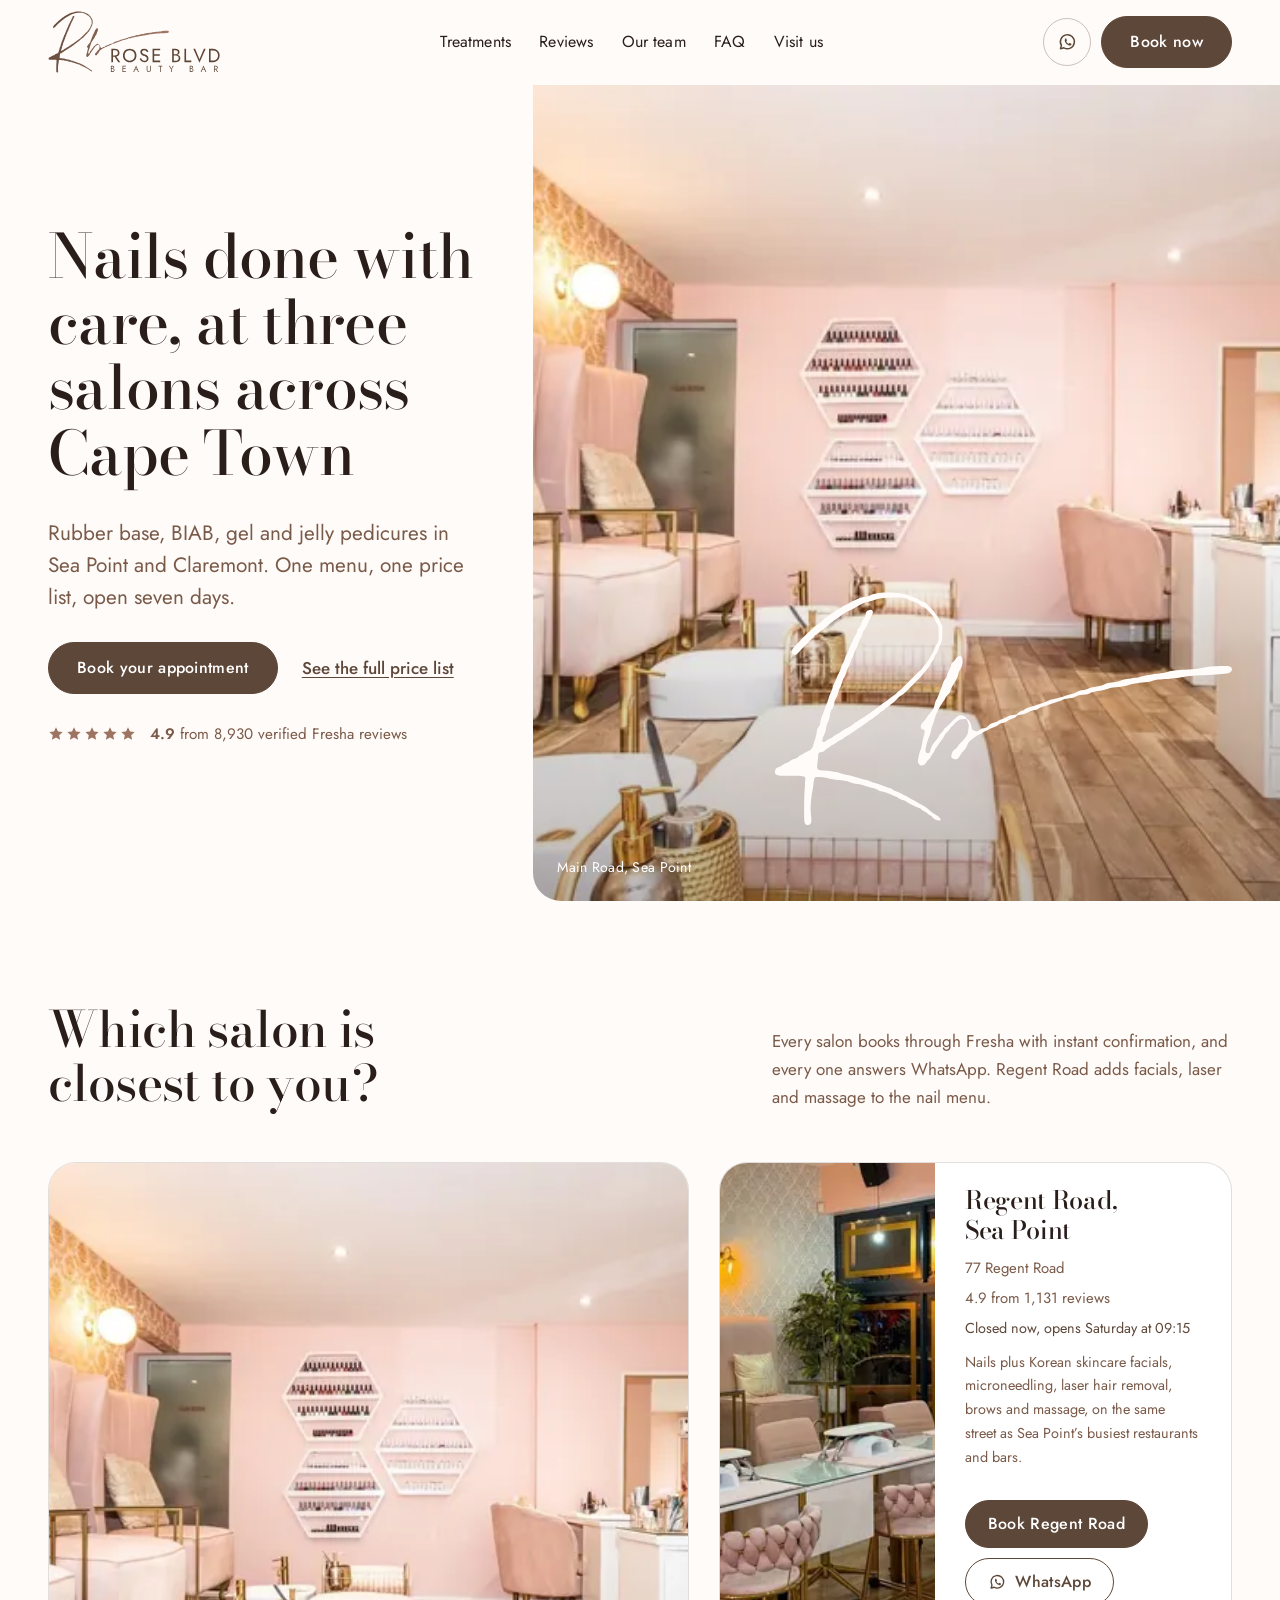
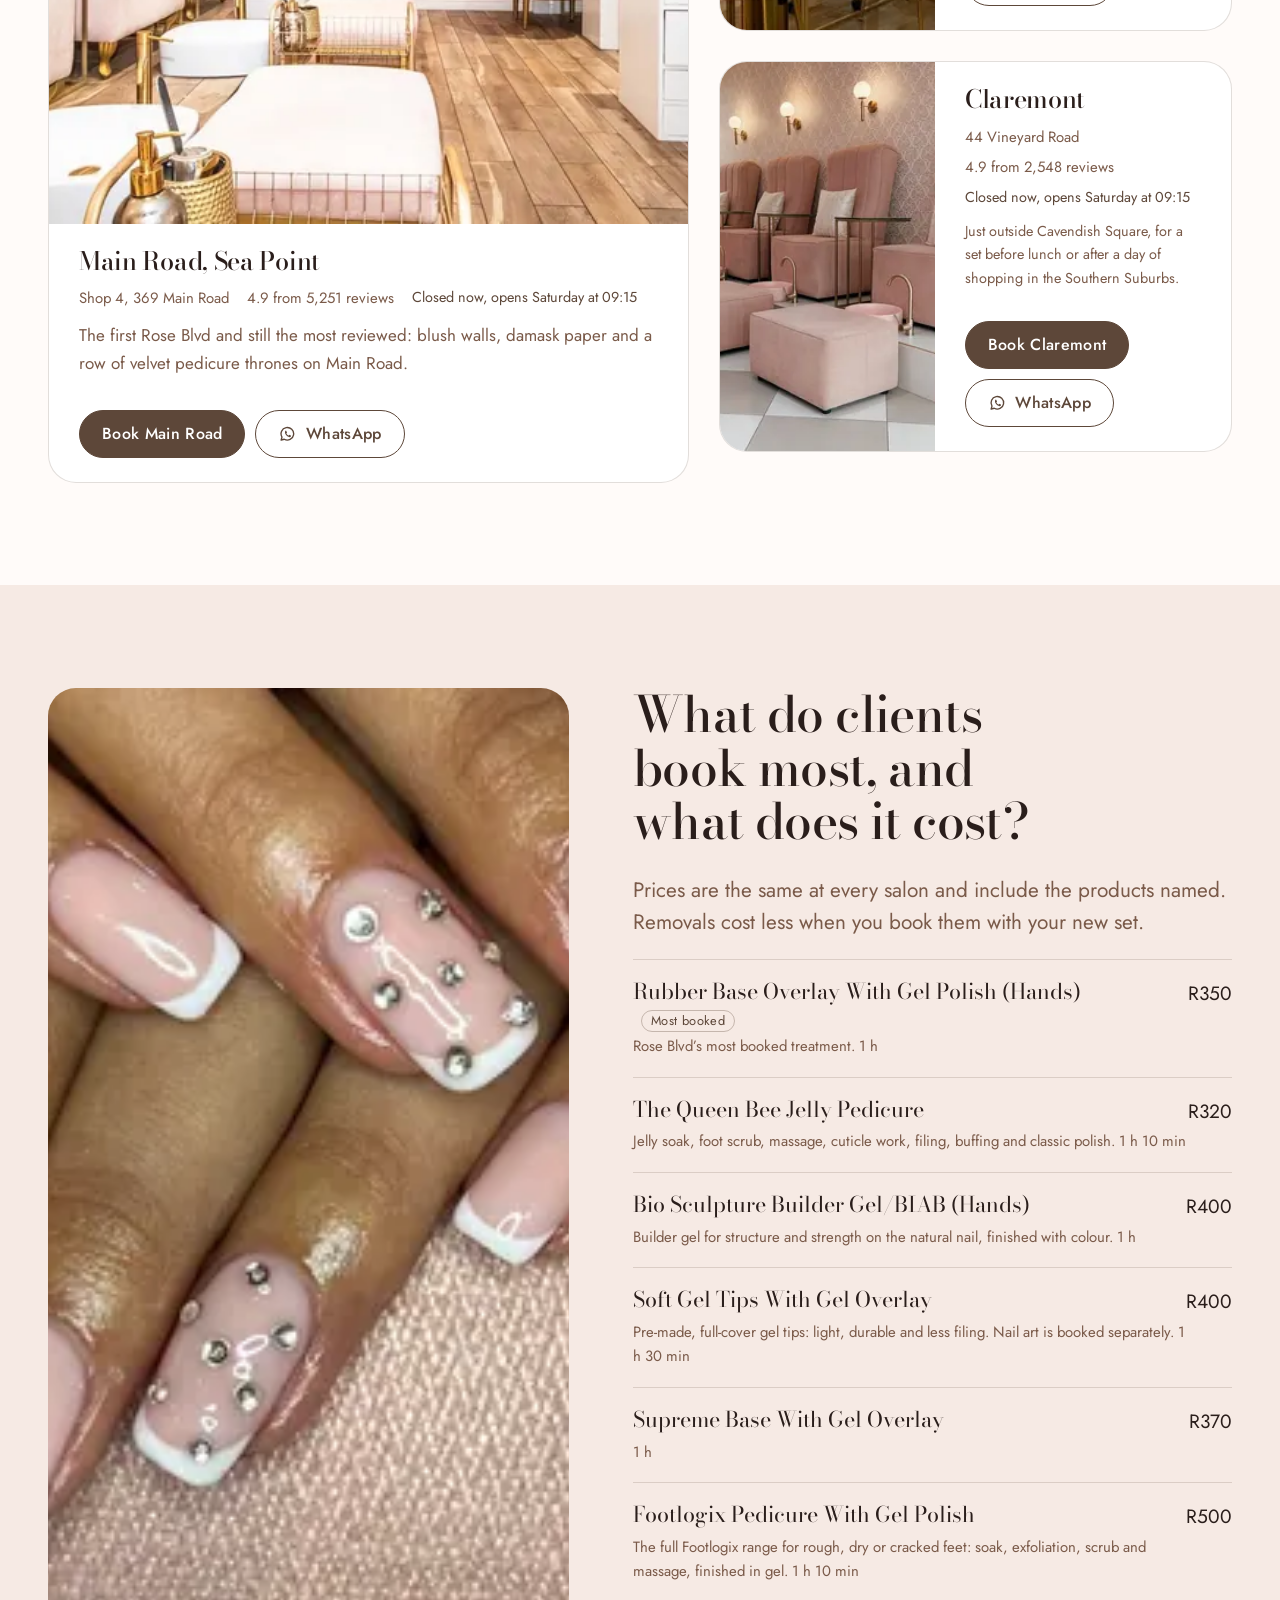
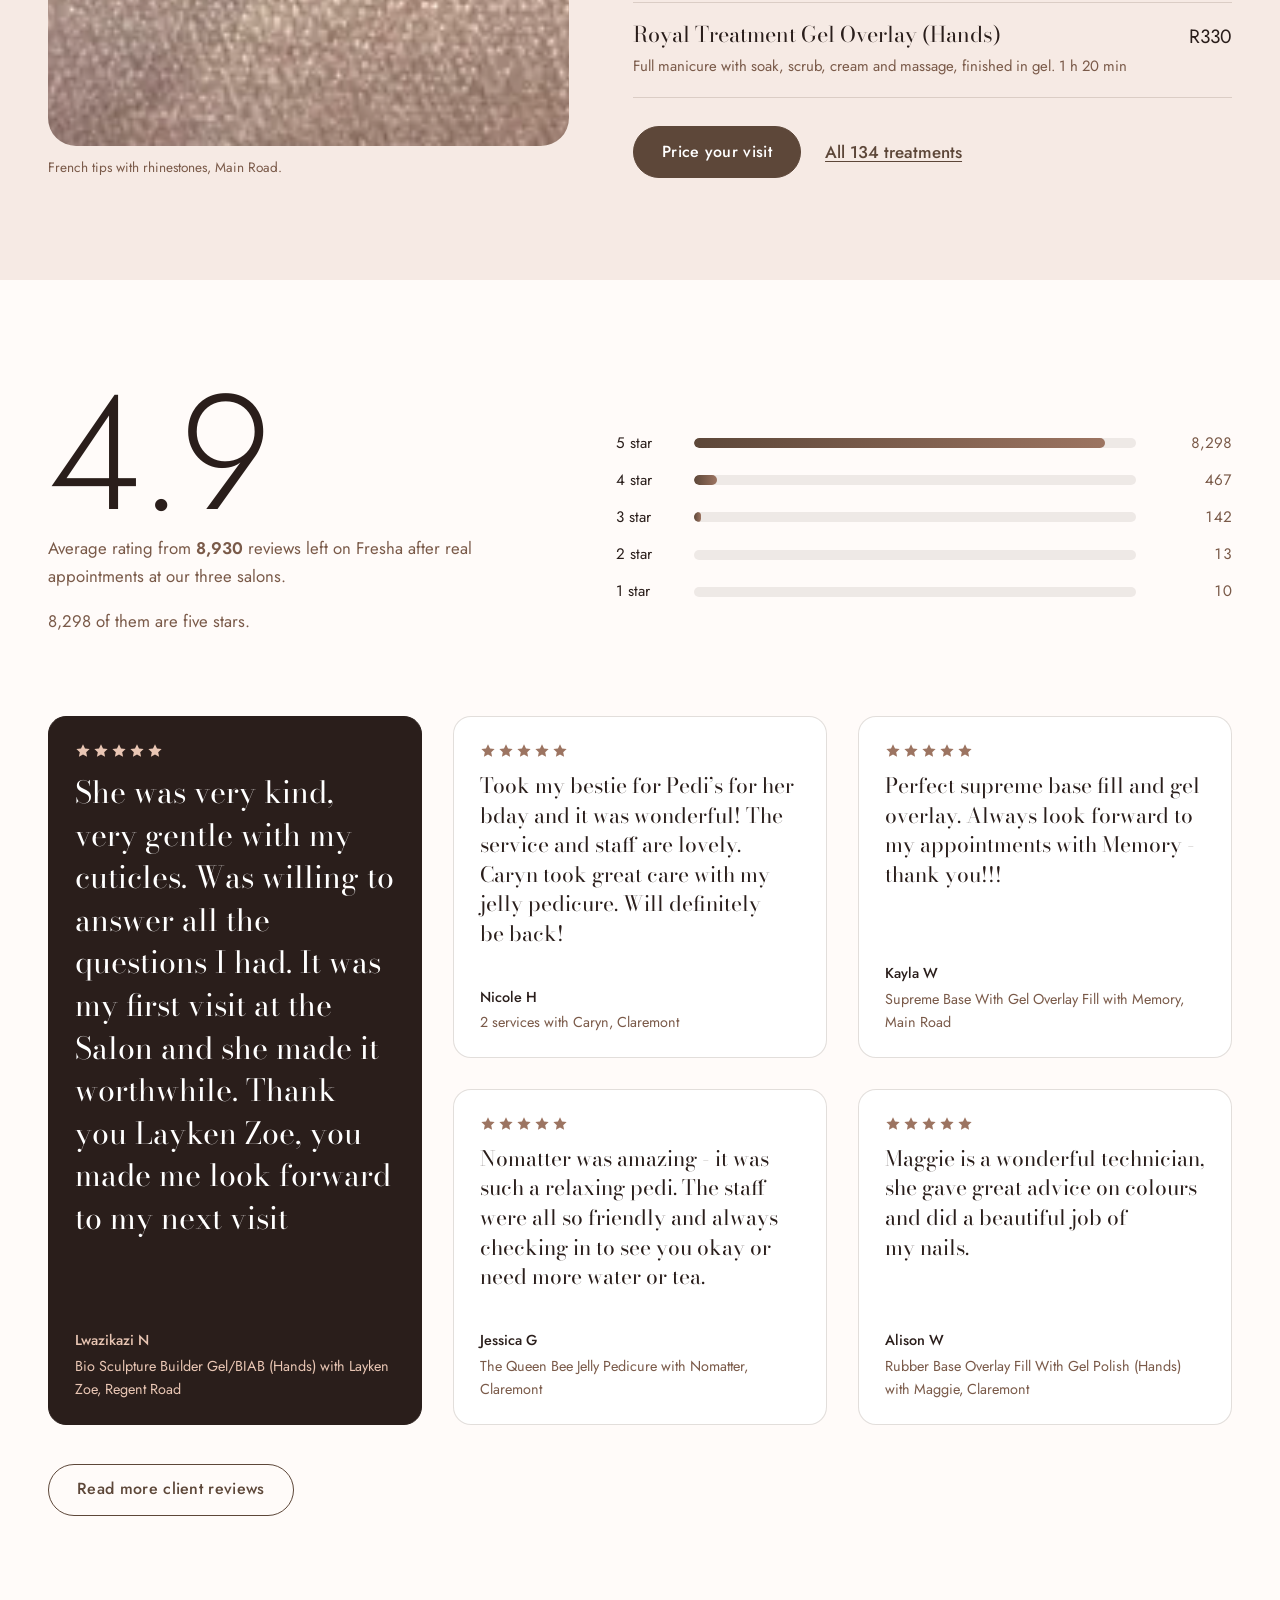
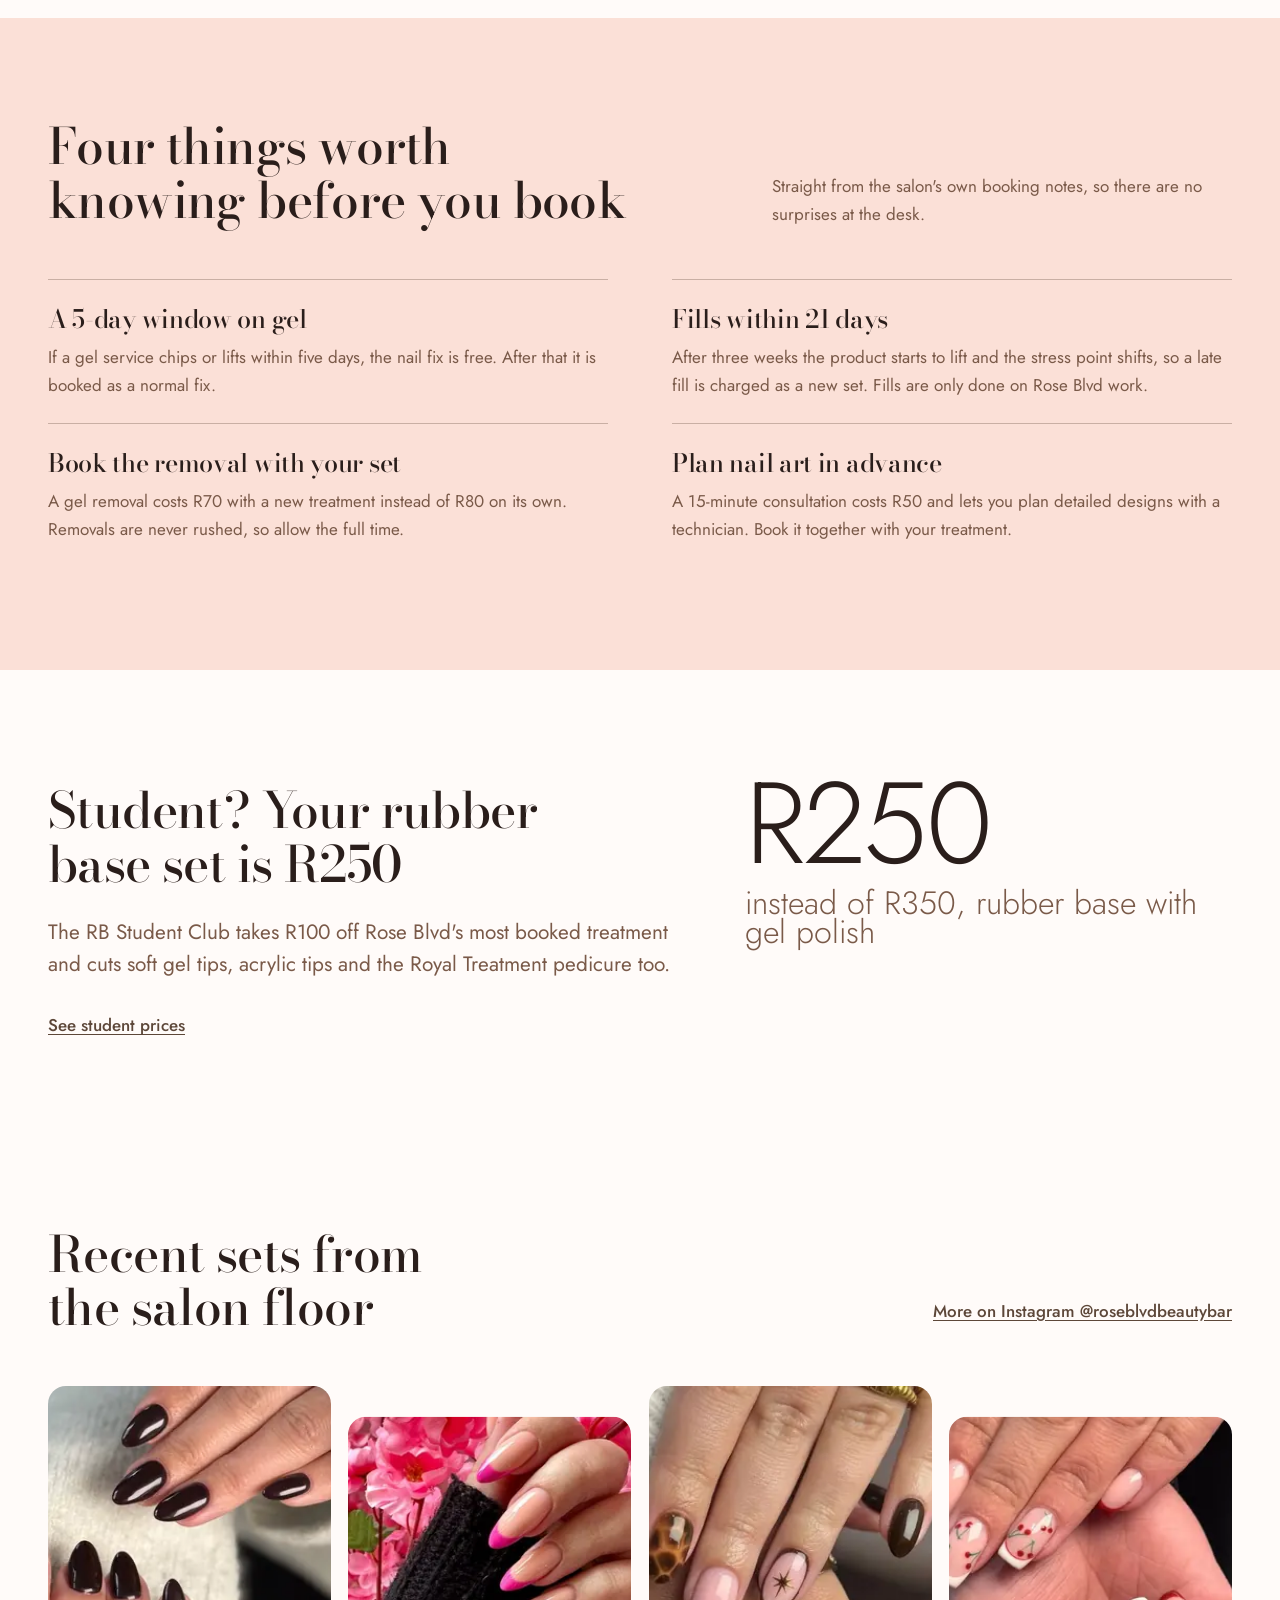
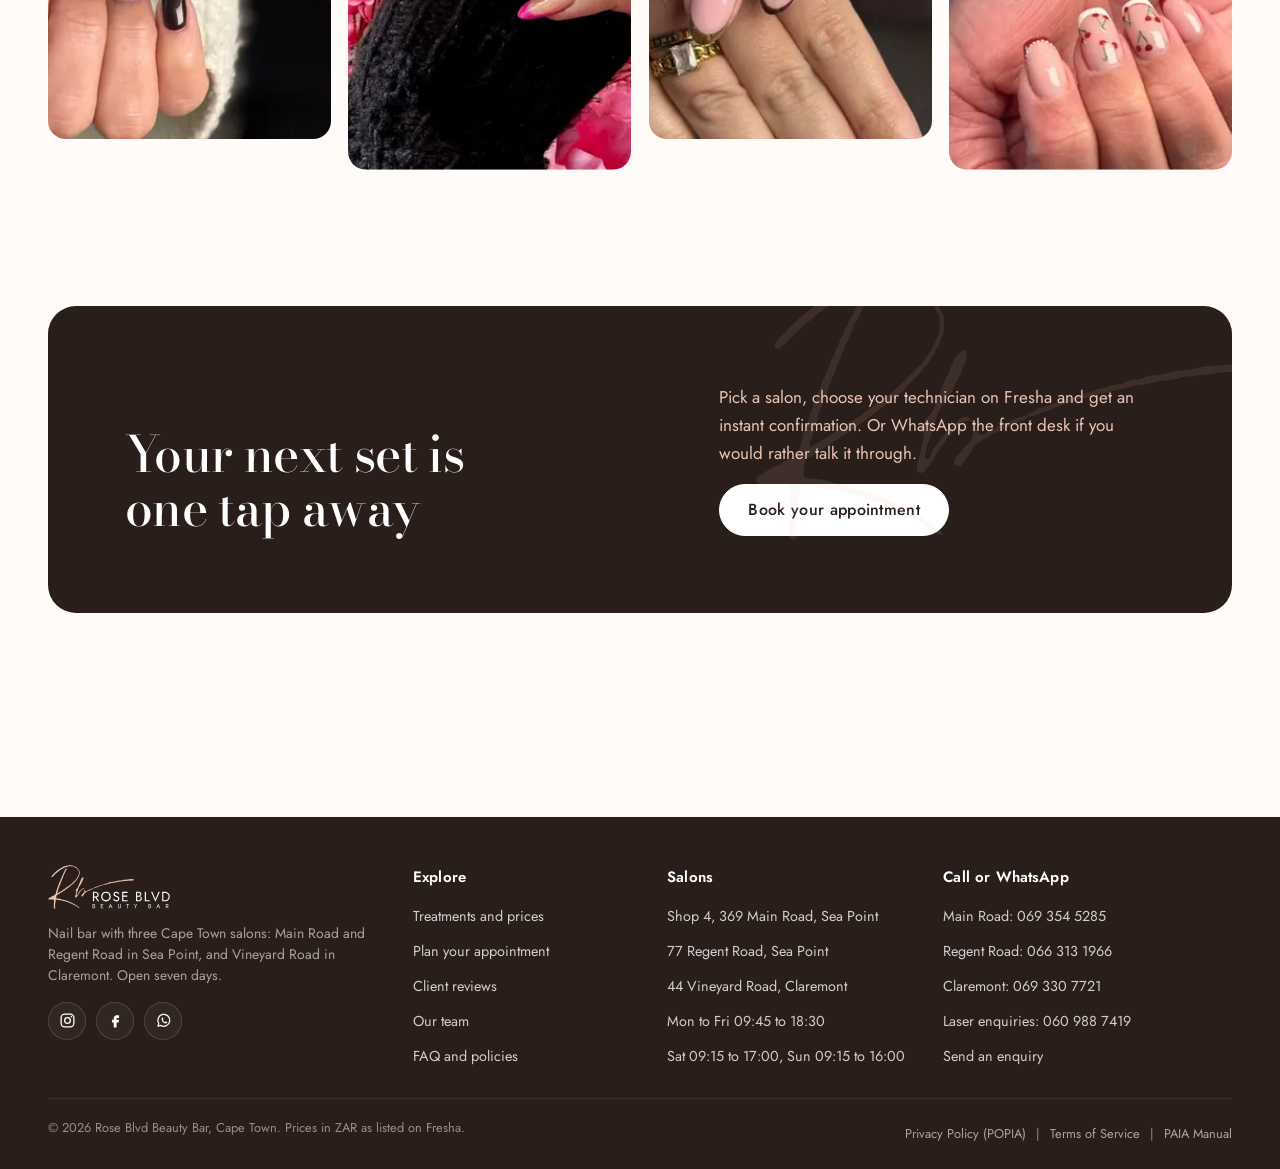
<file: index.html>
<!doctype html>
<html lang="en-ZA">
<head>
<meta charset="utf-8">
<meta name="viewport" content="width=device-width, initial-scale=1, viewport-fit=cover">
<title>Rose Blvd Beauty Bar | Nail salon in Sea Point and Claremont, Cape Town</title>
<meta name="description" content="Gel, rubber base, BIAB and jelly pedicures at three Rose Blvd salons in Sea Point and Claremont. Rated 4.9 from 8,930 Fresha reviews. Open seven days.">
<meta name="theme-color" content="#FFFBF9">
<meta property="og:type" content="website">
<meta property="og:title" content="Rose Blvd Beauty Bar | Nail salon in Sea Point and Claremont, Cape Town">
<meta property="og:description" content="Gel, rubber base, BIAB and jelly pedicures at three Rose Blvd salons in Sea Point and Claremont. Rated 4.9 from 8,930 Fresha reviews. Open seven days.">
<meta property="og:image" content="assets/images/sea-point-pedicure-thrones.webp">
<meta property="og:locale" content="en_ZA">
<link rel="icon" type="image/png" href="assets/logos/favicon.png">
<link rel="icon" type="image/svg+xml" href="assets/logos/favicon.svg">
<link rel="apple-touch-icon" href="assets/logos/apple-touch-icon.png">
<link rel="manifest" href="site.webmanifest">
<link rel="preload" href="assets/fonts/bodoni-moda-latin.woff2" as="font" type="font/woff2" crossorigin>
<link rel="preload" href="assets/fonts/jost-latin.woff2" as="font" type="font/woff2" crossorigin>
<link rel="preload" as="image" href="assets/images/sea-point-pedicure-thrones.webp" imagesrcset="assets/images/sea-point-pedicure-thrones-600.webp 600w, assets/images/sea-point-pedicure-thrones-800.webp 800w, assets/images/sea-point-pedicure-thrones-1100.webp 1100w, assets/images/sea-point-pedicure-thrones.webp 1398w" imagesizes="(max-width: 900px) 100vw, 60vw" fetchpriority="high">
<link rel="stylesheet" href="assets/css/site.css">
<script>document.documentElement.classList.add('js')</script>
<script type="application/ld+json">{"@context":"https://schema.org","@graph":[{"@type":"Organization","@id":"#organization","name":"Rose Blvd Beauty Bar","logo":"assets/logos/logo_header.png","sameAs":["https://www.instagram.com/roseblvdbeautybar/","https://www.facebook.com/p/Rose-Blvd-Beauty-Bar-100083415697375/","https://www.fresha.com/a/rose-blvd-beauty-bar-sea-point-cape-town-369-main-road-ybjlh2te","https://www.fresha.com/a/rose-blvd-beauty-bar-regent-road-cape-town-77-regent-road-aghb8du2","https://www.fresha.com/a/rose-blvd-beauty-bar-claremont-cape-town-44-vineyard-road-xi2avbh4"],"aggregateRating":{"@type":"AggregateRating","ratingValue":4.9,"bestRating":5,"ratingCount":8930}},{"@type":["NailSalon","HealthAndBeautyBusiness"],"@id":"#main","name":"Rose Blvd Beauty Bar Main Road","parentOrganization":{"@id":"#organization"},"telephone":"+27693545285","priceRange":"R20 to R1,350","currenciesAccepted":"ZAR","paymentAccepted":"Cash, Credit Card, Debit Card","image":"assets/images/sea-point-pedicure-thrones.webp","address":{"@type":"PostalAddress","streetAddress":"Shop 4, 369 Main Road","addressLocality":"Sea Point, Cape Town","addressRegion":"Western Cape","postalCode":"8060","addressCountry":"ZA"},"geo":{"@type":"GeoCoordinates","latitude":-33.917145,"longitude":18.38887},"hasMap":"https://maps.google.com/?q=Rose%20Blvd%20Beauty%20Bar%2C%20369%20Main%20Road%2C%20Sea%20Point%2C%20Cape%20Town","openingHoursSpecification":[{"@type":"OpeningHoursSpecification","dayOfWeek":["Monday","Tuesday","Wednesday","Thursday","Friday"],"opens":"09:45","closes":"18:30"},{"@type":"OpeningHoursSpecification","dayOfWeek":"Saturday","opens":"09:15","closes":"17:00"},{"@type":"OpeningHoursSpecification","dayOfWeek":"Sunday","opens":"09:15","closes":"16:00"}],"aggregateRating":{"@type":"AggregateRating","ratingValue":4.9,"bestRating":5,"ratingCount":5251},"sameAs":["https://www.fresha.com/a/rose-blvd-beauty-bar-sea-point-cape-town-369-main-road-ybjlh2te","https://www.instagram.com/roseblvdbeautybar/"]},{"@type":["NailSalon","HealthAndBeautyBusiness"],"@id":"#regent","name":"Rose Blvd Beauty Bar Regent Road","parentOrganization":{"@id":"#organization"},"telephone":"+27663131966","priceRange":"R20 to R1,350","currenciesAccepted":"ZAR","paymentAccepted":"Cash, Credit Card, Debit Card","image":"assets/images/regent-road-evening.webp","address":{"@type":"PostalAddress","streetAddress":"77 Regent Road","addressLocality":"Sea Point, Cape Town","addressRegion":"Western Cape","postalCode":"8005","addressCountry":"ZA"},"geo":{"@type":"GeoCoordinates","latitude":-33.921539,"longitude":18.382769},"hasMap":"https://maps.google.com/?q=Rose%20Blvd%20Beauty%20Bar%2C%2077%20Regent%20Road%2C%20Sea%20Point%2C%20Cape%20Town","openingHoursSpecification":[{"@type":"OpeningHoursSpecification","dayOfWeek":["Monday","Tuesday","Wednesday","Thursday","Friday"],"opens":"09:45","closes":"18:30"},{"@type":"OpeningHoursSpecification","dayOfWeek":"Saturday","opens":"09:15","closes":"17:00"},{"@type":"OpeningHoursSpecification","dayOfWeek":"Sunday","opens":"09:15","closes":"16:00"}],"aggregateRating":{"@type":"AggregateRating","ratingValue":4.9,"bestRating":5,"ratingCount":1131},"sameAs":["https://www.fresha.com/a/rose-blvd-beauty-bar-regent-road-cape-town-77-regent-road-aghb8du2","https://www.instagram.com/roseblvdbeautybar/"]},{"@type":["NailSalon","HealthAndBeautyBusiness"],"@id":"#claremont","name":"Rose Blvd Beauty Bar Claremont","parentOrganization":{"@id":"#organization"},"telephone":"+27693307721","priceRange":"R20 to R1,350","currenciesAccepted":"ZAR","paymentAccepted":"Cash, Credit Card, Debit Card","image":"assets/images/claremont-pedicure-row.webp","address":{"@type":"PostalAddress","streetAddress":"44 Vineyard Road","addressLocality":"Claremont, Cape Town","addressRegion":"Western Cape","postalCode":"7708","addressCountry":"ZA"},"geo":{"@type":"GeoCoordinates","latitude":-33.9795,"longitude":18.462835},"hasMap":"https://maps.google.com/?q=Rose%20Blvd%20Beauty%20Bar%2C%2044%20Vineyard%20Road%2C%20Claremont%2C%20Cape%20Town","openingHoursSpecification":[{"@type":"OpeningHoursSpecification","dayOfWeek":["Monday","Tuesday","Wednesday","Thursday","Friday"],"opens":"09:45","closes":"18:30"},{"@type":"OpeningHoursSpecification","dayOfWeek":"Saturday","opens":"09:15","closes":"17:00"},{"@type":"OpeningHoursSpecification","dayOfWeek":"Sunday","opens":"09:15","closes":"16:00"}],"aggregateRating":{"@type":"AggregateRating","ratingValue":4.9,"bestRating":5,"ratingCount":2548},"sameAs":["https://www.fresha.com/a/rose-blvd-beauty-bar-claremont-cape-town-44-vineyard-road-xi2avbh4","https://www.instagram.com/roseblvdbeautybar/"]},{"@type":"WebPage","@id":"#webpage","name":"Rose Blvd Beauty Bar","about":{"@id":"#organization"}}]}</script>
</head>
<body data-page="index">
<a class="skip" href="#main">Skip to content</a>
<header class="site-header">
  <div class="wrap-wide nav">
    <a class="brand" href="index.html" aria-label="Rose Blvd Beauty Bar home"><img src="assets/logos/logo-header.svg" alt="Rose Blvd Beauty Bar" width="156" height="56"></a>
    <nav aria-label="Main"><ul class="nav-links"><li><a href="treatments.html">Treatments</a></li><li><a href="reviews.html">Reviews</a></li><li><a href="team.html">Our team</a></li><li><a href="faq.html">FAQ</a></li><li><a href="contact.html">Visit us</a></li></ul></nav>
    <div class="nav-cta">
      <button class="icon-btn wa-desktop" type="button" data-book aria-label="Call or WhatsApp a salon"><svg viewBox="0 0 24 24" fill="none" stroke="currentColor" stroke-width="1.8" stroke-linejoin="round" aria-hidden="true"><path d="M4.2 20l1.1-3.9A8.4 8.4 0 1 1 8.3 19z"/><path d="M9.2 8.4c.3-.6.6-.6.9-.6h.6c.2 0 .4.1.5.4l.7 1.6c.1.2 0 .5-.1.7l-.5.6c-.1.1-.2.3 0 .5.6 1 1.4 1.8 2.5 2.4.2.1.4.1.5 0l.6-.7c.2-.2.4-.2.6-.1l1.6.8c.2.1.4.3.3.6-.1.9-.9 1.6-1.8 1.6-2.9-.1-6.2-3.3-6.3-6.1 0-.6.2-1.2.5-1.7z" fill="currentColor" stroke="none"/></svg></button>
      <a class="btn" href="contact.html#salons" data-book>Book now</a>
      <button class="icon-btn menu-toggle" type="button" aria-label="Open menu" aria-controls="drawer" aria-expanded="false" data-drawer-open><svg viewBox="0 0 24 24" fill="none" stroke="currentColor" stroke-width="1.8" stroke-linecap="round" aria-hidden="true"><path d="M4 7h16M4 12h16M4 17h10"/></svg></button>
    </div>
  </div>
</header>
<div class="drawer" id="drawer" aria-hidden="true">
  <div class="drawer-scrim" data-drawer-close></div>
  <div class="drawer-panel" role="dialog" aria-modal="true" aria-label="Menu">
    <div class="drawer-head"><img src="assets/logos/logo-header.svg" alt="Rose Blvd Beauty Bar" width="122" height="44"><button class="icon-btn" type="button" aria-label="Close menu" data-drawer-close><svg viewBox="0 0 24 24" fill="none" stroke="currentColor" stroke-width="1.8" stroke-linecap="round" aria-hidden="true"><path d="M6 6l12 12M18 6L6 18"/></svg></button></div>
    <nav aria-label="Mobile"><ul><li><a href="index.html" aria-current="page">Home</a></li><li><a href="treatments.html">Treatments</a></li><li><a href="reviews.html">Reviews</a></li><li><a href="team.html">Our team</a></li><li><a href="faq.html">FAQ</a></li><li><a href="contact.html">Visit us</a></li></ul></nav>
    <a class="btn" href="contact.html#salons" data-book>Book now</a>
    <div class="drawer-contact">
      <a href="tel:+27693545285"><span>Main Road</span><span>069 354 5285</span></a><a href="tel:+27663131966"><span>Regent Road</span><span>066 313 1966</span></a><a href="tel:+27693307721"><span>Claremont</span><span>069 330 7721</span></a>
    </div>
  </div>
</div>
<main id="main">
  <section class="hero" aria-labelledby="hero-h">
    <div class="hero-copy">
      <h1 id="hero-h">Nails done with care, at three salons across Cape Town</h1>
      <p class="lede">Rubber base, BIAB, gel and jelly pedicures in Sea Point and Claremont. One menu, one price list, open seven days.</p>
      <div class="cta-row">
        <a class="btn" href="contact.html#salons" data-book>Book your appointment</a>
        <a class="link-arrow" href="treatments.html">See the full price list</a>
      </div>
      <p class="hero-proof"><span class="stars" role="img" aria-label="Rated 4.9 out of 5"><svg viewBox="0 0 20 20" fill="currentColor" aria-hidden="true"><path d="M10 1.6l2.5 5.3 5.8.7-4.3 4 1.1 5.7L10 14.5l-5.1 2.8 1.1-5.7-4.3-4 5.8-.7z"/></svg><svg viewBox="0 0 20 20" fill="currentColor" aria-hidden="true"><path d="M10 1.6l2.5 5.3 5.8.7-4.3 4 1.1 5.7L10 14.5l-5.1 2.8 1.1-5.7-4.3-4 5.8-.7z"/></svg><svg viewBox="0 0 20 20" fill="currentColor" aria-hidden="true"><path d="M10 1.6l2.5 5.3 5.8.7-4.3 4 1.1 5.7L10 14.5l-5.1 2.8 1.1-5.7-4.3-4 5.8-.7z"/></svg><svg viewBox="0 0 20 20" fill="currentColor" aria-hidden="true"><path d="M10 1.6l2.5 5.3 5.8.7-4.3 4 1.1 5.7L10 14.5l-5.1 2.8 1.1-5.7-4.3-4 5.8-.7z"/></svg><svg viewBox="0 0 20 20" fill="currentColor" aria-hidden="true"><path d="M10 1.6l2.5 5.3 5.8.7-4.3 4 1.1 5.7L10 14.5l-5.1 2.8 1.1-5.7-4.3-4 5.8-.7z"/></svg></span><span><strong>4.9</strong> from 8,930 verified Fresha reviews</span></p>
    </div>
    <div class="hero-media">
      <img src="assets/images/sea-point-pedicure-thrones.webp" srcset="assets/images/sea-point-pedicure-thrones-600.webp 600w, assets/images/sea-point-pedicure-thrones-800.webp 800w, assets/images/sea-point-pedicure-thrones-1100.webp 1100w, assets/images/sea-point-pedicure-thrones.webp 1398w" sizes="(max-width: 900px) 100vw, 60vw" alt="Blush velvet pedicure thrones under gold wall lights at Rose Blvd Main Road, Sea Point" width="1398" height="786" fetchpriority="high">
      <span class="hero-swash" aria-hidden="true"></span>
      <span class="hero-tag">Main Road, Sea Point</span>
    </div>
  </section>

  <section class="section" aria-labelledby="salons-h">
    <div class="wrap">
      <div class="head-row">
        <h2 id="salons-h">Which salon is closest to you?</h2>
        <p class="muted">Every salon books through Fresha with instant confirmation, and every one answers WhatsApp. Regent Road adds facials, laser and massage to the nail menu.</p>
      </div>
      <div class="branches">
        
      <article class="branch branch-main" id="branch-main">
        <figure><img src="assets/images/sea-point-pedicure-thrones.webp" srcset="assets/images/sea-point-pedicure-thrones-600.webp 600w, assets/images/sea-point-pedicure-thrones-800.webp 800w, assets/images/sea-point-pedicure-thrones-1100.webp 1100w, assets/images/sea-point-pedicure-thrones.webp 1398w" sizes="(max-width: 980px) 100vw, 55vw" alt="Inside Rose Blvd Main Road" width="1398" height="786" loading="lazy" decoding="async"></figure>
        <div class="branch-body">
          <h3>Main Road, Sea Point</h3>
          <div class="branch-meta"><span>Shop 4, 369 Main Road</span><span>4.9 from 5,251 reviews</span><span class="open-status" data-open-status></span></div>
          <p class="muted">The first Rose Blvd and still the most reviewed: blush walls, damask paper and a row of velvet pedicure thrones on Main Road.</p>
          <div class="branch-actions">
            <a class="btn" href="https://www.fresha.com/a/rose-blvd-beauty-bar-sea-point-cape-town-369-main-road-ybjlh2te" target="_blank" rel="noopener">Book Main Road</a>
            <a class="btn btn-ghost" href="https://wa.me/27693545285" target="_blank" rel="noopener"><svg viewBox="0 0 24 24" fill="none" stroke="currentColor" stroke-width="1.8" stroke-linejoin="round" aria-hidden="true"><path d="M4.2 20l1.1-3.9A8.4 8.4 0 1 1 8.3 19z"/><path d="M9.2 8.4c.3-.6.6-.6.9-.6h.6c.2 0 .4.1.5.4l.7 1.6c.1.2 0 .5-.1.7l-.5.6c-.1.1-.2.3 0 .5.6 1 1.4 1.8 2.5 2.4.2.1.4.1.5 0l.6-.7c.2-.2.4-.2.6-.1l1.6.8c.2.1.4.3.3.6-.1.9-.9 1.6-1.8 1.6-2.9-.1-6.2-3.3-6.3-6.1 0-.6.2-1.2.5-1.7z" fill="currentColor" stroke="none"/></svg>WhatsApp</a>
          </div>
        </div>
      </article>
        <div class="branch-side">
          
      <article class="branch" id="branch-regent">
        <figure><img src="assets/images/regent-road-evening.webp" srcset="assets/images/regent-road-evening-600.webp 600w, assets/images/regent-road-evening-800.webp 800w, assets/images/regent-road-evening-1100.webp 1100w, assets/images/regent-road-evening.webp 1398w" sizes="(max-width: 980px) 100vw, 20vw" alt="Inside Rose Blvd Regent Road" width="1398" height="786" loading="lazy" decoding="async"></figure>
        <div class="branch-body">
          <h3>Regent Road, Sea Point</h3>
          <div class="branch-meta"><span>77 Regent Road</span><span>4.9 from 1,131 reviews</span><span class="open-status" data-open-status></span></div>
          <p class="muted small">Nails plus Korean skincare facials, microneedling, laser hair removal, brows and massage, on the same street as Sea Point’s busiest restaurants and bars.</p>
          <div class="branch-actions">
            <a class="btn" href="https://www.fresha.com/a/rose-blvd-beauty-bar-regent-road-cape-town-77-regent-road-aghb8du2" target="_blank" rel="noopener">Book Regent Road</a>
            <a class="btn btn-ghost" href="https://wa.me/27663131966" target="_blank" rel="noopener"><svg viewBox="0 0 24 24" fill="none" stroke="currentColor" stroke-width="1.8" stroke-linejoin="round" aria-hidden="true"><path d="M4.2 20l1.1-3.9A8.4 8.4 0 1 1 8.3 19z"/><path d="M9.2 8.4c.3-.6.6-.6.9-.6h.6c.2 0 .4.1.5.4l.7 1.6c.1.2 0 .5-.1.7l-.5.6c-.1.1-.2.3 0 .5.6 1 1.4 1.8 2.5 2.4.2.1.4.1.5 0l.6-.7c.2-.2.4-.2.6-.1l1.6.8c.2.1.4.3.3.6-.1.9-.9 1.6-1.8 1.6-2.9-.1-6.2-3.3-6.3-6.1 0-.6.2-1.2.5-1.7z" fill="currentColor" stroke="none"/></svg>WhatsApp</a>
          </div>
        </div>
      </article>
          
      <article class="branch" id="branch-claremont">
        <figure><img src="assets/images/claremont-pedicure-row.webp" srcset="assets/images/claremont-pedicure-row-600.webp 600w, assets/images/claremont-pedicure-row-800.webp 800w, assets/images/claremont-pedicure-row-1100.webp 1100w, assets/images/claremont-pedicure-row.webp 1398w" sizes="(max-width: 980px) 100vw, 20vw" alt="Inside Rose Blvd Claremont" width="1398" height="786" loading="lazy" decoding="async"></figure>
        <div class="branch-body">
          <h3>Claremont</h3>
          <div class="branch-meta"><span>44 Vineyard Road</span><span>4.9 from 2,548 reviews</span><span class="open-status" data-open-status></span></div>
          <p class="muted small">Just outside Cavendish Square, for a set before lunch or after a day of shopping in the Southern Suburbs.</p>
          <div class="branch-actions">
            <a class="btn" href="https://www.fresha.com/a/rose-blvd-beauty-bar-claremont-cape-town-44-vineyard-road-xi2avbh4" target="_blank" rel="noopener">Book Claremont</a>
            <a class="btn btn-ghost" href="https://wa.me/27693307721" target="_blank" rel="noopener"><svg viewBox="0 0 24 24" fill="none" stroke="currentColor" stroke-width="1.8" stroke-linejoin="round" aria-hidden="true"><path d="M4.2 20l1.1-3.9A8.4 8.4 0 1 1 8.3 19z"/><path d="M9.2 8.4c.3-.6.6-.6.9-.6h.6c.2 0 .4.1.5.4l.7 1.6c.1.2 0 .5-.1.7l-.5.6c-.1.1-.2.3 0 .5.6 1 1.4 1.8 2.5 2.4.2.1.4.1.5 0l.6-.7c.2-.2.4-.2.6-.1l1.6.8c.2.1.4.3.3.6-.1.9-.9 1.6-1.8 1.6-2.9-.1-6.2-3.3-6.3-6.1 0-.6.2-1.2.5-1.7z" fill="currentColor" stroke="none"/></svg>WhatsApp</a>
          </div>
        </div>
      </article>
        </div>
      </div>
    </div>
  </section>

  <section class="section band-soft" aria-labelledby="menu-h">
    <div class="wrap menu-split">
      <figure>
        <img src="assets/images/french-tips-rhinestones.webp" srcset="assets/images/french-tips-rhinestones-600.webp 600w, assets/images/french-tips-rhinestones-800.webp 800w, assets/images/french-tips-rhinestones-1100.webp 1100w, assets/images/french-tips-rhinestones.webp 1398w" sizes="(max-width: 900px) 100vw, 45vw" alt="Short square French tips with rhinestone details done at Rose Blvd" width="1398" height="786" loading="lazy" decoding="async">
        <figcaption>French tips with rhinestones, Main Road.</figcaption>
      </figure>
      <div>
        <h2 id="menu-h">What do clients book most, and what does it cost?</h2>
        <p class="lede">Prices are the same at every salon and include the products named. Removals cost less when you book them with your new set.</p>
        <ul class="price-list">
          <li class="price-row"><span class="price-name">Rubber Base Overlay With Gel Polish (Hands)<span class="tag">Most booked</span></span><span class="price-amt">R350</span><p class="price-note">Rose Blvd’s most booked treatment. 1 h</p></li><li class="price-row"><span class="price-name">The Queen Bee Jelly Pedicure</span><span class="price-amt">R320</span><p class="price-note">Jelly soak, foot scrub, massage, cuticle work, filing, buffing and classic polish. 1 h 10 min</p></li><li class="price-row"><span class="price-name">Bio Sculpture Builder Gel/BIAB (Hands)</span><span class="price-amt">R400</span><p class="price-note">Builder gel for structure and strength on the natural nail, finished with colour. 1 h</p></li><li class="price-row"><span class="price-name">Soft Gel Tips With Gel Overlay</span><span class="price-amt">R400</span><p class="price-note">Pre-made, full-cover gel tips: light, durable and less filing. Nail art is booked separately. 1 h 30 min</p></li><li class="price-row"><span class="price-name">Supreme Base With Gel Overlay</span><span class="price-amt">R370</span><p class="price-note">1 h</p></li><li class="price-row"><span class="price-name">Footlogix Pedicure With Gel Polish</span><span class="price-amt">R500</span><p class="price-note">The full Footlogix range for rough, dry or cracked feet: soak, exfoliation, scrub and massage, finished in gel. 1 h 10 min</p></li><li class="price-row"><span class="price-name">Royal Treatment Gel Overlay (Hands)</span><span class="price-amt">R330</span><p class="price-note">Full manicure with soak, scrub, cream and massage, finished in gel. 1 h 20 min</p></li>
        </ul>
        <div class="cta-row" style="margin-top:28px">
          <a class="btn" href="treatments.html#planner">Price your visit</a>
          <a class="link-arrow" href="treatments.html">All 134 treatments</a>
        </div>
      </div>
    </div>
  </section>

  <section class="section" aria-labelledby="rev-h">
    <div class="wrap">
      <div class="ledger" data-reveal>
        <div>
          <h2 id="rev-h" class="visually-hidden">What do clients say about Rose Blvd?</h2>
          <div class="score" aria-hidden="true">4.9</div>
          <p class="score-sub">Average rating from <strong>8,930</strong> reviews left on Fresha after real appointments at our three salons.</p>
          <p class="score-sub">8,298 of them are five stars.</p>
        </div>
        <div><ul class="dist"><li><span>5 star</span><span class="bar" aria-hidden="true"><span style="--w:92.92%"></span></span><span class="n">8,298</span></li><li><span>4 star</span><span class="bar" aria-hidden="true"><span style="--w:5.23%"></span></span><span class="n">467</span></li><li><span>3 star</span><span class="bar" aria-hidden="true"><span style="--w:1.59%"></span></span><span class="n">142</span></li><li><span>2 star</span><span class="bar" aria-hidden="true"><span style="--w:0.15%"></span></span><span class="n">13</span></li><li><span>1 star</span><span class="bar" aria-hidden="true"><span style="--w:0.11%"></span></span><span class="n">10</span></li></ul></div>
      </div>
      <div class="quote-wall quote-wall-home" style="margin-top:clamp(40px,5vw,72px)">
        
        <figure class="quote big">
          <span class="stars" role="img" aria-label="5 out of 5 stars"><svg viewBox="0 0 20 20" fill="currentColor" aria-hidden="true"><path d="M10 1.6l2.5 5.3 5.8.7-4.3 4 1.1 5.7L10 14.5l-5.1 2.8 1.1-5.7-4.3-4 5.8-.7z"/></svg><svg viewBox="0 0 20 20" fill="currentColor" aria-hidden="true"><path d="M10 1.6l2.5 5.3 5.8.7-4.3 4 1.1 5.7L10 14.5l-5.1 2.8 1.1-5.7-4.3-4 5.8-.7z"/></svg><svg viewBox="0 0 20 20" fill="currentColor" aria-hidden="true"><path d="M10 1.6l2.5 5.3 5.8.7-4.3 4 1.1 5.7L10 14.5l-5.1 2.8 1.1-5.7-4.3-4 5.8-.7z"/></svg><svg viewBox="0 0 20 20" fill="currentColor" aria-hidden="true"><path d="M10 1.6l2.5 5.3 5.8.7-4.3 4 1.1 5.7L10 14.5l-5.1 2.8 1.1-5.7-4.3-4 5.8-.7z"/></svg><svg viewBox="0 0 20 20" fill="currentColor" aria-hidden="true"><path d="M10 1.6l2.5 5.3 5.8.7-4.3 4 1.1 5.7L10 14.5l-5.1 2.8 1.1-5.7-4.3-4 5.8-.7z"/></svg></span>
          
          <blockquote><p>She was very kind, very gentle with my cuticles. Was willing to answer all the questions I had. It was my first visit at the Salon and she made it worthwhile. Thank you Layken Zoe, you made me look forward to my next visit</p></blockquote>
          <figcaption><strong>Lwazikazi N</strong><span>Bio Sculpture Builder Gel/BIAB (Hands) with Layken Zoe, Regent Road</span></figcaption>
        </figure>
        
        <figure class="quote">
          <span class="stars" role="img" aria-label="5 out of 5 stars"><svg viewBox="0 0 20 20" fill="currentColor" aria-hidden="true"><path d="M10 1.6l2.5 5.3 5.8.7-4.3 4 1.1 5.7L10 14.5l-5.1 2.8 1.1-5.7-4.3-4 5.8-.7z"/></svg><svg viewBox="0 0 20 20" fill="currentColor" aria-hidden="true"><path d="M10 1.6l2.5 5.3 5.8.7-4.3 4 1.1 5.7L10 14.5l-5.1 2.8 1.1-5.7-4.3-4 5.8-.7z"/></svg><svg viewBox="0 0 20 20" fill="currentColor" aria-hidden="true"><path d="M10 1.6l2.5 5.3 5.8.7-4.3 4 1.1 5.7L10 14.5l-5.1 2.8 1.1-5.7-4.3-4 5.8-.7z"/></svg><svg viewBox="0 0 20 20" fill="currentColor" aria-hidden="true"><path d="M10 1.6l2.5 5.3 5.8.7-4.3 4 1.1 5.7L10 14.5l-5.1 2.8 1.1-5.7-4.3-4 5.8-.7z"/></svg><svg viewBox="0 0 20 20" fill="currentColor" aria-hidden="true"><path d="M10 1.6l2.5 5.3 5.8.7-4.3 4 1.1 5.7L10 14.5l-5.1 2.8 1.1-5.7-4.3-4 5.8-.7z"/></svg></span>
          
          <blockquote><p>Took my bestie for Pedi’s for her bday and it was wonderful! The service and staff are lovely. Caryn took great care with my jelly pedicure. Will definitely be back!</p></blockquote>
          <figcaption><strong>Nicole H</strong><span>2 services with Caryn, Claremont</span></figcaption>
        </figure>
        <figure class="quote">
          <span class="stars" role="img" aria-label="5 out of 5 stars"><svg viewBox="0 0 20 20" fill="currentColor" aria-hidden="true"><path d="M10 1.6l2.5 5.3 5.8.7-4.3 4 1.1 5.7L10 14.5l-5.1 2.8 1.1-5.7-4.3-4 5.8-.7z"/></svg><svg viewBox="0 0 20 20" fill="currentColor" aria-hidden="true"><path d="M10 1.6l2.5 5.3 5.8.7-4.3 4 1.1 5.7L10 14.5l-5.1 2.8 1.1-5.7-4.3-4 5.8-.7z"/></svg><svg viewBox="0 0 20 20" fill="currentColor" aria-hidden="true"><path d="M10 1.6l2.5 5.3 5.8.7-4.3 4 1.1 5.7L10 14.5l-5.1 2.8 1.1-5.7-4.3-4 5.8-.7z"/></svg><svg viewBox="0 0 20 20" fill="currentColor" aria-hidden="true"><path d="M10 1.6l2.5 5.3 5.8.7-4.3 4 1.1 5.7L10 14.5l-5.1 2.8 1.1-5.7-4.3-4 5.8-.7z"/></svg><svg viewBox="0 0 20 20" fill="currentColor" aria-hidden="true"><path d="M10 1.6l2.5 5.3 5.8.7-4.3 4 1.1 5.7L10 14.5l-5.1 2.8 1.1-5.7-4.3-4 5.8-.7z"/></svg></span>
          
          <blockquote><p>Perfect supreme base fill and gel overlay. Always look forward to my appointments with Memory - thank you!!!</p></blockquote>
          <figcaption><strong>Kayla W</strong><span>Supreme Base With Gel Overlay Fill with Memory, Main Road</span></figcaption>
        </figure>
        <figure class="quote">
          <span class="stars" role="img" aria-label="5 out of 5 stars"><svg viewBox="0 0 20 20" fill="currentColor" aria-hidden="true"><path d="M10 1.6l2.5 5.3 5.8.7-4.3 4 1.1 5.7L10 14.5l-5.1 2.8 1.1-5.7-4.3-4 5.8-.7z"/></svg><svg viewBox="0 0 20 20" fill="currentColor" aria-hidden="true"><path d="M10 1.6l2.5 5.3 5.8.7-4.3 4 1.1 5.7L10 14.5l-5.1 2.8 1.1-5.7-4.3-4 5.8-.7z"/></svg><svg viewBox="0 0 20 20" fill="currentColor" aria-hidden="true"><path d="M10 1.6l2.5 5.3 5.8.7-4.3 4 1.1 5.7L10 14.5l-5.1 2.8 1.1-5.7-4.3-4 5.8-.7z"/></svg><svg viewBox="0 0 20 20" fill="currentColor" aria-hidden="true"><path d="M10 1.6l2.5 5.3 5.8.7-4.3 4 1.1 5.7L10 14.5l-5.1 2.8 1.1-5.7-4.3-4 5.8-.7z"/></svg><svg viewBox="0 0 20 20" fill="currentColor" aria-hidden="true"><path d="M10 1.6l2.5 5.3 5.8.7-4.3 4 1.1 5.7L10 14.5l-5.1 2.8 1.1-5.7-4.3-4 5.8-.7z"/></svg></span>
          
          <blockquote><p>Nomatter was amazing - it was such a relaxing pedi. The staff were all so friendly and always checking in to see you okay or need more water or tea.</p></blockquote>
          <figcaption><strong>Jessica G</strong><span>The Queen Bee Jelly Pedicure with Nomatter, Claremont</span></figcaption>
        </figure>
        <figure class="quote">
          <span class="stars" role="img" aria-label="5 out of 5 stars"><svg viewBox="0 0 20 20" fill="currentColor" aria-hidden="true"><path d="M10 1.6l2.5 5.3 5.8.7-4.3 4 1.1 5.7L10 14.5l-5.1 2.8 1.1-5.7-4.3-4 5.8-.7z"/></svg><svg viewBox="0 0 20 20" fill="currentColor" aria-hidden="true"><path d="M10 1.6l2.5 5.3 5.8.7-4.3 4 1.1 5.7L10 14.5l-5.1 2.8 1.1-5.7-4.3-4 5.8-.7z"/></svg><svg viewBox="0 0 20 20" fill="currentColor" aria-hidden="true"><path d="M10 1.6l2.5 5.3 5.8.7-4.3 4 1.1 5.7L10 14.5l-5.1 2.8 1.1-5.7-4.3-4 5.8-.7z"/></svg><svg viewBox="0 0 20 20" fill="currentColor" aria-hidden="true"><path d="M10 1.6l2.5 5.3 5.8.7-4.3 4 1.1 5.7L10 14.5l-5.1 2.8 1.1-5.7-4.3-4 5.8-.7z"/></svg><svg viewBox="0 0 20 20" fill="currentColor" aria-hidden="true"><path d="M10 1.6l2.5 5.3 5.8.7-4.3 4 1.1 5.7L10 14.5l-5.1 2.8 1.1-5.7-4.3-4 5.8-.7z"/></svg></span>
          
          <blockquote><p>Maggie is a wonderful technician,  she gave great advice on colours and did a beautiful job of my nails.</p></blockquote>
          <figcaption><strong>Alison W</strong><span>Rubber Base Overlay Fill With Gel Polish (Hands) with Maggie, Claremont</span></figcaption>
        </figure>
      </div>
      <div class="cta-row"><a class="btn btn-ghost" href="reviews.html">Read more client reviews</a></div>
    </div>
  </section>

  <section class="section band-blush" aria-labelledby="pol-h">
    <div class="wrap">
      <div class="head-row">
        <h2 id="pol-h">Four things worth knowing before you book</h2>
        <p class="muted">Straight from the salon's own booking notes, so there are no surprises at the desk.</p>
      </div>
      <div class="policy-grid">
        <div class="policy"><h3>A 5-day window on gel</h3><p>If a gel service chips or lifts within five days, the nail fix is free. After that it is booked as a normal fix.</p></div>
        <div class="policy"><h3>Fills within 21 days</h3><p>After three weeks the product starts to lift and the stress point shifts, so a late fill is charged as a new set. Fills are only done on Rose Blvd work.</p></div>
        <div class="policy"><h3>Book the removal with your set</h3><p>A gel removal costs R70 with a new treatment instead of R80 on its own. Removals are never rushed, so allow the full time.</p></div>
        <div class="policy"><h3>Plan nail art in advance</h3><p>A 15-minute consultation costs R50 and lets you plan detailed designs with a technician. Book it together with your treatment.</p></div>
      </div>
    </div>
  </section>

  <section class="section" aria-labelledby="stu-h">
    <div class="wrap statement">
      <div>
        <h2 id="stu-h">Student? Your rubber base set is R250</h2>
        <p class="lede">The RB Student Club takes R100 off Rose Blvd's most booked treatment and cuts soft gel tips, acrylic tips and the Royal Treatment pedicure too.</p>
        <a class="link-arrow" href="treatments.html#rb-student-club">See student prices</a>
      </div>
      <p class="big-price" aria-hidden="true">R250<small>instead of R350, rubber base with gel polish</small></p>
    </div>
  </section>

  <section class="section-tight" aria-labelledby="gal-h">
    <div class="wrap">
      <div class="head-row">
        <h2 id="gal-h">Recent sets from the salon floor</h2>
        <a class="link-arrow" href="https://www.instagram.com/roseblvdbeautybar/" target="_blank" rel="noopener">More on Instagram @roseblvdbeautybar</a>
      </div>
      <div class="strip">
        <figure><img src="assets/images/burgundy-almond-gel.webp" srcset="assets/images/burgundy-almond-gel-600.webp 600w, assets/images/burgundy-almond-gel-800.webp 800w, assets/images/burgundy-almond-gel-1100.webp 1100w, assets/images/burgundy-almond-gel.webp 1398w" sizes="(max-width: 760px) 50vw, 25vw" alt="Glossy burgundy almond gel nails" width="1398" height="786" loading="lazy" decoding="async"></figure>
        <figure><img src="assets/images/pink-french-almond-nails.webp" srcset="assets/images/pink-french-almond-nails-600.webp 600w, assets/images/pink-french-almond-nails-800.webp 800w, assets/images/pink-french-almond-nails-1100.webp 1100w, assets/images/pink-french-almond-nails.webp 1398w" sizes="(max-width: 760px) 50vw, 25vw" alt="Pink French almond nails against cherry blossom" width="1398" height="786" loading="lazy" decoding="async"></figure>
        <figure><img src="assets/images/tortoiseshell-nail-art.webp" srcset="assets/images/tortoiseshell-nail-art-600.webp 600w, assets/images/tortoiseshell-nail-art-800.webp 800w, assets/images/tortoiseshell-nail-art-1100.webp 1100w, assets/images/tortoiseshell-nail-art.webp 1200w" sizes="(max-width: 760px) 50vw, 25vw" alt="Tortoiseshell and star nail art on short nails" width="1200" height="675" loading="lazy" decoding="async"></figure>
        <figure><img src="assets/images/cherry-french-tips.webp" srcset="assets/images/cherry-french-tips-600.webp 600w, assets/images/cherry-french-tips-800.webp 800w, assets/images/cherry-french-tips-1100.webp 1100w, assets/images/cherry-french-tips.webp 1398w" sizes="(max-width: 760px) 50vw, 25vw" alt="French tips with small cherry details" width="1398" height="786" loading="lazy" decoding="async"></figure>
      </div>
    </div>
  </section>

  
<section class="section" aria-labelledby="final-h">
  <div class="wrap">
    <div class="final">
      <span class="mark" aria-hidden="true"></span>
      <div><h2 id="final-h">Your next set is one tap away</h2></div>
      <div>
        <p>Pick a salon, choose your technician on Fresha and get an instant confirmation. Or WhatsApp the front desk if you would rather talk it through.</p>
        <div class="cta-row"><a class="btn btn-light" href="contact.html#salons" data-book>Book your appointment</a></div>
      </div>
    </div>
  </div>
</section>
</main>
<dialog class="book-dialog" id="book-dialog" aria-labelledby="book-title">
  <div class="book-inner">
    <button class="icon-btn book-close" type="button" aria-label="Close" data-book-close><svg viewBox="0 0 24 24" fill="none" stroke="currentColor" stroke-width="1.8" stroke-linecap="round" aria-hidden="true"><path d="M6 6l12 12M18 6L6 18"/></svg></button>
    <h2 id="book-title">Choose your salon</h2>
    <p class="muted">Same nail menu and prices at all three. Fresha confirms your slot instantly; WhatsApp reaches the front desk.</p>
    <ul class="book-list">
      <li class="book-item">
        <strong>Main Road<span class="tag">The original salon</span></strong>
        <span class="addr">Shop 4, 369 Main Road, Sea Point <span class="open-status" data-open-status></span></span>
        <span class="acts">
          <a class="btn" href="https://www.fresha.com/a/rose-blvd-beauty-bar-sea-point-cape-town-369-main-road-ybjlh2te" target="_blank" rel="noopener" data-track="fresha-main">Book on Fresha</a>
          <a class="icon-btn" href="https://wa.me/27693545285" target="_blank" rel="noopener" aria-label="WhatsApp Main Road"><svg viewBox="0 0 24 24" fill="none" stroke="currentColor" stroke-width="1.8" stroke-linejoin="round" aria-hidden="true"><path d="M4.2 20l1.1-3.9A8.4 8.4 0 1 1 8.3 19z"/><path d="M9.2 8.4c.3-.6.6-.6.9-.6h.6c.2 0 .4.1.5.4l.7 1.6c.1.2 0 .5-.1.7l-.5.6c-.1.1-.2.3 0 .5.6 1 1.4 1.8 2.5 2.4.2.1.4.1.5 0l.6-.7c.2-.2.4-.2.6-.1l1.6.8c.2.1.4.3.3.6-.1.9-.9 1.6-1.8 1.6-2.9-.1-6.2-3.3-6.3-6.1 0-.6.2-1.2.5-1.7z" fill="currentColor" stroke="none"/></svg></a>
          <a class="icon-btn" href="tel:+27693545285" aria-label="Call Main Road on 069 354 5285"><svg viewBox="0 0 24 24" fill="none" stroke="currentColor" stroke-width="1.8" stroke-linecap="round" stroke-linejoin="round" aria-hidden="true"><path d="M22 16.9v3a2 2 0 0 1-2.2 2 19.8 19.8 0 0 1-8.6-3.1 19.5 19.5 0 0 1-6-6A19.8 19.8 0 0 1 2.1 4.2 2 2 0 0 1 4.1 2h3a2 2 0 0 1 2 1.7c.1 1 .4 1.9.7 2.8a2 2 0 0 1-.5 2.1L8.1 9.9a16 16 0 0 0 6 6l1.3-1.3a2 2 0 0 1 2.1-.4c.9.3 1.8.6 2.8.7a2 2 0 0 1 1.7 2z"/></svg></a>
        </span>
      </li><li class="book-item">
        <strong>Regent Road<span class="tag">Nails, skin and laser</span></strong>
        <span class="addr">77 Regent Road, Sea Point <span class="open-status" data-open-status></span></span>
        <span class="acts">
          <a class="btn" href="https://www.fresha.com/a/rose-blvd-beauty-bar-regent-road-cape-town-77-regent-road-aghb8du2" target="_blank" rel="noopener" data-track="fresha-regent">Book on Fresha</a>
          <a class="icon-btn" href="https://wa.me/27663131966" target="_blank" rel="noopener" aria-label="WhatsApp Regent Road"><svg viewBox="0 0 24 24" fill="none" stroke="currentColor" stroke-width="1.8" stroke-linejoin="round" aria-hidden="true"><path d="M4.2 20l1.1-3.9A8.4 8.4 0 1 1 8.3 19z"/><path d="M9.2 8.4c.3-.6.6-.6.9-.6h.6c.2 0 .4.1.5.4l.7 1.6c.1.2 0 .5-.1.7l-.5.6c-.1.1-.2.3 0 .5.6 1 1.4 1.8 2.5 2.4.2.1.4.1.5 0l.6-.7c.2-.2.4-.2.6-.1l1.6.8c.2.1.4.3.3.6-.1.9-.9 1.6-1.8 1.6-2.9-.1-6.2-3.3-6.3-6.1 0-.6.2-1.2.5-1.7z" fill="currentColor" stroke="none"/></svg></a>
          <a class="icon-btn" href="tel:+27663131966" aria-label="Call Regent Road on 066 313 1966"><svg viewBox="0 0 24 24" fill="none" stroke="currentColor" stroke-width="1.8" stroke-linecap="round" stroke-linejoin="round" aria-hidden="true"><path d="M22 16.9v3a2 2 0 0 1-2.2 2 19.8 19.8 0 0 1-8.6-3.1 19.5 19.5 0 0 1-6-6A19.8 19.8 0 0 1 2.1 4.2 2 2 0 0 1 4.1 2h3a2 2 0 0 1 2 1.7c.1 1 .4 1.9.7 2.8a2 2 0 0 1-.5 2.1L8.1 9.9a16 16 0 0 0 6 6l1.3-1.3a2 2 0 0 1 2.1-.4c.9.3 1.8.6 2.8.7a2 2 0 0 1 1.7 2z"/></svg></a>
        </span>
      </li><li class="book-item">
        <strong>Claremont<span class="tag">Outside Cavendish Square</span></strong>
        <span class="addr">44 Vineyard Road, Claremont <span class="open-status" data-open-status></span></span>
        <span class="acts">
          <a class="btn" href="https://www.fresha.com/a/rose-blvd-beauty-bar-claremont-cape-town-44-vineyard-road-xi2avbh4" target="_blank" rel="noopener" data-track="fresha-claremont">Book on Fresha</a>
          <a class="icon-btn" href="https://wa.me/27693307721" target="_blank" rel="noopener" aria-label="WhatsApp Claremont"><svg viewBox="0 0 24 24" fill="none" stroke="currentColor" stroke-width="1.8" stroke-linejoin="round" aria-hidden="true"><path d="M4.2 20l1.1-3.9A8.4 8.4 0 1 1 8.3 19z"/><path d="M9.2 8.4c.3-.6.6-.6.9-.6h.6c.2 0 .4.1.5.4l.7 1.6c.1.2 0 .5-.1.7l-.5.6c-.1.1-.2.3 0 .5.6 1 1.4 1.8 2.5 2.4.2.1.4.1.5 0l.6-.7c.2-.2.4-.2.6-.1l1.6.8c.2.1.4.3.3.6-.1.9-.9 1.6-1.8 1.6-2.9-.1-6.2-3.3-6.3-6.1 0-.6.2-1.2.5-1.7z" fill="currentColor" stroke="none"/></svg></a>
          <a class="icon-btn" href="tel:+27693307721" aria-label="Call Claremont on 069 330 7721"><svg viewBox="0 0 24 24" fill="none" stroke="currentColor" stroke-width="1.8" stroke-linecap="round" stroke-linejoin="round" aria-hidden="true"><path d="M22 16.9v3a2 2 0 0 1-2.2 2 19.8 19.8 0 0 1-8.6-3.1 19.5 19.5 0 0 1-6-6A19.8 19.8 0 0 1 2.1 4.2 2 2 0 0 1 4.1 2h3a2 2 0 0 1 2 1.7c.1 1 .4 1.9.7 2.8a2 2 0 0 1-.5 2.1L8.1 9.9a16 16 0 0 0 6 6l1.3-1.3a2 2 0 0 1 2.1-.4c.9.3 1.8.6 2.8.7a2 2 0 0 1 1.7 2z"/></svg></a>
        </span>
      </li>
    </ul>
  </div>
</dialog>
<footer class="site-footer">
  <div class="wrap-wide">
    <div class="footer-grid">
      <div>
        <img class="flogo" src="assets/logos/logo-footer.svg" alt="Rose Blvd Beauty Bar" width="123" height="44" loading="lazy">
        <p class="footer-bio">Nail bar with three Cape Town salons: Main Road and Regent Road in Sea Point, and Vineyard Road in Claremont. Open seven days.</p>
        <div class="socials">
          <a href="https://www.instagram.com/roseblvdbeautybar/" target="_blank" rel="noopener" aria-label="Rose Blvd on Instagram"><svg viewBox="0 0 24 24" fill="none" stroke="currentColor" stroke-width="1.8" aria-hidden="true"><rect x="3" y="3" width="18" height="18" rx="5"/><circle cx="12" cy="12" r="4"/><circle cx="17.5" cy="6.5" r="1.1" fill="currentColor" stroke="none"/></svg></a>
          <a href="https://www.facebook.com/p/Rose-Blvd-Beauty-Bar-100083415697375/" target="_blank" rel="noopener" aria-label="Rose Blvd on Facebook"><svg viewBox="0 0 24 24" fill="currentColor" aria-hidden="true"><path d="M14 8.5h3V4.6h-3.1C10.8 4.6 9.5 6.4 9.5 9.1V11H7v3.8h2.5V22h4v-7.2h3l.5-3.8H13.5V9.6c0-.7.4-1.1.5-1.1z"/></svg></a>
          <a href="https://wa.me/27693545285" target="_blank" rel="noopener" aria-label="WhatsApp Rose Blvd Main Road"><svg viewBox="0 0 24 24" fill="none" stroke="currentColor" stroke-width="1.8" stroke-linejoin="round" aria-hidden="true"><path d="M4.2 20l1.1-3.9A8.4 8.4 0 1 1 8.3 19z"/><path d="M9.2 8.4c.3-.6.6-.6.9-.6h.6c.2 0 .4.1.5.4l.7 1.6c.1.2 0 .5-.1.7l-.5.6c-.1.1-.2.3 0 .5.6 1 1.4 1.8 2.5 2.4.2.1.4.1.5 0l.6-.7c.2-.2.4-.2.6-.1l1.6.8c.2.1.4.3.3.6-.1.9-.9 1.6-1.8 1.6-2.9-.1-6.2-3.3-6.3-6.1 0-.6.2-1.2.5-1.7z" fill="currentColor" stroke="none"/></svg></a>
        </div>
      </div>
      <div>
        <p class="footer-title">Explore</p>
        <ul class="footer-list">
          <li><a href="treatments.html">Treatments and prices</a></li>
          <li><a href="treatments.html#planner">Plan your appointment</a></li>
          <li><a href="reviews.html">Client reviews</a></li>
          <li><a href="team.html">Our team</a></li>
          <li><a href="faq.html">FAQ and policies</a></li>
        </ul>
      </div>
      <div>
        <p class="footer-title">Salons</p>
        <ul class="footer-list">
          <li><a href="contact.html#salon-main">Shop 4, 369 Main Road, Sea Point</a></li><li><a href="contact.html#salon-regent">77 Regent Road, Sea Point</a></li><li><a href="contact.html#salon-claremont">44 Vineyard Road, Claremont</a></li>
          <li><a href="contact.html#hours">Mon to Fri 09:45 to 18:30</a></li>
          <li><a href="contact.html#hours">Sat 09:15 to 17:00, Sun 09:15 to 16:00</a></li>
        </ul>
      </div>
      <div>
        <p class="footer-title">Call or WhatsApp</p>
        <ul class="footer-list">
          <li><a href="tel:+27693545285">Main Road: 069 354 5285</a></li><li><a href="tel:+27663131966">Regent Road: 066 313 1966</a></li><li><a href="tel:+27693307721">Claremont: 069 330 7721</a></li>
          <li><a href="tel:+27609887419">Laser enquiries: 060 988 7419</a></li>
          <li><a href="contact.html#enquire">Send an enquiry</a></li>
        </ul>
      </div>
    </div>
    <div class="footer-sub">
      <span>&copy; <span data-year>2026</span> Rose Blvd Beauty Bar, Cape Town. Prices in ZAR as listed on Fresha.</span>
      <div class="footer-legal-links">
        <a href="privacy-policy.html" class="footer-legal-link">Privacy Policy (POPIA)</a>
        <span aria-hidden="true">|</span>
        <a href="terms-of-service.html" class="footer-legal-link">Terms of Service</a>
        <span aria-hidden="true">|</span>
        <a href="paia-manual.html" class="footer-legal-link">PAIA Manual</a>
      </div>
    </div>
  </div>
</footer>
<div class="mbar" data-mbar>
  <a class="btn" href="contact.html#salons" data-book>Book now</a>
  <a class="btn btn-ghost" href="treatments.html#planner">Price my visit</a>
</div>
<script src="assets/js/site.js" defer></script>
</body>
</html>
</file>
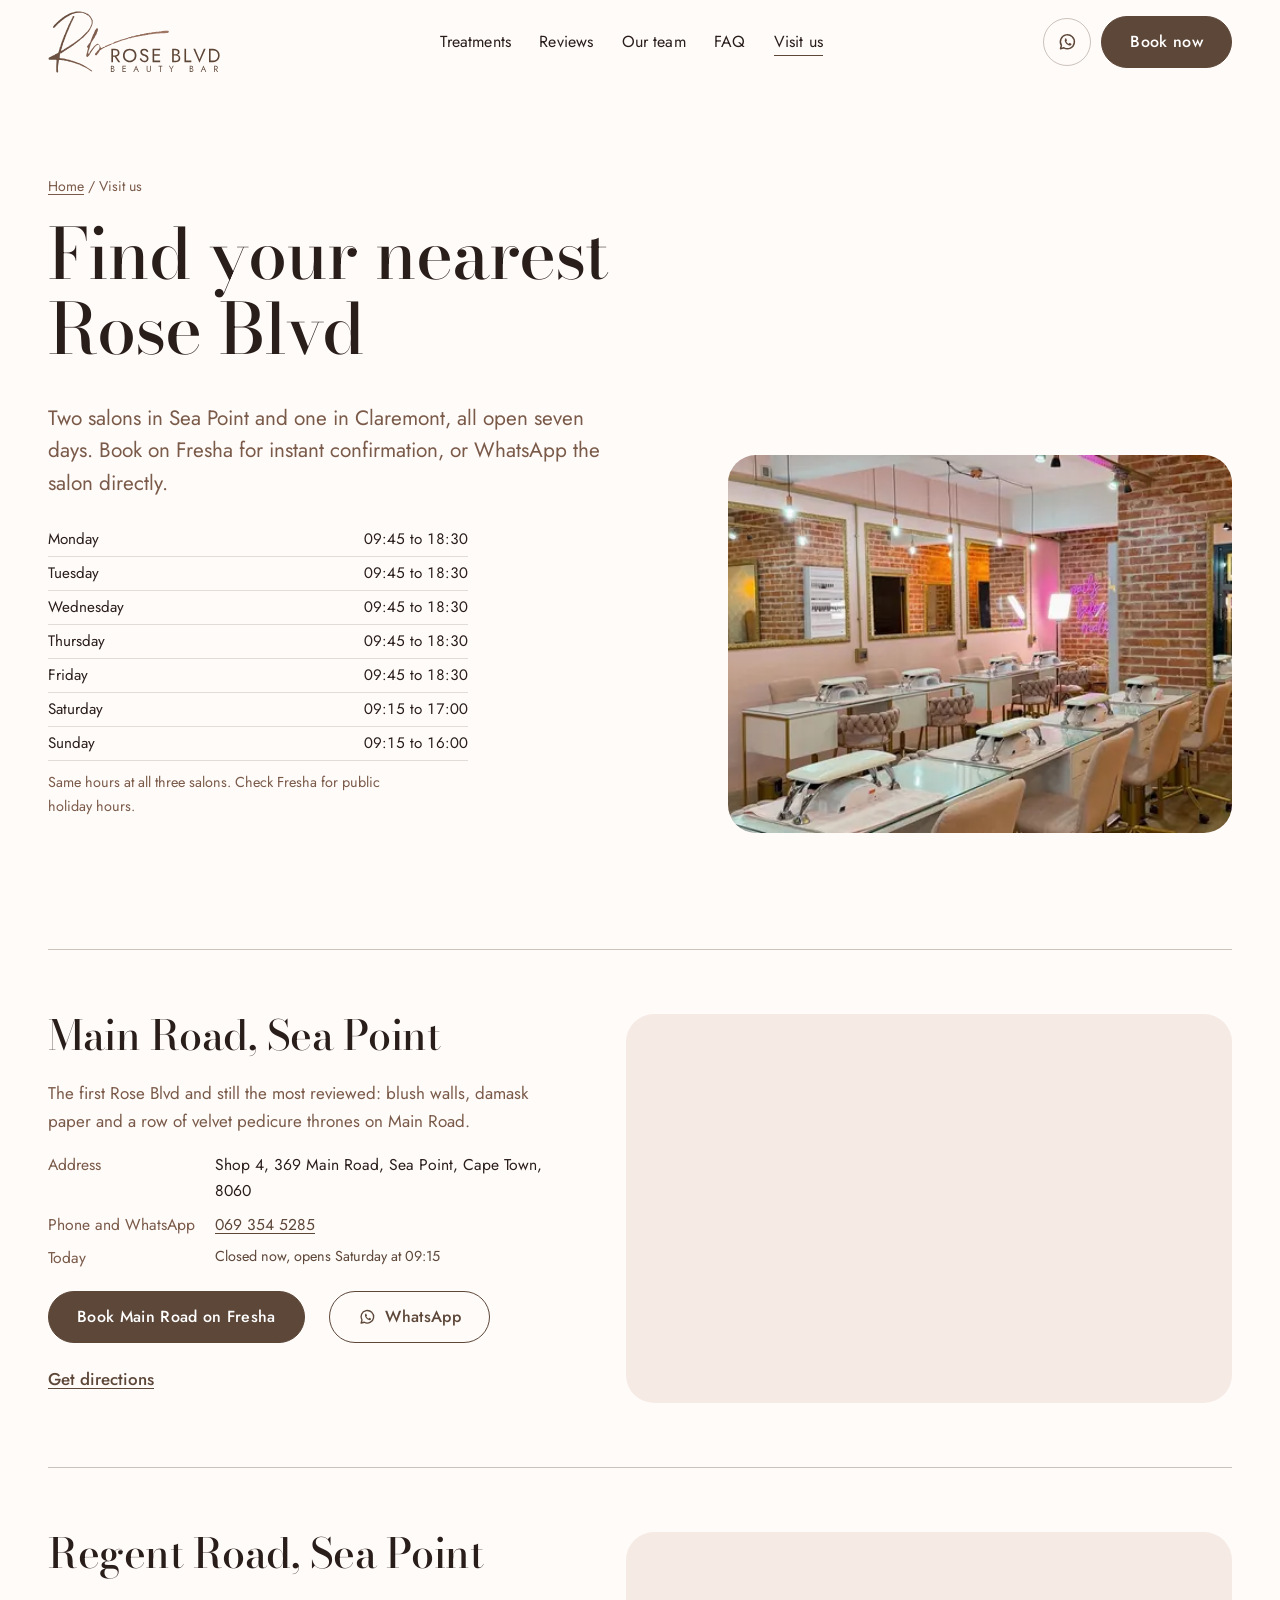
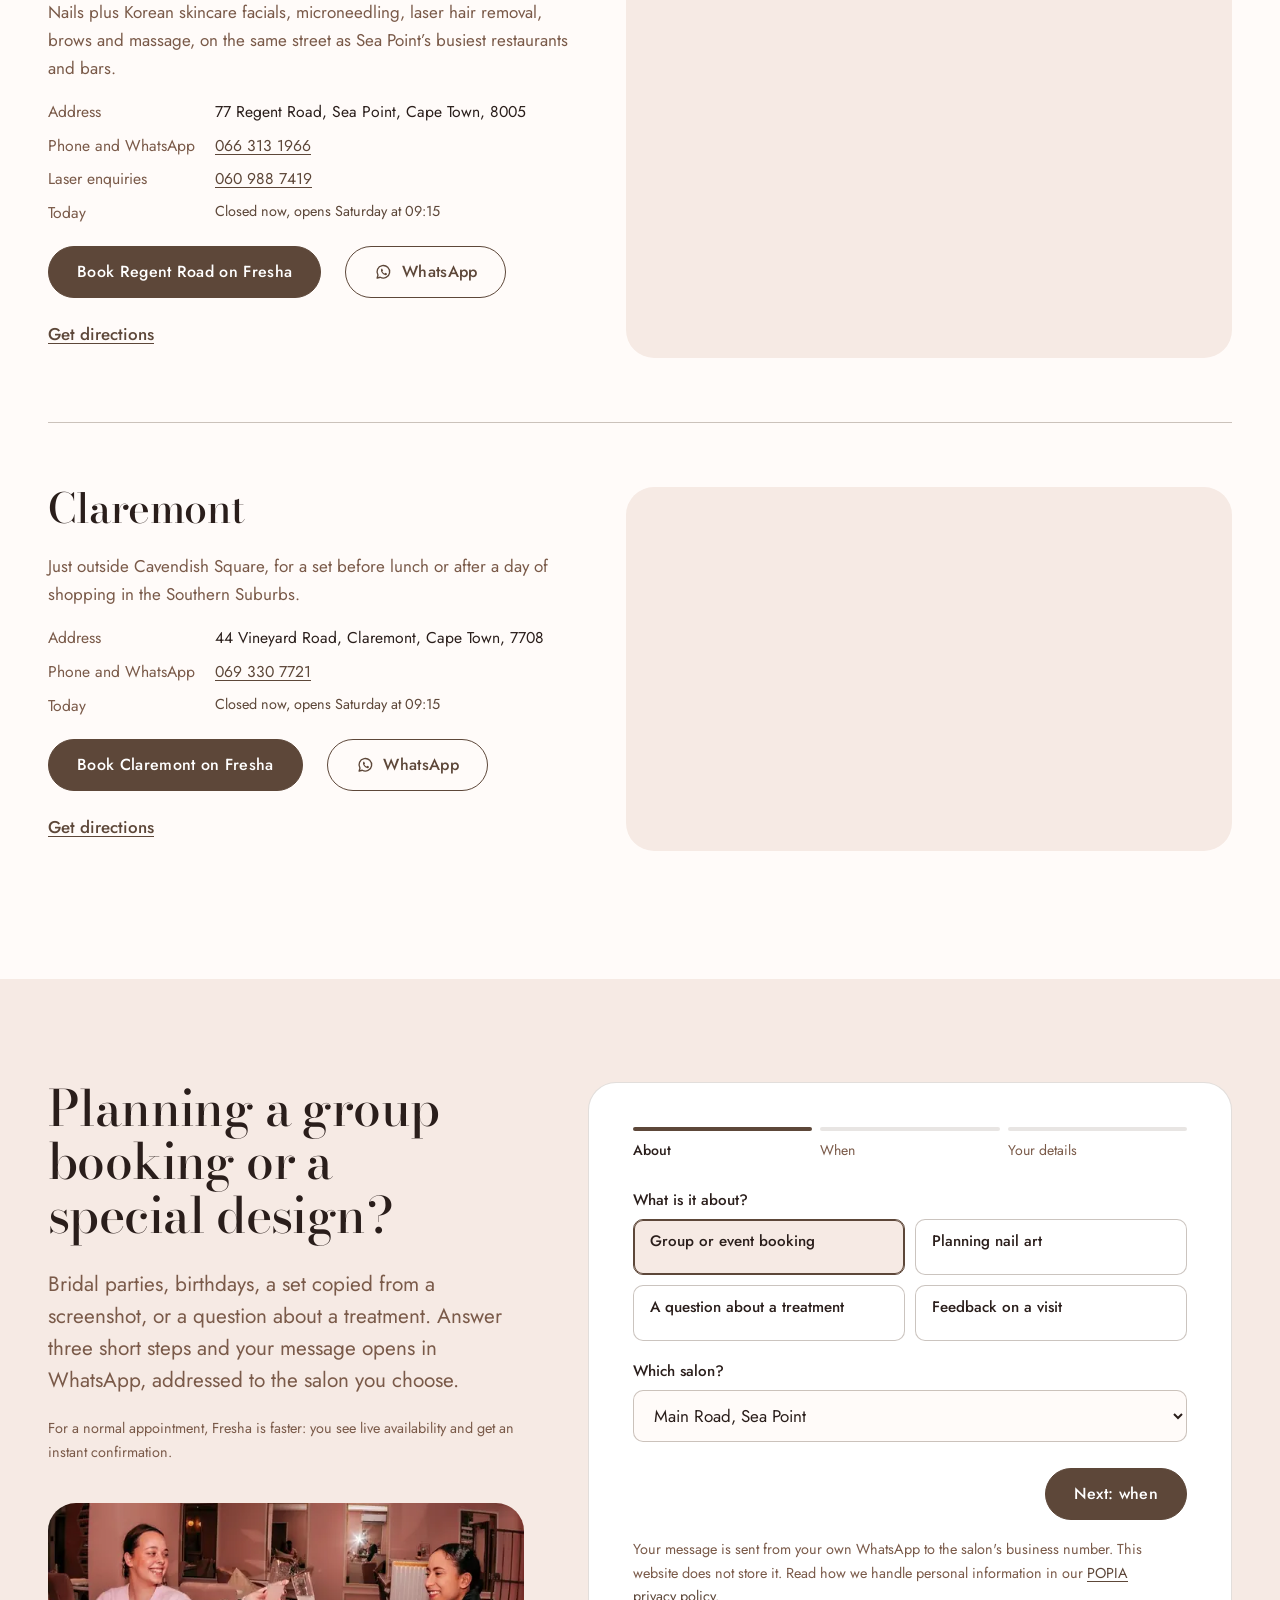
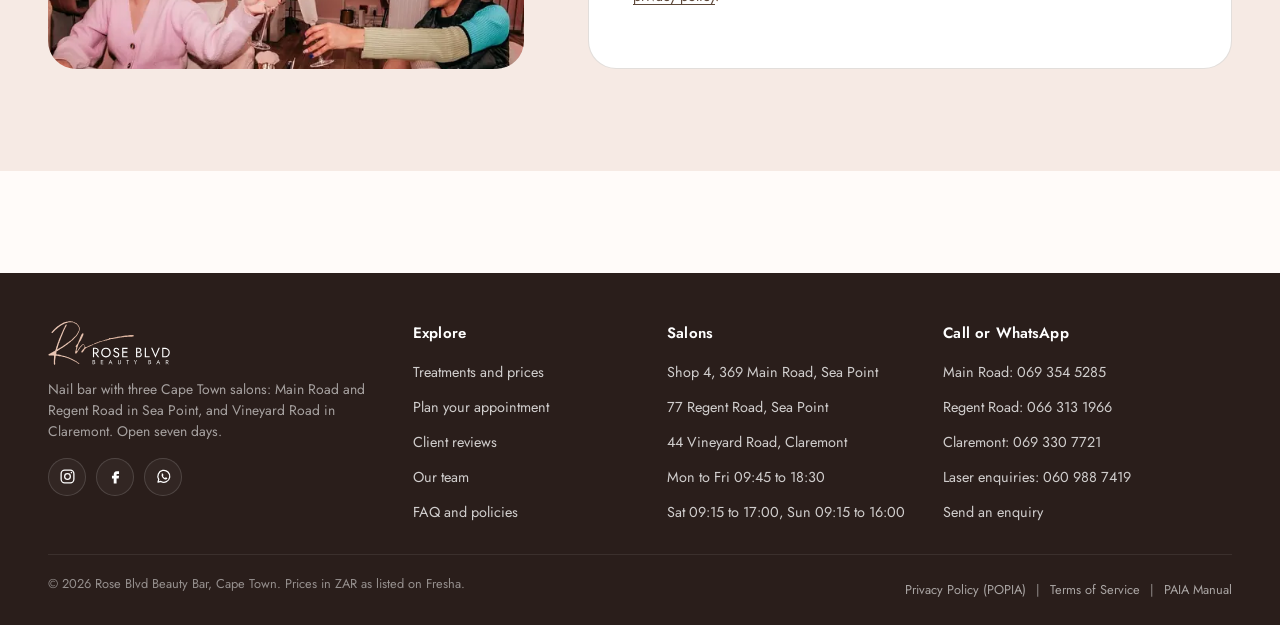
<file: contact.html>
<!doctype html>
<html lang="en-ZA">
<head>
<meta charset="utf-8">
<meta name="viewport" content="width=device-width, initial-scale=1, viewport-fit=cover">
<title>Visit us | Rose Blvd Beauty Bar Main Road, Regent Road and Claremont</title>
<meta name="description" content="Addresses, maps, opening hours and WhatsApp numbers for Rose Blvd Beauty Bar: 369 Main Road and 77 Regent Road in Sea Point, and 44 Vineyard Road in Claremont.">
<meta name="theme-color" content="#FFFBF9">
<meta property="og:type" content="website">
<meta property="og:title" content="Visit us | Rose Blvd Beauty Bar Main Road, Regent Road and Claremont">
<meta property="og:description" content="Addresses, maps, opening hours and WhatsApp numbers for Rose Blvd Beauty Bar: 369 Main Road and 77 Regent Road in Sea Point, and 44 Vineyard Road in Claremont.">
<meta property="og:image" content="assets/images/sea-point-pedicure-thrones.webp">
<meta property="og:locale" content="en_ZA">
<link rel="icon" type="image/png" href="assets/logos/favicon.png">
<link rel="icon" type="image/svg+xml" href="assets/logos/favicon.svg">
<link rel="apple-touch-icon" href="assets/logos/apple-touch-icon.png">
<link rel="manifest" href="site.webmanifest">
<link rel="preload" href="assets/fonts/bodoni-moda-latin.woff2" as="font" type="font/woff2" crossorigin>
<link rel="preload" href="assets/fonts/jost-latin.woff2" as="font" type="font/woff2" crossorigin>
<link rel="stylesheet" href="assets/css/site.css">
<script>document.documentElement.classList.add('js')</script>
<script type="application/ld+json">{"@context":"https://schema.org","@graph":[{"@type":"Organization","@id":"#organization","name":"Rose Blvd Beauty Bar","logo":"assets/logos/logo_header.png","sameAs":["https://www.instagram.com/roseblvdbeautybar/","https://www.facebook.com/p/Rose-Blvd-Beauty-Bar-100083415697375/","https://www.fresha.com/a/rose-blvd-beauty-bar-sea-point-cape-town-369-main-road-ybjlh2te","https://www.fresha.com/a/rose-blvd-beauty-bar-regent-road-cape-town-77-regent-road-aghb8du2","https://www.fresha.com/a/rose-blvd-beauty-bar-claremont-cape-town-44-vineyard-road-xi2avbh4"],"aggregateRating":{"@type":"AggregateRating","ratingValue":4.9,"bestRating":5,"ratingCount":8930}},{"@type":["NailSalon","HealthAndBeautyBusiness"],"@id":"#main","name":"Rose Blvd Beauty Bar Main Road","parentOrganization":{"@id":"#organization"},"telephone":"+27693545285","priceRange":"R20 to R1,350","currenciesAccepted":"ZAR","paymentAccepted":"Cash, Credit Card, Debit Card","image":"assets/images/sea-point-pedicure-thrones.webp","address":{"@type":"PostalAddress","streetAddress":"Shop 4, 369 Main Road","addressLocality":"Sea Point, Cape Town","addressRegion":"Western Cape","postalCode":"8060","addressCountry":"ZA"},"geo":{"@type":"GeoCoordinates","latitude":-33.917145,"longitude":18.38887},"hasMap":"https://maps.google.com/?q=Rose%20Blvd%20Beauty%20Bar%2C%20369%20Main%20Road%2C%20Sea%20Point%2C%20Cape%20Town","openingHoursSpecification":[{"@type":"OpeningHoursSpecification","dayOfWeek":["Monday","Tuesday","Wednesday","Thursday","Friday"],"opens":"09:45","closes":"18:30"},{"@type":"OpeningHoursSpecification","dayOfWeek":"Saturday","opens":"09:15","closes":"17:00"},{"@type":"OpeningHoursSpecification","dayOfWeek":"Sunday","opens":"09:15","closes":"16:00"}],"aggregateRating":{"@type":"AggregateRating","ratingValue":4.9,"bestRating":5,"ratingCount":5251},"sameAs":["https://www.fresha.com/a/rose-blvd-beauty-bar-sea-point-cape-town-369-main-road-ybjlh2te","https://www.instagram.com/roseblvdbeautybar/"]},{"@type":["NailSalon","HealthAndBeautyBusiness"],"@id":"#regent","name":"Rose Blvd Beauty Bar Regent Road","parentOrganization":{"@id":"#organization"},"telephone":"+27663131966","priceRange":"R20 to R1,350","currenciesAccepted":"ZAR","paymentAccepted":"Cash, Credit Card, Debit Card","image":"assets/images/regent-road-evening.webp","address":{"@type":"PostalAddress","streetAddress":"77 Regent Road","addressLocality":"Sea Point, Cape Town","addressRegion":"Western Cape","postalCode":"8005","addressCountry":"ZA"},"geo":{"@type":"GeoCoordinates","latitude":-33.921539,"longitude":18.382769},"hasMap":"https://maps.google.com/?q=Rose%20Blvd%20Beauty%20Bar%2C%2077%20Regent%20Road%2C%20Sea%20Point%2C%20Cape%20Town","openingHoursSpecification":[{"@type":"OpeningHoursSpecification","dayOfWeek":["Monday","Tuesday","Wednesday","Thursday","Friday"],"opens":"09:45","closes":"18:30"},{"@type":"OpeningHoursSpecification","dayOfWeek":"Saturday","opens":"09:15","closes":"17:00"},{"@type":"OpeningHoursSpecification","dayOfWeek":"Sunday","opens":"09:15","closes":"16:00"}],"aggregateRating":{"@type":"AggregateRating","ratingValue":4.9,"bestRating":5,"ratingCount":1131},"sameAs":["https://www.fresha.com/a/rose-blvd-beauty-bar-regent-road-cape-town-77-regent-road-aghb8du2","https://www.instagram.com/roseblvdbeautybar/"]},{"@type":["NailSalon","HealthAndBeautyBusiness"],"@id":"#claremont","name":"Rose Blvd Beauty Bar Claremont","parentOrganization":{"@id":"#organization"},"telephone":"+27693307721","priceRange":"R20 to R1,350","currenciesAccepted":"ZAR","paymentAccepted":"Cash, Credit Card, Debit Card","image":"assets/images/claremont-pedicure-row.webp","address":{"@type":"PostalAddress","streetAddress":"44 Vineyard Road","addressLocality":"Claremont, Cape Town","addressRegion":"Western Cape","postalCode":"7708","addressCountry":"ZA"},"geo":{"@type":"GeoCoordinates","latitude":-33.9795,"longitude":18.462835},"hasMap":"https://maps.google.com/?q=Rose%20Blvd%20Beauty%20Bar%2C%2044%20Vineyard%20Road%2C%20Claremont%2C%20Cape%20Town","openingHoursSpecification":[{"@type":"OpeningHoursSpecification","dayOfWeek":["Monday","Tuesday","Wednesday","Thursday","Friday"],"opens":"09:45","closes":"18:30"},{"@type":"OpeningHoursSpecification","dayOfWeek":"Saturday","opens":"09:15","closes":"17:00"},{"@type":"OpeningHoursSpecification","dayOfWeek":"Sunday","opens":"09:15","closes":"16:00"}],"aggregateRating":{"@type":"AggregateRating","ratingValue":4.9,"bestRating":5,"ratingCount":2548},"sameAs":["https://www.fresha.com/a/rose-blvd-beauty-bar-claremont-cape-town-44-vineyard-road-xi2avbh4","https://www.instagram.com/roseblvdbeautybar/"]}]}</script>
</head>
<body data-page="contact">
<a class="skip" href="#main">Skip to content</a>
<header class="site-header">
  <div class="wrap-wide nav">
    <a class="brand" href="index.html" aria-label="Rose Blvd Beauty Bar home"><img src="assets/logos/logo-header.svg" alt="Rose Blvd Beauty Bar" width="156" height="56"></a>
    <nav aria-label="Main"><ul class="nav-links"><li><a href="treatments.html">Treatments</a></li><li><a href="reviews.html">Reviews</a></li><li><a href="team.html">Our team</a></li><li><a href="faq.html">FAQ</a></li><li><a href="contact.html" aria-current="page">Visit us</a></li></ul></nav>
    <div class="nav-cta">
      <button class="icon-btn wa-desktop" type="button" data-book aria-label="Call or WhatsApp a salon"><svg viewBox="0 0 24 24" fill="none" stroke="currentColor" stroke-width="1.8" stroke-linejoin="round" aria-hidden="true"><path d="M4.2 20l1.1-3.9A8.4 8.4 0 1 1 8.3 19z"/><path d="M9.2 8.4c.3-.6.6-.6.9-.6h.6c.2 0 .4.1.5.4l.7 1.6c.1.2 0 .5-.1.7l-.5.6c-.1.1-.2.3 0 .5.6 1 1.4 1.8 2.5 2.4.2.1.4.1.5 0l.6-.7c.2-.2.4-.2.6-.1l1.6.8c.2.1.4.3.3.6-.1.9-.9 1.6-1.8 1.6-2.9-.1-6.2-3.3-6.3-6.1 0-.6.2-1.2.5-1.7z" fill="currentColor" stroke="none"/></svg></button>
      <a class="btn" href="contact.html#salons" data-book>Book now</a>
      <button class="icon-btn menu-toggle" type="button" aria-label="Open menu" aria-controls="drawer" aria-expanded="false" data-drawer-open><svg viewBox="0 0 24 24" fill="none" stroke="currentColor" stroke-width="1.8" stroke-linecap="round" aria-hidden="true"><path d="M4 7h16M4 12h16M4 17h10"/></svg></button>
    </div>
  </div>
</header>
<div class="drawer" id="drawer" aria-hidden="true">
  <div class="drawer-scrim" data-drawer-close></div>
  <div class="drawer-panel" role="dialog" aria-modal="true" aria-label="Menu">
    <div class="drawer-head"><img src="assets/logos/logo-header.svg" alt="Rose Blvd Beauty Bar" width="122" height="44"><button class="icon-btn" type="button" aria-label="Close menu" data-drawer-close><svg viewBox="0 0 24 24" fill="none" stroke="currentColor" stroke-width="1.8" stroke-linecap="round" aria-hidden="true"><path d="M6 6l12 12M18 6L6 18"/></svg></button></div>
    <nav aria-label="Mobile"><ul><li><a href="index.html">Home</a></li><li><a href="treatments.html">Treatments</a></li><li><a href="reviews.html">Reviews</a></li><li><a href="team.html">Our team</a></li><li><a href="faq.html">FAQ</a></li><li><a href="contact.html" aria-current="page">Visit us</a></li></ul></nav>
    <a class="btn" href="contact.html#salons" data-book>Book now</a>
    <div class="drawer-contact">
      <a href="tel:+27693545285"><span>Main Road</span><span>069 354 5285</span></a><a href="tel:+27663131966"><span>Regent Road</span><span>066 313 1966</span></a><a href="tel:+27693307721"><span>Claremont</span><span>069 330 7721</span></a>
    </div>
  </div>
</div>
<main id="main">
  <section class="page-hero" aria-labelledby="c-h">
    <div class="wrap page-hero-split">
      <div>
        <p class="crumbs"><a href="index.html">Home</a> / Visit us</p>
        <h1 id="c-h">Find your nearest Rose Blvd</h1>
        <p class="lede">Two salons in Sea Point and one in Claremont, all open seven days. Book on Fresha for instant confirmation, or WhatsApp the salon directly.</p>
        <div id="hours" style="max-width:420px;margin-top:24px"><table class="hours"><caption class="visually-hidden">Opening hours, all salons</caption><tbody><tr><td>Monday</td><td>09:45 to 18:30</td></tr><tr><td>Tuesday</td><td>09:45 to 18:30</td></tr><tr><td>Wednesday</td><td>09:45 to 18:30</td></tr><tr><td>Thursday</td><td>09:45 to 18:30</td></tr><tr><td>Friday</td><td>09:45 to 18:30</td></tr><tr><td>Saturday</td><td>09:15 to 17:00</td></tr><tr><td>Sunday</td><td>09:15 to 16:00</td></tr></tbody></table><p class="muted small" style="margin-top:10px">Same hours at all three salons. Check Fresha for public holiday hours.</p></div>
      </div>
      <figure><img src="assets/images/regent-road-brick-wall.webp" srcset="assets/images/regent-road-brick-wall-600.webp 600w, assets/images/regent-road-brick-wall-800.webp 800w, assets/images/regent-road-brick-wall-1100.webp 1100w, assets/images/regent-road-brick-wall.webp 1398w" sizes="(max-width: 860px) 100vw, 45vw" alt="Manicure stations against exposed brick at Rose Blvd Regent Road" width="1398" height="786" fetchpriority="high"></figure>
    </div>
  </section>

  <section class="section-tight" id="salons" aria-label="Our salons">
    <div class="wrap">
    <article class="loc" id="salon-main" aria-labelledby="main-h">
      <div class="loc-info">
        <div>
          <h2 id="main-h" style="font-size:clamp(1.7rem,1.3rem + 1.6vw,2.6rem)">Main Road, Sea Point</h2>
          <p class="muted">The first Rose Blvd and still the most reviewed: blush walls, damask paper and a row of velvet pedicure thrones on Main Road.</p>
          <dl>
            <dt>Address</dt><dd>Shop 4, 369 Main Road, Sea Point, Cape Town, 8060</dd>
            <dt>Phone and WhatsApp</dt><dd><a href="tel:+27693545285">069 354 5285</a></dd>
            
            <dt>Today</dt><dd class="open-status" data-open-status>Mon to Fri 09:45 to 18:30</dd>
          </dl>
        </div>
        <div class="cta-row">
          <a class="btn" href="https://www.fresha.com/a/rose-blvd-beauty-bar-sea-point-cape-town-369-main-road-ybjlh2te" target="_blank" rel="noopener">Book Main Road on Fresha</a>
          <a class="btn btn-ghost" href="https://wa.me/27693545285" target="_blank" rel="noopener"><svg viewBox="0 0 24 24" fill="none" stroke="currentColor" stroke-width="1.8" stroke-linejoin="round" aria-hidden="true"><path d="M4.2 20l1.1-3.9A8.4 8.4 0 1 1 8.3 19z"/><path d="M9.2 8.4c.3-.6.6-.6.9-.6h.6c.2 0 .4.1.5.4l.7 1.6c.1.2 0 .5-.1.7l-.5.6c-.1.1-.2.3 0 .5.6 1 1.4 1.8 2.5 2.4.2.1.4.1.5 0l.6-.7c.2-.2.4-.2.6-.1l1.6.8c.2.1.4.3.3.6-.1.9-.9 1.6-1.8 1.6-2.9-.1-6.2-3.3-6.3-6.1 0-.6.2-1.2.5-1.7z" fill="currentColor" stroke="none"/></svg>WhatsApp</a>
          <a class="link-arrow" href="https://maps.google.com/?q=Rose%20Blvd%20Beauty%20Bar%2C%20369%20Main%20Road%2C%20Sea%20Point%2C%20Cape%20Town" target="_blank" rel="noopener">Get directions</a>
        </div>
      </div>
      <iframe title="Map showing Rose Blvd Main Road, Shop 4, 369 Main Road" src="https://maps.google.com/maps?q=Rose%20Blvd%20Beauty%20Bar%2C%20369%20Main%20Road%2C%20Sea%20Point%2C%20Cape%20Town&t=&z=16&ie=UTF8&iwloc=&output=embed" width="600" height="380" loading="lazy" referrerpolicy="no-referrer-when-downgrade" allowfullscreen></iframe>
    </article>
    <article class="loc" id="salon-regent" aria-labelledby="regent-h">
      <div class="loc-info">
        <div>
          <h2 id="regent-h" style="font-size:clamp(1.7rem,1.3rem + 1.6vw,2.6rem)">Regent Road, Sea Point</h2>
          <p class="muted">Nails plus Korean skincare facials, microneedling, laser hair removal, brows and massage, on the same street as Sea Point’s busiest restaurants and bars.</p>
          <dl>
            <dt>Address</dt><dd>77 Regent Road, Sea Point, Cape Town, 8005</dd>
            <dt>Phone and WhatsApp</dt><dd><a href="tel:+27663131966">066 313 1966</a></dd>
            <dt>Laser enquiries</dt><dd><a href="tel:+27609887419">060 988 7419</a></dd>
            <dt>Today</dt><dd class="open-status" data-open-status>Mon to Fri 09:45 to 18:30</dd>
          </dl>
        </div>
        <div class="cta-row">
          <a class="btn" href="https://www.fresha.com/a/rose-blvd-beauty-bar-regent-road-cape-town-77-regent-road-aghb8du2" target="_blank" rel="noopener">Book Regent Road on Fresha</a>
          <a class="btn btn-ghost" href="https://wa.me/27663131966" target="_blank" rel="noopener"><svg viewBox="0 0 24 24" fill="none" stroke="currentColor" stroke-width="1.8" stroke-linejoin="round" aria-hidden="true"><path d="M4.2 20l1.1-3.9A8.4 8.4 0 1 1 8.3 19z"/><path d="M9.2 8.4c.3-.6.6-.6.9-.6h.6c.2 0 .4.1.5.4l.7 1.6c.1.2 0 .5-.1.7l-.5.6c-.1.1-.2.3 0 .5.6 1 1.4 1.8 2.5 2.4.2.1.4.1.5 0l.6-.7c.2-.2.4-.2.6-.1l1.6.8c.2.1.4.3.3.6-.1.9-.9 1.6-1.8 1.6-2.9-.1-6.2-3.3-6.3-6.1 0-.6.2-1.2.5-1.7z" fill="currentColor" stroke="none"/></svg>WhatsApp</a>
          <a class="link-arrow" href="https://maps.google.com/?q=Rose%20Blvd%20Beauty%20Bar%2C%2077%20Regent%20Road%2C%20Sea%20Point%2C%20Cape%20Town" target="_blank" rel="noopener">Get directions</a>
        </div>
      </div>
      <iframe title="Map showing Rose Blvd Regent Road, 77 Regent Road" src="https://maps.google.com/maps?q=Rose%20Blvd%20Beauty%20Bar%2C%2077%20Regent%20Road%2C%20Sea%20Point%2C%20Cape%20Town&t=&z=16&ie=UTF8&iwloc=&output=embed" width="600" height="380" loading="lazy" referrerpolicy="no-referrer-when-downgrade" allowfullscreen></iframe>
    </article>
    <article class="loc" id="salon-claremont" aria-labelledby="claremont-h">
      <div class="loc-info">
        <div>
          <h2 id="claremont-h" style="font-size:clamp(1.7rem,1.3rem + 1.6vw,2.6rem)">Claremont</h2>
          <p class="muted">Just outside Cavendish Square, for a set before lunch or after a day of shopping in the Southern Suburbs.</p>
          <dl>
            <dt>Address</dt><dd>44 Vineyard Road, Claremont, Cape Town, 7708</dd>
            <dt>Phone and WhatsApp</dt><dd><a href="tel:+27693307721">069 330 7721</a></dd>
            
            <dt>Today</dt><dd class="open-status" data-open-status>Mon to Fri 09:45 to 18:30</dd>
          </dl>
        </div>
        <div class="cta-row">
          <a class="btn" href="https://www.fresha.com/a/rose-blvd-beauty-bar-claremont-cape-town-44-vineyard-road-xi2avbh4" target="_blank" rel="noopener">Book Claremont on Fresha</a>
          <a class="btn btn-ghost" href="https://wa.me/27693307721" target="_blank" rel="noopener"><svg viewBox="0 0 24 24" fill="none" stroke="currentColor" stroke-width="1.8" stroke-linejoin="round" aria-hidden="true"><path d="M4.2 20l1.1-3.9A8.4 8.4 0 1 1 8.3 19z"/><path d="M9.2 8.4c.3-.6.6-.6.9-.6h.6c.2 0 .4.1.5.4l.7 1.6c.1.2 0 .5-.1.7l-.5.6c-.1.1-.2.3 0 .5.6 1 1.4 1.8 2.5 2.4.2.1.4.1.5 0l.6-.7c.2-.2.4-.2.6-.1l1.6.8c.2.1.4.3.3.6-.1.9-.9 1.6-1.8 1.6-2.9-.1-6.2-3.3-6.3-6.1 0-.6.2-1.2.5-1.7z" fill="currentColor" stroke="none"/></svg>WhatsApp</a>
          <a class="link-arrow" href="https://maps.google.com/?q=Rose%20Blvd%20Beauty%20Bar%2C%2044%20Vineyard%20Road%2C%20Claremont%2C%20Cape%20Town" target="_blank" rel="noopener">Get directions</a>
        </div>
      </div>
      <iframe title="Map showing Rose Blvd Claremont, 44 Vineyard Road" src="https://maps.google.com/maps?q=Rose%20Blvd%20Beauty%20Bar%2C%2044%20Vineyard%20Road%2C%20Claremont%2C%20Cape%20Town&t=&z=16&ie=UTF8&iwloc=&output=embed" width="600" height="380" loading="lazy" referrerpolicy="no-referrer-when-downgrade" allowfullscreen></iframe>
    </article></div>
  </section>

  <section class="section band-soft" id="enquire" aria-labelledby="enq-h">
    <div class="wrap contact-grid">
      <div>
        <h2 id="enq-h">Planning a group booking or a special design?</h2>
        <p class="lede">Bridal parties, birthdays, a set copied from a screenshot, or a question about a treatment. Answer three short steps and your message opens in WhatsApp, addressed to the salon you choose.</p>
        <p class="muted small">For a normal appointment, Fresha is faster: you see live availability and get an instant confirmation.</p>
        <figure class="fill-fig"><img src="assets/images/sea-point-bubbly-toast.webp" srcset="assets/images/sea-point-bubbly-toast-600.webp 600w, assets/images/sea-point-bubbly-toast-800.webp 800w, assets/images/sea-point-bubbly-toast-1100.webp 1100w, assets/images/sea-point-bubbly-toast.webp 1398w" sizes="(max-width: 900px) 100vw, 40vw" alt="Two clients raising a glass of bubbly during their manicures at Rose Blvd Main Road" width="1398" height="786" loading="lazy" decoding="async"></figure>
      </div>
      <div class="form-card">
        <ol class="steps" aria-label="Enquiry progress">
          <li class="is-current" data-step-ind="1">About</li>
          <li data-step-ind="2">When</li>
          <li data-step-ind="3">Your details</li>
        </ol>
        <form id="enquiry" novalidate>
          <div class="hp" aria-hidden="true"><label for="website">Leave this empty</label><input type="text" id="website" name="website" tabindex="-1" autocomplete="off"></div>
          <fieldset class="fstep" data-step="1">
            <legend class="visually-hidden">Step 1: what is your enquiry about</legend>
            <div class="field"><span class="lbl" id="topic-l">What is it about?</span>
              <div class="opt-grid" role="radiogroup" aria-labelledby="topic-l">
                <div class="opt"><input type="radio" name="topic" id="topic-0" value="Group or event booking" checked><label for="topic-0"><span class="o-name">Group or event booking</span></label></div><div class="opt"><input type="radio" name="topic" id="topic-1" value="Planning nail art"><label for="topic-1"><span class="o-name">Planning nail art</span></label></div><div class="opt"><input type="radio" name="topic" id="topic-2" value="A question about a treatment"><label for="topic-2"><span class="o-name">A question about a treatment</span></label></div><div class="opt"><input type="radio" name="topic" id="topic-3" value="Feedback on a visit"><label for="topic-3"><span class="o-name">Feedback on a visit</span></label></div>
              </div>
            </div>
            <div class="field"><label for="branch">Which salon?</label>
              <select id="branch" name="branch" required><option value="main">Main Road, Sea Point</option><option value="regent">Regent Road, Sea Point</option><option value="claremont">Claremont</option></select>
            </div>
            <div class="form-nav"><span></span><button class="btn" type="button" data-next>Next: when</button></div>
          </fieldset>
          <fieldset class="fstep" data-step="2" hidden>
            <legend class="visually-hidden">Step 2: when</legend>
            <div class="two">
              <div class="field"><label for="date">Preferred date</label><input type="date" id="date" name="date"><span class="hint">Leave blank if it is just a question.</span></div>
              <div class="field"><label for="time">Time of day</label><select id="time" name="time"><option value="">No preference</option><option>Morning</option><option>Midday</option><option>Afternoon</option></select></div>
            </div>
            <div class="field"><label for="people">How many people?</label><input type="number" id="people" name="people" min="1" max="20" value="1" inputmode="numeric"><span class="err" data-err="people"></span></div>
            <div class="form-nav"><button class="btn btn-ghost" type="button" data-prev>Back</button><button class="btn" type="button" data-next>Next: your details</button></div>
          </fieldset>
          <fieldset class="fstep" data-step="3" hidden>
            <legend class="visually-hidden">Step 3: your details</legend>
            <div class="two">
              <div class="field"><label for="name">Your name</label><input type="text" id="name" name="name" autocomplete="name" maxlength="80" required><span class="err" data-err="name"></span></div>
              <div class="field"><label for="mobile">Mobile number</label><input type="tel" id="mobile" name="mobile" autocomplete="tel" inputmode="tel" maxlength="20" placeholder="082 123 4567" required><span class="err" data-err="mobile"></span></div>
            </div>
            <div class="field"><label for="message">Your message</label><textarea id="message" name="message" maxlength="1200" required></textarea><span class="err" data-err="message"></span></div>
            <div class="consent"><input type="checkbox" id="consent" name="consent" required><label for="consent">I agree that Rose Blvd may use my name, number and message to reply to this enquiry, as set out in the <a href="privacy-policy.html">privacy policy</a>. My details are not added to any marketing list.</label></div>
            <span class="err" data-err="consent"></span>
            <div class="form-nav"><button class="btn btn-ghost" type="button" data-prev>Back</button><button class="btn" type="submit"><svg viewBox="0 0 24 24" fill="none" stroke="currentColor" stroke-width="1.8" stroke-linejoin="round" aria-hidden="true"><path d="M4.2 20l1.1-3.9A8.4 8.4 0 1 1 8.3 19z"/><path d="M9.2 8.4c.3-.6.6-.6.9-.6h.6c.2 0 .4.1.5.4l.7 1.6c.1.2 0 .5-.1.7l-.5.6c-.1.1-.2.3 0 .5.6 1 1.4 1.8 2.5 2.4.2.1.4.1.5 0l.6-.7c.2-.2.4-.2.6-.1l1.6.8c.2.1.4.3.3.6-.1.9-.9 1.6-1.8 1.6-2.9-.1-6.2-3.3-6.3-6.1 0-.6.2-1.2.5-1.7z" fill="currentColor" stroke="none"/></svg>Open in WhatsApp</button></div>
          </fieldset>
          <p class="form-status" id="form-status" role="status" aria-live="polite"></p>
        </form>
        <p class="muted small" style="margin-top:18px">Your message is sent from your own WhatsApp to the salon's business number. This website does not store it. Read how we handle personal information in our <a href="privacy-policy.html">POPIA privacy policy</a>.</p>
      </div>
    </div>
  </section>
</main>
<dialog class="book-dialog" id="book-dialog" aria-labelledby="book-title">
  <div class="book-inner">
    <button class="icon-btn book-close" type="button" aria-label="Close" data-book-close><svg viewBox="0 0 24 24" fill="none" stroke="currentColor" stroke-width="1.8" stroke-linecap="round" aria-hidden="true"><path d="M6 6l12 12M18 6L6 18"/></svg></button>
    <h2 id="book-title">Choose your salon</h2>
    <p class="muted">Same nail menu and prices at all three. Fresha confirms your slot instantly; WhatsApp reaches the front desk.</p>
    <ul class="book-list">
      <li class="book-item">
        <strong>Main Road<span class="tag">The original salon</span></strong>
        <span class="addr">Shop 4, 369 Main Road, Sea Point <span class="open-status" data-open-status></span></span>
        <span class="acts">
          <a class="btn" href="https://www.fresha.com/a/rose-blvd-beauty-bar-sea-point-cape-town-369-main-road-ybjlh2te" target="_blank" rel="noopener" data-track="fresha-main">Book on Fresha</a>
          <a class="icon-btn" href="https://wa.me/27693545285" target="_blank" rel="noopener" aria-label="WhatsApp Main Road"><svg viewBox="0 0 24 24" fill="none" stroke="currentColor" stroke-width="1.8" stroke-linejoin="round" aria-hidden="true"><path d="M4.2 20l1.1-3.9A8.4 8.4 0 1 1 8.3 19z"/><path d="M9.2 8.4c.3-.6.6-.6.9-.6h.6c.2 0 .4.1.5.4l.7 1.6c.1.2 0 .5-.1.7l-.5.6c-.1.1-.2.3 0 .5.6 1 1.4 1.8 2.5 2.4.2.1.4.1.5 0l.6-.7c.2-.2.4-.2.6-.1l1.6.8c.2.1.4.3.3.6-.1.9-.9 1.6-1.8 1.6-2.9-.1-6.2-3.3-6.3-6.1 0-.6.2-1.2.5-1.7z" fill="currentColor" stroke="none"/></svg></a>
          <a class="icon-btn" href="tel:+27693545285" aria-label="Call Main Road on 069 354 5285"><svg viewBox="0 0 24 24" fill="none" stroke="currentColor" stroke-width="1.8" stroke-linecap="round" stroke-linejoin="round" aria-hidden="true"><path d="M22 16.9v3a2 2 0 0 1-2.2 2 19.8 19.8 0 0 1-8.6-3.1 19.5 19.5 0 0 1-6-6A19.8 19.8 0 0 1 2.1 4.2 2 2 0 0 1 4.1 2h3a2 2 0 0 1 2 1.7c.1 1 .4 1.9.7 2.8a2 2 0 0 1-.5 2.1L8.1 9.9a16 16 0 0 0 6 6l1.3-1.3a2 2 0 0 1 2.1-.4c.9.3 1.8.6 2.8.7a2 2 0 0 1 1.7 2z"/></svg></a>
        </span>
      </li><li class="book-item">
        <strong>Regent Road<span class="tag">Nails, skin and laser</span></strong>
        <span class="addr">77 Regent Road, Sea Point <span class="open-status" data-open-status></span></span>
        <span class="acts">
          <a class="btn" href="https://www.fresha.com/a/rose-blvd-beauty-bar-regent-road-cape-town-77-regent-road-aghb8du2" target="_blank" rel="noopener" data-track="fresha-regent">Book on Fresha</a>
          <a class="icon-btn" href="https://wa.me/27663131966" target="_blank" rel="noopener" aria-label="WhatsApp Regent Road"><svg viewBox="0 0 24 24" fill="none" stroke="currentColor" stroke-width="1.8" stroke-linejoin="round" aria-hidden="true"><path d="M4.2 20l1.1-3.9A8.4 8.4 0 1 1 8.3 19z"/><path d="M9.2 8.4c.3-.6.6-.6.9-.6h.6c.2 0 .4.1.5.4l.7 1.6c.1.2 0 .5-.1.7l-.5.6c-.1.1-.2.3 0 .5.6 1 1.4 1.8 2.5 2.4.2.1.4.1.5 0l.6-.7c.2-.2.4-.2.6-.1l1.6.8c.2.1.4.3.3.6-.1.9-.9 1.6-1.8 1.6-2.9-.1-6.2-3.3-6.3-6.1 0-.6.2-1.2.5-1.7z" fill="currentColor" stroke="none"/></svg></a>
          <a class="icon-btn" href="tel:+27663131966" aria-label="Call Regent Road on 066 313 1966"><svg viewBox="0 0 24 24" fill="none" stroke="currentColor" stroke-width="1.8" stroke-linecap="round" stroke-linejoin="round" aria-hidden="true"><path d="M22 16.9v3a2 2 0 0 1-2.2 2 19.8 19.8 0 0 1-8.6-3.1 19.5 19.5 0 0 1-6-6A19.8 19.8 0 0 1 2.1 4.2 2 2 0 0 1 4.1 2h3a2 2 0 0 1 2 1.7c.1 1 .4 1.9.7 2.8a2 2 0 0 1-.5 2.1L8.1 9.9a16 16 0 0 0 6 6l1.3-1.3a2 2 0 0 1 2.1-.4c.9.3 1.8.6 2.8.7a2 2 0 0 1 1.7 2z"/></svg></a>
        </span>
      </li><li class="book-item">
        <strong>Claremont<span class="tag">Outside Cavendish Square</span></strong>
        <span class="addr">44 Vineyard Road, Claremont <span class="open-status" data-open-status></span></span>
        <span class="acts">
          <a class="btn" href="https://www.fresha.com/a/rose-blvd-beauty-bar-claremont-cape-town-44-vineyard-road-xi2avbh4" target="_blank" rel="noopener" data-track="fresha-claremont">Book on Fresha</a>
          <a class="icon-btn" href="https://wa.me/27693307721" target="_blank" rel="noopener" aria-label="WhatsApp Claremont"><svg viewBox="0 0 24 24" fill="none" stroke="currentColor" stroke-width="1.8" stroke-linejoin="round" aria-hidden="true"><path d="M4.2 20l1.1-3.9A8.4 8.4 0 1 1 8.3 19z"/><path d="M9.2 8.4c.3-.6.6-.6.9-.6h.6c.2 0 .4.1.5.4l.7 1.6c.1.2 0 .5-.1.7l-.5.6c-.1.1-.2.3 0 .5.6 1 1.4 1.8 2.5 2.4.2.1.4.1.5 0l.6-.7c.2-.2.4-.2.6-.1l1.6.8c.2.1.4.3.3.6-.1.9-.9 1.6-1.8 1.6-2.9-.1-6.2-3.3-6.3-6.1 0-.6.2-1.2.5-1.7z" fill="currentColor" stroke="none"/></svg></a>
          <a class="icon-btn" href="tel:+27693307721" aria-label="Call Claremont on 069 330 7721"><svg viewBox="0 0 24 24" fill="none" stroke="currentColor" stroke-width="1.8" stroke-linecap="round" stroke-linejoin="round" aria-hidden="true"><path d="M22 16.9v3a2 2 0 0 1-2.2 2 19.8 19.8 0 0 1-8.6-3.1 19.5 19.5 0 0 1-6-6A19.8 19.8 0 0 1 2.1 4.2 2 2 0 0 1 4.1 2h3a2 2 0 0 1 2 1.7c.1 1 .4 1.9.7 2.8a2 2 0 0 1-.5 2.1L8.1 9.9a16 16 0 0 0 6 6l1.3-1.3a2 2 0 0 1 2.1-.4c.9.3 1.8.6 2.8.7a2 2 0 0 1 1.7 2z"/></svg></a>
        </span>
      </li>
    </ul>
  </div>
</dialog>
<footer class="site-footer">
  <div class="wrap-wide">
    <div class="footer-grid">
      <div>
        <img class="flogo" src="assets/logos/logo-footer.svg" alt="Rose Blvd Beauty Bar" width="123" height="44" loading="lazy">
        <p class="footer-bio">Nail bar with three Cape Town salons: Main Road and Regent Road in Sea Point, and Vineyard Road in Claremont. Open seven days.</p>
        <div class="socials">
          <a href="https://www.instagram.com/roseblvdbeautybar/" target="_blank" rel="noopener" aria-label="Rose Blvd on Instagram"><svg viewBox="0 0 24 24" fill="none" stroke="currentColor" stroke-width="1.8" aria-hidden="true"><rect x="3" y="3" width="18" height="18" rx="5"/><circle cx="12" cy="12" r="4"/><circle cx="17.5" cy="6.5" r="1.1" fill="currentColor" stroke="none"/></svg></a>
          <a href="https://www.facebook.com/p/Rose-Blvd-Beauty-Bar-100083415697375/" target="_blank" rel="noopener" aria-label="Rose Blvd on Facebook"><svg viewBox="0 0 24 24" fill="currentColor" aria-hidden="true"><path d="M14 8.5h3V4.6h-3.1C10.8 4.6 9.5 6.4 9.5 9.1V11H7v3.8h2.5V22h4v-7.2h3l.5-3.8H13.5V9.6c0-.7.4-1.1.5-1.1z"/></svg></a>
          <a href="https://wa.me/27693545285" target="_blank" rel="noopener" aria-label="WhatsApp Rose Blvd Main Road"><svg viewBox="0 0 24 24" fill="none" stroke="currentColor" stroke-width="1.8" stroke-linejoin="round" aria-hidden="true"><path d="M4.2 20l1.1-3.9A8.4 8.4 0 1 1 8.3 19z"/><path d="M9.2 8.4c.3-.6.6-.6.9-.6h.6c.2 0 .4.1.5.4l.7 1.6c.1.2 0 .5-.1.7l-.5.6c-.1.1-.2.3 0 .5.6 1 1.4 1.8 2.5 2.4.2.1.4.1.5 0l.6-.7c.2-.2.4-.2.6-.1l1.6.8c.2.1.4.3.3.6-.1.9-.9 1.6-1.8 1.6-2.9-.1-6.2-3.3-6.3-6.1 0-.6.2-1.2.5-1.7z" fill="currentColor" stroke="none"/></svg></a>
        </div>
      </div>
      <div>
        <p class="footer-title">Explore</p>
        <ul class="footer-list">
          <li><a href="treatments.html">Treatments and prices</a></li>
          <li><a href="treatments.html#planner">Plan your appointment</a></li>
          <li><a href="reviews.html">Client reviews</a></li>
          <li><a href="team.html">Our team</a></li>
          <li><a href="faq.html">FAQ and policies</a></li>
        </ul>
      </div>
      <div>
        <p class="footer-title">Salons</p>
        <ul class="footer-list">
          <li><a href="contact.html#salon-main">Shop 4, 369 Main Road, Sea Point</a></li><li><a href="contact.html#salon-regent">77 Regent Road, Sea Point</a></li><li><a href="contact.html#salon-claremont">44 Vineyard Road, Claremont</a></li>
          <li><a href="contact.html#hours">Mon to Fri 09:45 to 18:30</a></li>
          <li><a href="contact.html#hours">Sat 09:15 to 17:00, Sun 09:15 to 16:00</a></li>
        </ul>
      </div>
      <div>
        <p class="footer-title">Call or WhatsApp</p>
        <ul class="footer-list">
          <li><a href="tel:+27693545285">Main Road: 069 354 5285</a></li><li><a href="tel:+27663131966">Regent Road: 066 313 1966</a></li><li><a href="tel:+27693307721">Claremont: 069 330 7721</a></li>
          <li><a href="tel:+27609887419">Laser enquiries: 060 988 7419</a></li>
          <li><a href="contact.html#enquire">Send an enquiry</a></li>
        </ul>
      </div>
    </div>
    <div class="footer-sub">
      <span>&copy; <span data-year>2026</span> Rose Blvd Beauty Bar, Cape Town. Prices in ZAR as listed on Fresha.</span>
      <div class="footer-legal-links">
        <a href="privacy-policy.html" class="footer-legal-link">Privacy Policy (POPIA)</a>
        <span aria-hidden="true">|</span>
        <a href="terms-of-service.html" class="footer-legal-link">Terms of Service</a>
        <span aria-hidden="true">|</span>
        <a href="paia-manual.html" class="footer-legal-link">PAIA Manual</a>
      </div>
    </div>
  </div>
</footer>
<div class="mbar" data-mbar>
  <a class="btn" href="contact.html#salons" data-book>Book now</a>
  <a class="btn btn-ghost" href="treatments.html#planner">Price my visit</a>
</div>
<script src="assets/js/site.js" defer></script>
<script src="assets/js/enquiry.js" defer></script>
</body>
</html>
</file>
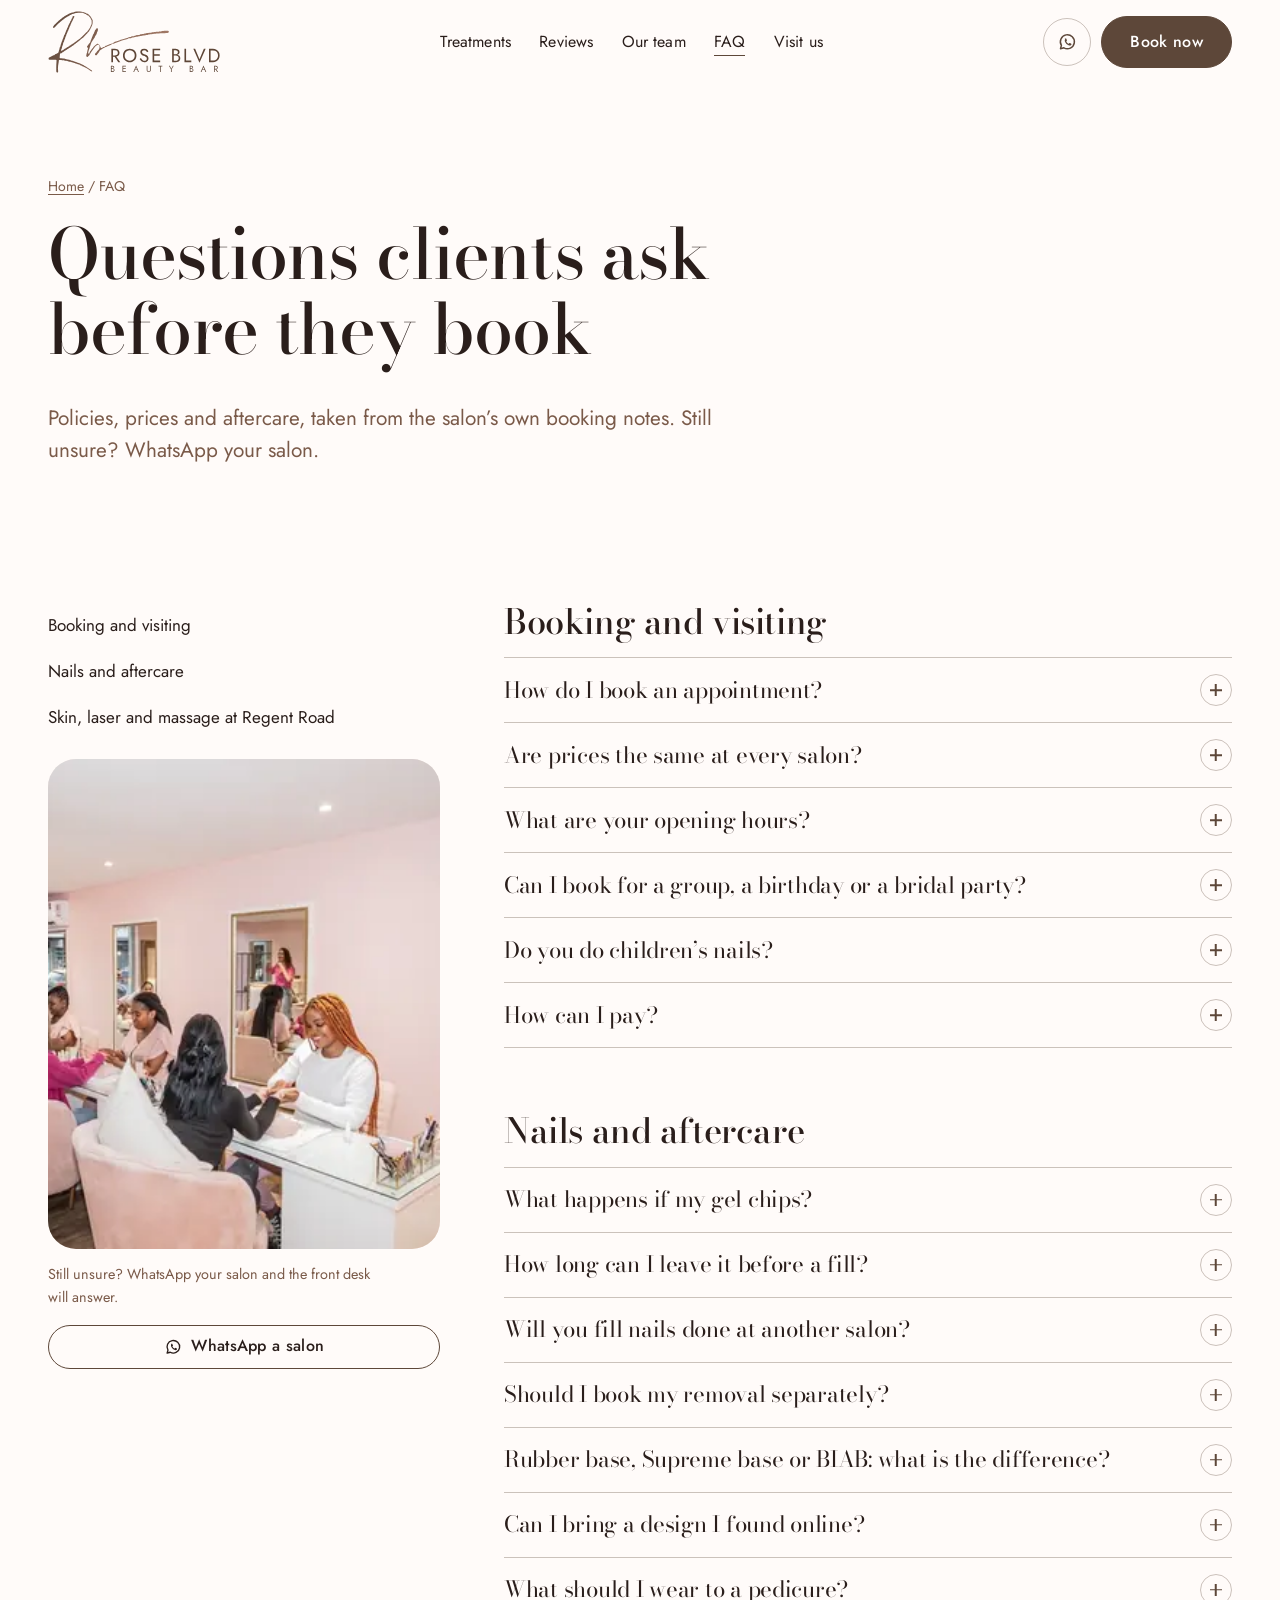
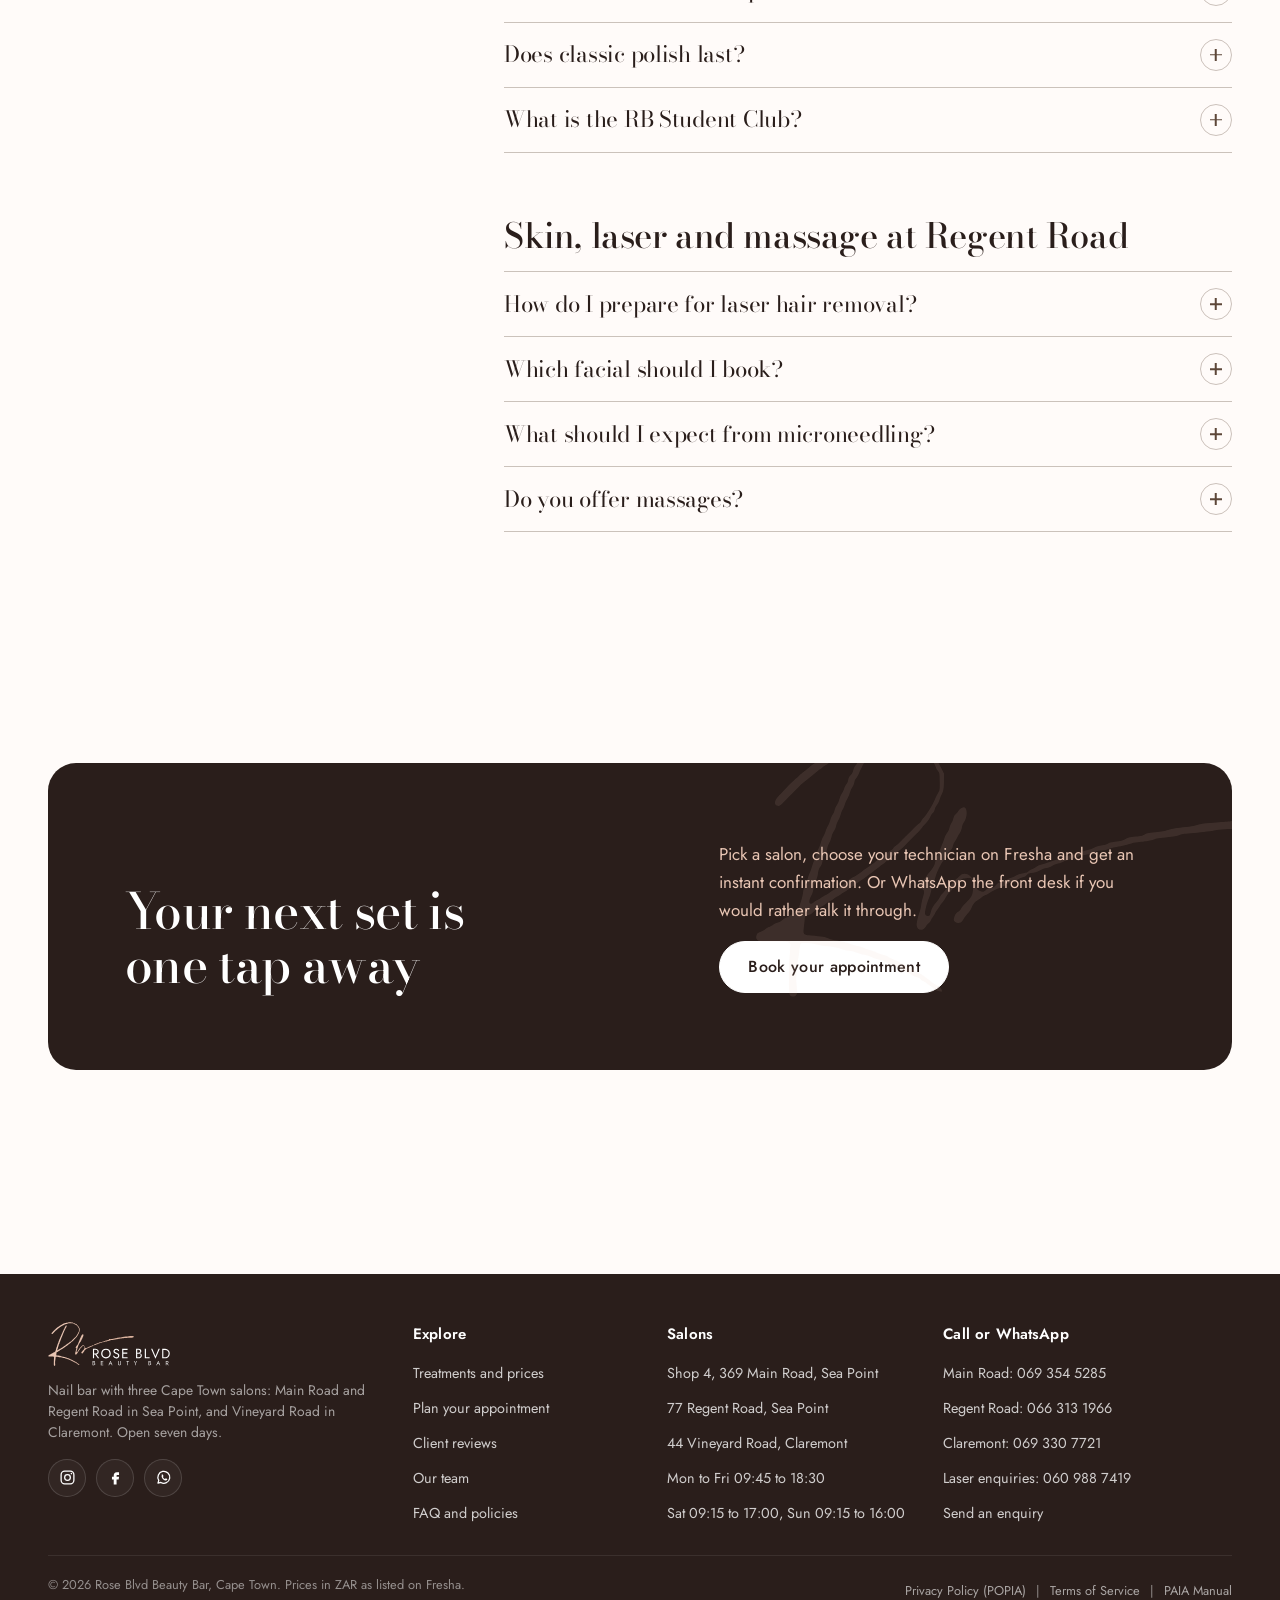
<file: faq.html>
<!doctype html>
<html lang="en-ZA">
<head>
<meta charset="utf-8">
<meta name="viewport" content="width=device-width, initial-scale=1, viewport-fit=cover">
<title>FAQ and salon policies | Rose Blvd Beauty Bar</title>
<meta name="description" content="Answers on booking, gel chips, 21-day fills, removals, rubber base vs BIAB, children’s nails, laser preparation and facials at Rose Blvd Beauty Bar.">
<meta name="theme-color" content="#FFFBF9">
<meta property="og:type" content="website">
<meta property="og:title" content="FAQ and salon policies | Rose Blvd Beauty Bar">
<meta property="og:description" content="Answers on booking, gel chips, 21-day fills, removals, rubber base vs BIAB, children’s nails, laser preparation and facials at Rose Blvd Beauty Bar.">
<meta property="og:image" content="assets/images/sea-point-pedicure-thrones.webp">
<meta property="og:locale" content="en_ZA">
<link rel="icon" type="image/png" href="assets/logos/favicon.png">
<link rel="icon" type="image/svg+xml" href="assets/logos/favicon.svg">
<link rel="apple-touch-icon" href="assets/logos/apple-touch-icon.png">
<link rel="manifest" href="site.webmanifest">
<link rel="preload" href="assets/fonts/bodoni-moda-latin.woff2" as="font" type="font/woff2" crossorigin>
<link rel="preload" href="assets/fonts/jost-latin.woff2" as="font" type="font/woff2" crossorigin>
<link rel="stylesheet" href="assets/css/site.css">
<script>document.documentElement.classList.add('js')</script>
<script type="application/ld+json">{"@context":"https://schema.org","@graph":[{"@type":"Organization","@id":"#organization","name":"Rose Blvd Beauty Bar","logo":"assets/logos/logo_header.png","sameAs":["https://www.instagram.com/roseblvdbeautybar/","https://www.facebook.com/p/Rose-Blvd-Beauty-Bar-100083415697375/","https://www.fresha.com/a/rose-blvd-beauty-bar-sea-point-cape-town-369-main-road-ybjlh2te","https://www.fresha.com/a/rose-blvd-beauty-bar-regent-road-cape-town-77-regent-road-aghb8du2","https://www.fresha.com/a/rose-blvd-beauty-bar-claremont-cape-town-44-vineyard-road-xi2avbh4"],"aggregateRating":{"@type":"AggregateRating","ratingValue":4.9,"bestRating":5,"ratingCount":8930}},{"@type":["NailSalon","HealthAndBeautyBusiness"],"@id":"#main","name":"Rose Blvd Beauty Bar Main Road","parentOrganization":{"@id":"#organization"},"telephone":"+27693545285","priceRange":"R20 to R1,350","currenciesAccepted":"ZAR","paymentAccepted":"Cash, Credit Card, Debit Card","image":"assets/images/sea-point-pedicure-thrones.webp","address":{"@type":"PostalAddress","streetAddress":"Shop 4, 369 Main Road","addressLocality":"Sea Point, Cape Town","addressRegion":"Western Cape","postalCode":"8060","addressCountry":"ZA"},"geo":{"@type":"GeoCoordinates","latitude":-33.917145,"longitude":18.38887},"hasMap":"https://maps.google.com/?q=Rose%20Blvd%20Beauty%20Bar%2C%20369%20Main%20Road%2C%20Sea%20Point%2C%20Cape%20Town","openingHoursSpecification":[{"@type":"OpeningHoursSpecification","dayOfWeek":["Monday","Tuesday","Wednesday","Thursday","Friday"],"opens":"09:45","closes":"18:30"},{"@type":"OpeningHoursSpecification","dayOfWeek":"Saturday","opens":"09:15","closes":"17:00"},{"@type":"OpeningHoursSpecification","dayOfWeek":"Sunday","opens":"09:15","closes":"16:00"}],"aggregateRating":{"@type":"AggregateRating","ratingValue":4.9,"bestRating":5,"ratingCount":5251},"sameAs":["https://www.fresha.com/a/rose-blvd-beauty-bar-sea-point-cape-town-369-main-road-ybjlh2te","https://www.instagram.com/roseblvdbeautybar/"]},{"@type":["NailSalon","HealthAndBeautyBusiness"],"@id":"#regent","name":"Rose Blvd Beauty Bar Regent Road","parentOrganization":{"@id":"#organization"},"telephone":"+27663131966","priceRange":"R20 to R1,350","currenciesAccepted":"ZAR","paymentAccepted":"Cash, Credit Card, Debit Card","image":"assets/images/regent-road-evening.webp","address":{"@type":"PostalAddress","streetAddress":"77 Regent Road","addressLocality":"Sea Point, Cape Town","addressRegion":"Western Cape","postalCode":"8005","addressCountry":"ZA"},"geo":{"@type":"GeoCoordinates","latitude":-33.921539,"longitude":18.382769},"hasMap":"https://maps.google.com/?q=Rose%20Blvd%20Beauty%20Bar%2C%2077%20Regent%20Road%2C%20Sea%20Point%2C%20Cape%20Town","openingHoursSpecification":[{"@type":"OpeningHoursSpecification","dayOfWeek":["Monday","Tuesday","Wednesday","Thursday","Friday"],"opens":"09:45","closes":"18:30"},{"@type":"OpeningHoursSpecification","dayOfWeek":"Saturday","opens":"09:15","closes":"17:00"},{"@type":"OpeningHoursSpecification","dayOfWeek":"Sunday","opens":"09:15","closes":"16:00"}],"aggregateRating":{"@type":"AggregateRating","ratingValue":4.9,"bestRating":5,"ratingCount":1131},"sameAs":["https://www.fresha.com/a/rose-blvd-beauty-bar-regent-road-cape-town-77-regent-road-aghb8du2","https://www.instagram.com/roseblvdbeautybar/"]},{"@type":["NailSalon","HealthAndBeautyBusiness"],"@id":"#claremont","name":"Rose Blvd Beauty Bar Claremont","parentOrganization":{"@id":"#organization"},"telephone":"+27693307721","priceRange":"R20 to R1,350","currenciesAccepted":"ZAR","paymentAccepted":"Cash, Credit Card, Debit Card","image":"assets/images/claremont-pedicure-row.webp","address":{"@type":"PostalAddress","streetAddress":"44 Vineyard Road","addressLocality":"Claremont, Cape Town","addressRegion":"Western Cape","postalCode":"7708","addressCountry":"ZA"},"geo":{"@type":"GeoCoordinates","latitude":-33.9795,"longitude":18.462835},"hasMap":"https://maps.google.com/?q=Rose%20Blvd%20Beauty%20Bar%2C%2044%20Vineyard%20Road%2C%20Claremont%2C%20Cape%20Town","openingHoursSpecification":[{"@type":"OpeningHoursSpecification","dayOfWeek":["Monday","Tuesday","Wednesday","Thursday","Friday"],"opens":"09:45","closes":"18:30"},{"@type":"OpeningHoursSpecification","dayOfWeek":"Saturday","opens":"09:15","closes":"17:00"},{"@type":"OpeningHoursSpecification","dayOfWeek":"Sunday","opens":"09:15","closes":"16:00"}],"aggregateRating":{"@type":"AggregateRating","ratingValue":4.9,"bestRating":5,"ratingCount":2548},"sameAs":["https://www.fresha.com/a/rose-blvd-beauty-bar-claremont-cape-town-44-vineyard-road-xi2avbh4","https://www.instagram.com/roseblvdbeautybar/"]},{"@type":"FAQPage","mainEntity":[{"@type":"Question","name":"How do I book an appointment?","acceptedAnswer":{"@type":"Answer","text":"Book on Fresha for live availability and an instant confirmation. You can choose your salon, treatment and technician there. If you would rather talk to someone, WhatsApp or call the salon: Main Road on 069 354 5285, Regent Road on 066 313 1966 and Claremont on 069 330 7721."}},{"@type":"Question","name":"Are prices the same at every salon?","acceptedAnswer":{"@type":"Answer","text":"Yes. The nail menu and prices are identical at Main Road, Regent Road and Claremont. Regent Road also offers Korean skincare facials, microneedling, laser hair removal, brows, waxing and massage, and sculpted acrylic is done at Claremont and Regent Road."}},{"@type":"Question","name":"What are your opening hours?","acceptedAnswer":{"@type":"Answer","text":"All three salons open Monday to Friday from 09:45 to 18:30, Saturday from 09:15 to 17:00 and Sunday from 09:15 to 16:00."}},{"@type":"Question","name":"Can I book for a group, a birthday or a bridal party?","acceptedAnswer":{"@type":"Answer","text":"Yes. Fresha takes group appointments for smaller groups. For larger groups or a set time for everyone, send an enquiry through the group booking form and the salon will reply on WhatsApp."}},{"@type":"Question","name":"Do you do children’s nails?","acceptedAnswer":{"@type":"Answer","text":"Yes. The Little Rosebud jelly manicure (R115) and pedicure (R130) are for children under 14: a jelly soak, gentle scrub, massage and classic polish in their favourite colour. A parent or guardian makes the booking."}},{"@type":"Question","name":"How can I pay?","acceptedAnswer":{"@type":"Answer","text":"The salons accept cash, credit cards and debit cards."}},{"@type":"Question","name":"What happens if my gel chips?","acceptedAnswer":{"@type":"Answer","text":"Every gel service has a 5-day window. If your gel chips or lifts within five days, the salon fixes it for free. After that, book a nail fix: from R20 for gel up to R60 for polygel."}},{"@type":"Question","name":"How long can I leave it before a fill?","acceptedAnswer":{"@type":"Answer","text":"Fills are done within 21 days of your last set. After three weeks the product starts to lift, which can trap moisture, and the stress point of the nail has moved, so the appointment is charged as a new set."}},{"@type":"Question","name":"Will you fill nails done at another salon?","acceptedAnswer":{"@type":"Answer","text":"No. To keep to their own standard, the technicians soak off work from other salons and apply a new set."}},{"@type":"Question","name":"Should I book my removal separately?","acceptedAnswer":{"@type":"Answer","text":"Book it with your new treatment. A gel removal on hands is R70 with a new set and R80 on its own; acrylic is R85 instead of R100. Removals are not rushed, so allow the full time shown."}},{"@type":"Question","name":"Rubber base, Supreme base or BIAB: what is the difference?","acceptedAnswer":{"@type":"Answer","text":"All three go over your natural nail. Rubber base is a flexible base that adds strength and is the salon’s most booked treatment (R350 with gel colour). Supreme base comes in clear, nude, milky white or milky pink (R370 with gel colour). Bio Sculpture builder gel (BIAB) gives more structure without length (R400). If you are unsure, ask your technician or book a R50 consultation."}},{"@type":"Question","name":"Can I bring a design I found online?","acceptedAnswer":{"@type":"Answer","text":"Yes. For detailed art, book the 15-minute consultation (R50, non-refundable) together with your treatment so the same technician plans and does your set. For gel ombre in colours other than pink-to-white, WhatsApp the salon first to check stock."}},{"@type":"Question","name":"What should I wear to a pedicure?","acceptedAnswer":{"@type":"Answer","text":"Open shoes or sandals, or bring a pair of flip flops, so your polish is not smudged on the way out."}},{"@type":"Question","name":"Does classic polish last?","acceptedAnswer":{"@type":"Answer","text":"Classic polish can last a few days without chipping, but there is no guarantee and it depends on how you care for it. Choose gel if you need it to last."}},{"@type":"Question","name":"What is the RB Student Club?","acceptedAnswer":{"@type":"Answer","text":"Student prices on six popular services, including rubber base with gel polish for R250 instead of R350 and soft gel tips for R300 instead of R400. Book them under the RB Student Club category on Fresha."}},{"@type":"Question","name":"How do I prepare for laser hair removal?","acceptedAnswer":{"@type":"Answer","text":"Shave the area the night before your appointment, not on the day, as same-day shaving can irritate the skin. Shaving is optional for facial areas. Start with the free 20-minute consultation, and ask about courses of 6, 9 or 12 sessions on 060 988 7419."}},{"@type":"Question","name":"Which facial should I book?","acceptedAnswer":{"@type":"Answer","text":"The Nevaeh Hydro Facial (R590) is for skin that feels tight or dry. The Essence (R630) calms sensitive or sun-exposed skin. The Detox (R670) suits oily or congested skin. The Glow (R700) uses the 24K Gold Jelly Mask for radiance. The Luminous (R540) is a dermaplaning facial for smooth skin before an occasion."}},{"@type":"Question","name":"What should I expect from microneedling?","acceptedAnswer":{"@type":"Answer","text":"A numbing cream is applied first. Results build over several sessions and are most visible 3 to 6 months later. The Nevaeh Skin Renewal Package (R1,350) adds a Hydro Facial 5 to 7 days after your session to support healing. Tell your therapist about any skin condition, medication or pregnancy before treatment."}},{"@type":"Question","name":"Do you offer massages?","acceptedAnswer":{"@type":"Answer","text":"Yes, at Regent Road: Swedish and aromatherapy massages from R480 for back, neck and shoulders to R690 for a full-body Swedish massage, and a R290 scalp and neck massage."}}]}]}</script>
</head>
<body data-page="faq">
<a class="skip" href="#main">Skip to content</a>
<header class="site-header">
  <div class="wrap-wide nav">
    <a class="brand" href="index.html" aria-label="Rose Blvd Beauty Bar home"><img src="assets/logos/logo-header.svg" alt="Rose Blvd Beauty Bar" width="156" height="56"></a>
    <nav aria-label="Main"><ul class="nav-links"><li><a href="treatments.html">Treatments</a></li><li><a href="reviews.html">Reviews</a></li><li><a href="team.html">Our team</a></li><li><a href="faq.html" aria-current="page">FAQ</a></li><li><a href="contact.html">Visit us</a></li></ul></nav>
    <div class="nav-cta">
      <button class="icon-btn wa-desktop" type="button" data-book aria-label="Call or WhatsApp a salon"><svg viewBox="0 0 24 24" fill="none" stroke="currentColor" stroke-width="1.8" stroke-linejoin="round" aria-hidden="true"><path d="M4.2 20l1.1-3.9A8.4 8.4 0 1 1 8.3 19z"/><path d="M9.2 8.4c.3-.6.6-.6.9-.6h.6c.2 0 .4.1.5.4l.7 1.6c.1.2 0 .5-.1.7l-.5.6c-.1.1-.2.3 0 .5.6 1 1.4 1.8 2.5 2.4.2.1.4.1.5 0l.6-.7c.2-.2.4-.2.6-.1l1.6.8c.2.1.4.3.3.6-.1.9-.9 1.6-1.8 1.6-2.9-.1-6.2-3.3-6.3-6.1 0-.6.2-1.2.5-1.7z" fill="currentColor" stroke="none"/></svg></button>
      <a class="btn" href="contact.html#salons" data-book>Book now</a>
      <button class="icon-btn menu-toggle" type="button" aria-label="Open menu" aria-controls="drawer" aria-expanded="false" data-drawer-open><svg viewBox="0 0 24 24" fill="none" stroke="currentColor" stroke-width="1.8" stroke-linecap="round" aria-hidden="true"><path d="M4 7h16M4 12h16M4 17h10"/></svg></button>
    </div>
  </div>
</header>
<div class="drawer" id="drawer" aria-hidden="true">
  <div class="drawer-scrim" data-drawer-close></div>
  <div class="drawer-panel" role="dialog" aria-modal="true" aria-label="Menu">
    <div class="drawer-head"><img src="assets/logos/logo-header.svg" alt="Rose Blvd Beauty Bar" width="122" height="44"><button class="icon-btn" type="button" aria-label="Close menu" data-drawer-close><svg viewBox="0 0 24 24" fill="none" stroke="currentColor" stroke-width="1.8" stroke-linecap="round" aria-hidden="true"><path d="M6 6l12 12M18 6L6 18"/></svg></button></div>
    <nav aria-label="Mobile"><ul><li><a href="index.html">Home</a></li><li><a href="treatments.html">Treatments</a></li><li><a href="reviews.html">Reviews</a></li><li><a href="team.html">Our team</a></li><li><a href="faq.html" aria-current="page">FAQ</a></li><li><a href="contact.html">Visit us</a></li></ul></nav>
    <a class="btn" href="contact.html#salons" data-book>Book now</a>
    <div class="drawer-contact">
      <a href="tel:+27693545285"><span>Main Road</span><span>069 354 5285</span></a><a href="tel:+27663131966"><span>Regent Road</span><span>066 313 1966</span></a><a href="tel:+27693307721"><span>Claremont</span><span>069 330 7721</span></a>
    </div>
  </div>
</div>
<main id="main">
  <section class="page-hero" aria-labelledby="f-h">
    <div class="wrap">
      <p class="crumbs"><a href="index.html">Home</a> / FAQ</p>
      <h1 id="f-h">Questions clients ask before they book</h1>
      <p class="lede">Policies, prices and aftercare, taken from the salon’s own booking notes. Still unsure? WhatsApp your salon.</p>
    </div>
  </section>
  <section class="section-tight">
    <div class="wrap faq-layout">
      <aside aria-label="FAQ topics"><ul><li><a href="#booking-and-visiting">Booking and visiting</a></li><li><a href="#nails-and-aftercare">Nails and aftercare</a></li><li><a href="#skin-laser-and-massage-at-regent-road">Skin, laser and massage at Regent Road</a></li></ul>
        <figure class="fill-fig"><img src="assets/images/sea-point-busy-saturday.webp" srcset="assets/images/sea-point-busy-saturday-600.webp 600w, assets/images/sea-point-busy-saturday-800.webp 800w, assets/images/sea-point-busy-saturday-1100.webp 1100w, assets/images/sea-point-busy-saturday.webp 1398w" sizes="(max-width: 860px) 100vw, 30vw" alt="A full Saturday at Rose Blvd Main Road, with clients at every station" width="1398" height="786" loading="lazy" decoding="async"></figure>
        <p class="muted small">Still unsure? WhatsApp your salon and the front desk will answer.</p>
        <a class="btn btn-ghost" href="contact.html#salons" data-book><svg viewBox="0 0 24 24" fill="none" stroke="currentColor" stroke-width="1.8" stroke-linejoin="round" aria-hidden="true"><path d="M4.2 20l1.1-3.9A8.4 8.4 0 1 1 8.3 19z"/><path d="M9.2 8.4c.3-.6.6-.6.9-.6h.6c.2 0 .4.1.5.4l.7 1.6c.1.2 0 .5-.1.7l-.5.6c-.1.1-.2.3 0 .5.6 1 1.4 1.8 2.5 2.4.2.1.4.1.5 0l.6-.7c.2-.2.4-.2.6-.1l1.6.8c.2.1.4.3.3.6-.1.9-.9 1.6-1.8 1.6-2.9-.1-6.2-3.3-6.3-6.1 0-.6.2-1.2.5-1.7z" fill="currentColor" stroke="none"/></svg>WhatsApp a salon</a></aside>
      <div>
        <div class="faq-group" id="booking-and-visiting"><h2 style="font-size:clamp(1.5rem,1.2rem + 1.2vw,2.2rem)">Booking and visiting</h2><div class="faq"><details><summary><h3 style="font:inherit;margin:0">How do I book an appointment?</h3><span class="pm" aria-hidden="true"></span></summary><div class="answer"><p>Book on Fresha for live availability and an instant confirmation. You can choose your salon, treatment and technician there. If you would rather talk to someone, WhatsApp or call the salon: Main Road on 069 354 5285, Regent Road on 066 313 1966 and Claremont on 069 330 7721.</p></div></details><details><summary><h3 style="font:inherit;margin:0">Are prices the same at every salon?</h3><span class="pm" aria-hidden="true"></span></summary><div class="answer"><p>Yes. The nail menu and prices are identical at Main Road, Regent Road and Claremont. Regent Road also offers Korean skincare facials, microneedling, laser hair removal, brows, waxing and massage, and sculpted acrylic is done at Claremont and Regent Road.</p></div></details><details><summary><h3 style="font:inherit;margin:0">What are your opening hours?</h3><span class="pm" aria-hidden="true"></span></summary><div class="answer"><p>All three salons open Monday to Friday from 09:45 to 18:30, Saturday from 09:15 to 17:00 and Sunday from 09:15 to 16:00.</p></div></details><details><summary><h3 style="font:inherit;margin:0">Can I book for a group, a birthday or a bridal party?</h3><span class="pm" aria-hidden="true"></span></summary><div class="answer"><p>Yes. Fresha takes group appointments for smaller groups. For larger groups or a set time for everyone, send an enquiry through the <a href="contact.html#enquire">group booking form</a> and the salon will reply on WhatsApp.</p></div></details><details><summary><h3 style="font:inherit;margin:0">Do you do children’s nails?</h3><span class="pm" aria-hidden="true"></span></summary><div class="answer"><p>Yes. The Little Rosebud jelly manicure (R115) and pedicure (R130) are for children under 14: a jelly soak, gentle scrub, massage and classic polish in their favourite colour. A parent or guardian makes the booking.</p></div></details><details><summary><h3 style="font:inherit;margin:0">How can I pay?</h3><span class="pm" aria-hidden="true"></span></summary><div class="answer"><p>The salons accept cash, credit cards and debit cards.</p></div></details></div></div><div class="faq-group" id="nails-and-aftercare"><h2 style="font-size:clamp(1.5rem,1.2rem + 1.2vw,2.2rem)">Nails and aftercare</h2><div class="faq"><details><summary><h3 style="font:inherit;margin:0">What happens if my gel chips?</h3><span class="pm" aria-hidden="true"></span></summary><div class="answer"><p>Every gel service has a 5-day window. If your gel chips or lifts within five days, the salon fixes it for free. After that, book a nail fix: from R20 for gel up to R60 for polygel.</p></div></details><details><summary><h3 style="font:inherit;margin:0">How long can I leave it before a fill?</h3><span class="pm" aria-hidden="true"></span></summary><div class="answer"><p>Fills are done within 21 days of your last set. After three weeks the product starts to lift, which can trap moisture, and the stress point of the nail has moved, so the appointment is charged as a new set.</p></div></details><details><summary><h3 style="font:inherit;margin:0">Will you fill nails done at another salon?</h3><span class="pm" aria-hidden="true"></span></summary><div class="answer"><p>No. To keep to their own standard, the technicians soak off work from other salons and apply a new set.</p></div></details><details><summary><h3 style="font:inherit;margin:0">Should I book my removal separately?</h3><span class="pm" aria-hidden="true"></span></summary><div class="answer"><p>Book it with your new treatment. A gel removal on hands is R70 with a new set and R80 on its own; acrylic is R85 instead of R100. Removals are not rushed, so allow the full time shown.</p></div></details><details><summary><h3 style="font:inherit;margin:0">Rubber base, Supreme base or BIAB: what is the difference?</h3><span class="pm" aria-hidden="true"></span></summary><div class="answer"><p>All three go over your natural nail. Rubber base is a flexible base that adds strength and is the salon’s most booked treatment (R350 with gel colour). Supreme base comes in clear, nude, milky white or milky pink (R370 with gel colour). Bio Sculpture builder gel (BIAB) gives more structure without length (R400). If you are unsure, ask your technician or book a R50 consultation.</p></div></details><details><summary><h3 style="font:inherit;margin:0">Can I bring a design I found online?</h3><span class="pm" aria-hidden="true"></span></summary><div class="answer"><p>Yes. For detailed art, book the 15-minute consultation (R50, non-refundable) together with your treatment so the same technician plans and does your set. For gel ombre in colours other than pink-to-white, WhatsApp the salon first to check stock.</p></div></details><details><summary><h3 style="font:inherit;margin:0">What should I wear to a pedicure?</h3><span class="pm" aria-hidden="true"></span></summary><div class="answer"><p>Open shoes or sandals, or bring a pair of flip flops, so your polish is not smudged on the way out.</p></div></details><details><summary><h3 style="font:inherit;margin:0">Does classic polish last?</h3><span class="pm" aria-hidden="true"></span></summary><div class="answer"><p>Classic polish can last a few days without chipping, but there is no guarantee and it depends on how you care for it. Choose gel if you need it to last.</p></div></details><details><summary><h3 style="font:inherit;margin:0">What is the RB Student Club?</h3><span class="pm" aria-hidden="true"></span></summary><div class="answer"><p>Student prices on six popular services, including rubber base with gel polish for R250 instead of R350 and soft gel tips for R300 instead of R400. Book them under the RB Student Club category on Fresha.</p></div></details></div></div><div class="faq-group" id="skin-laser-and-massage-at-regent-road"><h2 style="font-size:clamp(1.5rem,1.2rem + 1.2vw,2.2rem)">Skin, laser and massage at Regent Road</h2><div class="faq"><details><summary><h3 style="font:inherit;margin:0">How do I prepare for laser hair removal?</h3><span class="pm" aria-hidden="true"></span></summary><div class="answer"><p>Shave the area the night before your appointment, not on the day, as same-day shaving can irritate the skin. Shaving is optional for facial areas. Start with the free 20-minute consultation, and ask about courses of 6, 9 or 12 sessions on 060 988 7419.</p></div></details><details><summary><h3 style="font:inherit;margin:0">Which facial should I book?</h3><span class="pm" aria-hidden="true"></span></summary><div class="answer"><p>The Nevaeh Hydro Facial (R590) is for skin that feels tight or dry. The Essence (R630) calms sensitive or sun-exposed skin. The Detox (R670) suits oily or congested skin. The Glow (R700) uses the 24K Gold Jelly Mask for radiance. The Luminous (R540) is a dermaplaning facial for smooth skin before an occasion.</p></div></details><details><summary><h3 style="font:inherit;margin:0">What should I expect from microneedling?</h3><span class="pm" aria-hidden="true"></span></summary><div class="answer"><p>A numbing cream is applied first. Results build over several sessions and are most visible 3 to 6 months later. The Nevaeh Skin Renewal Package (R1,350) adds a Hydro Facial 5 to 7 days after your session to support healing. Tell your therapist about any skin condition, medication or pregnancy before treatment.</p></div></details><details><summary><h3 style="font:inherit;margin:0">Do you offer massages?</h3><span class="pm" aria-hidden="true"></span></summary><div class="answer"><p>Yes, at Regent Road: Swedish and aromatherapy massages from R480 for back, neck and shoulders to R690 for a full-body Swedish massage, and a R290 scalp and neck massage.</p></div></details></div></div>
      </div>
    </div>
  </section>
  
<section class="section" aria-labelledby="final-h">
  <div class="wrap">
    <div class="final">
      <span class="mark" aria-hidden="true"></span>
      <div><h2 id="final-h">Your next set is one tap away</h2></div>
      <div>
        <p>Pick a salon, choose your technician on Fresha and get an instant confirmation. Or WhatsApp the front desk if you would rather talk it through.</p>
        <div class="cta-row"><a class="btn btn-light" href="contact.html#salons" data-book>Book your appointment</a></div>
      </div>
    </div>
  </div>
</section>
</main>
<dialog class="book-dialog" id="book-dialog" aria-labelledby="book-title">
  <div class="book-inner">
    <button class="icon-btn book-close" type="button" aria-label="Close" data-book-close><svg viewBox="0 0 24 24" fill="none" stroke="currentColor" stroke-width="1.8" stroke-linecap="round" aria-hidden="true"><path d="M6 6l12 12M18 6L6 18"/></svg></button>
    <h2 id="book-title">Choose your salon</h2>
    <p class="muted">Same nail menu and prices at all three. Fresha confirms your slot instantly; WhatsApp reaches the front desk.</p>
    <ul class="book-list">
      <li class="book-item">
        <strong>Main Road<span class="tag">The original salon</span></strong>
        <span class="addr">Shop 4, 369 Main Road, Sea Point <span class="open-status" data-open-status></span></span>
        <span class="acts">
          <a class="btn" href="https://www.fresha.com/a/rose-blvd-beauty-bar-sea-point-cape-town-369-main-road-ybjlh2te" target="_blank" rel="noopener" data-track="fresha-main">Book on Fresha</a>
          <a class="icon-btn" href="https://wa.me/27693545285" target="_blank" rel="noopener" aria-label="WhatsApp Main Road"><svg viewBox="0 0 24 24" fill="none" stroke="currentColor" stroke-width="1.8" stroke-linejoin="round" aria-hidden="true"><path d="M4.2 20l1.1-3.9A8.4 8.4 0 1 1 8.3 19z"/><path d="M9.2 8.4c.3-.6.6-.6.9-.6h.6c.2 0 .4.1.5.4l.7 1.6c.1.2 0 .5-.1.7l-.5.6c-.1.1-.2.3 0 .5.6 1 1.4 1.8 2.5 2.4.2.1.4.1.5 0l.6-.7c.2-.2.4-.2.6-.1l1.6.8c.2.1.4.3.3.6-.1.9-.9 1.6-1.8 1.6-2.9-.1-6.2-3.3-6.3-6.1 0-.6.2-1.2.5-1.7z" fill="currentColor" stroke="none"/></svg></a>
          <a class="icon-btn" href="tel:+27693545285" aria-label="Call Main Road on 069 354 5285"><svg viewBox="0 0 24 24" fill="none" stroke="currentColor" stroke-width="1.8" stroke-linecap="round" stroke-linejoin="round" aria-hidden="true"><path d="M22 16.9v3a2 2 0 0 1-2.2 2 19.8 19.8 0 0 1-8.6-3.1 19.5 19.5 0 0 1-6-6A19.8 19.8 0 0 1 2.1 4.2 2 2 0 0 1 4.1 2h3a2 2 0 0 1 2 1.7c.1 1 .4 1.9.7 2.8a2 2 0 0 1-.5 2.1L8.1 9.9a16 16 0 0 0 6 6l1.3-1.3a2 2 0 0 1 2.1-.4c.9.3 1.8.6 2.8.7a2 2 0 0 1 1.7 2z"/></svg></a>
        </span>
      </li><li class="book-item">
        <strong>Regent Road<span class="tag">Nails, skin and laser</span></strong>
        <span class="addr">77 Regent Road, Sea Point <span class="open-status" data-open-status></span></span>
        <span class="acts">
          <a class="btn" href="https://www.fresha.com/a/rose-blvd-beauty-bar-regent-road-cape-town-77-regent-road-aghb8du2" target="_blank" rel="noopener" data-track="fresha-regent">Book on Fresha</a>
          <a class="icon-btn" href="https://wa.me/27663131966" target="_blank" rel="noopener" aria-label="WhatsApp Regent Road"><svg viewBox="0 0 24 24" fill="none" stroke="currentColor" stroke-width="1.8" stroke-linejoin="round" aria-hidden="true"><path d="M4.2 20l1.1-3.9A8.4 8.4 0 1 1 8.3 19z"/><path d="M9.2 8.4c.3-.6.6-.6.9-.6h.6c.2 0 .4.1.5.4l.7 1.6c.1.2 0 .5-.1.7l-.5.6c-.1.1-.2.3 0 .5.6 1 1.4 1.8 2.5 2.4.2.1.4.1.5 0l.6-.7c.2-.2.4-.2.6-.1l1.6.8c.2.1.4.3.3.6-.1.9-.9 1.6-1.8 1.6-2.9-.1-6.2-3.3-6.3-6.1 0-.6.2-1.2.5-1.7z" fill="currentColor" stroke="none"/></svg></a>
          <a class="icon-btn" href="tel:+27663131966" aria-label="Call Regent Road on 066 313 1966"><svg viewBox="0 0 24 24" fill="none" stroke="currentColor" stroke-width="1.8" stroke-linecap="round" stroke-linejoin="round" aria-hidden="true"><path d="M22 16.9v3a2 2 0 0 1-2.2 2 19.8 19.8 0 0 1-8.6-3.1 19.5 19.5 0 0 1-6-6A19.8 19.8 0 0 1 2.1 4.2 2 2 0 0 1 4.1 2h3a2 2 0 0 1 2 1.7c.1 1 .4 1.9.7 2.8a2 2 0 0 1-.5 2.1L8.1 9.9a16 16 0 0 0 6 6l1.3-1.3a2 2 0 0 1 2.1-.4c.9.3 1.8.6 2.8.7a2 2 0 0 1 1.7 2z"/></svg></a>
        </span>
      </li><li class="book-item">
        <strong>Claremont<span class="tag">Outside Cavendish Square</span></strong>
        <span class="addr">44 Vineyard Road, Claremont <span class="open-status" data-open-status></span></span>
        <span class="acts">
          <a class="btn" href="https://www.fresha.com/a/rose-blvd-beauty-bar-claremont-cape-town-44-vineyard-road-xi2avbh4" target="_blank" rel="noopener" data-track="fresha-claremont">Book on Fresha</a>
          <a class="icon-btn" href="https://wa.me/27693307721" target="_blank" rel="noopener" aria-label="WhatsApp Claremont"><svg viewBox="0 0 24 24" fill="none" stroke="currentColor" stroke-width="1.8" stroke-linejoin="round" aria-hidden="true"><path d="M4.2 20l1.1-3.9A8.4 8.4 0 1 1 8.3 19z"/><path d="M9.2 8.4c.3-.6.6-.6.9-.6h.6c.2 0 .4.1.5.4l.7 1.6c.1.2 0 .5-.1.7l-.5.6c-.1.1-.2.3 0 .5.6 1 1.4 1.8 2.5 2.4.2.1.4.1.5 0l.6-.7c.2-.2.4-.2.6-.1l1.6.8c.2.1.4.3.3.6-.1.9-.9 1.6-1.8 1.6-2.9-.1-6.2-3.3-6.3-6.1 0-.6.2-1.2.5-1.7z" fill="currentColor" stroke="none"/></svg></a>
          <a class="icon-btn" href="tel:+27693307721" aria-label="Call Claremont on 069 330 7721"><svg viewBox="0 0 24 24" fill="none" stroke="currentColor" stroke-width="1.8" stroke-linecap="round" stroke-linejoin="round" aria-hidden="true"><path d="M22 16.9v3a2 2 0 0 1-2.2 2 19.8 19.8 0 0 1-8.6-3.1 19.5 19.5 0 0 1-6-6A19.8 19.8 0 0 1 2.1 4.2 2 2 0 0 1 4.1 2h3a2 2 0 0 1 2 1.7c.1 1 .4 1.9.7 2.8a2 2 0 0 1-.5 2.1L8.1 9.9a16 16 0 0 0 6 6l1.3-1.3a2 2 0 0 1 2.1-.4c.9.3 1.8.6 2.8.7a2 2 0 0 1 1.7 2z"/></svg></a>
        </span>
      </li>
    </ul>
  </div>
</dialog>
<footer class="site-footer">
  <div class="wrap-wide">
    <div class="footer-grid">
      <div>
        <img class="flogo" src="assets/logos/logo-footer.svg" alt="Rose Blvd Beauty Bar" width="123" height="44" loading="lazy">
        <p class="footer-bio">Nail bar with three Cape Town salons: Main Road and Regent Road in Sea Point, and Vineyard Road in Claremont. Open seven days.</p>
        <div class="socials">
          <a href="https://www.instagram.com/roseblvdbeautybar/" target="_blank" rel="noopener" aria-label="Rose Blvd on Instagram"><svg viewBox="0 0 24 24" fill="none" stroke="currentColor" stroke-width="1.8" aria-hidden="true"><rect x="3" y="3" width="18" height="18" rx="5"/><circle cx="12" cy="12" r="4"/><circle cx="17.5" cy="6.5" r="1.1" fill="currentColor" stroke="none"/></svg></a>
          <a href="https://www.facebook.com/p/Rose-Blvd-Beauty-Bar-100083415697375/" target="_blank" rel="noopener" aria-label="Rose Blvd on Facebook"><svg viewBox="0 0 24 24" fill="currentColor" aria-hidden="true"><path d="M14 8.5h3V4.6h-3.1C10.8 4.6 9.5 6.4 9.5 9.1V11H7v3.8h2.5V22h4v-7.2h3l.5-3.8H13.5V9.6c0-.7.4-1.1.5-1.1z"/></svg></a>
          <a href="https://wa.me/27693545285" target="_blank" rel="noopener" aria-label="WhatsApp Rose Blvd Main Road"><svg viewBox="0 0 24 24" fill="none" stroke="currentColor" stroke-width="1.8" stroke-linejoin="round" aria-hidden="true"><path d="M4.2 20l1.1-3.9A8.4 8.4 0 1 1 8.3 19z"/><path d="M9.2 8.4c.3-.6.6-.6.9-.6h.6c.2 0 .4.1.5.4l.7 1.6c.1.2 0 .5-.1.7l-.5.6c-.1.1-.2.3 0 .5.6 1 1.4 1.8 2.5 2.4.2.1.4.1.5 0l.6-.7c.2-.2.4-.2.6-.1l1.6.8c.2.1.4.3.3.6-.1.9-.9 1.6-1.8 1.6-2.9-.1-6.2-3.3-6.3-6.1 0-.6.2-1.2.5-1.7z" fill="currentColor" stroke="none"/></svg></a>
        </div>
      </div>
      <div>
        <p class="footer-title">Explore</p>
        <ul class="footer-list">
          <li><a href="treatments.html">Treatments and prices</a></li>
          <li><a href="treatments.html#planner">Plan your appointment</a></li>
          <li><a href="reviews.html">Client reviews</a></li>
          <li><a href="team.html">Our team</a></li>
          <li><a href="faq.html">FAQ and policies</a></li>
        </ul>
      </div>
      <div>
        <p class="footer-title">Salons</p>
        <ul class="footer-list">
          <li><a href="contact.html#salon-main">Shop 4, 369 Main Road, Sea Point</a></li><li><a href="contact.html#salon-regent">77 Regent Road, Sea Point</a></li><li><a href="contact.html#salon-claremont">44 Vineyard Road, Claremont</a></li>
          <li><a href="contact.html#hours">Mon to Fri 09:45 to 18:30</a></li>
          <li><a href="contact.html#hours">Sat 09:15 to 17:00, Sun 09:15 to 16:00</a></li>
        </ul>
      </div>
      <div>
        <p class="footer-title">Call or WhatsApp</p>
        <ul class="footer-list">
          <li><a href="tel:+27693545285">Main Road: 069 354 5285</a></li><li><a href="tel:+27663131966">Regent Road: 066 313 1966</a></li><li><a href="tel:+27693307721">Claremont: 069 330 7721</a></li>
          <li><a href="tel:+27609887419">Laser enquiries: 060 988 7419</a></li>
          <li><a href="contact.html#enquire">Send an enquiry</a></li>
        </ul>
      </div>
    </div>
    <div class="footer-sub">
      <span>&copy; <span data-year>2026</span> Rose Blvd Beauty Bar, Cape Town. Prices in ZAR as listed on Fresha.</span>
      <div class="footer-legal-links">
        <a href="privacy-policy.html" class="footer-legal-link">Privacy Policy (POPIA)</a>
        <span aria-hidden="true">|</span>
        <a href="terms-of-service.html" class="footer-legal-link">Terms of Service</a>
        <span aria-hidden="true">|</span>
        <a href="paia-manual.html" class="footer-legal-link">PAIA Manual</a>
      </div>
    </div>
  </div>
</footer>
<div class="mbar" data-mbar>
  <a class="btn" href="contact.html#salons" data-book>Book now</a>
  <a class="btn btn-ghost" href="treatments.html#planner">Price my visit</a>
</div>
<script src="assets/js/site.js" defer></script>
</body>
</html>
</file>
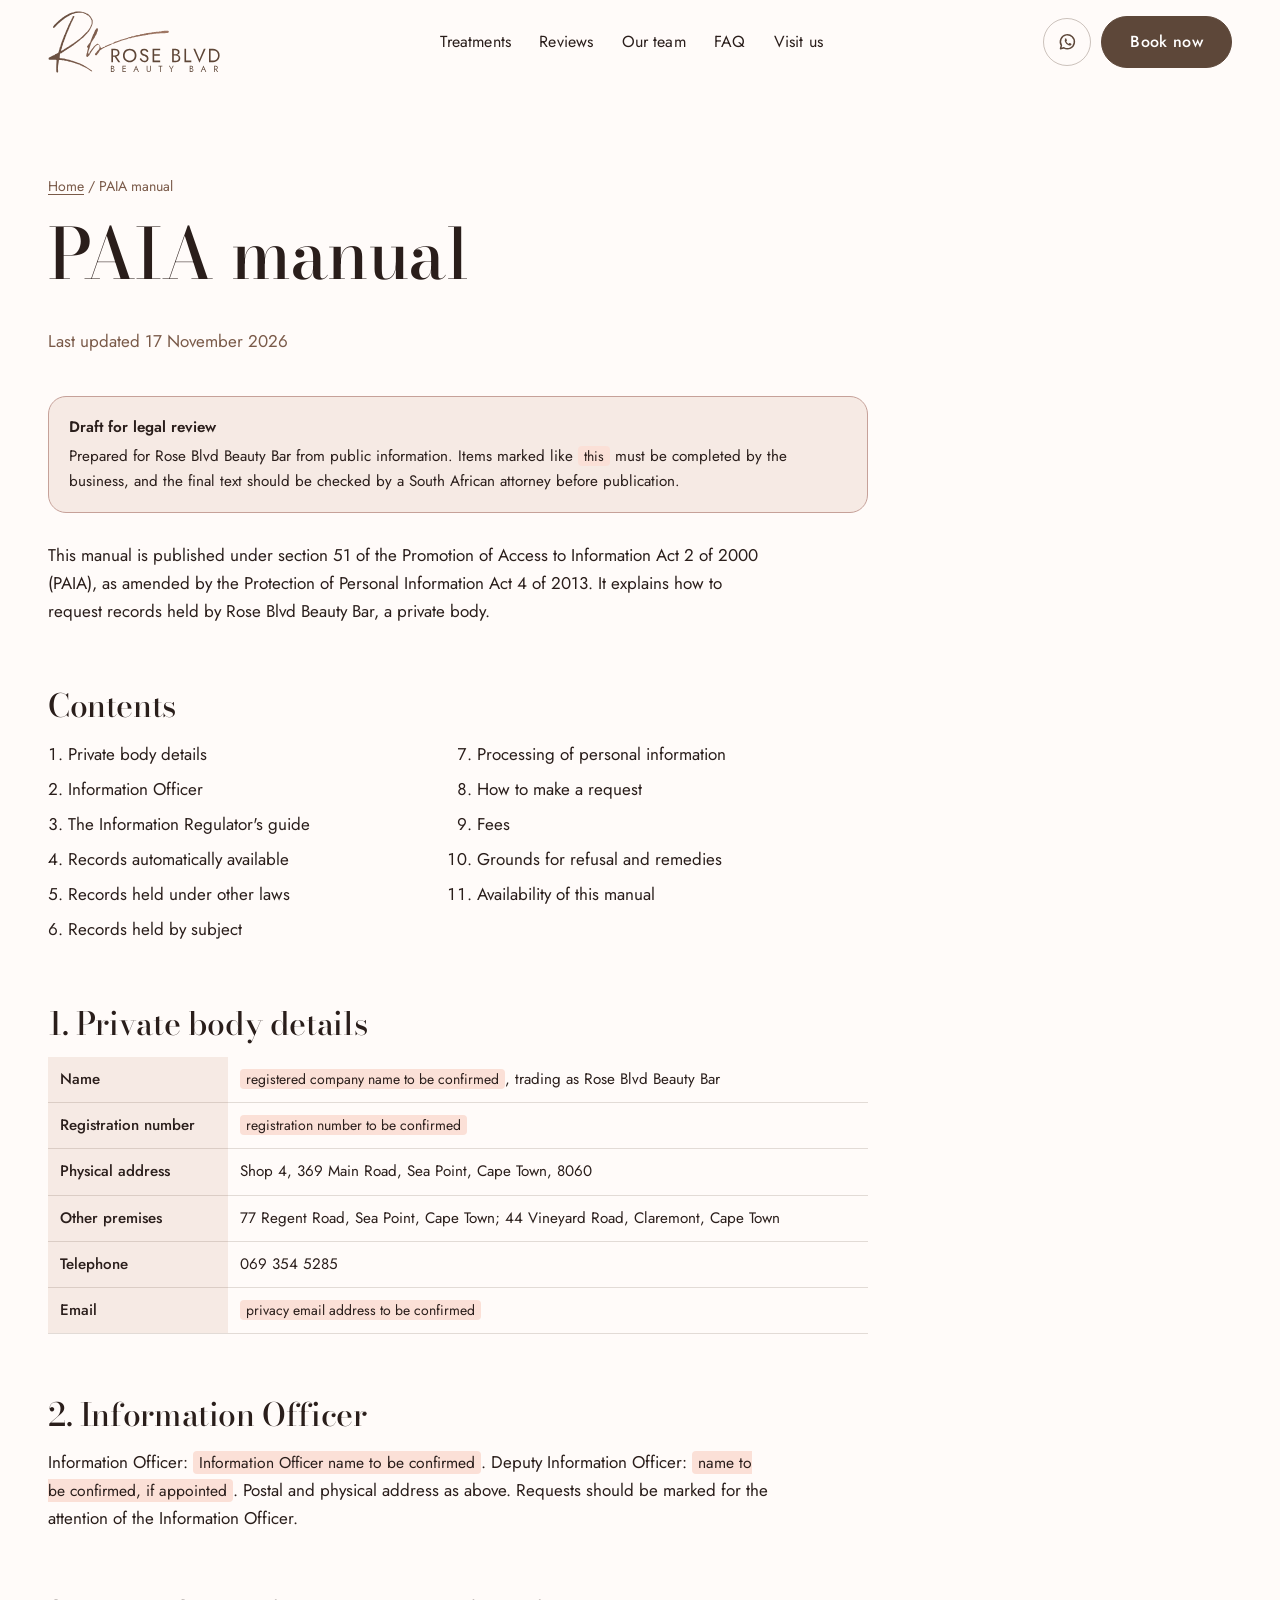
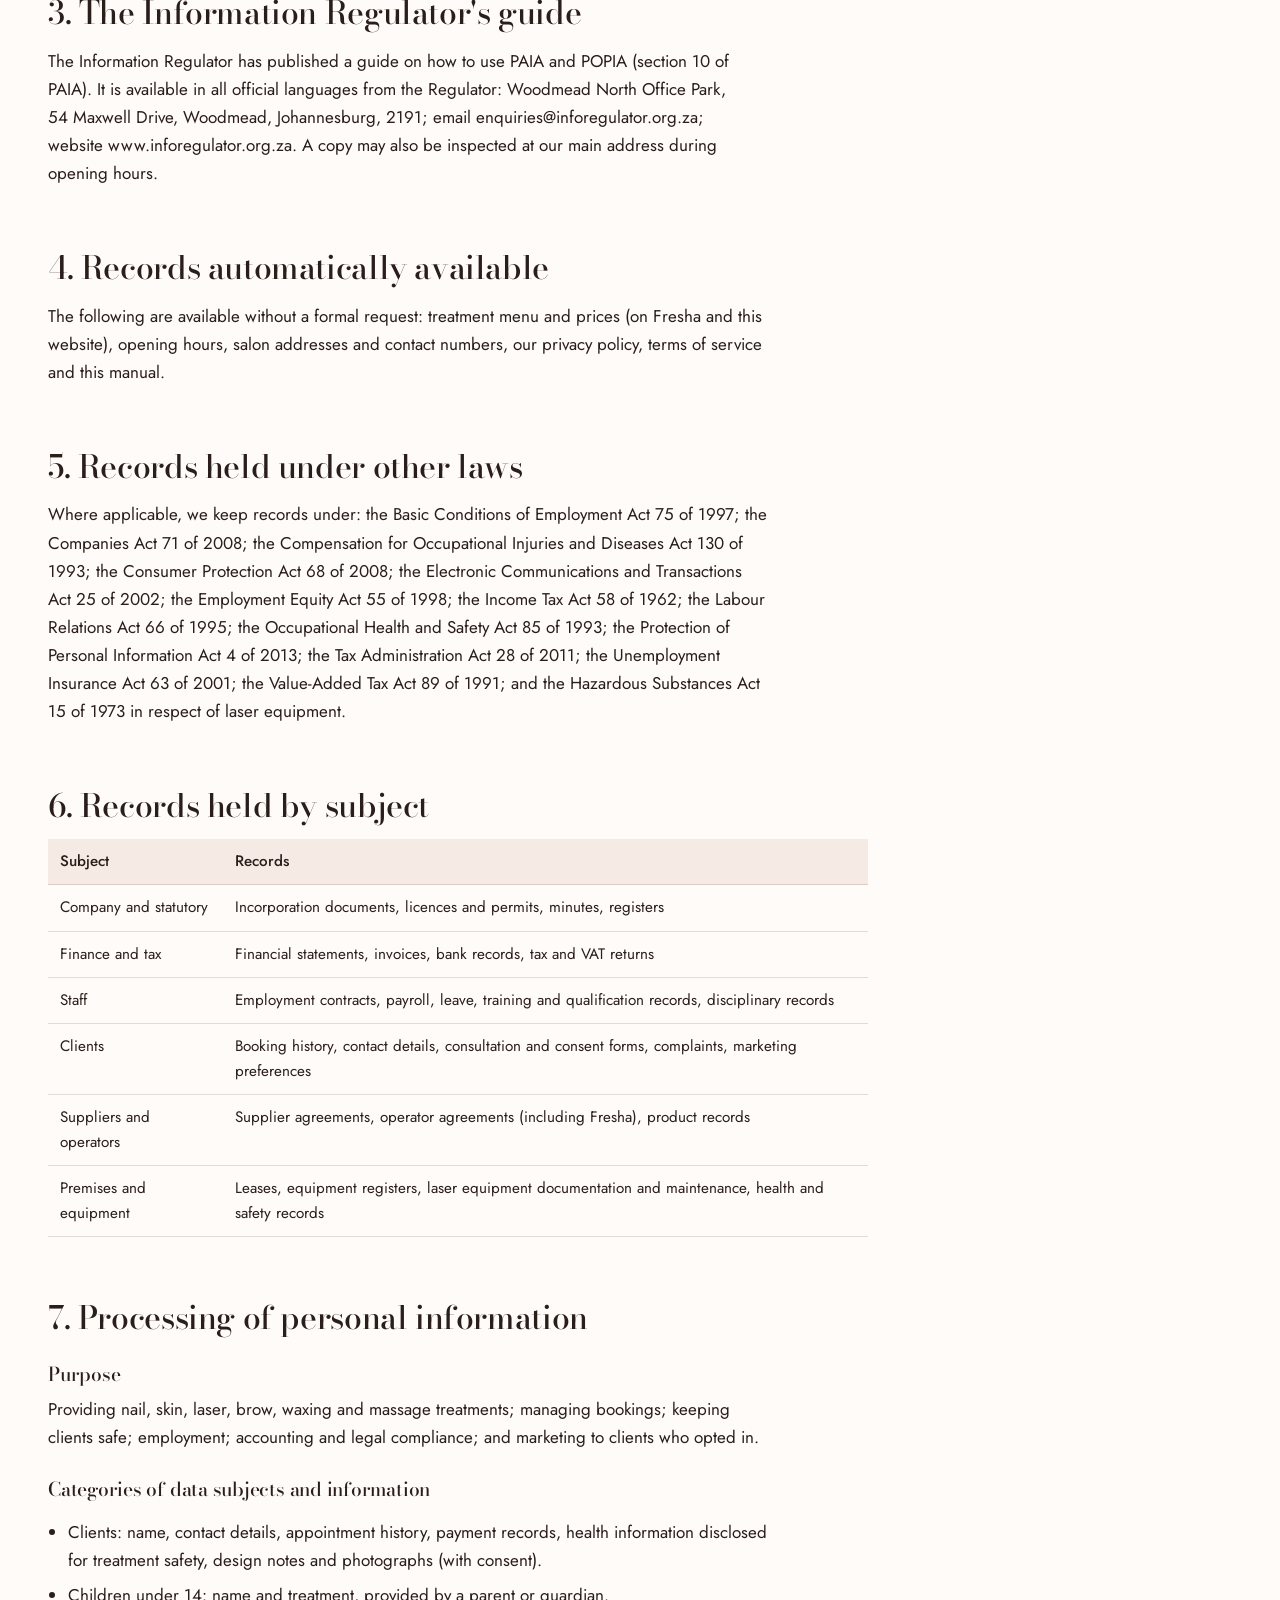
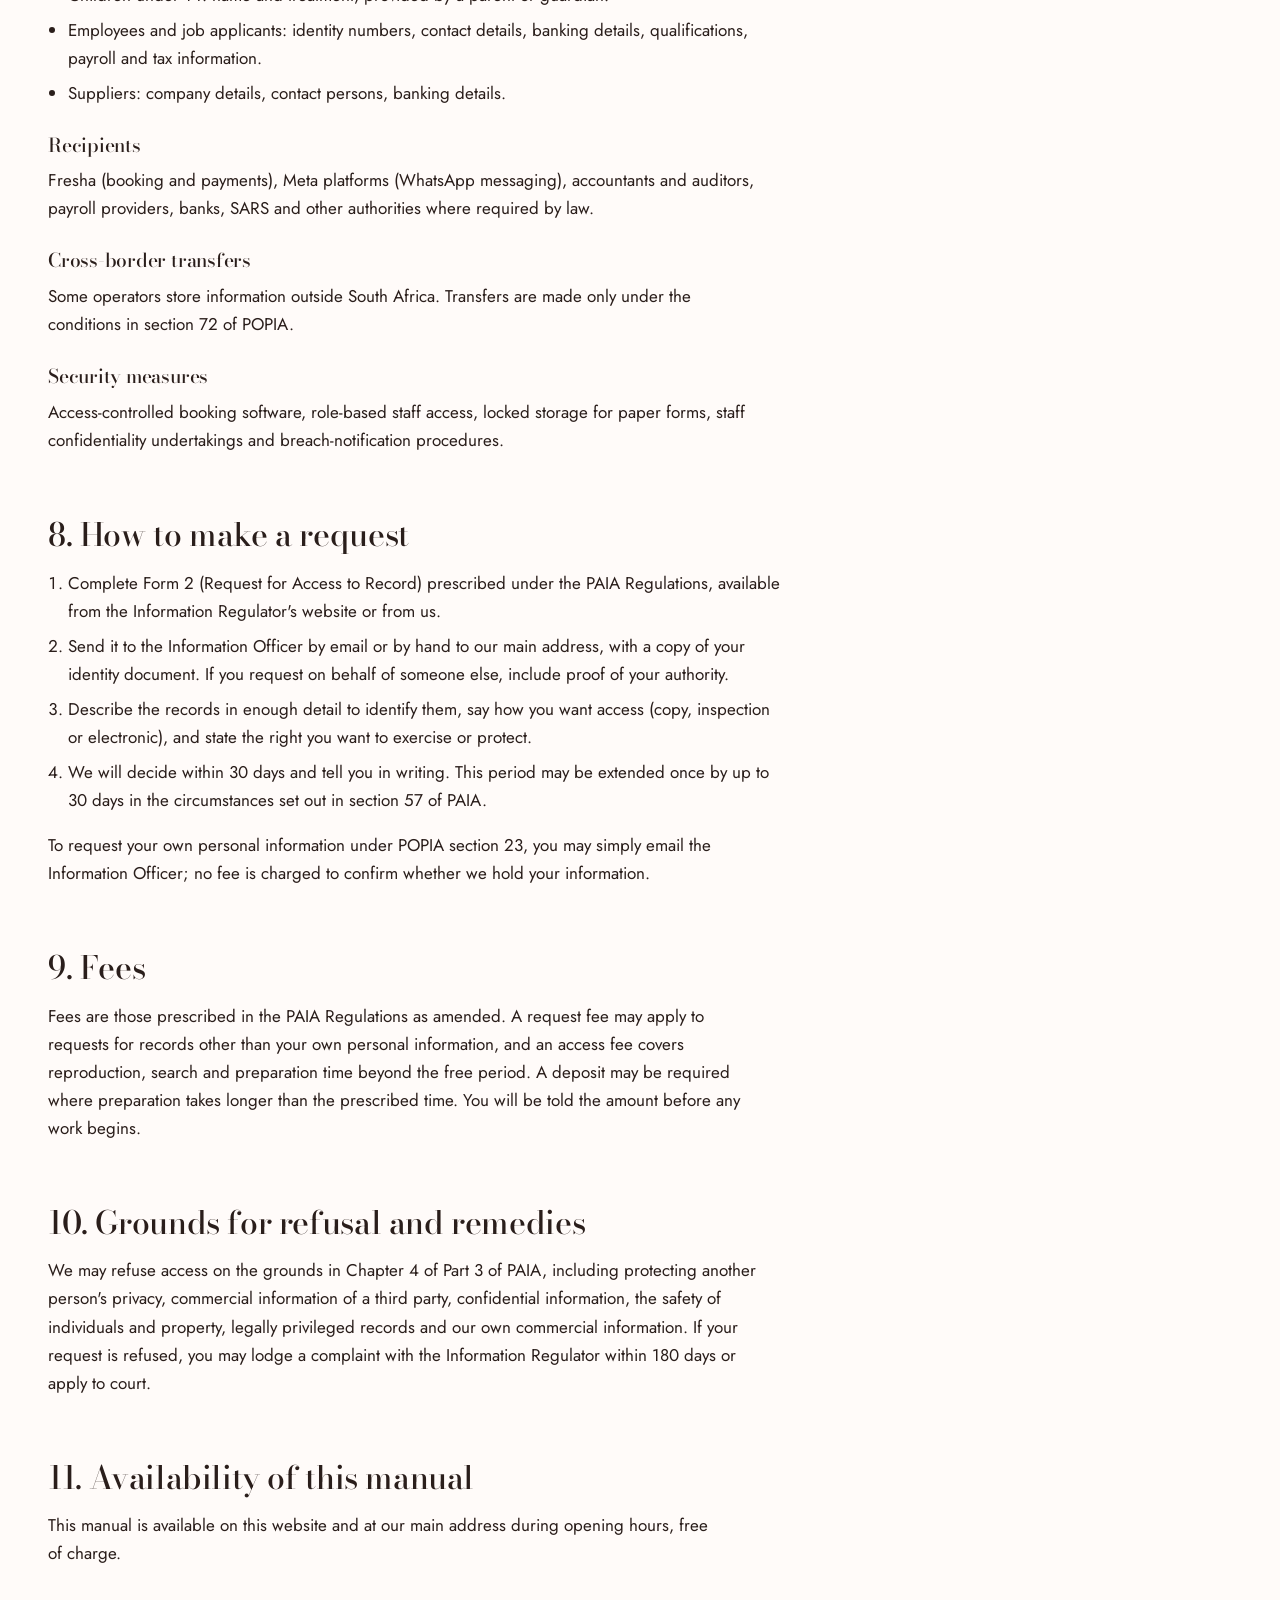
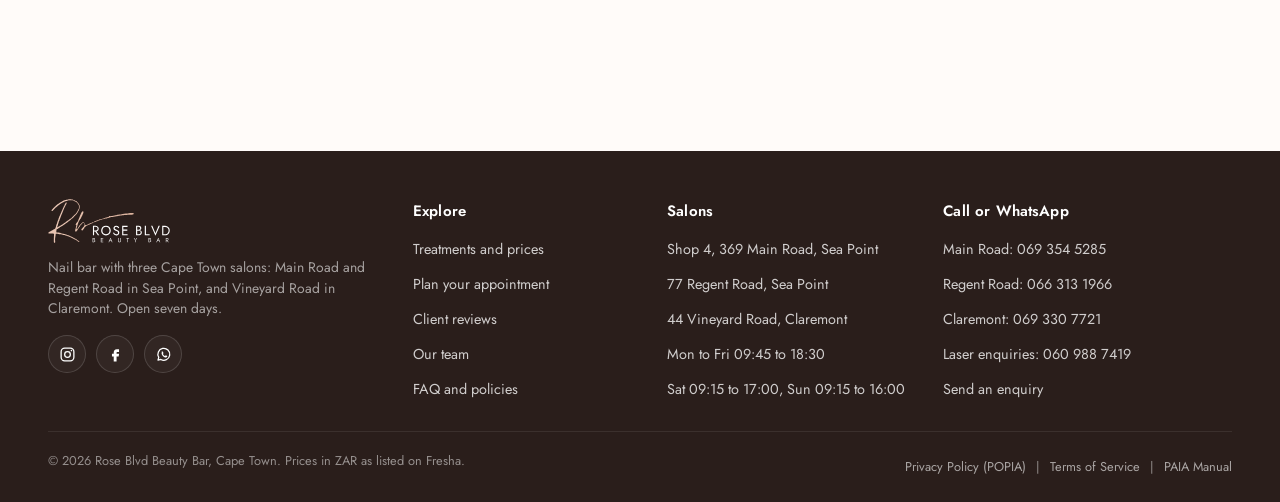
<file: paia-manual.html>
<!doctype html>
<html lang="en-ZA">
<head>
<meta charset="utf-8">
<meta name="viewport" content="width=device-width, initial-scale=1, viewport-fit=cover">
<title>PAIA manual | Rose Blvd Beauty Bar</title>
<meta name="description" content="Rose Blvd Beauty Bar manual under section 51 of the Promotion of Access to Information Act 2 of 2000, with Information Officer details and request procedure.">
<meta name="theme-color" content="#FFFBF9">
<meta property="og:type" content="website">
<meta property="og:title" content="PAIA manual | Rose Blvd Beauty Bar">
<meta property="og:description" content="Rose Blvd Beauty Bar manual under section 51 of the Promotion of Access to Information Act 2 of 2000, with Information Officer details and request procedure.">
<meta property="og:image" content="assets/images/sea-point-pedicure-thrones.webp">
<meta property="og:locale" content="en_ZA">
<link rel="icon" type="image/png" href="assets/logos/favicon.png">
<link rel="icon" type="image/svg+xml" href="assets/logos/favicon.svg">
<link rel="apple-touch-icon" href="assets/logos/apple-touch-icon.png">
<link rel="manifest" href="site.webmanifest">
<link rel="preload" href="assets/fonts/bodoni-moda-latin.woff2" as="font" type="font/woff2" crossorigin>
<link rel="preload" href="assets/fonts/jost-latin.woff2" as="font" type="font/woff2" crossorigin>
<link rel="stylesheet" href="assets/css/site.css">
<script>document.documentElement.classList.add('js')</script>
<script type="application/ld+json">{"@context":"https://schema.org","@graph":[{"@type":"Organization","@id":"#organization","name":"Rose Blvd Beauty Bar","logo":"assets/logos/logo_header.png","sameAs":["https://www.instagram.com/roseblvdbeautybar/","https://www.facebook.com/p/Rose-Blvd-Beauty-Bar-100083415697375/","https://www.fresha.com/a/rose-blvd-beauty-bar-sea-point-cape-town-369-main-road-ybjlh2te","https://www.fresha.com/a/rose-blvd-beauty-bar-regent-road-cape-town-77-regent-road-aghb8du2","https://www.fresha.com/a/rose-blvd-beauty-bar-claremont-cape-town-44-vineyard-road-xi2avbh4"],"aggregateRating":{"@type":"AggregateRating","ratingValue":4.9,"bestRating":5,"ratingCount":8930}},{"@type":["NailSalon","HealthAndBeautyBusiness"],"@id":"#main","name":"Rose Blvd Beauty Bar Main Road","parentOrganization":{"@id":"#organization"},"telephone":"+27693545285","priceRange":"R20 to R1,350","currenciesAccepted":"ZAR","paymentAccepted":"Cash, Credit Card, Debit Card","image":"assets/images/sea-point-pedicure-thrones.webp","address":{"@type":"PostalAddress","streetAddress":"Shop 4, 369 Main Road","addressLocality":"Sea Point, Cape Town","addressRegion":"Western Cape","postalCode":"8060","addressCountry":"ZA"},"geo":{"@type":"GeoCoordinates","latitude":-33.917145,"longitude":18.38887},"hasMap":"https://maps.google.com/?q=Rose%20Blvd%20Beauty%20Bar%2C%20369%20Main%20Road%2C%20Sea%20Point%2C%20Cape%20Town","openingHoursSpecification":[{"@type":"OpeningHoursSpecification","dayOfWeek":["Monday","Tuesday","Wednesday","Thursday","Friday"],"opens":"09:45","closes":"18:30"},{"@type":"OpeningHoursSpecification","dayOfWeek":"Saturday","opens":"09:15","closes":"17:00"},{"@type":"OpeningHoursSpecification","dayOfWeek":"Sunday","opens":"09:15","closes":"16:00"}],"aggregateRating":{"@type":"AggregateRating","ratingValue":4.9,"bestRating":5,"ratingCount":5251},"sameAs":["https://www.fresha.com/a/rose-blvd-beauty-bar-sea-point-cape-town-369-main-road-ybjlh2te","https://www.instagram.com/roseblvdbeautybar/"]},{"@type":["NailSalon","HealthAndBeautyBusiness"],"@id":"#regent","name":"Rose Blvd Beauty Bar Regent Road","parentOrganization":{"@id":"#organization"},"telephone":"+27663131966","priceRange":"R20 to R1,350","currenciesAccepted":"ZAR","paymentAccepted":"Cash, Credit Card, Debit Card","image":"assets/images/regent-road-evening.webp","address":{"@type":"PostalAddress","streetAddress":"77 Regent Road","addressLocality":"Sea Point, Cape Town","addressRegion":"Western Cape","postalCode":"8005","addressCountry":"ZA"},"geo":{"@type":"GeoCoordinates","latitude":-33.921539,"longitude":18.382769},"hasMap":"https://maps.google.com/?q=Rose%20Blvd%20Beauty%20Bar%2C%2077%20Regent%20Road%2C%20Sea%20Point%2C%20Cape%20Town","openingHoursSpecification":[{"@type":"OpeningHoursSpecification","dayOfWeek":["Monday","Tuesday","Wednesday","Thursday","Friday"],"opens":"09:45","closes":"18:30"},{"@type":"OpeningHoursSpecification","dayOfWeek":"Saturday","opens":"09:15","closes":"17:00"},{"@type":"OpeningHoursSpecification","dayOfWeek":"Sunday","opens":"09:15","closes":"16:00"}],"aggregateRating":{"@type":"AggregateRating","ratingValue":4.9,"bestRating":5,"ratingCount":1131},"sameAs":["https://www.fresha.com/a/rose-blvd-beauty-bar-regent-road-cape-town-77-regent-road-aghb8du2","https://www.instagram.com/roseblvdbeautybar/"]},{"@type":["NailSalon","HealthAndBeautyBusiness"],"@id":"#claremont","name":"Rose Blvd Beauty Bar Claremont","parentOrganization":{"@id":"#organization"},"telephone":"+27693307721","priceRange":"R20 to R1,350","currenciesAccepted":"ZAR","paymentAccepted":"Cash, Credit Card, Debit Card","image":"assets/images/claremont-pedicure-row.webp","address":{"@type":"PostalAddress","streetAddress":"44 Vineyard Road","addressLocality":"Claremont, Cape Town","addressRegion":"Western Cape","postalCode":"7708","addressCountry":"ZA"},"geo":{"@type":"GeoCoordinates","latitude":-33.9795,"longitude":18.462835},"hasMap":"https://maps.google.com/?q=Rose%20Blvd%20Beauty%20Bar%2C%2044%20Vineyard%20Road%2C%20Claremont%2C%20Cape%20Town","openingHoursSpecification":[{"@type":"OpeningHoursSpecification","dayOfWeek":["Monday","Tuesday","Wednesday","Thursday","Friday"],"opens":"09:45","closes":"18:30"},{"@type":"OpeningHoursSpecification","dayOfWeek":"Saturday","opens":"09:15","closes":"17:00"},{"@type":"OpeningHoursSpecification","dayOfWeek":"Sunday","opens":"09:15","closes":"16:00"}],"aggregateRating":{"@type":"AggregateRating","ratingValue":4.9,"bestRating":5,"ratingCount":2548},"sameAs":["https://www.fresha.com/a/rose-blvd-beauty-bar-claremont-cape-town-44-vineyard-road-xi2avbh4","https://www.instagram.com/roseblvdbeautybar/"]}]}</script>
</head>
<body data-page="paia-manual">
<a class="skip" href="#main">Skip to content</a>
<header class="site-header">
  <div class="wrap-wide nav">
    <a class="brand" href="index.html" aria-label="Rose Blvd Beauty Bar home"><img src="assets/logos/logo-header.svg" alt="Rose Blvd Beauty Bar" width="156" height="56"></a>
    <nav aria-label="Main"><ul class="nav-links"><li><a href="treatments.html">Treatments</a></li><li><a href="reviews.html">Reviews</a></li><li><a href="team.html">Our team</a></li><li><a href="faq.html">FAQ</a></li><li><a href="contact.html">Visit us</a></li></ul></nav>
    <div class="nav-cta">
      <button class="icon-btn wa-desktop" type="button" data-book aria-label="Call or WhatsApp a salon"><svg viewBox="0 0 24 24" fill="none" stroke="currentColor" stroke-width="1.8" stroke-linejoin="round" aria-hidden="true"><path d="M4.2 20l1.1-3.9A8.4 8.4 0 1 1 8.3 19z"/><path d="M9.2 8.4c.3-.6.6-.6.9-.6h.6c.2 0 .4.1.5.4l.7 1.6c.1.2 0 .5-.1.7l-.5.6c-.1.1-.2.3 0 .5.6 1 1.4 1.8 2.5 2.4.2.1.4.1.5 0l.6-.7c.2-.2.4-.2.6-.1l1.6.8c.2.1.4.3.3.6-.1.9-.9 1.6-1.8 1.6-2.9-.1-6.2-3.3-6.3-6.1 0-.6.2-1.2.5-1.7z" fill="currentColor" stroke="none"/></svg></button>
      <a class="btn" href="contact.html#salons" data-book>Book now</a>
      <button class="icon-btn menu-toggle" type="button" aria-label="Open menu" aria-controls="drawer" aria-expanded="false" data-drawer-open><svg viewBox="0 0 24 24" fill="none" stroke="currentColor" stroke-width="1.8" stroke-linecap="round" aria-hidden="true"><path d="M4 7h16M4 12h16M4 17h10"/></svg></button>
    </div>
  </div>
</header>
<div class="drawer" id="drawer" aria-hidden="true">
  <div class="drawer-scrim" data-drawer-close></div>
  <div class="drawer-panel" role="dialog" aria-modal="true" aria-label="Menu">
    <div class="drawer-head"><img src="assets/logos/logo-header.svg" alt="Rose Blvd Beauty Bar" width="122" height="44"><button class="icon-btn" type="button" aria-label="Close menu" data-drawer-close><svg viewBox="0 0 24 24" fill="none" stroke="currentColor" stroke-width="1.8" stroke-linecap="round" aria-hidden="true"><path d="M6 6l12 12M18 6L6 18"/></svg></button></div>
    <nav aria-label="Mobile"><ul><li><a href="index.html">Home</a></li><li><a href="treatments.html">Treatments</a></li><li><a href="reviews.html">Reviews</a></li><li><a href="team.html">Our team</a></li><li><a href="faq.html">FAQ</a></li><li><a href="contact.html">Visit us</a></li></ul></nav>
    <a class="btn" href="contact.html#salons" data-book>Book now</a>
    <div class="drawer-contact">
      <a href="tel:+27693545285"><span>Main Road</span><span>069 354 5285</span></a><a href="tel:+27663131966"><span>Regent Road</span><span>066 313 1966</span></a><a href="tel:+27693307721"><span>Claremont</span><span>069 330 7721</span></a>
    </div>
  </div>
</div>
<main id="main">
  <section class="page-hero" aria-labelledby="lg-h" style="padding-bottom:16px">
    <div class="wrap">
      <p class="crumbs"><a href="index.html">Home</a> / PAIA manual</p>
      <h1 id="lg-h">PAIA manual</h1>
      <p class="muted">Last updated 17 November 2026</p>
    </div>
  </section>
  <section class="section-tight" style="padding-top:8px">
    <div class="wrap"><article class="legal"><div class="flag" role="note"><strong>Draft for legal review</strong>Prepared for Rose Blvd Beauty Bar from public information. Items marked like <span class="tbc">this</span> must be completed by the business, and the final text should be checked by a South African attorney before publication.</div>
<p>This manual is published under section 51 of the Promotion of Access to Information Act 2 of 2000 (PAIA), as amended by the Protection of Personal Information Act 4 of 2013. It explains how to request records held by Rose Blvd Beauty Bar, a private body.</p>
<h2>Contents</h2>
<ol class="toc"><li>Private body details</li><li>Information Officer</li><li>The Information Regulator's guide</li><li>Records automatically available</li><li>Records held under other laws</li><li>Records held by subject</li><li>Processing of personal information</li><li>How to make a request</li><li>Fees</li><li>Grounds for refusal and remedies</li><li>Availability of this manual</li></ol>
<h2>1. Private body details</h2>
<table><tbody>
<tr><th scope="row">Name</th><td><span class="tbc">registered company name to be confirmed</span>, trading as Rose Blvd Beauty Bar</td></tr>
<tr><th scope="row">Registration number</th><td><span class="tbc">registration number to be confirmed</span></td></tr>
<tr><th scope="row">Physical address</th><td>Shop 4, 369 Main Road, Sea Point, Cape Town, 8060</td></tr>
<tr><th scope="row">Other premises</th><td>77 Regent Road, Sea Point, Cape Town; 44 Vineyard Road, Claremont, Cape Town</td></tr>
<tr><th scope="row">Telephone</th><td>069 354 5285</td></tr>
<tr><th scope="row">Email</th><td><span class="tbc">privacy email address to be confirmed</span></td></tr>
</tbody></table>
<h2>2. Information Officer</h2>
<p>Information Officer: <span class="tbc">Information Officer name to be confirmed</span>. Deputy Information Officer: <span class="tbc">name to be confirmed, if appointed</span>. Postal and physical address as above. Requests should be marked for the attention of the Information Officer.</p>
<h2>3. The Information Regulator's guide</h2>
<p>The Information Regulator has published a guide on how to use PAIA and POPIA (section 10 of PAIA). It is available in all official languages from the Regulator: Woodmead North Office Park, 54 Maxwell Drive, Woodmead, Johannesburg, 2191; email enquiries@inforegulator.org.za; website www.inforegulator.org.za. A copy may also be inspected at our main address during opening hours.</p>
<h2>4. Records automatically available</h2>
<p>The following are available without a formal request: treatment menu and prices (on Fresha and this website), opening hours, salon addresses and contact numbers, our privacy policy, terms of service and this manual.</p>
<h2>5. Records held under other laws</h2>
<p>Where applicable, we keep records under: the Basic Conditions of Employment Act 75 of 1997; the Companies Act 71 of 2008; the Compensation for Occupational Injuries and Diseases Act 130 of 1993; the Consumer Protection Act 68 of 2008; the Electronic Communications and Transactions Act 25 of 2002; the Employment Equity Act 55 of 1998; the Income Tax Act 58 of 1962; the Labour Relations Act 66 of 1995; the Occupational Health and Safety Act 85 of 1993; the Protection of Personal Information Act 4 of 2013; the Tax Administration Act 28 of 2011; the Unemployment Insurance Act 63 of 2001; the Value-Added Tax Act 89 of 1991; and the Hazardous Substances Act 15 of 1973 in respect of laser equipment.</p>
<h2>6. Records held by subject</h2>
<table><thead><tr><th scope="col">Subject</th><th scope="col">Records</th></tr></thead><tbody>
<tr><td>Company and statutory</td><td>Incorporation documents, licences and permits, minutes, registers</td></tr>
<tr><td>Finance and tax</td><td>Financial statements, invoices, bank records, tax and VAT returns</td></tr>
<tr><td>Staff</td><td>Employment contracts, payroll, leave, training and qualification records, disciplinary records</td></tr>
<tr><td>Clients</td><td>Booking history, contact details, consultation and consent forms, complaints, marketing preferences</td></tr>
<tr><td>Suppliers and operators</td><td>Supplier agreements, operator agreements (including Fresha), product records</td></tr>
<tr><td>Premises and equipment</td><td>Leases, equipment registers, laser equipment documentation and maintenance, health and safety records</td></tr>
</tbody></table>
<h2>7. Processing of personal information</h2>
<h3>Purpose</h3>
<p>Providing nail, skin, laser, brow, waxing and massage treatments; managing bookings; keeping clients safe; employment; accounting and legal compliance; and marketing to clients who opted in.</p>
<h3>Categories of data subjects and information</h3>
<ul>
<li>Clients: name, contact details, appointment history, payment records, health information disclosed for treatment safety, design notes and photographs (with consent).</li>
<li>Children under 14: name and treatment, provided by a parent or guardian.</li>
<li>Employees and job applicants: identity numbers, contact details, banking details, qualifications, payroll and tax information.</li>
<li>Suppliers: company details, contact persons, banking details.</li>
</ul>
<h3>Recipients</h3>
<p>Fresha (booking and payments), Meta platforms (WhatsApp messaging), accountants and auditors, payroll providers, banks, SARS and other authorities where required by law.</p>
<h3>Cross-border transfers</h3>
<p>Some operators store information outside South Africa. Transfers are made only under the conditions in section 72 of POPIA.</p>
<h3>Security measures</h3>
<p>Access-controlled booking software, role-based staff access, locked storage for paper forms, staff confidentiality undertakings and breach-notification procedures.</p>
<h2>8. How to make a request</h2>
<ol>
<li>Complete Form 2 (Request for Access to Record) prescribed under the PAIA Regulations, available from the Information Regulator's website or from us.</li>
<li>Send it to the Information Officer by email or by hand to our main address, with a copy of your identity document. If you request on behalf of someone else, include proof of your authority.</li>
<li>Describe the records in enough detail to identify them, say how you want access (copy, inspection or electronic), and state the right you want to exercise or protect.</li>
<li>We will decide within 30 days and tell you in writing. This period may be extended once by up to 30 days in the circumstances set out in section 57 of PAIA.</li>
</ol>
<p>To request your own personal information under POPIA section 23, you may simply email the Information Officer; no fee is charged to confirm whether we hold your information.</p>
<h2>9. Fees</h2>
<p>Fees are those prescribed in the PAIA Regulations as amended. A request fee may apply to requests for records other than your own personal information, and an access fee covers reproduction, search and preparation time beyond the free period. A deposit may be required where preparation takes longer than the prescribed time. You will be told the amount before any work begins.</p>
<h2>10. Grounds for refusal and remedies</h2>
<p>We may refuse access on the grounds in Chapter 4 of Part 3 of PAIA, including protecting another person's privacy, commercial information of a third party, confidential information, the safety of individuals and property, legally privileged records and our own commercial information. If your request is refused, you may lodge a complaint with the Information Regulator within 180 days or apply to court.</p>
<h2>11. Availability of this manual</h2>
<p>This manual is available on this website and at our main address during opening hours, free of charge.</p></article></div>
  </section>
</main>
<dialog class="book-dialog" id="book-dialog" aria-labelledby="book-title">
  <div class="book-inner">
    <button class="icon-btn book-close" type="button" aria-label="Close" data-book-close><svg viewBox="0 0 24 24" fill="none" stroke="currentColor" stroke-width="1.8" stroke-linecap="round" aria-hidden="true"><path d="M6 6l12 12M18 6L6 18"/></svg></button>
    <h2 id="book-title">Choose your salon</h2>
    <p class="muted">Same nail menu and prices at all three. Fresha confirms your slot instantly; WhatsApp reaches the front desk.</p>
    <ul class="book-list">
      <li class="book-item">
        <strong>Main Road<span class="tag">The original salon</span></strong>
        <span class="addr">Shop 4, 369 Main Road, Sea Point <span class="open-status" data-open-status></span></span>
        <span class="acts">
          <a class="btn" href="https://www.fresha.com/a/rose-blvd-beauty-bar-sea-point-cape-town-369-main-road-ybjlh2te" target="_blank" rel="noopener" data-track="fresha-main">Book on Fresha</a>
          <a class="icon-btn" href="https://wa.me/27693545285" target="_blank" rel="noopener" aria-label="WhatsApp Main Road"><svg viewBox="0 0 24 24" fill="none" stroke="currentColor" stroke-width="1.8" stroke-linejoin="round" aria-hidden="true"><path d="M4.2 20l1.1-3.9A8.4 8.4 0 1 1 8.3 19z"/><path d="M9.2 8.4c.3-.6.6-.6.9-.6h.6c.2 0 .4.1.5.4l.7 1.6c.1.2 0 .5-.1.7l-.5.6c-.1.1-.2.3 0 .5.6 1 1.4 1.8 2.5 2.4.2.1.4.1.5 0l.6-.7c.2-.2.4-.2.6-.1l1.6.8c.2.1.4.3.3.6-.1.9-.9 1.6-1.8 1.6-2.9-.1-6.2-3.3-6.3-6.1 0-.6.2-1.2.5-1.7z" fill="currentColor" stroke="none"/></svg></a>
          <a class="icon-btn" href="tel:+27693545285" aria-label="Call Main Road on 069 354 5285"><svg viewBox="0 0 24 24" fill="none" stroke="currentColor" stroke-width="1.8" stroke-linecap="round" stroke-linejoin="round" aria-hidden="true"><path d="M22 16.9v3a2 2 0 0 1-2.2 2 19.8 19.8 0 0 1-8.6-3.1 19.5 19.5 0 0 1-6-6A19.8 19.8 0 0 1 2.1 4.2 2 2 0 0 1 4.1 2h3a2 2 0 0 1 2 1.7c.1 1 .4 1.9.7 2.8a2 2 0 0 1-.5 2.1L8.1 9.9a16 16 0 0 0 6 6l1.3-1.3a2 2 0 0 1 2.1-.4c.9.3 1.8.6 2.8.7a2 2 0 0 1 1.7 2z"/></svg></a>
        </span>
      </li><li class="book-item">
        <strong>Regent Road<span class="tag">Nails, skin and laser</span></strong>
        <span class="addr">77 Regent Road, Sea Point <span class="open-status" data-open-status></span></span>
        <span class="acts">
          <a class="btn" href="https://www.fresha.com/a/rose-blvd-beauty-bar-regent-road-cape-town-77-regent-road-aghb8du2" target="_blank" rel="noopener" data-track="fresha-regent">Book on Fresha</a>
          <a class="icon-btn" href="https://wa.me/27663131966" target="_blank" rel="noopener" aria-label="WhatsApp Regent Road"><svg viewBox="0 0 24 24" fill="none" stroke="currentColor" stroke-width="1.8" stroke-linejoin="round" aria-hidden="true"><path d="M4.2 20l1.1-3.9A8.4 8.4 0 1 1 8.3 19z"/><path d="M9.2 8.4c.3-.6.6-.6.9-.6h.6c.2 0 .4.1.5.4l.7 1.6c.1.2 0 .5-.1.7l-.5.6c-.1.1-.2.3 0 .5.6 1 1.4 1.8 2.5 2.4.2.1.4.1.5 0l.6-.7c.2-.2.4-.2.6-.1l1.6.8c.2.1.4.3.3.6-.1.9-.9 1.6-1.8 1.6-2.9-.1-6.2-3.3-6.3-6.1 0-.6.2-1.2.5-1.7z" fill="currentColor" stroke="none"/></svg></a>
          <a class="icon-btn" href="tel:+27663131966" aria-label="Call Regent Road on 066 313 1966"><svg viewBox="0 0 24 24" fill="none" stroke="currentColor" stroke-width="1.8" stroke-linecap="round" stroke-linejoin="round" aria-hidden="true"><path d="M22 16.9v3a2 2 0 0 1-2.2 2 19.8 19.8 0 0 1-8.6-3.1 19.5 19.5 0 0 1-6-6A19.8 19.8 0 0 1 2.1 4.2 2 2 0 0 1 4.1 2h3a2 2 0 0 1 2 1.7c.1 1 .4 1.9.7 2.8a2 2 0 0 1-.5 2.1L8.1 9.9a16 16 0 0 0 6 6l1.3-1.3a2 2 0 0 1 2.1-.4c.9.3 1.8.6 2.8.7a2 2 0 0 1 1.7 2z"/></svg></a>
        </span>
      </li><li class="book-item">
        <strong>Claremont<span class="tag">Outside Cavendish Square</span></strong>
        <span class="addr">44 Vineyard Road, Claremont <span class="open-status" data-open-status></span></span>
        <span class="acts">
          <a class="btn" href="https://www.fresha.com/a/rose-blvd-beauty-bar-claremont-cape-town-44-vineyard-road-xi2avbh4" target="_blank" rel="noopener" data-track="fresha-claremont">Book on Fresha</a>
          <a class="icon-btn" href="https://wa.me/27693307721" target="_blank" rel="noopener" aria-label="WhatsApp Claremont"><svg viewBox="0 0 24 24" fill="none" stroke="currentColor" stroke-width="1.8" stroke-linejoin="round" aria-hidden="true"><path d="M4.2 20l1.1-3.9A8.4 8.4 0 1 1 8.3 19z"/><path d="M9.2 8.4c.3-.6.6-.6.9-.6h.6c.2 0 .4.1.5.4l.7 1.6c.1.2 0 .5-.1.7l-.5.6c-.1.1-.2.3 0 .5.6 1 1.4 1.8 2.5 2.4.2.1.4.1.5 0l.6-.7c.2-.2.4-.2.6-.1l1.6.8c.2.1.4.3.3.6-.1.9-.9 1.6-1.8 1.6-2.9-.1-6.2-3.3-6.3-6.1 0-.6.2-1.2.5-1.7z" fill="currentColor" stroke="none"/></svg></a>
          <a class="icon-btn" href="tel:+27693307721" aria-label="Call Claremont on 069 330 7721"><svg viewBox="0 0 24 24" fill="none" stroke="currentColor" stroke-width="1.8" stroke-linecap="round" stroke-linejoin="round" aria-hidden="true"><path d="M22 16.9v3a2 2 0 0 1-2.2 2 19.8 19.8 0 0 1-8.6-3.1 19.5 19.5 0 0 1-6-6A19.8 19.8 0 0 1 2.1 4.2 2 2 0 0 1 4.1 2h3a2 2 0 0 1 2 1.7c.1 1 .4 1.9.7 2.8a2 2 0 0 1-.5 2.1L8.1 9.9a16 16 0 0 0 6 6l1.3-1.3a2 2 0 0 1 2.1-.4c.9.3 1.8.6 2.8.7a2 2 0 0 1 1.7 2z"/></svg></a>
        </span>
      </li>
    </ul>
  </div>
</dialog>
<footer class="site-footer">
  <div class="wrap-wide">
    <div class="footer-grid">
      <div>
        <img class="flogo" src="assets/logos/logo-footer.svg" alt="Rose Blvd Beauty Bar" width="123" height="44" loading="lazy">
        <p class="footer-bio">Nail bar with three Cape Town salons: Main Road and Regent Road in Sea Point, and Vineyard Road in Claremont. Open seven days.</p>
        <div class="socials">
          <a href="https://www.instagram.com/roseblvdbeautybar/" target="_blank" rel="noopener" aria-label="Rose Blvd on Instagram"><svg viewBox="0 0 24 24" fill="none" stroke="currentColor" stroke-width="1.8" aria-hidden="true"><rect x="3" y="3" width="18" height="18" rx="5"/><circle cx="12" cy="12" r="4"/><circle cx="17.5" cy="6.5" r="1.1" fill="currentColor" stroke="none"/></svg></a>
          <a href="https://www.facebook.com/p/Rose-Blvd-Beauty-Bar-100083415697375/" target="_blank" rel="noopener" aria-label="Rose Blvd on Facebook"><svg viewBox="0 0 24 24" fill="currentColor" aria-hidden="true"><path d="M14 8.5h3V4.6h-3.1C10.8 4.6 9.5 6.4 9.5 9.1V11H7v3.8h2.5V22h4v-7.2h3l.5-3.8H13.5V9.6c0-.7.4-1.1.5-1.1z"/></svg></a>
          <a href="https://wa.me/27693545285" target="_blank" rel="noopener" aria-label="WhatsApp Rose Blvd Main Road"><svg viewBox="0 0 24 24" fill="none" stroke="currentColor" stroke-width="1.8" stroke-linejoin="round" aria-hidden="true"><path d="M4.2 20l1.1-3.9A8.4 8.4 0 1 1 8.3 19z"/><path d="M9.2 8.4c.3-.6.6-.6.9-.6h.6c.2 0 .4.1.5.4l.7 1.6c.1.2 0 .5-.1.7l-.5.6c-.1.1-.2.3 0 .5.6 1 1.4 1.8 2.5 2.4.2.1.4.1.5 0l.6-.7c.2-.2.4-.2.6-.1l1.6.8c.2.1.4.3.3.6-.1.9-.9 1.6-1.8 1.6-2.9-.1-6.2-3.3-6.3-6.1 0-.6.2-1.2.5-1.7z" fill="currentColor" stroke="none"/></svg></a>
        </div>
      </div>
      <div>
        <p class="footer-title">Explore</p>
        <ul class="footer-list">
          <li><a href="treatments.html">Treatments and prices</a></li>
          <li><a href="treatments.html#planner">Plan your appointment</a></li>
          <li><a href="reviews.html">Client reviews</a></li>
          <li><a href="team.html">Our team</a></li>
          <li><a href="faq.html">FAQ and policies</a></li>
        </ul>
      </div>
      <div>
        <p class="footer-title">Salons</p>
        <ul class="footer-list">
          <li><a href="contact.html#salon-main">Shop 4, 369 Main Road, Sea Point</a></li><li><a href="contact.html#salon-regent">77 Regent Road, Sea Point</a></li><li><a href="contact.html#salon-claremont">44 Vineyard Road, Claremont</a></li>
          <li><a href="contact.html#hours">Mon to Fri 09:45 to 18:30</a></li>
          <li><a href="contact.html#hours">Sat 09:15 to 17:00, Sun 09:15 to 16:00</a></li>
        </ul>
      </div>
      <div>
        <p class="footer-title">Call or WhatsApp</p>
        <ul class="footer-list">
          <li><a href="tel:+27693545285">Main Road: 069 354 5285</a></li><li><a href="tel:+27663131966">Regent Road: 066 313 1966</a></li><li><a href="tel:+27693307721">Claremont: 069 330 7721</a></li>
          <li><a href="tel:+27609887419">Laser enquiries: 060 988 7419</a></li>
          <li><a href="contact.html#enquire">Send an enquiry</a></li>
        </ul>
      </div>
    </div>
    <div class="footer-sub">
      <span>&copy; <span data-year>2026</span> Rose Blvd Beauty Bar, Cape Town. Prices in ZAR as listed on Fresha.</span>
      <div class="footer-legal-links">
        <a href="privacy-policy.html" class="footer-legal-link">Privacy Policy (POPIA)</a>
        <span aria-hidden="true">|</span>
        <a href="terms-of-service.html" class="footer-legal-link">Terms of Service</a>
        <span aria-hidden="true">|</span>
        <a href="paia-manual.html" class="footer-legal-link">PAIA Manual</a>
      </div>
    </div>
  </div>
</footer>
<div class="mbar" data-mbar>
  <a class="btn" href="contact.html#salons" data-book>Book now</a>
  <a class="btn btn-ghost" href="treatments.html#planner">Price my visit</a>
</div>
<script src="assets/js/site.js" defer></script>
</body>
</html>
</file>
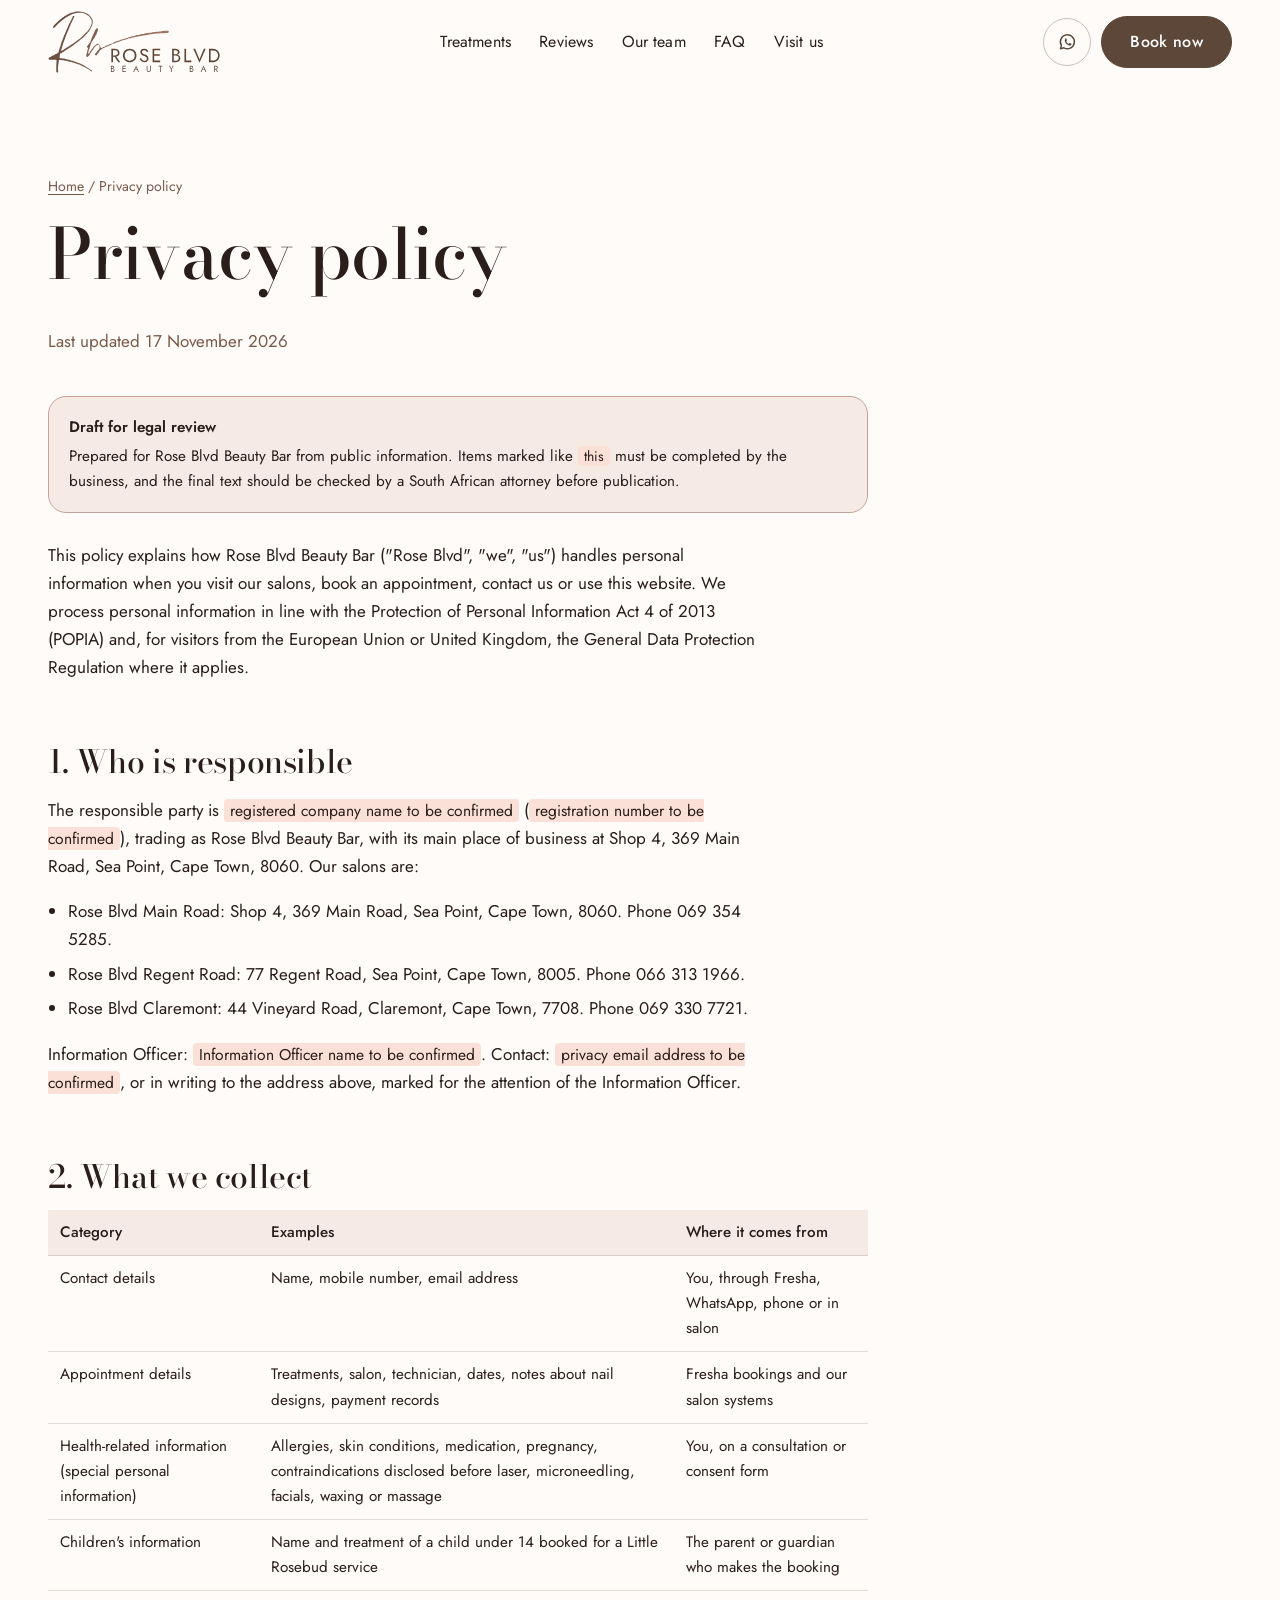
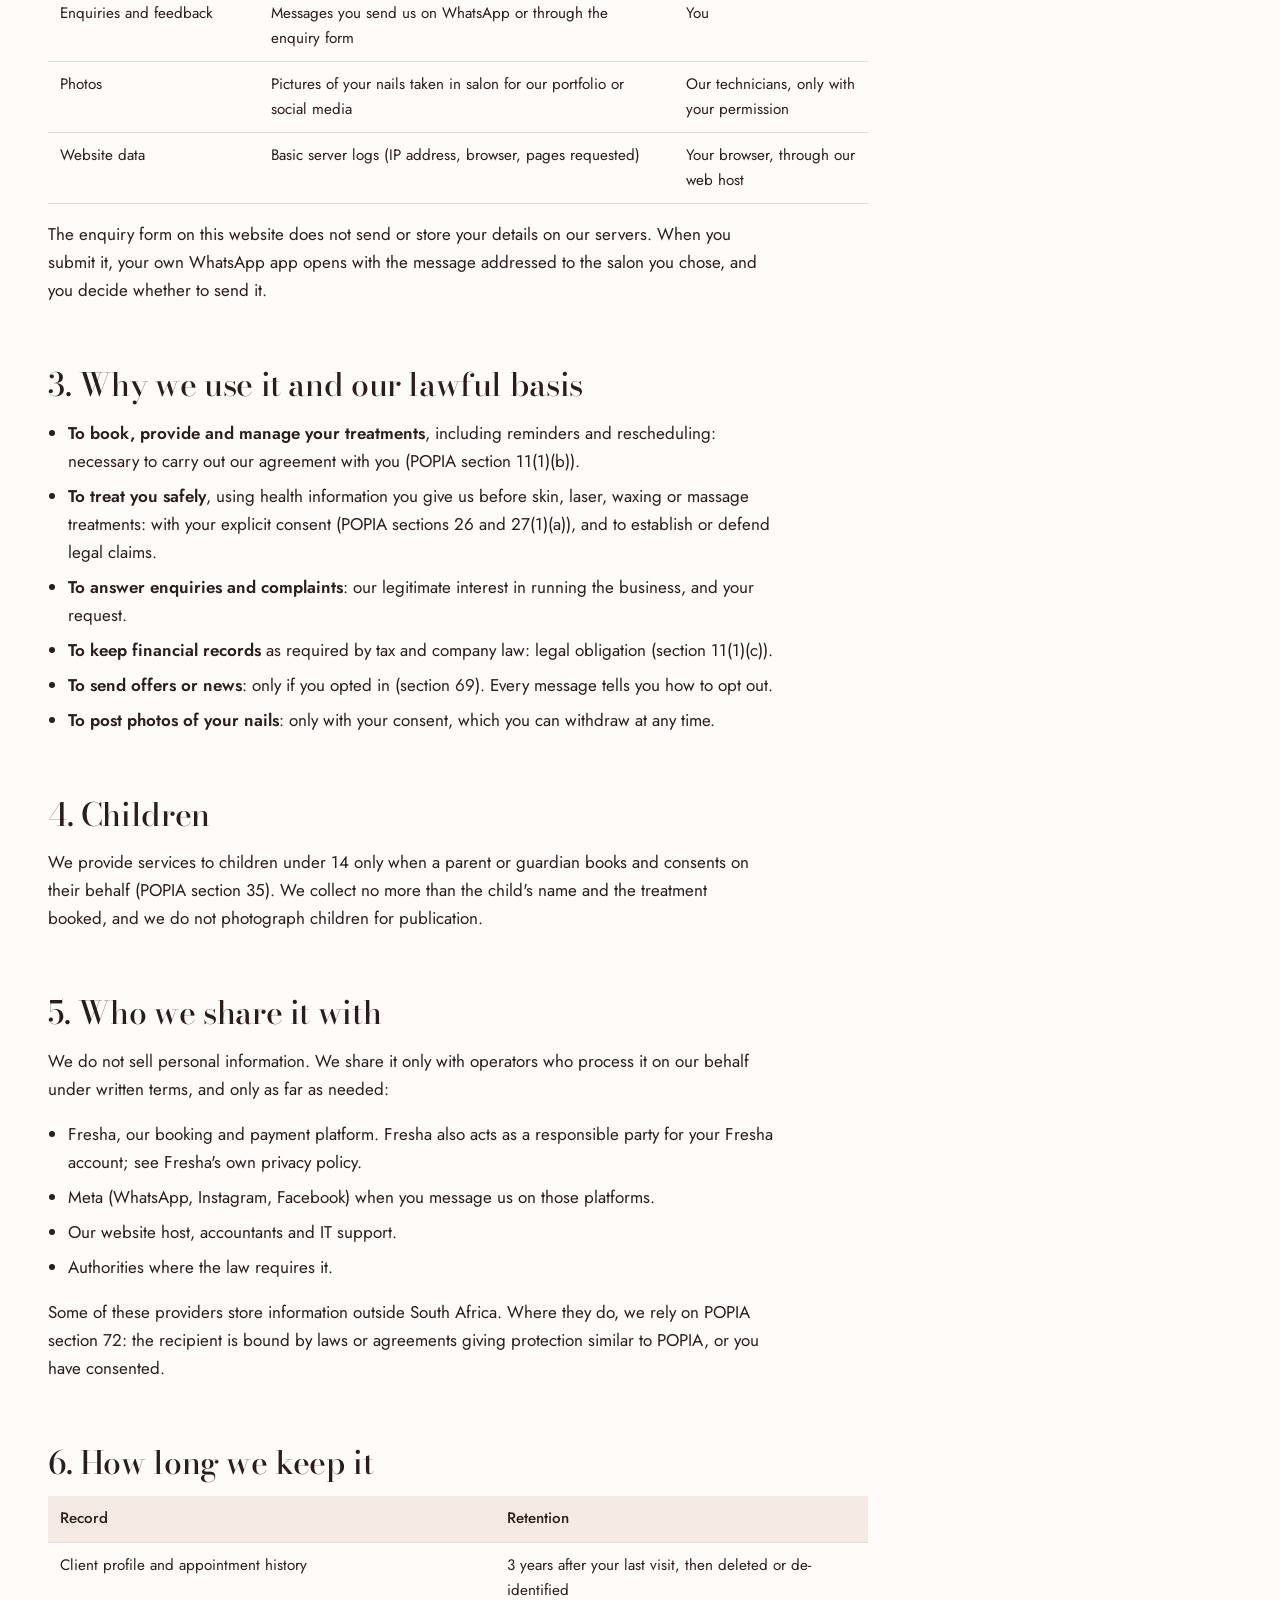
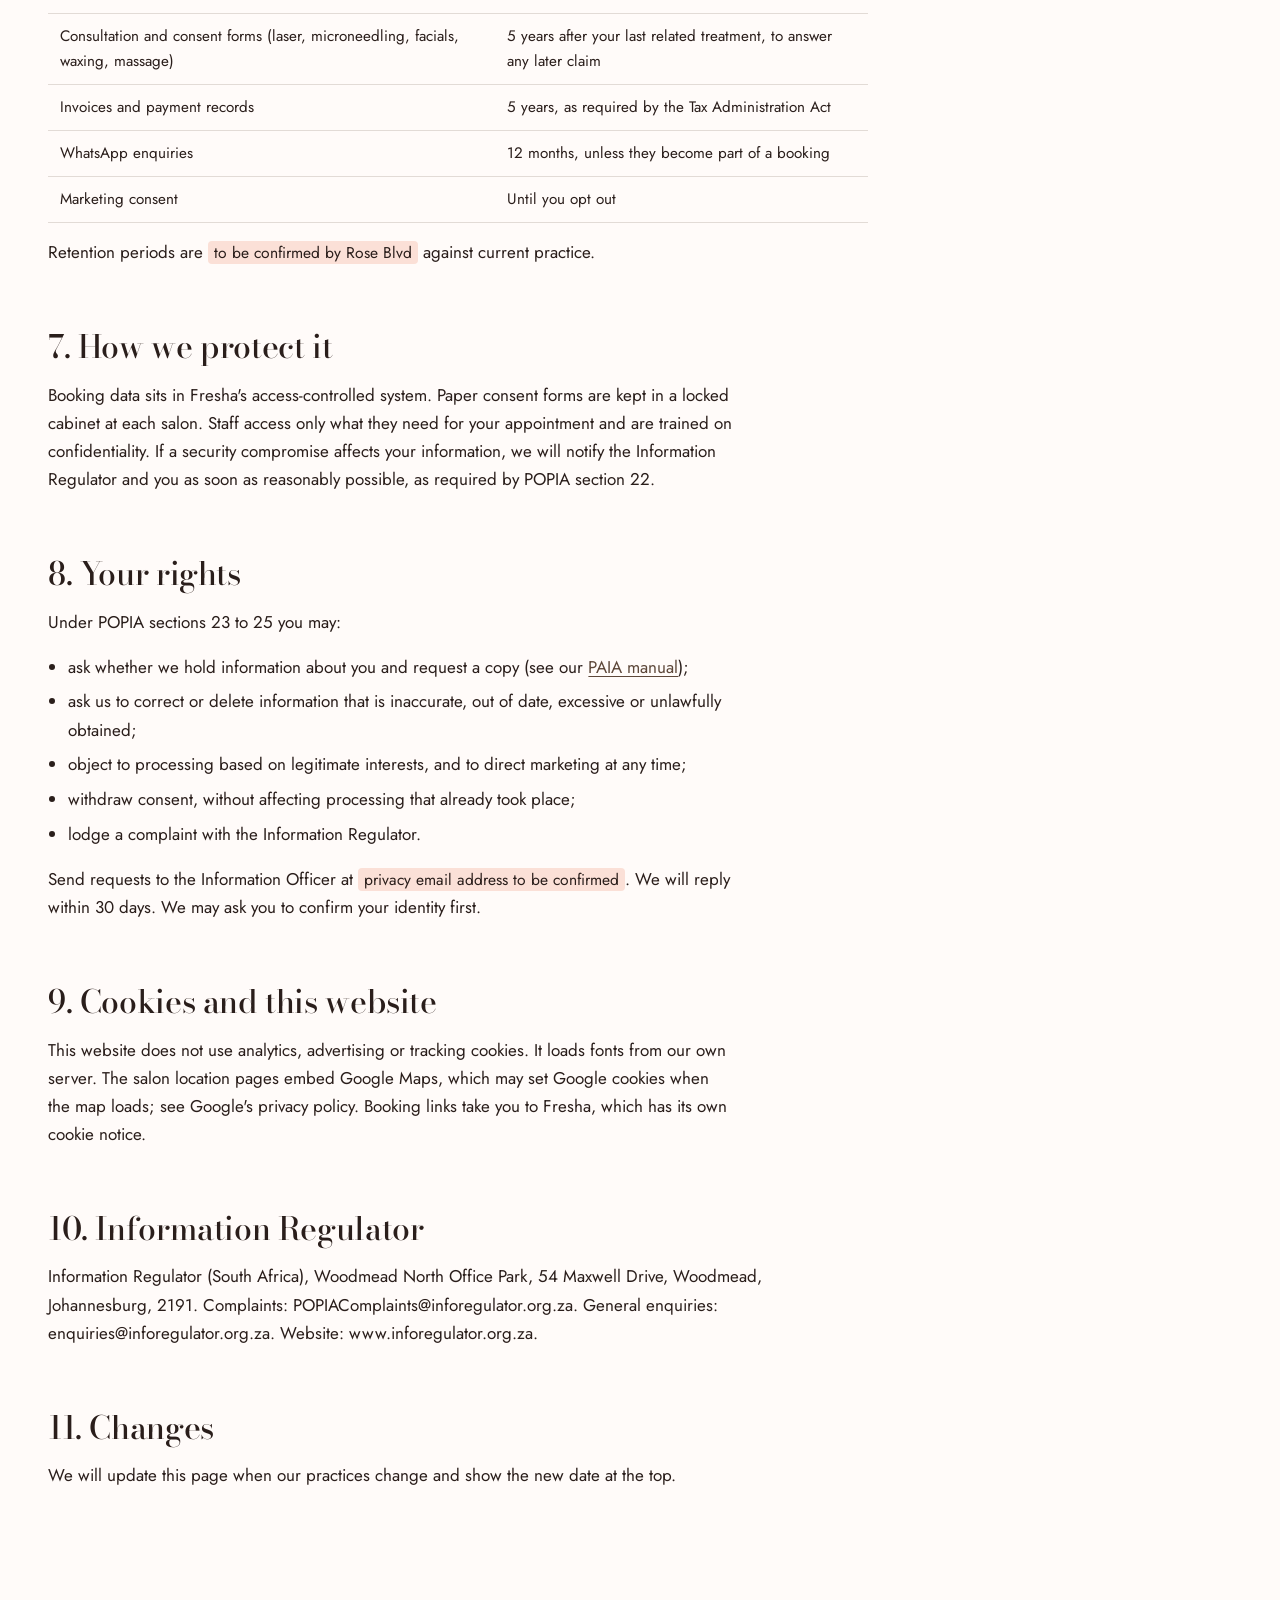
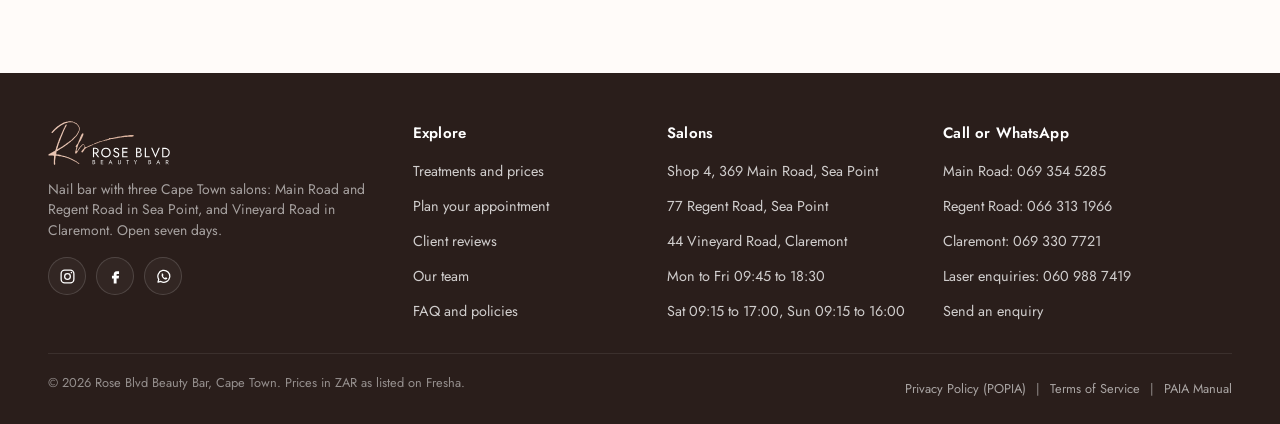
<file: privacy-policy.html>
<!doctype html>
<html lang="en-ZA">
<head>
<meta charset="utf-8">
<meta name="viewport" content="width=device-width, initial-scale=1, viewport-fit=cover">
<title>Privacy policy | Rose Blvd Beauty Bar</title>
<meta name="description" content="How Rose Blvd Beauty Bar collects, uses and protects personal information under POPIA (Act 4 of 2013) and, where it applies, the GDPR.">
<meta name="theme-color" content="#FFFBF9">
<meta property="og:type" content="website">
<meta property="og:title" content="Privacy policy | Rose Blvd Beauty Bar">
<meta property="og:description" content="How Rose Blvd Beauty Bar collects, uses and protects personal information under POPIA (Act 4 of 2013) and, where it applies, the GDPR.">
<meta property="og:image" content="assets/images/sea-point-pedicure-thrones.webp">
<meta property="og:locale" content="en_ZA">
<link rel="icon" type="image/png" href="assets/logos/favicon.png">
<link rel="icon" type="image/svg+xml" href="assets/logos/favicon.svg">
<link rel="apple-touch-icon" href="assets/logos/apple-touch-icon.png">
<link rel="manifest" href="site.webmanifest">
<link rel="preload" href="assets/fonts/bodoni-moda-latin.woff2" as="font" type="font/woff2" crossorigin>
<link rel="preload" href="assets/fonts/jost-latin.woff2" as="font" type="font/woff2" crossorigin>
<link rel="stylesheet" href="assets/css/site.css">
<script>document.documentElement.classList.add('js')</script>
<script type="application/ld+json">{"@context":"https://schema.org","@graph":[{"@type":"Organization","@id":"#organization","name":"Rose Blvd Beauty Bar","logo":"assets/logos/logo_header.png","sameAs":["https://www.instagram.com/roseblvdbeautybar/","https://www.facebook.com/p/Rose-Blvd-Beauty-Bar-100083415697375/","https://www.fresha.com/a/rose-blvd-beauty-bar-sea-point-cape-town-369-main-road-ybjlh2te","https://www.fresha.com/a/rose-blvd-beauty-bar-regent-road-cape-town-77-regent-road-aghb8du2","https://www.fresha.com/a/rose-blvd-beauty-bar-claremont-cape-town-44-vineyard-road-xi2avbh4"],"aggregateRating":{"@type":"AggregateRating","ratingValue":4.9,"bestRating":5,"ratingCount":8930}},{"@type":["NailSalon","HealthAndBeautyBusiness"],"@id":"#main","name":"Rose Blvd Beauty Bar Main Road","parentOrganization":{"@id":"#organization"},"telephone":"+27693545285","priceRange":"R20 to R1,350","currenciesAccepted":"ZAR","paymentAccepted":"Cash, Credit Card, Debit Card","image":"assets/images/sea-point-pedicure-thrones.webp","address":{"@type":"PostalAddress","streetAddress":"Shop 4, 369 Main Road","addressLocality":"Sea Point, Cape Town","addressRegion":"Western Cape","postalCode":"8060","addressCountry":"ZA"},"geo":{"@type":"GeoCoordinates","latitude":-33.917145,"longitude":18.38887},"hasMap":"https://maps.google.com/?q=Rose%20Blvd%20Beauty%20Bar%2C%20369%20Main%20Road%2C%20Sea%20Point%2C%20Cape%20Town","openingHoursSpecification":[{"@type":"OpeningHoursSpecification","dayOfWeek":["Monday","Tuesday","Wednesday","Thursday","Friday"],"opens":"09:45","closes":"18:30"},{"@type":"OpeningHoursSpecification","dayOfWeek":"Saturday","opens":"09:15","closes":"17:00"},{"@type":"OpeningHoursSpecification","dayOfWeek":"Sunday","opens":"09:15","closes":"16:00"}],"aggregateRating":{"@type":"AggregateRating","ratingValue":4.9,"bestRating":5,"ratingCount":5251},"sameAs":["https://www.fresha.com/a/rose-blvd-beauty-bar-sea-point-cape-town-369-main-road-ybjlh2te","https://www.instagram.com/roseblvdbeautybar/"]},{"@type":["NailSalon","HealthAndBeautyBusiness"],"@id":"#regent","name":"Rose Blvd Beauty Bar Regent Road","parentOrganization":{"@id":"#organization"},"telephone":"+27663131966","priceRange":"R20 to R1,350","currenciesAccepted":"ZAR","paymentAccepted":"Cash, Credit Card, Debit Card","image":"assets/images/regent-road-evening.webp","address":{"@type":"PostalAddress","streetAddress":"77 Regent Road","addressLocality":"Sea Point, Cape Town","addressRegion":"Western Cape","postalCode":"8005","addressCountry":"ZA"},"geo":{"@type":"GeoCoordinates","latitude":-33.921539,"longitude":18.382769},"hasMap":"https://maps.google.com/?q=Rose%20Blvd%20Beauty%20Bar%2C%2077%20Regent%20Road%2C%20Sea%20Point%2C%20Cape%20Town","openingHoursSpecification":[{"@type":"OpeningHoursSpecification","dayOfWeek":["Monday","Tuesday","Wednesday","Thursday","Friday"],"opens":"09:45","closes":"18:30"},{"@type":"OpeningHoursSpecification","dayOfWeek":"Saturday","opens":"09:15","closes":"17:00"},{"@type":"OpeningHoursSpecification","dayOfWeek":"Sunday","opens":"09:15","closes":"16:00"}],"aggregateRating":{"@type":"AggregateRating","ratingValue":4.9,"bestRating":5,"ratingCount":1131},"sameAs":["https://www.fresha.com/a/rose-blvd-beauty-bar-regent-road-cape-town-77-regent-road-aghb8du2","https://www.instagram.com/roseblvdbeautybar/"]},{"@type":["NailSalon","HealthAndBeautyBusiness"],"@id":"#claremont","name":"Rose Blvd Beauty Bar Claremont","parentOrganization":{"@id":"#organization"},"telephone":"+27693307721","priceRange":"R20 to R1,350","currenciesAccepted":"ZAR","paymentAccepted":"Cash, Credit Card, Debit Card","image":"assets/images/claremont-pedicure-row.webp","address":{"@type":"PostalAddress","streetAddress":"44 Vineyard Road","addressLocality":"Claremont, Cape Town","addressRegion":"Western Cape","postalCode":"7708","addressCountry":"ZA"},"geo":{"@type":"GeoCoordinates","latitude":-33.9795,"longitude":18.462835},"hasMap":"https://maps.google.com/?q=Rose%20Blvd%20Beauty%20Bar%2C%2044%20Vineyard%20Road%2C%20Claremont%2C%20Cape%20Town","openingHoursSpecification":[{"@type":"OpeningHoursSpecification","dayOfWeek":["Monday","Tuesday","Wednesday","Thursday","Friday"],"opens":"09:45","closes":"18:30"},{"@type":"OpeningHoursSpecification","dayOfWeek":"Saturday","opens":"09:15","closes":"17:00"},{"@type":"OpeningHoursSpecification","dayOfWeek":"Sunday","opens":"09:15","closes":"16:00"}],"aggregateRating":{"@type":"AggregateRating","ratingValue":4.9,"bestRating":5,"ratingCount":2548},"sameAs":["https://www.fresha.com/a/rose-blvd-beauty-bar-claremont-cape-town-44-vineyard-road-xi2avbh4","https://www.instagram.com/roseblvdbeautybar/"]}]}</script>
</head>
<body data-page="privacy-policy">
<a class="skip" href="#main">Skip to content</a>
<header class="site-header">
  <div class="wrap-wide nav">
    <a class="brand" href="index.html" aria-label="Rose Blvd Beauty Bar home"><img src="assets/logos/logo-header.svg" alt="Rose Blvd Beauty Bar" width="156" height="56"></a>
    <nav aria-label="Main"><ul class="nav-links"><li><a href="treatments.html">Treatments</a></li><li><a href="reviews.html">Reviews</a></li><li><a href="team.html">Our team</a></li><li><a href="faq.html">FAQ</a></li><li><a href="contact.html">Visit us</a></li></ul></nav>
    <div class="nav-cta">
      <button class="icon-btn wa-desktop" type="button" data-book aria-label="Call or WhatsApp a salon"><svg viewBox="0 0 24 24" fill="none" stroke="currentColor" stroke-width="1.8" stroke-linejoin="round" aria-hidden="true"><path d="M4.2 20l1.1-3.9A8.4 8.4 0 1 1 8.3 19z"/><path d="M9.2 8.4c.3-.6.6-.6.9-.6h.6c.2 0 .4.1.5.4l.7 1.6c.1.2 0 .5-.1.7l-.5.6c-.1.1-.2.3 0 .5.6 1 1.4 1.8 2.5 2.4.2.1.4.1.5 0l.6-.7c.2-.2.4-.2.6-.1l1.6.8c.2.1.4.3.3.6-.1.9-.9 1.6-1.8 1.6-2.9-.1-6.2-3.3-6.3-6.1 0-.6.2-1.2.5-1.7z" fill="currentColor" stroke="none"/></svg></button>
      <a class="btn" href="contact.html#salons" data-book>Book now</a>
      <button class="icon-btn menu-toggle" type="button" aria-label="Open menu" aria-controls="drawer" aria-expanded="false" data-drawer-open><svg viewBox="0 0 24 24" fill="none" stroke="currentColor" stroke-width="1.8" stroke-linecap="round" aria-hidden="true"><path d="M4 7h16M4 12h16M4 17h10"/></svg></button>
    </div>
  </div>
</header>
<div class="drawer" id="drawer" aria-hidden="true">
  <div class="drawer-scrim" data-drawer-close></div>
  <div class="drawer-panel" role="dialog" aria-modal="true" aria-label="Menu">
    <div class="drawer-head"><img src="assets/logos/logo-header.svg" alt="Rose Blvd Beauty Bar" width="122" height="44"><button class="icon-btn" type="button" aria-label="Close menu" data-drawer-close><svg viewBox="0 0 24 24" fill="none" stroke="currentColor" stroke-width="1.8" stroke-linecap="round" aria-hidden="true"><path d="M6 6l12 12M18 6L6 18"/></svg></button></div>
    <nav aria-label="Mobile"><ul><li><a href="index.html">Home</a></li><li><a href="treatments.html">Treatments</a></li><li><a href="reviews.html">Reviews</a></li><li><a href="team.html">Our team</a></li><li><a href="faq.html">FAQ</a></li><li><a href="contact.html">Visit us</a></li></ul></nav>
    <a class="btn" href="contact.html#salons" data-book>Book now</a>
    <div class="drawer-contact">
      <a href="tel:+27693545285"><span>Main Road</span><span>069 354 5285</span></a><a href="tel:+27663131966"><span>Regent Road</span><span>066 313 1966</span></a><a href="tel:+27693307721"><span>Claremont</span><span>069 330 7721</span></a>
    </div>
  </div>
</div>
<main id="main">
  <section class="page-hero" aria-labelledby="lg-h" style="padding-bottom:16px">
    <div class="wrap">
      <p class="crumbs"><a href="index.html">Home</a> / Privacy policy</p>
      <h1 id="lg-h">Privacy policy</h1>
      <p class="muted">Last updated 17 November 2026</p>
    </div>
  </section>
  <section class="section-tight" style="padding-top:8px">
    <div class="wrap"><article class="legal"><div class="flag" role="note"><strong>Draft for legal review</strong>Prepared for Rose Blvd Beauty Bar from public information. Items marked like <span class="tbc">this</span> must be completed by the business, and the final text should be checked by a South African attorney before publication.</div>
<p>This policy explains how Rose Blvd Beauty Bar ("Rose Blvd", "we", "us") handles personal information when you visit our salons, book an appointment, contact us or use this website. We process personal information in line with the Protection of Personal Information Act 4 of 2013 (POPIA) and, for visitors from the European Union or United Kingdom, the General Data Protection Regulation where it applies.</p>
<h2>1. Who is responsible</h2>
<p>The responsible party is <span class="tbc">registered company name to be confirmed</span> (<span class="tbc">registration number to be confirmed</span>), trading as Rose Blvd Beauty Bar, with its main place of business at Shop 4, 369 Main Road, Sea Point, Cape Town, 8060. Our salons are:</p>
<ul><li>Rose Blvd Main Road: Shop 4, 369 Main Road, Sea Point, Cape Town, 8060. Phone 069 354 5285.</li><li>Rose Blvd Regent Road: 77 Regent Road, Sea Point, Cape Town, 8005. Phone 066 313 1966.</li><li>Rose Blvd Claremont: 44 Vineyard Road, Claremont, Cape Town, 7708. Phone 069 330 7721.</li></ul>
<p>Information Officer: <span class="tbc">Information Officer name to be confirmed</span>. Contact: <span class="tbc">privacy email address to be confirmed</span>, or in writing to the address above, marked for the attention of the Information Officer.</p>
<h2>2. What we collect</h2>
<table><thead><tr><th scope="col">Category</th><th scope="col">Examples</th><th scope="col">Where it comes from</th></tr></thead><tbody>
<tr><td>Contact details</td><td>Name, mobile number, email address</td><td>You, through Fresha, WhatsApp, phone or in salon</td></tr>
<tr><td>Appointment details</td><td>Treatments, salon, technician, dates, notes about nail designs, payment records</td><td>Fresha bookings and our salon systems</td></tr>
<tr><td>Health-related information (special personal information)</td><td>Allergies, skin conditions, medication, pregnancy, contraindications disclosed before laser, microneedling, facials, waxing or massage</td><td>You, on a consultation or consent form</td></tr>
<tr><td>Children's information</td><td>Name and treatment of a child under 14 booked for a Little Rosebud service</td><td>The parent or guardian who makes the booking</td></tr>
<tr><td>Enquiries and feedback</td><td>Messages you send us on WhatsApp or through the enquiry form</td><td>You</td></tr>
<tr><td>Photos</td><td>Pictures of your nails taken in salon for our portfolio or social media</td><td>Our technicians, only with your permission</td></tr>
<tr><td>Website data</td><td>Basic server logs (IP address, browser, pages requested)</td><td>Your browser, through our web host</td></tr>
</tbody></table>
<p>The enquiry form on this website does not send or store your details on our servers. When you submit it, your own WhatsApp app opens with the message addressed to the salon you chose, and you decide whether to send it.</p>
<h2>3. Why we use it and our lawful basis</h2>
<ul>
<li><strong>To book, provide and manage your treatments</strong>, including reminders and rescheduling: necessary to carry out our agreement with you (POPIA section 11(1)(b)).</li>
<li><strong>To treat you safely</strong>, using health information you give us before skin, laser, waxing or massage treatments: with your explicit consent (POPIA sections 26 and 27(1)(a)), and to establish or defend legal claims.</li>
<li><strong>To answer enquiries and complaints</strong>: our legitimate interest in running the business, and your request.</li>
<li><strong>To keep financial records</strong> as required by tax and company law: legal obligation (section 11(1)(c)).</li>
<li><strong>To send offers or news</strong>: only if you opted in (section 69). Every message tells you how to opt out.</li>
<li><strong>To post photos of your nails</strong>: only with your consent, which you can withdraw at any time.</li>
</ul>
<h2>4. Children</h2>
<p>We provide services to children under 14 only when a parent or guardian books and consents on their behalf (POPIA section 35). We collect no more than the child's name and the treatment booked, and we do not photograph children for publication.</p>
<h2>5. Who we share it with</h2>
<p>We do not sell personal information. We share it only with operators who process it on our behalf under written terms, and only as far as needed:</p>
<ul>
<li>Fresha, our booking and payment platform. Fresha also acts as a responsible party for your Fresha account; see Fresha's own privacy policy.</li>
<li>Meta (WhatsApp, Instagram, Facebook) when you message us on those platforms.</li>
<li>Our website host, accountants and IT support.</li>
<li>Authorities where the law requires it.</li>
</ul>
<p>Some of these providers store information outside South Africa. Where they do, we rely on POPIA section 72: the recipient is bound by laws or agreements giving protection similar to POPIA, or you have consented.</p>
<h2>6. How long we keep it</h2>
<table><thead><tr><th scope="col">Record</th><th scope="col">Retention</th></tr></thead><tbody>
<tr><td>Client profile and appointment history</td><td>3 years after your last visit, then deleted or de-identified</td></tr>
<tr><td>Consultation and consent forms (laser, microneedling, facials, waxing, massage)</td><td>5 years after your last related treatment, to answer any later claim</td></tr>
<tr><td>Invoices and payment records</td><td>5 years, as required by the Tax Administration Act</td></tr>
<tr><td>WhatsApp enquiries</td><td>12 months, unless they become part of a booking</td></tr>
<tr><td>Marketing consent</td><td>Until you opt out</td></tr>
</tbody></table>
<p>Retention periods are <span class="tbc">to be confirmed by Rose Blvd</span> against current practice.</p>
<h2>7. How we protect it</h2>
<p>Booking data sits in Fresha's access-controlled system. Paper consent forms are kept in a locked cabinet at each salon. Staff access only what they need for your appointment and are trained on confidentiality. If a security compromise affects your information, we will notify the Information Regulator and you as soon as reasonably possible, as required by POPIA section 22.</p>
<h2>8. Your rights</h2>
<p>Under POPIA sections 23 to 25 you may:</p>
<ul>
<li>ask whether we hold information about you and request a copy (see our <a href="paia-manual.html">PAIA manual</a>);</li>
<li>ask us to correct or delete information that is inaccurate, out of date, excessive or unlawfully obtained;</li>
<li>object to processing based on legitimate interests, and to direct marketing at any time;</li>
<li>withdraw consent, without affecting processing that already took place;</li>
<li>lodge a complaint with the Information Regulator.</li>
</ul>
<p>Send requests to the Information Officer at <span class="tbc">privacy email address to be confirmed</span>. We will reply within 30 days. We may ask you to confirm your identity first.</p>
<h2>9. Cookies and this website</h2>
<p>This website does not use analytics, advertising or tracking cookies. It loads fonts from our own server. The salon location pages embed Google Maps, which may set Google cookies when the map loads; see Google's privacy policy. Booking links take you to Fresha, which has its own cookie notice.</p>
<h2>10. Information Regulator</h2>
<p>Information Regulator (South Africa), Woodmead North Office Park, 54 Maxwell Drive, Woodmead, Johannesburg, 2191. Complaints: POPIAComplaints@inforegulator.org.za. General enquiries: enquiries@inforegulator.org.za. Website: www.inforegulator.org.za.</p>
<h2>11. Changes</h2>
<p>We will update this page when our practices change and show the new date at the top.</p></article></div>
  </section>
</main>
<dialog class="book-dialog" id="book-dialog" aria-labelledby="book-title">
  <div class="book-inner">
    <button class="icon-btn book-close" type="button" aria-label="Close" data-book-close><svg viewBox="0 0 24 24" fill="none" stroke="currentColor" stroke-width="1.8" stroke-linecap="round" aria-hidden="true"><path d="M6 6l12 12M18 6L6 18"/></svg></button>
    <h2 id="book-title">Choose your salon</h2>
    <p class="muted">Same nail menu and prices at all three. Fresha confirms your slot instantly; WhatsApp reaches the front desk.</p>
    <ul class="book-list">
      <li class="book-item">
        <strong>Main Road<span class="tag">The original salon</span></strong>
        <span class="addr">Shop 4, 369 Main Road, Sea Point <span class="open-status" data-open-status></span></span>
        <span class="acts">
          <a class="btn" href="https://www.fresha.com/a/rose-blvd-beauty-bar-sea-point-cape-town-369-main-road-ybjlh2te" target="_blank" rel="noopener" data-track="fresha-main">Book on Fresha</a>
          <a class="icon-btn" href="https://wa.me/27693545285" target="_blank" rel="noopener" aria-label="WhatsApp Main Road"><svg viewBox="0 0 24 24" fill="none" stroke="currentColor" stroke-width="1.8" stroke-linejoin="round" aria-hidden="true"><path d="M4.2 20l1.1-3.9A8.4 8.4 0 1 1 8.3 19z"/><path d="M9.2 8.4c.3-.6.6-.6.9-.6h.6c.2 0 .4.1.5.4l.7 1.6c.1.2 0 .5-.1.7l-.5.6c-.1.1-.2.3 0 .5.6 1 1.4 1.8 2.5 2.4.2.1.4.1.5 0l.6-.7c.2-.2.4-.2.6-.1l1.6.8c.2.1.4.3.3.6-.1.9-.9 1.6-1.8 1.6-2.9-.1-6.2-3.3-6.3-6.1 0-.6.2-1.2.5-1.7z" fill="currentColor" stroke="none"/></svg></a>
          <a class="icon-btn" href="tel:+27693545285" aria-label="Call Main Road on 069 354 5285"><svg viewBox="0 0 24 24" fill="none" stroke="currentColor" stroke-width="1.8" stroke-linecap="round" stroke-linejoin="round" aria-hidden="true"><path d="M22 16.9v3a2 2 0 0 1-2.2 2 19.8 19.8 0 0 1-8.6-3.1 19.5 19.5 0 0 1-6-6A19.8 19.8 0 0 1 2.1 4.2 2 2 0 0 1 4.1 2h3a2 2 0 0 1 2 1.7c.1 1 .4 1.9.7 2.8a2 2 0 0 1-.5 2.1L8.1 9.9a16 16 0 0 0 6 6l1.3-1.3a2 2 0 0 1 2.1-.4c.9.3 1.8.6 2.8.7a2 2 0 0 1 1.7 2z"/></svg></a>
        </span>
      </li><li class="book-item">
        <strong>Regent Road<span class="tag">Nails, skin and laser</span></strong>
        <span class="addr">77 Regent Road, Sea Point <span class="open-status" data-open-status></span></span>
        <span class="acts">
          <a class="btn" href="https://www.fresha.com/a/rose-blvd-beauty-bar-regent-road-cape-town-77-regent-road-aghb8du2" target="_blank" rel="noopener" data-track="fresha-regent">Book on Fresha</a>
          <a class="icon-btn" href="https://wa.me/27663131966" target="_blank" rel="noopener" aria-label="WhatsApp Regent Road"><svg viewBox="0 0 24 24" fill="none" stroke="currentColor" stroke-width="1.8" stroke-linejoin="round" aria-hidden="true"><path d="M4.2 20l1.1-3.9A8.4 8.4 0 1 1 8.3 19z"/><path d="M9.2 8.4c.3-.6.6-.6.9-.6h.6c.2 0 .4.1.5.4l.7 1.6c.1.2 0 .5-.1.7l-.5.6c-.1.1-.2.3 0 .5.6 1 1.4 1.8 2.5 2.4.2.1.4.1.5 0l.6-.7c.2-.2.4-.2.6-.1l1.6.8c.2.1.4.3.3.6-.1.9-.9 1.6-1.8 1.6-2.9-.1-6.2-3.3-6.3-6.1 0-.6.2-1.2.5-1.7z" fill="currentColor" stroke="none"/></svg></a>
          <a class="icon-btn" href="tel:+27663131966" aria-label="Call Regent Road on 066 313 1966"><svg viewBox="0 0 24 24" fill="none" stroke="currentColor" stroke-width="1.8" stroke-linecap="round" stroke-linejoin="round" aria-hidden="true"><path d="M22 16.9v3a2 2 0 0 1-2.2 2 19.8 19.8 0 0 1-8.6-3.1 19.5 19.5 0 0 1-6-6A19.8 19.8 0 0 1 2.1 4.2 2 2 0 0 1 4.1 2h3a2 2 0 0 1 2 1.7c.1 1 .4 1.9.7 2.8a2 2 0 0 1-.5 2.1L8.1 9.9a16 16 0 0 0 6 6l1.3-1.3a2 2 0 0 1 2.1-.4c.9.3 1.8.6 2.8.7a2 2 0 0 1 1.7 2z"/></svg></a>
        </span>
      </li><li class="book-item">
        <strong>Claremont<span class="tag">Outside Cavendish Square</span></strong>
        <span class="addr">44 Vineyard Road, Claremont <span class="open-status" data-open-status></span></span>
        <span class="acts">
          <a class="btn" href="https://www.fresha.com/a/rose-blvd-beauty-bar-claremont-cape-town-44-vineyard-road-xi2avbh4" target="_blank" rel="noopener" data-track="fresha-claremont">Book on Fresha</a>
          <a class="icon-btn" href="https://wa.me/27693307721" target="_blank" rel="noopener" aria-label="WhatsApp Claremont"><svg viewBox="0 0 24 24" fill="none" stroke="currentColor" stroke-width="1.8" stroke-linejoin="round" aria-hidden="true"><path d="M4.2 20l1.1-3.9A8.4 8.4 0 1 1 8.3 19z"/><path d="M9.2 8.4c.3-.6.6-.6.9-.6h.6c.2 0 .4.1.5.4l.7 1.6c.1.2 0 .5-.1.7l-.5.6c-.1.1-.2.3 0 .5.6 1 1.4 1.8 2.5 2.4.2.1.4.1.5 0l.6-.7c.2-.2.4-.2.6-.1l1.6.8c.2.1.4.3.3.6-.1.9-.9 1.6-1.8 1.6-2.9-.1-6.2-3.3-6.3-6.1 0-.6.2-1.2.5-1.7z" fill="currentColor" stroke="none"/></svg></a>
          <a class="icon-btn" href="tel:+27693307721" aria-label="Call Claremont on 069 330 7721"><svg viewBox="0 0 24 24" fill="none" stroke="currentColor" stroke-width="1.8" stroke-linecap="round" stroke-linejoin="round" aria-hidden="true"><path d="M22 16.9v3a2 2 0 0 1-2.2 2 19.8 19.8 0 0 1-8.6-3.1 19.5 19.5 0 0 1-6-6A19.8 19.8 0 0 1 2.1 4.2 2 2 0 0 1 4.1 2h3a2 2 0 0 1 2 1.7c.1 1 .4 1.9.7 2.8a2 2 0 0 1-.5 2.1L8.1 9.9a16 16 0 0 0 6 6l1.3-1.3a2 2 0 0 1 2.1-.4c.9.3 1.8.6 2.8.7a2 2 0 0 1 1.7 2z"/></svg></a>
        </span>
      </li>
    </ul>
  </div>
</dialog>
<footer class="site-footer">
  <div class="wrap-wide">
    <div class="footer-grid">
      <div>
        <img class="flogo" src="assets/logos/logo-footer.svg" alt="Rose Blvd Beauty Bar" width="123" height="44" loading="lazy">
        <p class="footer-bio">Nail bar with three Cape Town salons: Main Road and Regent Road in Sea Point, and Vineyard Road in Claremont. Open seven days.</p>
        <div class="socials">
          <a href="https://www.instagram.com/roseblvdbeautybar/" target="_blank" rel="noopener" aria-label="Rose Blvd on Instagram"><svg viewBox="0 0 24 24" fill="none" stroke="currentColor" stroke-width="1.8" aria-hidden="true"><rect x="3" y="3" width="18" height="18" rx="5"/><circle cx="12" cy="12" r="4"/><circle cx="17.5" cy="6.5" r="1.1" fill="currentColor" stroke="none"/></svg></a>
          <a href="https://www.facebook.com/p/Rose-Blvd-Beauty-Bar-100083415697375/" target="_blank" rel="noopener" aria-label="Rose Blvd on Facebook"><svg viewBox="0 0 24 24" fill="currentColor" aria-hidden="true"><path d="M14 8.5h3V4.6h-3.1C10.8 4.6 9.5 6.4 9.5 9.1V11H7v3.8h2.5V22h4v-7.2h3l.5-3.8H13.5V9.6c0-.7.4-1.1.5-1.1z"/></svg></a>
          <a href="https://wa.me/27693545285" target="_blank" rel="noopener" aria-label="WhatsApp Rose Blvd Main Road"><svg viewBox="0 0 24 24" fill="none" stroke="currentColor" stroke-width="1.8" stroke-linejoin="round" aria-hidden="true"><path d="M4.2 20l1.1-3.9A8.4 8.4 0 1 1 8.3 19z"/><path d="M9.2 8.4c.3-.6.6-.6.9-.6h.6c.2 0 .4.1.5.4l.7 1.6c.1.2 0 .5-.1.7l-.5.6c-.1.1-.2.3 0 .5.6 1 1.4 1.8 2.5 2.4.2.1.4.1.5 0l.6-.7c.2-.2.4-.2.6-.1l1.6.8c.2.1.4.3.3.6-.1.9-.9 1.6-1.8 1.6-2.9-.1-6.2-3.3-6.3-6.1 0-.6.2-1.2.5-1.7z" fill="currentColor" stroke="none"/></svg></a>
        </div>
      </div>
      <div>
        <p class="footer-title">Explore</p>
        <ul class="footer-list">
          <li><a href="treatments.html">Treatments and prices</a></li>
          <li><a href="treatments.html#planner">Plan your appointment</a></li>
          <li><a href="reviews.html">Client reviews</a></li>
          <li><a href="team.html">Our team</a></li>
          <li><a href="faq.html">FAQ and policies</a></li>
        </ul>
      </div>
      <div>
        <p class="footer-title">Salons</p>
        <ul class="footer-list">
          <li><a href="contact.html#salon-main">Shop 4, 369 Main Road, Sea Point</a></li><li><a href="contact.html#salon-regent">77 Regent Road, Sea Point</a></li><li><a href="contact.html#salon-claremont">44 Vineyard Road, Claremont</a></li>
          <li><a href="contact.html#hours">Mon to Fri 09:45 to 18:30</a></li>
          <li><a href="contact.html#hours">Sat 09:15 to 17:00, Sun 09:15 to 16:00</a></li>
        </ul>
      </div>
      <div>
        <p class="footer-title">Call or WhatsApp</p>
        <ul class="footer-list">
          <li><a href="tel:+27693545285">Main Road: 069 354 5285</a></li><li><a href="tel:+27663131966">Regent Road: 066 313 1966</a></li><li><a href="tel:+27693307721">Claremont: 069 330 7721</a></li>
          <li><a href="tel:+27609887419">Laser enquiries: 060 988 7419</a></li>
          <li><a href="contact.html#enquire">Send an enquiry</a></li>
        </ul>
      </div>
    </div>
    <div class="footer-sub">
      <span>&copy; <span data-year>2026</span> Rose Blvd Beauty Bar, Cape Town. Prices in ZAR as listed on Fresha.</span>
      <div class="footer-legal-links">
        <a href="privacy-policy.html" class="footer-legal-link">Privacy Policy (POPIA)</a>
        <span aria-hidden="true">|</span>
        <a href="terms-of-service.html" class="footer-legal-link">Terms of Service</a>
        <span aria-hidden="true">|</span>
        <a href="paia-manual.html" class="footer-legal-link">PAIA Manual</a>
      </div>
    </div>
  </div>
</footer>
<div class="mbar" data-mbar>
  <a class="btn" href="contact.html#salons" data-book>Book now</a>
  <a class="btn btn-ghost" href="treatments.html#planner">Price my visit</a>
</div>
<script src="assets/js/site.js" defer></script>
</body>
</html>
</file>
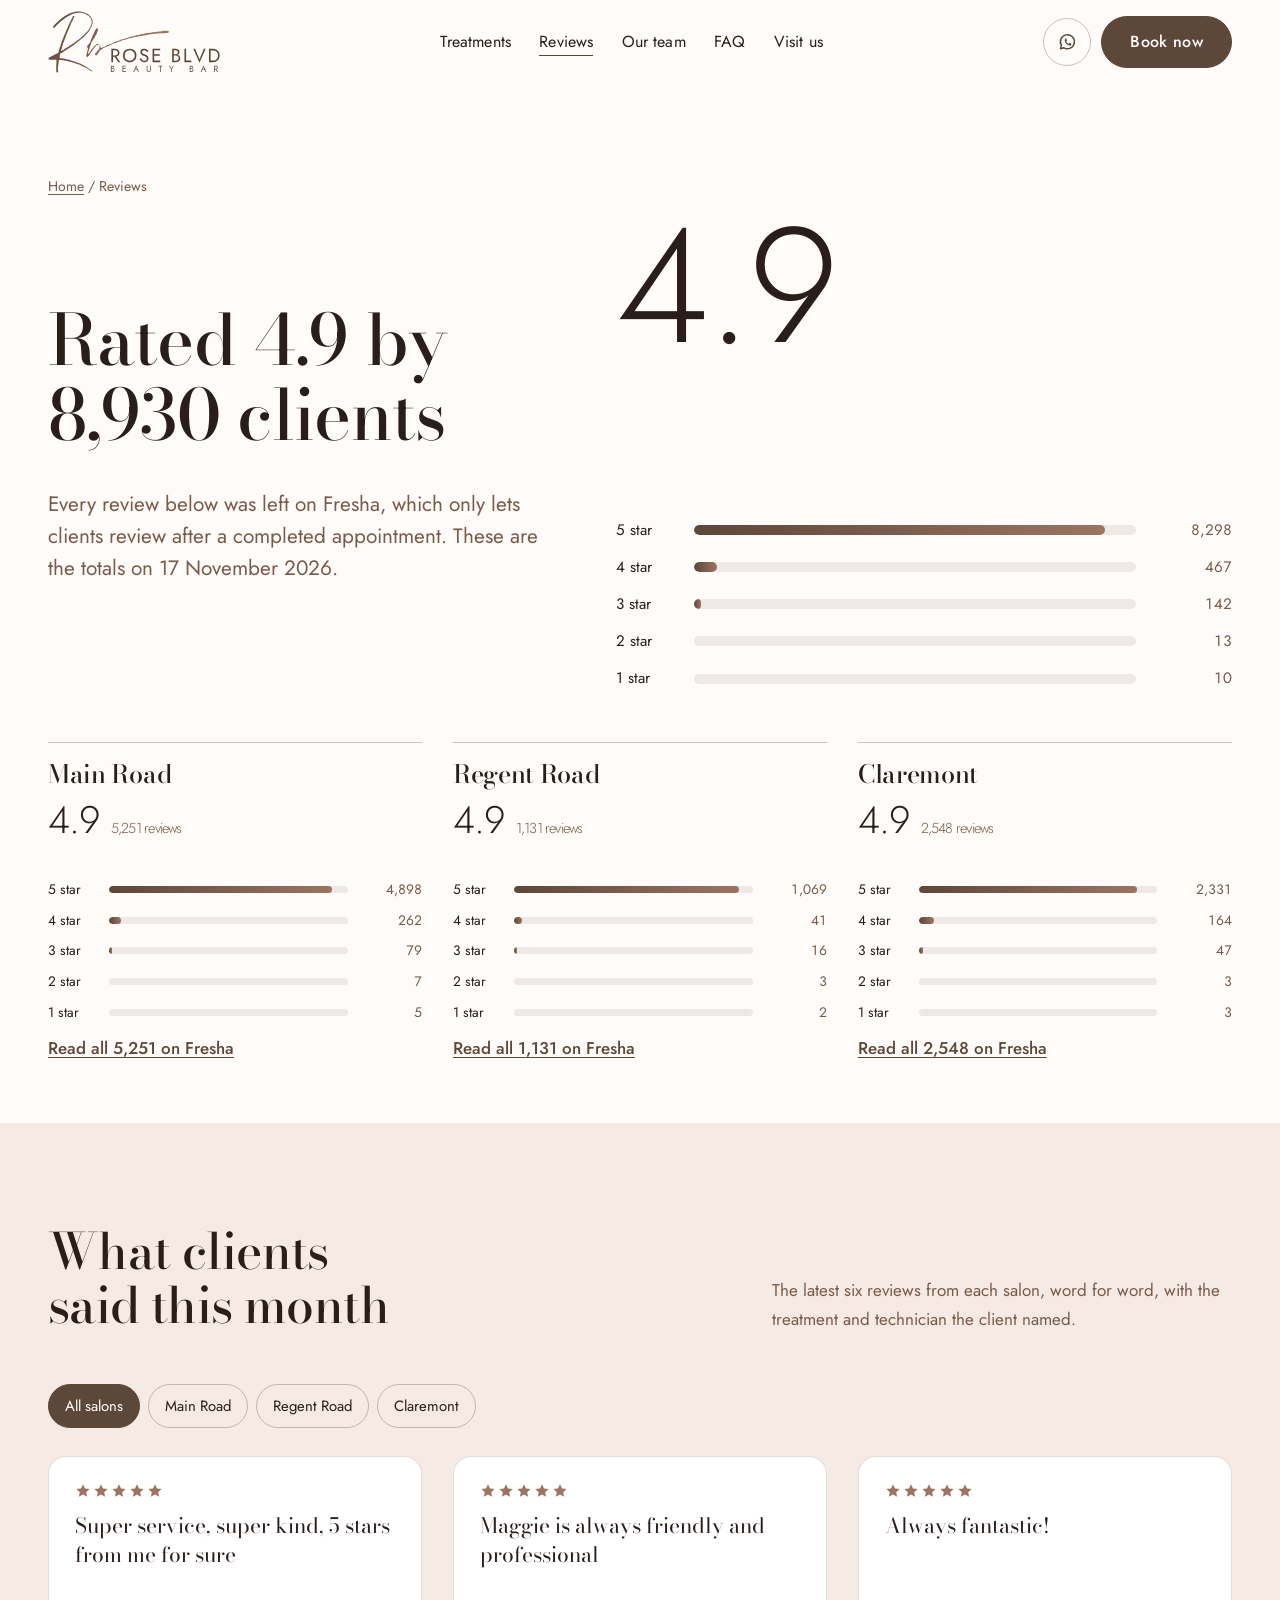
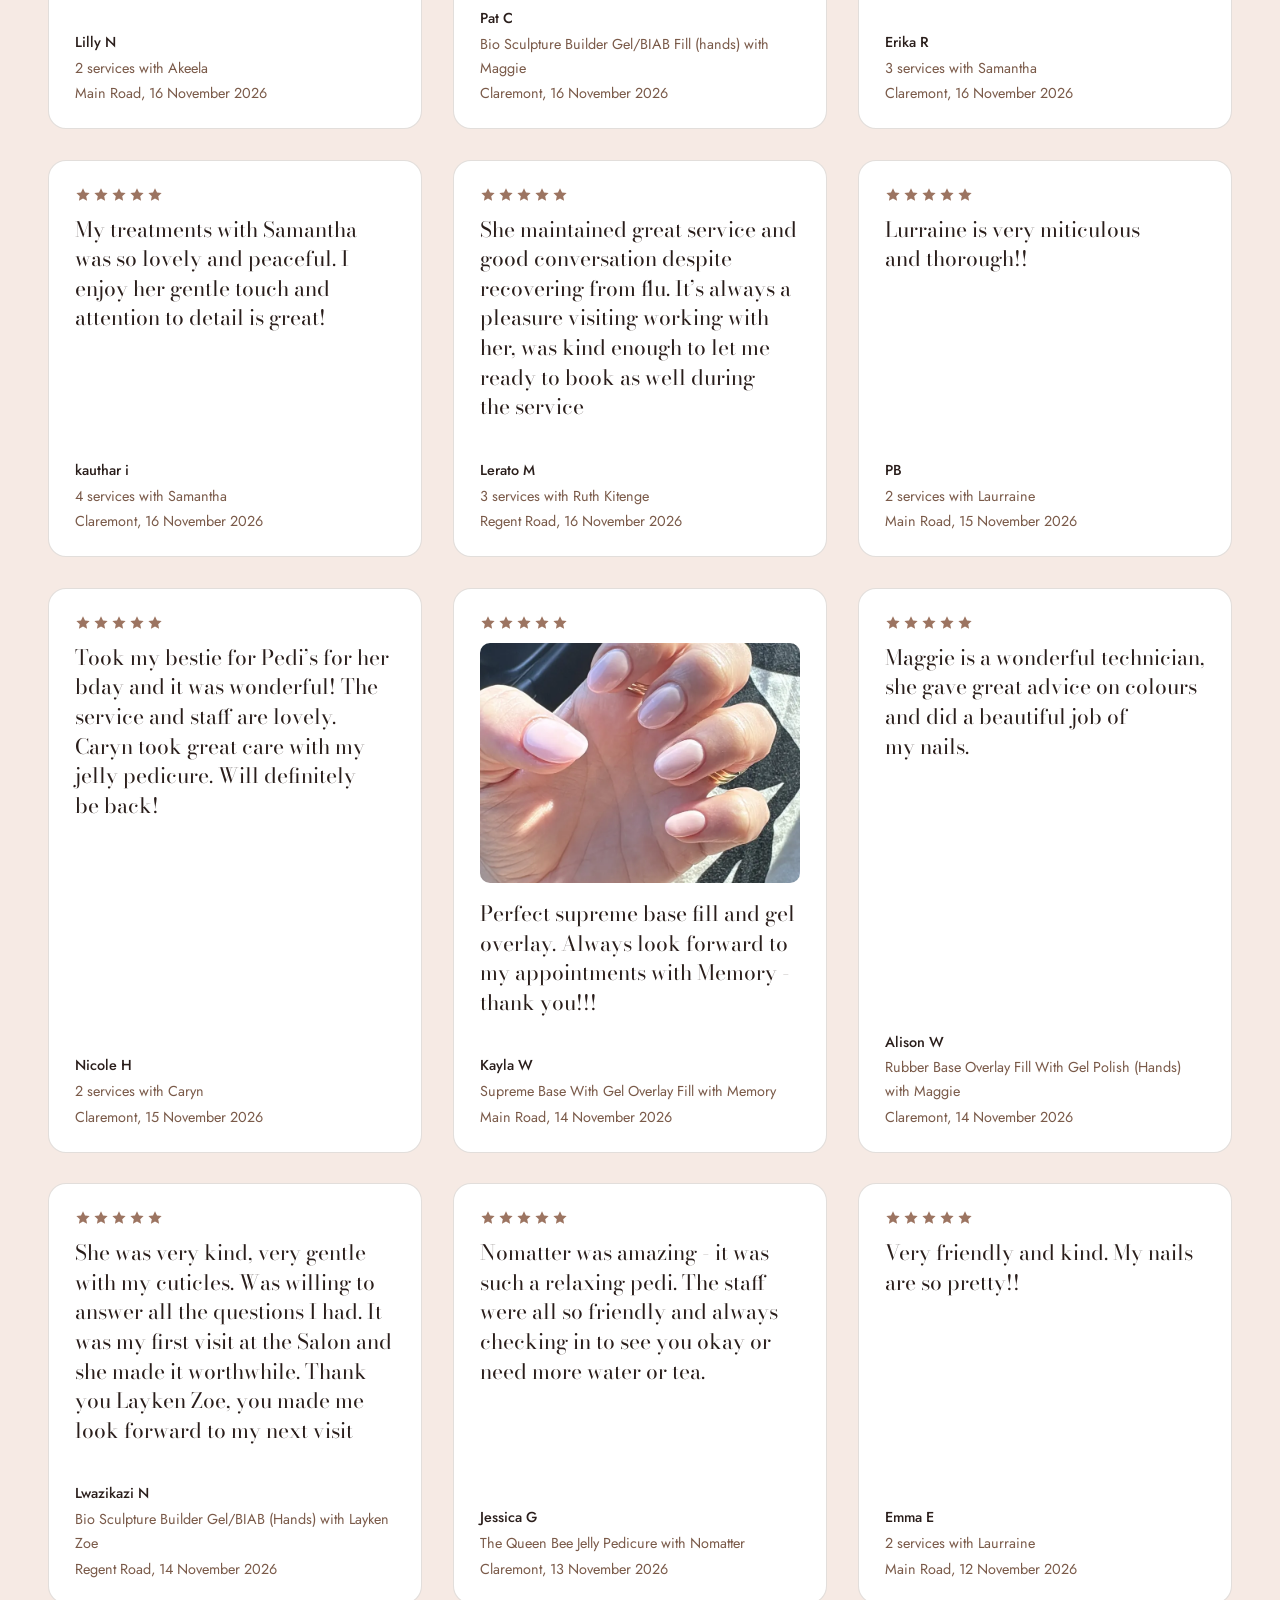
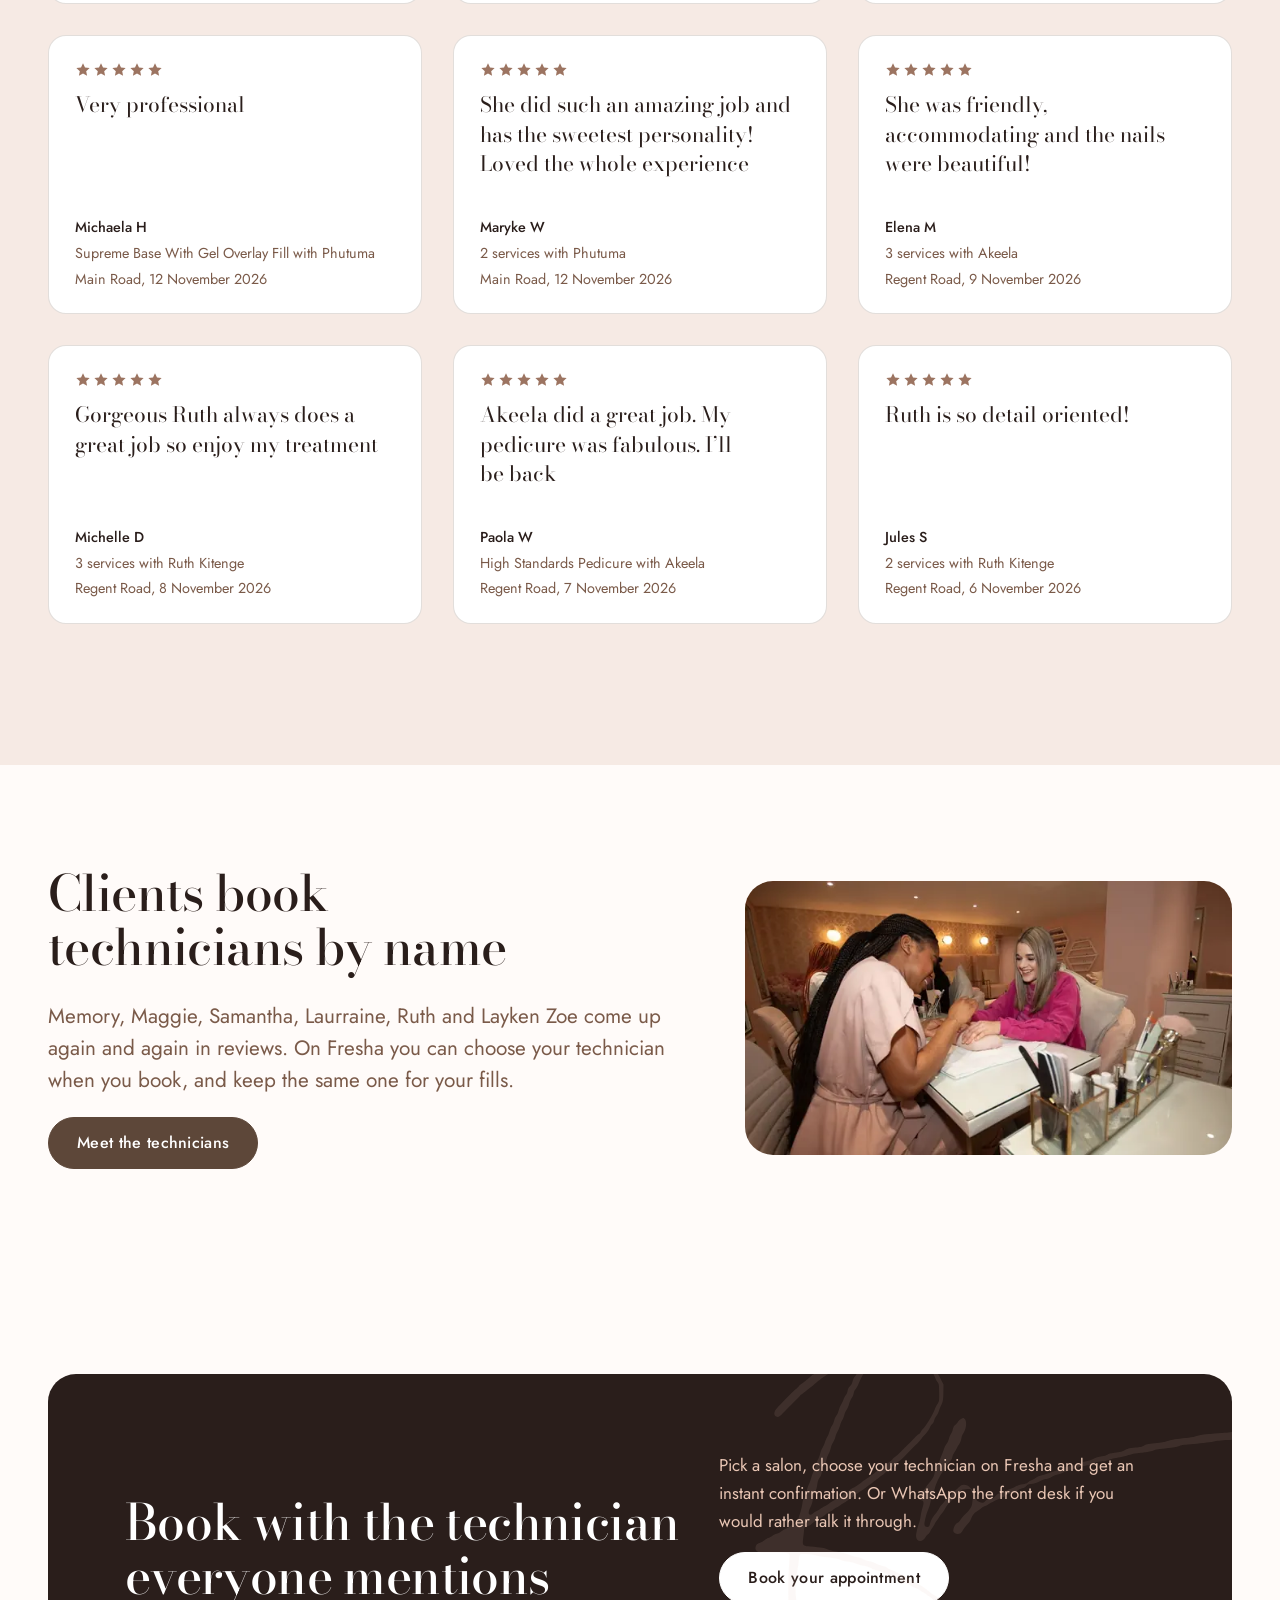
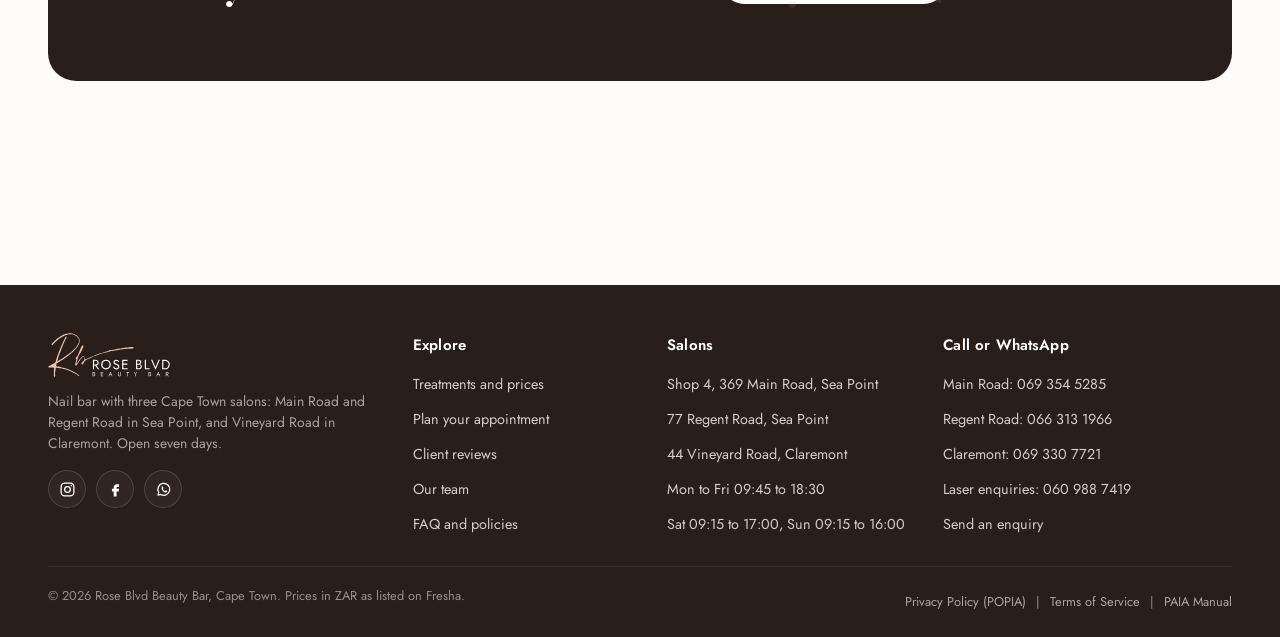
<file: reviews.html>
<!doctype html>
<html lang="en-ZA">
<head>
<meta charset="utf-8">
<meta name="viewport" content="width=device-width, initial-scale=1, viewport-fit=cover">
<title>Client reviews | Rose Blvd Beauty Bar rated 4.9 from 8,930 reviews</title>
<meta name="description" content="Rose Blvd Beauty Bar is rated 4.9 out of 5 from 8,930 Fresha reviews across Main Road, Regent Road and Claremont. Read recent client reviews by salon and technician.">
<meta name="theme-color" content="#FFFBF9">
<meta property="og:type" content="website">
<meta property="og:title" content="Client reviews | Rose Blvd Beauty Bar rated 4.9 from 8,930 reviews">
<meta property="og:description" content="Rose Blvd Beauty Bar is rated 4.9 out of 5 from 8,930 Fresha reviews across Main Road, Regent Road and Claremont. Read recent client reviews by salon and technician.">
<meta property="og:image" content="assets/images/sea-point-pedicure-thrones.webp">
<meta property="og:locale" content="en_ZA">
<link rel="icon" type="image/png" href="assets/logos/favicon.png">
<link rel="icon" type="image/svg+xml" href="assets/logos/favicon.svg">
<link rel="apple-touch-icon" href="assets/logos/apple-touch-icon.png">
<link rel="manifest" href="site.webmanifest">
<link rel="preload" href="assets/fonts/bodoni-moda-latin.woff2" as="font" type="font/woff2" crossorigin>
<link rel="preload" href="assets/fonts/jost-latin.woff2" as="font" type="font/woff2" crossorigin>
<link rel="stylesheet" href="assets/css/site.css">
<script>document.documentElement.classList.add('js')</script>
<script type="application/ld+json">{"@context":"https://schema.org","@graph":[{"@type":"Organization","@id":"#organization","name":"Rose Blvd Beauty Bar","logo":"assets/logos/logo_header.png","sameAs":["https://www.instagram.com/roseblvdbeautybar/","https://www.facebook.com/p/Rose-Blvd-Beauty-Bar-100083415697375/","https://www.fresha.com/a/rose-blvd-beauty-bar-sea-point-cape-town-369-main-road-ybjlh2te","https://www.fresha.com/a/rose-blvd-beauty-bar-regent-road-cape-town-77-regent-road-aghb8du2","https://www.fresha.com/a/rose-blvd-beauty-bar-claremont-cape-town-44-vineyard-road-xi2avbh4"],"aggregateRating":{"@type":"AggregateRating","ratingValue":4.9,"bestRating":5,"ratingCount":8930}},{"@type":["NailSalon","HealthAndBeautyBusiness"],"@id":"#main","name":"Rose Blvd Beauty Bar Main Road","parentOrganization":{"@id":"#organization"},"telephone":"+27693545285","priceRange":"R20 to R1,350","currenciesAccepted":"ZAR","paymentAccepted":"Cash, Credit Card, Debit Card","image":"assets/images/sea-point-pedicure-thrones.webp","address":{"@type":"PostalAddress","streetAddress":"Shop 4, 369 Main Road","addressLocality":"Sea Point, Cape Town","addressRegion":"Western Cape","postalCode":"8060","addressCountry":"ZA"},"geo":{"@type":"GeoCoordinates","latitude":-33.917145,"longitude":18.38887},"hasMap":"https://maps.google.com/?q=Rose%20Blvd%20Beauty%20Bar%2C%20369%20Main%20Road%2C%20Sea%20Point%2C%20Cape%20Town","openingHoursSpecification":[{"@type":"OpeningHoursSpecification","dayOfWeek":["Monday","Tuesday","Wednesday","Thursday","Friday"],"opens":"09:45","closes":"18:30"},{"@type":"OpeningHoursSpecification","dayOfWeek":"Saturday","opens":"09:15","closes":"17:00"},{"@type":"OpeningHoursSpecification","dayOfWeek":"Sunday","opens":"09:15","closes":"16:00"}],"aggregateRating":{"@type":"AggregateRating","ratingValue":4.9,"bestRating":5,"ratingCount":5251},"sameAs":["https://www.fresha.com/a/rose-blvd-beauty-bar-sea-point-cape-town-369-main-road-ybjlh2te","https://www.instagram.com/roseblvdbeautybar/"]},{"@type":["NailSalon","HealthAndBeautyBusiness"],"@id":"#regent","name":"Rose Blvd Beauty Bar Regent Road","parentOrganization":{"@id":"#organization"},"telephone":"+27663131966","priceRange":"R20 to R1,350","currenciesAccepted":"ZAR","paymentAccepted":"Cash, Credit Card, Debit Card","image":"assets/images/regent-road-evening.webp","address":{"@type":"PostalAddress","streetAddress":"77 Regent Road","addressLocality":"Sea Point, Cape Town","addressRegion":"Western Cape","postalCode":"8005","addressCountry":"ZA"},"geo":{"@type":"GeoCoordinates","latitude":-33.921539,"longitude":18.382769},"hasMap":"https://maps.google.com/?q=Rose%20Blvd%20Beauty%20Bar%2C%2077%20Regent%20Road%2C%20Sea%20Point%2C%20Cape%20Town","openingHoursSpecification":[{"@type":"OpeningHoursSpecification","dayOfWeek":["Monday","Tuesday","Wednesday","Thursday","Friday"],"opens":"09:45","closes":"18:30"},{"@type":"OpeningHoursSpecification","dayOfWeek":"Saturday","opens":"09:15","closes":"17:00"},{"@type":"OpeningHoursSpecification","dayOfWeek":"Sunday","opens":"09:15","closes":"16:00"}],"aggregateRating":{"@type":"AggregateRating","ratingValue":4.9,"bestRating":5,"ratingCount":1131},"sameAs":["https://www.fresha.com/a/rose-blvd-beauty-bar-regent-road-cape-town-77-regent-road-aghb8du2","https://www.instagram.com/roseblvdbeautybar/"]},{"@type":["NailSalon","HealthAndBeautyBusiness"],"@id":"#claremont","name":"Rose Blvd Beauty Bar Claremont","parentOrganization":{"@id":"#organization"},"telephone":"+27693307721","priceRange":"R20 to R1,350","currenciesAccepted":"ZAR","paymentAccepted":"Cash, Credit Card, Debit Card","image":"assets/images/claremont-pedicure-row.webp","address":{"@type":"PostalAddress","streetAddress":"44 Vineyard Road","addressLocality":"Claremont, Cape Town","addressRegion":"Western Cape","postalCode":"7708","addressCountry":"ZA"},"geo":{"@type":"GeoCoordinates","latitude":-33.9795,"longitude":18.462835},"hasMap":"https://maps.google.com/?q=Rose%20Blvd%20Beauty%20Bar%2C%2044%20Vineyard%20Road%2C%20Claremont%2C%20Cape%20Town","openingHoursSpecification":[{"@type":"OpeningHoursSpecification","dayOfWeek":["Monday","Tuesday","Wednesday","Thursday","Friday"],"opens":"09:45","closes":"18:30"},{"@type":"OpeningHoursSpecification","dayOfWeek":"Saturday","opens":"09:15","closes":"17:00"},{"@type":"OpeningHoursSpecification","dayOfWeek":"Sunday","opens":"09:15","closes":"16:00"}],"aggregateRating":{"@type":"AggregateRating","ratingValue":4.9,"bestRating":5,"ratingCount":2548},"sameAs":["https://www.fresha.com/a/rose-blvd-beauty-bar-claremont-cape-town-44-vineyard-road-xi2avbh4","https://www.instagram.com/roseblvdbeautybar/"]},{"@type":"Review","itemReviewed":{"@id":"#main"},"author":{"@type":"Person","name":"Lilly N"},"datePublished":"2026-11-16","reviewBody":"Super service, super kind, 5 stars from me for sure","reviewRating":{"@type":"Rating","ratingValue":5,"bestRating":5},"publisher":{"@type":"Organization","name":"Fresha"}},{"@type":"Review","itemReviewed":{"@id":"#claremont"},"author":{"@type":"Person","name":"Pat C"},"datePublished":"2026-11-16","reviewBody":"Maggie is always friendly and professional","reviewRating":{"@type":"Rating","ratingValue":5,"bestRating":5},"publisher":{"@type":"Organization","name":"Fresha"}},{"@type":"Review","itemReviewed":{"@id":"#claremont"},"author":{"@type":"Person","name":"Erika R"},"datePublished":"2026-11-16","reviewBody":"Always fantastic!","reviewRating":{"@type":"Rating","ratingValue":5,"bestRating":5},"publisher":{"@type":"Organization","name":"Fresha"}},{"@type":"Review","itemReviewed":{"@id":"#claremont"},"author":{"@type":"Person","name":"kauthar i"},"datePublished":"2026-11-16","reviewBody":"My treatments with Samantha was so lovely and peaceful. I enjoy her gentle touch and attention to detail is great!","reviewRating":{"@type":"Rating","ratingValue":5,"bestRating":5},"publisher":{"@type":"Organization","name":"Fresha"}},{"@type":"Review","itemReviewed":{"@id":"#regent"},"author":{"@type":"Person","name":"Lerato M"},"datePublished":"2026-11-16","reviewBody":"She maintained great service and good conversation despite recovering from flu. It’s always a pleasure visiting working with her, was kind enough to let me ready to book as well during the service","reviewRating":{"@type":"Rating","ratingValue":5,"bestRating":5},"publisher":{"@type":"Organization","name":"Fresha"}},{"@type":"Review","itemReviewed":{"@id":"#main"},"author":{"@type":"Person","name":"PB"},"datePublished":"2026-11-15","reviewBody":"Lurraine is very miticulous and thorough!!","reviewRating":{"@type":"Rating","ratingValue":5,"bestRating":5},"publisher":{"@type":"Organization","name":"Fresha"}},{"@type":"Review","itemReviewed":{"@id":"#claremont"},"author":{"@type":"Person","name":"Nicole H"},"datePublished":"2026-11-15","reviewBody":"Took my bestie for Pedi’s for her bday and it was wonderful! The service and staff are lovely. Caryn took great care with my jelly pedicure. Will definitely be back!","reviewRating":{"@type":"Rating","ratingValue":5,"bestRating":5},"publisher":{"@type":"Organization","name":"Fresha"}},{"@type":"Review","itemReviewed":{"@id":"#main"},"author":{"@type":"Person","name":"Kayla W"},"datePublished":"2026-11-14","reviewBody":"Perfect supreme base fill and gel overlay. Always look forward to my appointments with Memory - thank you!!!","reviewRating":{"@type":"Rating","ratingValue":5,"bestRating":5},"publisher":{"@type":"Organization","name":"Fresha"}},{"@type":"Review","itemReviewed":{"@id":"#claremont"},"author":{"@type":"Person","name":"Alison W"},"datePublished":"2026-11-14","reviewBody":"Maggie is a wonderful technician,  she gave great advice on colours and did a beautiful job of my nails.","reviewRating":{"@type":"Rating","ratingValue":5,"bestRating":5},"publisher":{"@type":"Organization","name":"Fresha"}},{"@type":"Review","itemReviewed":{"@id":"#regent"},"author":{"@type":"Person","name":"Lwazikazi N"},"datePublished":"2026-11-14","reviewBody":"She was very kind, very gentle with my cuticles. Was willing to answer all the questions I had. It was my first visit at the Salon and she made it worthwhile. Thank you Layken Zoe, you made me look forward to my next visit","reviewRating":{"@type":"Rating","ratingValue":5,"bestRating":5},"publisher":{"@type":"Organization","name":"Fresha"}},{"@type":"Review","itemReviewed":{"@id":"#claremont"},"author":{"@type":"Person","name":"Jessica G"},"datePublished":"2026-11-13","reviewBody":"Nomatter was amazing - it was such a relaxing pedi. The staff were all so friendly and always checking in to see you okay or need more water or tea.","reviewRating":{"@type":"Rating","ratingValue":5,"bestRating":5},"publisher":{"@type":"Organization","name":"Fresha"}},{"@type":"Review","itemReviewed":{"@id":"#main"},"author":{"@type":"Person","name":"Emma E"},"datePublished":"2026-11-12","reviewBody":"Very friendly and kind. My nails are so pretty!!","reviewRating":{"@type":"Rating","ratingValue":5,"bestRating":5},"publisher":{"@type":"Organization","name":"Fresha"}},{"@type":"Review","itemReviewed":{"@id":"#main"},"author":{"@type":"Person","name":"Michaela H"},"datePublished":"2026-11-12","reviewBody":"Very professional","reviewRating":{"@type":"Rating","ratingValue":5,"bestRating":5},"publisher":{"@type":"Organization","name":"Fresha"}},{"@type":"Review","itemReviewed":{"@id":"#main"},"author":{"@type":"Person","name":"Maryke W"},"datePublished":"2026-11-12","reviewBody":"She did such an amazing job and has the sweetest personality! Loved the whole experience","reviewRating":{"@type":"Rating","ratingValue":5,"bestRating":5},"publisher":{"@type":"Organization","name":"Fresha"}},{"@type":"Review","itemReviewed":{"@id":"#regent"},"author":{"@type":"Person","name":"Elena M"},"datePublished":"2026-11-09","reviewBody":"She was friendly, accommodating and the nails were beautiful!","reviewRating":{"@type":"Rating","ratingValue":5,"bestRating":5},"publisher":{"@type":"Organization","name":"Fresha"}},{"@type":"Review","itemReviewed":{"@id":"#regent"},"author":{"@type":"Person","name":"Michelle D"},"datePublished":"2026-11-08","reviewBody":"Gorgeous Ruth always does a great job so enjoy my treatment","reviewRating":{"@type":"Rating","ratingValue":5,"bestRating":5},"publisher":{"@type":"Organization","name":"Fresha"}},{"@type":"Review","itemReviewed":{"@id":"#regent"},"author":{"@type":"Person","name":"Paola W"},"datePublished":"2026-11-07","reviewBody":"Akeela did a great job. My pedicure was fabulous. I’ll be back","reviewRating":{"@type":"Rating","ratingValue":5,"bestRating":5},"publisher":{"@type":"Organization","name":"Fresha"}},{"@type":"Review","itemReviewed":{"@id":"#regent"},"author":{"@type":"Person","name":"Jules S"},"datePublished":"2026-11-06","reviewBody":"Ruth is so detail oriented!","reviewRating":{"@type":"Rating","ratingValue":5,"bestRating":5},"publisher":{"@type":"Organization","name":"Fresha"}}]}</script>
</head>
<body data-page="reviews">
<a class="skip" href="#main">Skip to content</a>
<header class="site-header">
  <div class="wrap-wide nav">
    <a class="brand" href="index.html" aria-label="Rose Blvd Beauty Bar home"><img src="assets/logos/logo-header.svg" alt="Rose Blvd Beauty Bar" width="156" height="56"></a>
    <nav aria-label="Main"><ul class="nav-links"><li><a href="treatments.html">Treatments</a></li><li><a href="reviews.html" aria-current="page">Reviews</a></li><li><a href="team.html">Our team</a></li><li><a href="faq.html">FAQ</a></li><li><a href="contact.html">Visit us</a></li></ul></nav>
    <div class="nav-cta">
      <button class="icon-btn wa-desktop" type="button" data-book aria-label="Call or WhatsApp a salon"><svg viewBox="0 0 24 24" fill="none" stroke="currentColor" stroke-width="1.8" stroke-linejoin="round" aria-hidden="true"><path d="M4.2 20l1.1-3.9A8.4 8.4 0 1 1 8.3 19z"/><path d="M9.2 8.4c.3-.6.6-.6.9-.6h.6c.2 0 .4.1.5.4l.7 1.6c.1.2 0 .5-.1.7l-.5.6c-.1.1-.2.3 0 .5.6 1 1.4 1.8 2.5 2.4.2.1.4.1.5 0l.6-.7c.2-.2.4-.2.6-.1l1.6.8c.2.1.4.3.3.6-.1.9-.9 1.6-1.8 1.6-2.9-.1-6.2-3.3-6.3-6.1 0-.6.2-1.2.5-1.7z" fill="currentColor" stroke="none"/></svg></button>
      <a class="btn" href="contact.html#salons" data-book>Book now</a>
      <button class="icon-btn menu-toggle" type="button" aria-label="Open menu" aria-controls="drawer" aria-expanded="false" data-drawer-open><svg viewBox="0 0 24 24" fill="none" stroke="currentColor" stroke-width="1.8" stroke-linecap="round" aria-hidden="true"><path d="M4 7h16M4 12h16M4 17h10"/></svg></button>
    </div>
  </div>
</header>
<div class="drawer" id="drawer" aria-hidden="true">
  <div class="drawer-scrim" data-drawer-close></div>
  <div class="drawer-panel" role="dialog" aria-modal="true" aria-label="Menu">
    <div class="drawer-head"><img src="assets/logos/logo-header.svg" alt="Rose Blvd Beauty Bar" width="122" height="44"><button class="icon-btn" type="button" aria-label="Close menu" data-drawer-close><svg viewBox="0 0 24 24" fill="none" stroke="currentColor" stroke-width="1.8" stroke-linecap="round" aria-hidden="true"><path d="M6 6l12 12M18 6L6 18"/></svg></button></div>
    <nav aria-label="Mobile"><ul><li><a href="index.html">Home</a></li><li><a href="treatments.html">Treatments</a></li><li><a href="reviews.html" aria-current="page">Reviews</a></li><li><a href="team.html">Our team</a></li><li><a href="faq.html">FAQ</a></li><li><a href="contact.html">Visit us</a></li></ul></nav>
    <a class="btn" href="contact.html#salons" data-book>Book now</a>
    <div class="drawer-contact">
      <a href="tel:+27693545285"><span>Main Road</span><span>069 354 5285</span></a><a href="tel:+27663131966"><span>Regent Road</span><span>066 313 1966</span></a><a href="tel:+27693307721"><span>Claremont</span><span>069 330 7721</span></a>
    </div>
  </div>
</div>
<main id="main">
  <section class="page-hero" aria-labelledby="r-h">
    <div class="wrap">
      <p class="crumbs"><a href="index.html">Home</a> / Reviews</p>
      <div class="ledger" data-reveal>
        <div>
          <h1 id="r-h">Rated 4.9 by 8,930 clients</h1>
          <p class="lede">Every review below was left on Fresha, which only lets clients review after a completed appointment. These are the totals on 17 November 2026.</p>
        </div>
        <div>
          <p class="score" aria-hidden="true">4.9</p>
          <ul class="dist"><li><span>5 star</span><span class="bar" aria-hidden="true"><span style="--w:92.92%"></span></span><span class="n">8,298</span></li><li><span>4 star</span><span class="bar" aria-hidden="true"><span style="--w:5.23%"></span></span><span class="n">467</span></li><li><span>3 star</span><span class="bar" aria-hidden="true"><span style="--w:1.59%"></span></span><span class="n">142</span></li><li><span>2 star</span><span class="bar" aria-hidden="true"><span style="--w:0.15%"></span></span><span class="n">13</span></li><li><span>1 star</span><span class="bar" aria-hidden="true"><span style="--w:0.11%"></span></span><span class="n">10</span></li></ul>
        </div>
      </div>
      <div class="branch-scores">
        <div class="bscore">
          <h2 class="h3" style="font-size:clamp(1.25rem,1.1rem + .6vw,1.6rem)">Main Road</h2>
          <p class="num">4.9<span class="muted small" style="font-family:var(--sans);margin-left:10px">5,251 reviews</span></p>
          <ul class="dist"><li><span>5 star</span><span class="bar" aria-hidden="true"><span style="--w:93.28%"></span></span><span class="n">4,898</span></li><li><span>4 star</span><span class="bar" aria-hidden="true"><span style="--w:4.99%"></span></span><span class="n">262</span></li><li><span>3 star</span><span class="bar" aria-hidden="true"><span style="--w:1.50%"></span></span><span class="n">79</span></li><li><span>2 star</span><span class="bar" aria-hidden="true"><span style="--w:0.13%"></span></span><span class="n">7</span></li><li><span>1 star</span><span class="bar" aria-hidden="true"><span style="--w:0.10%"></span></span><span class="n">5</span></li></ul>
          <a class="link-arrow" href="https://www.fresha.com/a/rose-blvd-beauty-bar-sea-point-cape-town-369-main-road-ybjlh2te" target="_blank" rel="noopener">Read all 5,251 on Fresha</a>
        </div><div class="bscore">
          <h2 class="h3" style="font-size:clamp(1.25rem,1.1rem + .6vw,1.6rem)">Regent Road</h2>
          <p class="num">4.9<span class="muted small" style="font-family:var(--sans);margin-left:10px">1,131 reviews</span></p>
          <ul class="dist"><li><span>5 star</span><span class="bar" aria-hidden="true"><span style="--w:94.52%"></span></span><span class="n">1,069</span></li><li><span>4 star</span><span class="bar" aria-hidden="true"><span style="--w:3.63%"></span></span><span class="n">41</span></li><li><span>3 star</span><span class="bar" aria-hidden="true"><span style="--w:1.41%"></span></span><span class="n">16</span></li><li><span>2 star</span><span class="bar" aria-hidden="true"><span style="--w:0.27%"></span></span><span class="n">3</span></li><li><span>1 star</span><span class="bar" aria-hidden="true"><span style="--w:0.18%"></span></span><span class="n">2</span></li></ul>
          <a class="link-arrow" href="https://www.fresha.com/a/rose-blvd-beauty-bar-regent-road-cape-town-77-regent-road-aghb8du2" target="_blank" rel="noopener">Read all 1,131 on Fresha</a>
        </div><div class="bscore">
          <h2 class="h3" style="font-size:clamp(1.25rem,1.1rem + .6vw,1.6rem)">Claremont</h2>
          <p class="num">4.9<span class="muted small" style="font-family:var(--sans);margin-left:10px">2,548 reviews</span></p>
          <ul class="dist"><li><span>5 star</span><span class="bar" aria-hidden="true"><span style="--w:91.48%"></span></span><span class="n">2,331</span></li><li><span>4 star</span><span class="bar" aria-hidden="true"><span style="--w:6.44%"></span></span><span class="n">164</span></li><li><span>3 star</span><span class="bar" aria-hidden="true"><span style="--w:1.84%"></span></span><span class="n">47</span></li><li><span>2 star</span><span class="bar" aria-hidden="true"><span style="--w:0.12%"></span></span><span class="n">3</span></li><li><span>1 star</span><span class="bar" aria-hidden="true"><span style="--w:0.12%"></span></span><span class="n">3</span></li></ul>
          <a class="link-arrow" href="https://www.fresha.com/a/rose-blvd-beauty-bar-claremont-cape-town-44-vineyard-road-xi2avbh4" target="_blank" rel="noopener">Read all 2,548 on Fresha</a>
        </div>
      </div>
    </div>
  </section>

  <section class="section band-soft" aria-labelledby="recent-h">
    <div class="wrap">
      <div class="head-row">
        <h2 id="recent-h">What clients said this month</h2>
        <p class="muted">The latest six reviews from each salon, word for word, with the treatment and technician the client named.</p>
      </div>
      <div class="filter-row" role="group" aria-label="Filter reviews by salon">
        <button class="chip" type="button" data-review-filter="all" aria-pressed="true">All salons</button>
        <button class="chip" type="button" data-review-filter="main" aria-pressed="false">Main Road</button><button class="chip" type="button" data-review-filter="regent" aria-pressed="false">Regent Road</button><button class="chip" type="button" data-review-filter="claremont" aria-pressed="false">Claremont</button>
      </div>
      <div class="quote-wall" id="review-wall">
      <figure class="quote" data-branch="main">
        <span class="stars" role="img" aria-label="5 out of 5 stars"><svg viewBox="0 0 20 20" fill="currentColor" aria-hidden="true"><path d="M10 1.6l2.5 5.3 5.8.7-4.3 4 1.1 5.7L10 14.5l-5.1 2.8 1.1-5.7-4.3-4 5.8-.7z"/></svg><svg viewBox="0 0 20 20" fill="currentColor" aria-hidden="true"><path d="M10 1.6l2.5 5.3 5.8.7-4.3 4 1.1 5.7L10 14.5l-5.1 2.8 1.1-5.7-4.3-4 5.8-.7z"/></svg><svg viewBox="0 0 20 20" fill="currentColor" aria-hidden="true"><path d="M10 1.6l2.5 5.3 5.8.7-4.3 4 1.1 5.7L10 14.5l-5.1 2.8 1.1-5.7-4.3-4 5.8-.7z"/></svg><svg viewBox="0 0 20 20" fill="currentColor" aria-hidden="true"><path d="M10 1.6l2.5 5.3 5.8.7-4.3 4 1.1 5.7L10 14.5l-5.1 2.8 1.1-5.7-4.3-4 5.8-.7z"/></svg><svg viewBox="0 0 20 20" fill="currentColor" aria-hidden="true"><path d="M10 1.6l2.5 5.3 5.8.7-4.3 4 1.1 5.7L10 14.5l-5.1 2.8 1.1-5.7-4.3-4 5.8-.7z"/></svg></span>
        
        <blockquote><p>Super service, super kind, 5 stars from me for sure</p></blockquote>
        <figcaption><strong>Lilly N</strong><span>2 services with Akeela</span><span>Main Road, 16 November 2026</span></figcaption>
      </figure>
      <figure class="quote" data-branch="claremont">
        <span class="stars" role="img" aria-label="5 out of 5 stars"><svg viewBox="0 0 20 20" fill="currentColor" aria-hidden="true"><path d="M10 1.6l2.5 5.3 5.8.7-4.3 4 1.1 5.7L10 14.5l-5.1 2.8 1.1-5.7-4.3-4 5.8-.7z"/></svg><svg viewBox="0 0 20 20" fill="currentColor" aria-hidden="true"><path d="M10 1.6l2.5 5.3 5.8.7-4.3 4 1.1 5.7L10 14.5l-5.1 2.8 1.1-5.7-4.3-4 5.8-.7z"/></svg><svg viewBox="0 0 20 20" fill="currentColor" aria-hidden="true"><path d="M10 1.6l2.5 5.3 5.8.7-4.3 4 1.1 5.7L10 14.5l-5.1 2.8 1.1-5.7-4.3-4 5.8-.7z"/></svg><svg viewBox="0 0 20 20" fill="currentColor" aria-hidden="true"><path d="M10 1.6l2.5 5.3 5.8.7-4.3 4 1.1 5.7L10 14.5l-5.1 2.8 1.1-5.7-4.3-4 5.8-.7z"/></svg><svg viewBox="0 0 20 20" fill="currentColor" aria-hidden="true"><path d="M10 1.6l2.5 5.3 5.8.7-4.3 4 1.1 5.7L10 14.5l-5.1 2.8 1.1-5.7-4.3-4 5.8-.7z"/></svg></span>
        
        <blockquote><p>Maggie is always friendly and professional</p></blockquote>
        <figcaption><strong>Pat C</strong><span>Bio Sculpture Builder Gel/BIAB Fill (hands) with Maggie</span><span>Claremont, 16 November 2026</span></figcaption>
      </figure>
      <figure class="quote" data-branch="claremont">
        <span class="stars" role="img" aria-label="5 out of 5 stars"><svg viewBox="0 0 20 20" fill="currentColor" aria-hidden="true"><path d="M10 1.6l2.5 5.3 5.8.7-4.3 4 1.1 5.7L10 14.5l-5.1 2.8 1.1-5.7-4.3-4 5.8-.7z"/></svg><svg viewBox="0 0 20 20" fill="currentColor" aria-hidden="true"><path d="M10 1.6l2.5 5.3 5.8.7-4.3 4 1.1 5.7L10 14.5l-5.1 2.8 1.1-5.7-4.3-4 5.8-.7z"/></svg><svg viewBox="0 0 20 20" fill="currentColor" aria-hidden="true"><path d="M10 1.6l2.5 5.3 5.8.7-4.3 4 1.1 5.7L10 14.5l-5.1 2.8 1.1-5.7-4.3-4 5.8-.7z"/></svg><svg viewBox="0 0 20 20" fill="currentColor" aria-hidden="true"><path d="M10 1.6l2.5 5.3 5.8.7-4.3 4 1.1 5.7L10 14.5l-5.1 2.8 1.1-5.7-4.3-4 5.8-.7z"/></svg><svg viewBox="0 0 20 20" fill="currentColor" aria-hidden="true"><path d="M10 1.6l2.5 5.3 5.8.7-4.3 4 1.1 5.7L10 14.5l-5.1 2.8 1.1-5.7-4.3-4 5.8-.7z"/></svg></span>
        
        <blockquote><p>Always fantastic!</p></blockquote>
        <figcaption><strong>Erika R</strong><span>3 services with Samantha</span><span>Claremont, 16 November 2026</span></figcaption>
      </figure>
      <figure class="quote" data-branch="claremont">
        <span class="stars" role="img" aria-label="5 out of 5 stars"><svg viewBox="0 0 20 20" fill="currentColor" aria-hidden="true"><path d="M10 1.6l2.5 5.3 5.8.7-4.3 4 1.1 5.7L10 14.5l-5.1 2.8 1.1-5.7-4.3-4 5.8-.7z"/></svg><svg viewBox="0 0 20 20" fill="currentColor" aria-hidden="true"><path d="M10 1.6l2.5 5.3 5.8.7-4.3 4 1.1 5.7L10 14.5l-5.1 2.8 1.1-5.7-4.3-4 5.8-.7z"/></svg><svg viewBox="0 0 20 20" fill="currentColor" aria-hidden="true"><path d="M10 1.6l2.5 5.3 5.8.7-4.3 4 1.1 5.7L10 14.5l-5.1 2.8 1.1-5.7-4.3-4 5.8-.7z"/></svg><svg viewBox="0 0 20 20" fill="currentColor" aria-hidden="true"><path d="M10 1.6l2.5 5.3 5.8.7-4.3 4 1.1 5.7L10 14.5l-5.1 2.8 1.1-5.7-4.3-4 5.8-.7z"/></svg><svg viewBox="0 0 20 20" fill="currentColor" aria-hidden="true"><path d="M10 1.6l2.5 5.3 5.8.7-4.3 4 1.1 5.7L10 14.5l-5.1 2.8 1.1-5.7-4.3-4 5.8-.7z"/></svg></span>
        
        <blockquote><p>My treatments with Samantha was so lovely and peaceful. I enjoy her gentle touch and attention to detail is great!</p></blockquote>
        <figcaption><strong>kauthar i</strong><span>4 services with Samantha</span><span>Claremont, 16 November 2026</span></figcaption>
      </figure>
      <figure class="quote" data-branch="regent">
        <span class="stars" role="img" aria-label="5 out of 5 stars"><svg viewBox="0 0 20 20" fill="currentColor" aria-hidden="true"><path d="M10 1.6l2.5 5.3 5.8.7-4.3 4 1.1 5.7L10 14.5l-5.1 2.8 1.1-5.7-4.3-4 5.8-.7z"/></svg><svg viewBox="0 0 20 20" fill="currentColor" aria-hidden="true"><path d="M10 1.6l2.5 5.3 5.8.7-4.3 4 1.1 5.7L10 14.5l-5.1 2.8 1.1-5.7-4.3-4 5.8-.7z"/></svg><svg viewBox="0 0 20 20" fill="currentColor" aria-hidden="true"><path d="M10 1.6l2.5 5.3 5.8.7-4.3 4 1.1 5.7L10 14.5l-5.1 2.8 1.1-5.7-4.3-4 5.8-.7z"/></svg><svg viewBox="0 0 20 20" fill="currentColor" aria-hidden="true"><path d="M10 1.6l2.5 5.3 5.8.7-4.3 4 1.1 5.7L10 14.5l-5.1 2.8 1.1-5.7-4.3-4 5.8-.7z"/></svg><svg viewBox="0 0 20 20" fill="currentColor" aria-hidden="true"><path d="M10 1.6l2.5 5.3 5.8.7-4.3 4 1.1 5.7L10 14.5l-5.1 2.8 1.1-5.7-4.3-4 5.8-.7z"/></svg></span>
        
        <blockquote><p>She maintained great service and good conversation despite recovering from flu. It’s always a pleasure visiting working with her, was kind enough to let me ready to book as well during the service</p></blockquote>
        <figcaption><strong>Lerato M</strong><span>3 services with Ruth Kitenge</span><span>Regent Road, 16 November 2026</span></figcaption>
      </figure>
      <figure class="quote" data-branch="main">
        <span class="stars" role="img" aria-label="5 out of 5 stars"><svg viewBox="0 0 20 20" fill="currentColor" aria-hidden="true"><path d="M10 1.6l2.5 5.3 5.8.7-4.3 4 1.1 5.7L10 14.5l-5.1 2.8 1.1-5.7-4.3-4 5.8-.7z"/></svg><svg viewBox="0 0 20 20" fill="currentColor" aria-hidden="true"><path d="M10 1.6l2.5 5.3 5.8.7-4.3 4 1.1 5.7L10 14.5l-5.1 2.8 1.1-5.7-4.3-4 5.8-.7z"/></svg><svg viewBox="0 0 20 20" fill="currentColor" aria-hidden="true"><path d="M10 1.6l2.5 5.3 5.8.7-4.3 4 1.1 5.7L10 14.5l-5.1 2.8 1.1-5.7-4.3-4 5.8-.7z"/></svg><svg viewBox="0 0 20 20" fill="currentColor" aria-hidden="true"><path d="M10 1.6l2.5 5.3 5.8.7-4.3 4 1.1 5.7L10 14.5l-5.1 2.8 1.1-5.7-4.3-4 5.8-.7z"/></svg><svg viewBox="0 0 20 20" fill="currentColor" aria-hidden="true"><path d="M10 1.6l2.5 5.3 5.8.7-4.3 4 1.1 5.7L10 14.5l-5.1 2.8 1.1-5.7-4.3-4 5.8-.7z"/></svg></span>
        
        <blockquote><p>Lurraine is very miticulous and thorough!!</p></blockquote>
        <figcaption><strong>PB</strong><span>2 services with Laurraine</span><span>Main Road, 15 November 2026</span></figcaption>
      </figure>
      <figure class="quote" data-branch="claremont">
        <span class="stars" role="img" aria-label="5 out of 5 stars"><svg viewBox="0 0 20 20" fill="currentColor" aria-hidden="true"><path d="M10 1.6l2.5 5.3 5.8.7-4.3 4 1.1 5.7L10 14.5l-5.1 2.8 1.1-5.7-4.3-4 5.8-.7z"/></svg><svg viewBox="0 0 20 20" fill="currentColor" aria-hidden="true"><path d="M10 1.6l2.5 5.3 5.8.7-4.3 4 1.1 5.7L10 14.5l-5.1 2.8 1.1-5.7-4.3-4 5.8-.7z"/></svg><svg viewBox="0 0 20 20" fill="currentColor" aria-hidden="true"><path d="M10 1.6l2.5 5.3 5.8.7-4.3 4 1.1 5.7L10 14.5l-5.1 2.8 1.1-5.7-4.3-4 5.8-.7z"/></svg><svg viewBox="0 0 20 20" fill="currentColor" aria-hidden="true"><path d="M10 1.6l2.5 5.3 5.8.7-4.3 4 1.1 5.7L10 14.5l-5.1 2.8 1.1-5.7-4.3-4 5.8-.7z"/></svg><svg viewBox="0 0 20 20" fill="currentColor" aria-hidden="true"><path d="M10 1.6l2.5 5.3 5.8.7-4.3 4 1.1 5.7L10 14.5l-5.1 2.8 1.1-5.7-4.3-4 5.8-.7z"/></svg></span>
        
        <blockquote><p>Took my bestie for Pedi’s for her bday and it was wonderful! The service and staff are lovely. Caryn took great care with my jelly pedicure. Will definitely be back!</p></blockquote>
        <figcaption><strong>Nicole H</strong><span>2 services with Caryn</span><span>Claremont, 15 November 2026</span></figcaption>
      </figure>
      <figure class="quote" data-branch="main">
        <span class="stars" role="img" aria-label="5 out of 5 stars"><svg viewBox="0 0 20 20" fill="currentColor" aria-hidden="true"><path d="M10 1.6l2.5 5.3 5.8.7-4.3 4 1.1 5.7L10 14.5l-5.1 2.8 1.1-5.7-4.3-4 5.8-.7z"/></svg><svg viewBox="0 0 20 20" fill="currentColor" aria-hidden="true"><path d="M10 1.6l2.5 5.3 5.8.7-4.3 4 1.1 5.7L10 14.5l-5.1 2.8 1.1-5.7-4.3-4 5.8-.7z"/></svg><svg viewBox="0 0 20 20" fill="currentColor" aria-hidden="true"><path d="M10 1.6l2.5 5.3 5.8.7-4.3 4 1.1 5.7L10 14.5l-5.1 2.8 1.1-5.7-4.3-4 5.8-.7z"/></svg><svg viewBox="0 0 20 20" fill="currentColor" aria-hidden="true"><path d="M10 1.6l2.5 5.3 5.8.7-4.3 4 1.1 5.7L10 14.5l-5.1 2.8 1.1-5.7-4.3-4 5.8-.7z"/></svg><svg viewBox="0 0 20 20" fill="currentColor" aria-hidden="true"><path d="M10 1.6l2.5 5.3 5.8.7-4.3 4 1.1 5.7L10 14.5l-5.1 2.8 1.1-5.7-4.3-4 5.8-.7z"/></svg></span>
        <div class="quote-photo"><img src="assets/images/review-kayla-supreme-base-800.webp" alt="Soft pink gel nails photographed by the client after her visit" width="800" height="1422" loading="lazy" decoding="async"></div>
        <blockquote><p>Perfect supreme base fill and gel overlay. Always look forward to my appointments with Memory - thank you!!!</p></blockquote>
        <figcaption><strong>Kayla W</strong><span>Supreme Base With Gel Overlay Fill with Memory</span><span>Main Road, 14 November 2026</span></figcaption>
      </figure>
      <figure class="quote" data-branch="claremont">
        <span class="stars" role="img" aria-label="5 out of 5 stars"><svg viewBox="0 0 20 20" fill="currentColor" aria-hidden="true"><path d="M10 1.6l2.5 5.3 5.8.7-4.3 4 1.1 5.7L10 14.5l-5.1 2.8 1.1-5.7-4.3-4 5.8-.7z"/></svg><svg viewBox="0 0 20 20" fill="currentColor" aria-hidden="true"><path d="M10 1.6l2.5 5.3 5.8.7-4.3 4 1.1 5.7L10 14.5l-5.1 2.8 1.1-5.7-4.3-4 5.8-.7z"/></svg><svg viewBox="0 0 20 20" fill="currentColor" aria-hidden="true"><path d="M10 1.6l2.5 5.3 5.8.7-4.3 4 1.1 5.7L10 14.5l-5.1 2.8 1.1-5.7-4.3-4 5.8-.7z"/></svg><svg viewBox="0 0 20 20" fill="currentColor" aria-hidden="true"><path d="M10 1.6l2.5 5.3 5.8.7-4.3 4 1.1 5.7L10 14.5l-5.1 2.8 1.1-5.7-4.3-4 5.8-.7z"/></svg><svg viewBox="0 0 20 20" fill="currentColor" aria-hidden="true"><path d="M10 1.6l2.5 5.3 5.8.7-4.3 4 1.1 5.7L10 14.5l-5.1 2.8 1.1-5.7-4.3-4 5.8-.7z"/></svg></span>
        
        <blockquote><p>Maggie is a wonderful technician,  she gave great advice on colours and did a beautiful job of my nails.</p></blockquote>
        <figcaption><strong>Alison W</strong><span>Rubber Base Overlay Fill With Gel Polish (Hands) with Maggie</span><span>Claremont, 14 November 2026</span></figcaption>
      </figure>
      <figure class="quote" data-branch="regent">
        <span class="stars" role="img" aria-label="5 out of 5 stars"><svg viewBox="0 0 20 20" fill="currentColor" aria-hidden="true"><path d="M10 1.6l2.5 5.3 5.8.7-4.3 4 1.1 5.7L10 14.5l-5.1 2.8 1.1-5.7-4.3-4 5.8-.7z"/></svg><svg viewBox="0 0 20 20" fill="currentColor" aria-hidden="true"><path d="M10 1.6l2.5 5.3 5.8.7-4.3 4 1.1 5.7L10 14.5l-5.1 2.8 1.1-5.7-4.3-4 5.8-.7z"/></svg><svg viewBox="0 0 20 20" fill="currentColor" aria-hidden="true"><path d="M10 1.6l2.5 5.3 5.8.7-4.3 4 1.1 5.7L10 14.5l-5.1 2.8 1.1-5.7-4.3-4 5.8-.7z"/></svg><svg viewBox="0 0 20 20" fill="currentColor" aria-hidden="true"><path d="M10 1.6l2.5 5.3 5.8.7-4.3 4 1.1 5.7L10 14.5l-5.1 2.8 1.1-5.7-4.3-4 5.8-.7z"/></svg><svg viewBox="0 0 20 20" fill="currentColor" aria-hidden="true"><path d="M10 1.6l2.5 5.3 5.8.7-4.3 4 1.1 5.7L10 14.5l-5.1 2.8 1.1-5.7-4.3-4 5.8-.7z"/></svg></span>
        
        <blockquote><p>She was very kind, very gentle with my cuticles. Was willing to answer all the questions I had. It was my first visit at the Salon and she made it worthwhile. Thank you Layken Zoe, you made me look forward to my next visit</p></blockquote>
        <figcaption><strong>Lwazikazi N</strong><span>Bio Sculpture Builder Gel/BIAB (Hands) with Layken Zoe</span><span>Regent Road, 14 November 2026</span></figcaption>
      </figure>
      <figure class="quote" data-branch="claremont">
        <span class="stars" role="img" aria-label="5 out of 5 stars"><svg viewBox="0 0 20 20" fill="currentColor" aria-hidden="true"><path d="M10 1.6l2.5 5.3 5.8.7-4.3 4 1.1 5.7L10 14.5l-5.1 2.8 1.1-5.7-4.3-4 5.8-.7z"/></svg><svg viewBox="0 0 20 20" fill="currentColor" aria-hidden="true"><path d="M10 1.6l2.5 5.3 5.8.7-4.3 4 1.1 5.7L10 14.5l-5.1 2.8 1.1-5.7-4.3-4 5.8-.7z"/></svg><svg viewBox="0 0 20 20" fill="currentColor" aria-hidden="true"><path d="M10 1.6l2.5 5.3 5.8.7-4.3 4 1.1 5.7L10 14.5l-5.1 2.8 1.1-5.7-4.3-4 5.8-.7z"/></svg><svg viewBox="0 0 20 20" fill="currentColor" aria-hidden="true"><path d="M10 1.6l2.5 5.3 5.8.7-4.3 4 1.1 5.7L10 14.5l-5.1 2.8 1.1-5.7-4.3-4 5.8-.7z"/></svg><svg viewBox="0 0 20 20" fill="currentColor" aria-hidden="true"><path d="M10 1.6l2.5 5.3 5.8.7-4.3 4 1.1 5.7L10 14.5l-5.1 2.8 1.1-5.7-4.3-4 5.8-.7z"/></svg></span>
        
        <blockquote><p>Nomatter was amazing - it was such a relaxing pedi. The staff were all so friendly and always checking in to see you okay or need more water or tea.</p></blockquote>
        <figcaption><strong>Jessica G</strong><span>The Queen Bee Jelly Pedicure with Nomatter</span><span>Claremont, 13 November 2026</span></figcaption>
      </figure>
      <figure class="quote" data-branch="main">
        <span class="stars" role="img" aria-label="5 out of 5 stars"><svg viewBox="0 0 20 20" fill="currentColor" aria-hidden="true"><path d="M10 1.6l2.5 5.3 5.8.7-4.3 4 1.1 5.7L10 14.5l-5.1 2.8 1.1-5.7-4.3-4 5.8-.7z"/></svg><svg viewBox="0 0 20 20" fill="currentColor" aria-hidden="true"><path d="M10 1.6l2.5 5.3 5.8.7-4.3 4 1.1 5.7L10 14.5l-5.1 2.8 1.1-5.7-4.3-4 5.8-.7z"/></svg><svg viewBox="0 0 20 20" fill="currentColor" aria-hidden="true"><path d="M10 1.6l2.5 5.3 5.8.7-4.3 4 1.1 5.7L10 14.5l-5.1 2.8 1.1-5.7-4.3-4 5.8-.7z"/></svg><svg viewBox="0 0 20 20" fill="currentColor" aria-hidden="true"><path d="M10 1.6l2.5 5.3 5.8.7-4.3 4 1.1 5.7L10 14.5l-5.1 2.8 1.1-5.7-4.3-4 5.8-.7z"/></svg><svg viewBox="0 0 20 20" fill="currentColor" aria-hidden="true"><path d="M10 1.6l2.5 5.3 5.8.7-4.3 4 1.1 5.7L10 14.5l-5.1 2.8 1.1-5.7-4.3-4 5.8-.7z"/></svg></span>
        
        <blockquote><p>Very friendly and kind. My nails are so pretty!!</p></blockquote>
        <figcaption><strong>Emma E</strong><span>2 services with Laurraine</span><span>Main Road, 12 November 2026</span></figcaption>
      </figure>
      <figure class="quote" data-branch="main">
        <span class="stars" role="img" aria-label="5 out of 5 stars"><svg viewBox="0 0 20 20" fill="currentColor" aria-hidden="true"><path d="M10 1.6l2.5 5.3 5.8.7-4.3 4 1.1 5.7L10 14.5l-5.1 2.8 1.1-5.7-4.3-4 5.8-.7z"/></svg><svg viewBox="0 0 20 20" fill="currentColor" aria-hidden="true"><path d="M10 1.6l2.5 5.3 5.8.7-4.3 4 1.1 5.7L10 14.5l-5.1 2.8 1.1-5.7-4.3-4 5.8-.7z"/></svg><svg viewBox="0 0 20 20" fill="currentColor" aria-hidden="true"><path d="M10 1.6l2.5 5.3 5.8.7-4.3 4 1.1 5.7L10 14.5l-5.1 2.8 1.1-5.7-4.3-4 5.8-.7z"/></svg><svg viewBox="0 0 20 20" fill="currentColor" aria-hidden="true"><path d="M10 1.6l2.5 5.3 5.8.7-4.3 4 1.1 5.7L10 14.5l-5.1 2.8 1.1-5.7-4.3-4 5.8-.7z"/></svg><svg viewBox="0 0 20 20" fill="currentColor" aria-hidden="true"><path d="M10 1.6l2.5 5.3 5.8.7-4.3 4 1.1 5.7L10 14.5l-5.1 2.8 1.1-5.7-4.3-4 5.8-.7z"/></svg></span>
        
        <blockquote><p>Very professional</p></blockquote>
        <figcaption><strong>Michaela H</strong><span>Supreme Base With Gel Overlay Fill with Phutuma</span><span>Main Road, 12 November 2026</span></figcaption>
      </figure>
      <figure class="quote" data-branch="main">
        <span class="stars" role="img" aria-label="5 out of 5 stars"><svg viewBox="0 0 20 20" fill="currentColor" aria-hidden="true"><path d="M10 1.6l2.5 5.3 5.8.7-4.3 4 1.1 5.7L10 14.5l-5.1 2.8 1.1-5.7-4.3-4 5.8-.7z"/></svg><svg viewBox="0 0 20 20" fill="currentColor" aria-hidden="true"><path d="M10 1.6l2.5 5.3 5.8.7-4.3 4 1.1 5.7L10 14.5l-5.1 2.8 1.1-5.7-4.3-4 5.8-.7z"/></svg><svg viewBox="0 0 20 20" fill="currentColor" aria-hidden="true"><path d="M10 1.6l2.5 5.3 5.8.7-4.3 4 1.1 5.7L10 14.5l-5.1 2.8 1.1-5.7-4.3-4 5.8-.7z"/></svg><svg viewBox="0 0 20 20" fill="currentColor" aria-hidden="true"><path d="M10 1.6l2.5 5.3 5.8.7-4.3 4 1.1 5.7L10 14.5l-5.1 2.8 1.1-5.7-4.3-4 5.8-.7z"/></svg><svg viewBox="0 0 20 20" fill="currentColor" aria-hidden="true"><path d="M10 1.6l2.5 5.3 5.8.7-4.3 4 1.1 5.7L10 14.5l-5.1 2.8 1.1-5.7-4.3-4 5.8-.7z"/></svg></span>
        
        <blockquote><p>She did such an amazing job and has the sweetest personality! Loved the whole experience</p></blockquote>
        <figcaption><strong>Maryke W</strong><span>2 services with Phutuma</span><span>Main Road, 12 November 2026</span></figcaption>
      </figure>
      <figure class="quote" data-branch="regent">
        <span class="stars" role="img" aria-label="5 out of 5 stars"><svg viewBox="0 0 20 20" fill="currentColor" aria-hidden="true"><path d="M10 1.6l2.5 5.3 5.8.7-4.3 4 1.1 5.7L10 14.5l-5.1 2.8 1.1-5.7-4.3-4 5.8-.7z"/></svg><svg viewBox="0 0 20 20" fill="currentColor" aria-hidden="true"><path d="M10 1.6l2.5 5.3 5.8.7-4.3 4 1.1 5.7L10 14.5l-5.1 2.8 1.1-5.7-4.3-4 5.8-.7z"/></svg><svg viewBox="0 0 20 20" fill="currentColor" aria-hidden="true"><path d="M10 1.6l2.5 5.3 5.8.7-4.3 4 1.1 5.7L10 14.5l-5.1 2.8 1.1-5.7-4.3-4 5.8-.7z"/></svg><svg viewBox="0 0 20 20" fill="currentColor" aria-hidden="true"><path d="M10 1.6l2.5 5.3 5.8.7-4.3 4 1.1 5.7L10 14.5l-5.1 2.8 1.1-5.7-4.3-4 5.8-.7z"/></svg><svg viewBox="0 0 20 20" fill="currentColor" aria-hidden="true"><path d="M10 1.6l2.5 5.3 5.8.7-4.3 4 1.1 5.7L10 14.5l-5.1 2.8 1.1-5.7-4.3-4 5.8-.7z"/></svg></span>
        
        <blockquote><p>She was friendly, accommodating and the nails were beautiful!</p></blockquote>
        <figcaption><strong>Elena M</strong><span>3 services with Akeela</span><span>Regent Road, 9 November 2026</span></figcaption>
      </figure>
      <figure class="quote" data-branch="regent">
        <span class="stars" role="img" aria-label="5 out of 5 stars"><svg viewBox="0 0 20 20" fill="currentColor" aria-hidden="true"><path d="M10 1.6l2.5 5.3 5.8.7-4.3 4 1.1 5.7L10 14.5l-5.1 2.8 1.1-5.7-4.3-4 5.8-.7z"/></svg><svg viewBox="0 0 20 20" fill="currentColor" aria-hidden="true"><path d="M10 1.6l2.5 5.3 5.8.7-4.3 4 1.1 5.7L10 14.5l-5.1 2.8 1.1-5.7-4.3-4 5.8-.7z"/></svg><svg viewBox="0 0 20 20" fill="currentColor" aria-hidden="true"><path d="M10 1.6l2.5 5.3 5.8.7-4.3 4 1.1 5.7L10 14.5l-5.1 2.8 1.1-5.7-4.3-4 5.8-.7z"/></svg><svg viewBox="0 0 20 20" fill="currentColor" aria-hidden="true"><path d="M10 1.6l2.5 5.3 5.8.7-4.3 4 1.1 5.7L10 14.5l-5.1 2.8 1.1-5.7-4.3-4 5.8-.7z"/></svg><svg viewBox="0 0 20 20" fill="currentColor" aria-hidden="true"><path d="M10 1.6l2.5 5.3 5.8.7-4.3 4 1.1 5.7L10 14.5l-5.1 2.8 1.1-5.7-4.3-4 5.8-.7z"/></svg></span>
        
        <blockquote><p>Gorgeous Ruth always does a great job so enjoy my treatment</p></blockquote>
        <figcaption><strong>Michelle D</strong><span>3 services with Ruth Kitenge</span><span>Regent Road, 8 November 2026</span></figcaption>
      </figure>
      <figure class="quote" data-branch="regent">
        <span class="stars" role="img" aria-label="5 out of 5 stars"><svg viewBox="0 0 20 20" fill="currentColor" aria-hidden="true"><path d="M10 1.6l2.5 5.3 5.8.7-4.3 4 1.1 5.7L10 14.5l-5.1 2.8 1.1-5.7-4.3-4 5.8-.7z"/></svg><svg viewBox="0 0 20 20" fill="currentColor" aria-hidden="true"><path d="M10 1.6l2.5 5.3 5.8.7-4.3 4 1.1 5.7L10 14.5l-5.1 2.8 1.1-5.7-4.3-4 5.8-.7z"/></svg><svg viewBox="0 0 20 20" fill="currentColor" aria-hidden="true"><path d="M10 1.6l2.5 5.3 5.8.7-4.3 4 1.1 5.7L10 14.5l-5.1 2.8 1.1-5.7-4.3-4 5.8-.7z"/></svg><svg viewBox="0 0 20 20" fill="currentColor" aria-hidden="true"><path d="M10 1.6l2.5 5.3 5.8.7-4.3 4 1.1 5.7L10 14.5l-5.1 2.8 1.1-5.7-4.3-4 5.8-.7z"/></svg><svg viewBox="0 0 20 20" fill="currentColor" aria-hidden="true"><path d="M10 1.6l2.5 5.3 5.8.7-4.3 4 1.1 5.7L10 14.5l-5.1 2.8 1.1-5.7-4.3-4 5.8-.7z"/></svg></span>
        
        <blockquote><p>Akeela did a great job. My pedicure was fabulous. I’ll be back</p></blockquote>
        <figcaption><strong>Paola W</strong><span>High Standards Pedicure with Akeela</span><span>Regent Road, 7 November 2026</span></figcaption>
      </figure>
      <figure class="quote" data-branch="regent">
        <span class="stars" role="img" aria-label="5 out of 5 stars"><svg viewBox="0 0 20 20" fill="currentColor" aria-hidden="true"><path d="M10 1.6l2.5 5.3 5.8.7-4.3 4 1.1 5.7L10 14.5l-5.1 2.8 1.1-5.7-4.3-4 5.8-.7z"/></svg><svg viewBox="0 0 20 20" fill="currentColor" aria-hidden="true"><path d="M10 1.6l2.5 5.3 5.8.7-4.3 4 1.1 5.7L10 14.5l-5.1 2.8 1.1-5.7-4.3-4 5.8-.7z"/></svg><svg viewBox="0 0 20 20" fill="currentColor" aria-hidden="true"><path d="M10 1.6l2.5 5.3 5.8.7-4.3 4 1.1 5.7L10 14.5l-5.1 2.8 1.1-5.7-4.3-4 5.8-.7z"/></svg><svg viewBox="0 0 20 20" fill="currentColor" aria-hidden="true"><path d="M10 1.6l2.5 5.3 5.8.7-4.3 4 1.1 5.7L10 14.5l-5.1 2.8 1.1-5.7-4.3-4 5.8-.7z"/></svg><svg viewBox="0 0 20 20" fill="currentColor" aria-hidden="true"><path d="M10 1.6l2.5 5.3 5.8.7-4.3 4 1.1 5.7L10 14.5l-5.1 2.8 1.1-5.7-4.3-4 5.8-.7z"/></svg></span>
        
        <blockquote><p>Ruth is so detail oriented!</p></blockquote>
        <figcaption><strong>Jules S</strong><span>2 services with Ruth Kitenge</span><span>Regent Road, 6 November 2026</span></figcaption>
      </figure></div>
    </div>
  </section>

  <section class="section" aria-labelledby="names-h">
    <div class="wrap statement">
      <div>
        <h2 id="names-h">Clients book technicians by name</h2>
        <p class="lede">Memory, Maggie, Samantha, Laurraine, Ruth and Layken Zoe come up again and again in reviews. On Fresha you can choose your technician when you book, and keep the same one for your fills.</p>
        <div class="cta-row"><a class="btn" href="team.html">Meet the technicians</a></div>
      </div>
      <figure style="margin:0;border-radius:var(--r-lg);overflow:hidden"><img src="assets/images/claremont-technician-at-work.webp" srcset="assets/images/claremont-technician-at-work-600.webp 600w, assets/images/claremont-technician-at-work-800.webp 800w, assets/images/claremont-technician-at-work-1100.webp 1100w, assets/images/claremont-technician-at-work.webp 1398w" sizes="(max-width: 820px) 100vw, 40vw" alt="A Rose Blvd technician doing a client’s manicure at the Claremont salon" width="1398" height="786" loading="lazy" decoding="async"></figure>
    </div>
  </section>
  
<section class="section" aria-labelledby="final-h">
  <div class="wrap">
    <div class="final">
      <span class="mark" aria-hidden="true"></span>
      <div><h2 id="final-h">Book with the technician everyone mentions</h2></div>
      <div>
        <p>Pick a salon, choose your technician on Fresha and get an instant confirmation. Or WhatsApp the front desk if you would rather talk it through.</p>
        <div class="cta-row"><a class="btn btn-light" href="contact.html#salons" data-book>Book your appointment</a></div>
      </div>
    </div>
  </div>
</section>
</main>
<dialog class="book-dialog" id="book-dialog" aria-labelledby="book-title">
  <div class="book-inner">
    <button class="icon-btn book-close" type="button" aria-label="Close" data-book-close><svg viewBox="0 0 24 24" fill="none" stroke="currentColor" stroke-width="1.8" stroke-linecap="round" aria-hidden="true"><path d="M6 6l12 12M18 6L6 18"/></svg></button>
    <h2 id="book-title">Choose your salon</h2>
    <p class="muted">Same nail menu and prices at all three. Fresha confirms your slot instantly; WhatsApp reaches the front desk.</p>
    <ul class="book-list">
      <li class="book-item">
        <strong>Main Road<span class="tag">The original salon</span></strong>
        <span class="addr">Shop 4, 369 Main Road, Sea Point <span class="open-status" data-open-status></span></span>
        <span class="acts">
          <a class="btn" href="https://www.fresha.com/a/rose-blvd-beauty-bar-sea-point-cape-town-369-main-road-ybjlh2te" target="_blank" rel="noopener" data-track="fresha-main">Book on Fresha</a>
          <a class="icon-btn" href="https://wa.me/27693545285" target="_blank" rel="noopener" aria-label="WhatsApp Main Road"><svg viewBox="0 0 24 24" fill="none" stroke="currentColor" stroke-width="1.8" stroke-linejoin="round" aria-hidden="true"><path d="M4.2 20l1.1-3.9A8.4 8.4 0 1 1 8.3 19z"/><path d="M9.2 8.4c.3-.6.6-.6.9-.6h.6c.2 0 .4.1.5.4l.7 1.6c.1.2 0 .5-.1.7l-.5.6c-.1.1-.2.3 0 .5.6 1 1.4 1.8 2.5 2.4.2.1.4.1.5 0l.6-.7c.2-.2.4-.2.6-.1l1.6.8c.2.1.4.3.3.6-.1.9-.9 1.6-1.8 1.6-2.9-.1-6.2-3.3-6.3-6.1 0-.6.2-1.2.5-1.7z" fill="currentColor" stroke="none"/></svg></a>
          <a class="icon-btn" href="tel:+27693545285" aria-label="Call Main Road on 069 354 5285"><svg viewBox="0 0 24 24" fill="none" stroke="currentColor" stroke-width="1.8" stroke-linecap="round" stroke-linejoin="round" aria-hidden="true"><path d="M22 16.9v3a2 2 0 0 1-2.2 2 19.8 19.8 0 0 1-8.6-3.1 19.5 19.5 0 0 1-6-6A19.8 19.8 0 0 1 2.1 4.2 2 2 0 0 1 4.1 2h3a2 2 0 0 1 2 1.7c.1 1 .4 1.9.7 2.8a2 2 0 0 1-.5 2.1L8.1 9.9a16 16 0 0 0 6 6l1.3-1.3a2 2 0 0 1 2.1-.4c.9.3 1.8.6 2.8.7a2 2 0 0 1 1.7 2z"/></svg></a>
        </span>
      </li><li class="book-item">
        <strong>Regent Road<span class="tag">Nails, skin and laser</span></strong>
        <span class="addr">77 Regent Road, Sea Point <span class="open-status" data-open-status></span></span>
        <span class="acts">
          <a class="btn" href="https://www.fresha.com/a/rose-blvd-beauty-bar-regent-road-cape-town-77-regent-road-aghb8du2" target="_blank" rel="noopener" data-track="fresha-regent">Book on Fresha</a>
          <a class="icon-btn" href="https://wa.me/27663131966" target="_blank" rel="noopener" aria-label="WhatsApp Regent Road"><svg viewBox="0 0 24 24" fill="none" stroke="currentColor" stroke-width="1.8" stroke-linejoin="round" aria-hidden="true"><path d="M4.2 20l1.1-3.9A8.4 8.4 0 1 1 8.3 19z"/><path d="M9.2 8.4c.3-.6.6-.6.9-.6h.6c.2 0 .4.1.5.4l.7 1.6c.1.2 0 .5-.1.7l-.5.6c-.1.1-.2.3 0 .5.6 1 1.4 1.8 2.5 2.4.2.1.4.1.5 0l.6-.7c.2-.2.4-.2.6-.1l1.6.8c.2.1.4.3.3.6-.1.9-.9 1.6-1.8 1.6-2.9-.1-6.2-3.3-6.3-6.1 0-.6.2-1.2.5-1.7z" fill="currentColor" stroke="none"/></svg></a>
          <a class="icon-btn" href="tel:+27663131966" aria-label="Call Regent Road on 066 313 1966"><svg viewBox="0 0 24 24" fill="none" stroke="currentColor" stroke-width="1.8" stroke-linecap="round" stroke-linejoin="round" aria-hidden="true"><path d="M22 16.9v3a2 2 0 0 1-2.2 2 19.8 19.8 0 0 1-8.6-3.1 19.5 19.5 0 0 1-6-6A19.8 19.8 0 0 1 2.1 4.2 2 2 0 0 1 4.1 2h3a2 2 0 0 1 2 1.7c.1 1 .4 1.9.7 2.8a2 2 0 0 1-.5 2.1L8.1 9.9a16 16 0 0 0 6 6l1.3-1.3a2 2 0 0 1 2.1-.4c.9.3 1.8.6 2.8.7a2 2 0 0 1 1.7 2z"/></svg></a>
        </span>
      </li><li class="book-item">
        <strong>Claremont<span class="tag">Outside Cavendish Square</span></strong>
        <span class="addr">44 Vineyard Road, Claremont <span class="open-status" data-open-status></span></span>
        <span class="acts">
          <a class="btn" href="https://www.fresha.com/a/rose-blvd-beauty-bar-claremont-cape-town-44-vineyard-road-xi2avbh4" target="_blank" rel="noopener" data-track="fresha-claremont">Book on Fresha</a>
          <a class="icon-btn" href="https://wa.me/27693307721" target="_blank" rel="noopener" aria-label="WhatsApp Claremont"><svg viewBox="0 0 24 24" fill="none" stroke="currentColor" stroke-width="1.8" stroke-linejoin="round" aria-hidden="true"><path d="M4.2 20l1.1-3.9A8.4 8.4 0 1 1 8.3 19z"/><path d="M9.2 8.4c.3-.6.6-.6.9-.6h.6c.2 0 .4.1.5.4l.7 1.6c.1.2 0 .5-.1.7l-.5.6c-.1.1-.2.3 0 .5.6 1 1.4 1.8 2.5 2.4.2.1.4.1.5 0l.6-.7c.2-.2.4-.2.6-.1l1.6.8c.2.1.4.3.3.6-.1.9-.9 1.6-1.8 1.6-2.9-.1-6.2-3.3-6.3-6.1 0-.6.2-1.2.5-1.7z" fill="currentColor" stroke="none"/></svg></a>
          <a class="icon-btn" href="tel:+27693307721" aria-label="Call Claremont on 069 330 7721"><svg viewBox="0 0 24 24" fill="none" stroke="currentColor" stroke-width="1.8" stroke-linecap="round" stroke-linejoin="round" aria-hidden="true"><path d="M22 16.9v3a2 2 0 0 1-2.2 2 19.8 19.8 0 0 1-8.6-3.1 19.5 19.5 0 0 1-6-6A19.8 19.8 0 0 1 2.1 4.2 2 2 0 0 1 4.1 2h3a2 2 0 0 1 2 1.7c.1 1 .4 1.9.7 2.8a2 2 0 0 1-.5 2.1L8.1 9.9a16 16 0 0 0 6 6l1.3-1.3a2 2 0 0 1 2.1-.4c.9.3 1.8.6 2.8.7a2 2 0 0 1 1.7 2z"/></svg></a>
        </span>
      </li>
    </ul>
  </div>
</dialog>
<footer class="site-footer">
  <div class="wrap-wide">
    <div class="footer-grid">
      <div>
        <img class="flogo" src="assets/logos/logo-footer.svg" alt="Rose Blvd Beauty Bar" width="123" height="44" loading="lazy">
        <p class="footer-bio">Nail bar with three Cape Town salons: Main Road and Regent Road in Sea Point, and Vineyard Road in Claremont. Open seven days.</p>
        <div class="socials">
          <a href="https://www.instagram.com/roseblvdbeautybar/" target="_blank" rel="noopener" aria-label="Rose Blvd on Instagram"><svg viewBox="0 0 24 24" fill="none" stroke="currentColor" stroke-width="1.8" aria-hidden="true"><rect x="3" y="3" width="18" height="18" rx="5"/><circle cx="12" cy="12" r="4"/><circle cx="17.5" cy="6.5" r="1.1" fill="currentColor" stroke="none"/></svg></a>
          <a href="https://www.facebook.com/p/Rose-Blvd-Beauty-Bar-100083415697375/" target="_blank" rel="noopener" aria-label="Rose Blvd on Facebook"><svg viewBox="0 0 24 24" fill="currentColor" aria-hidden="true"><path d="M14 8.5h3V4.6h-3.1C10.8 4.6 9.5 6.4 9.5 9.1V11H7v3.8h2.5V22h4v-7.2h3l.5-3.8H13.5V9.6c0-.7.4-1.1.5-1.1z"/></svg></a>
          <a href="https://wa.me/27693545285" target="_blank" rel="noopener" aria-label="WhatsApp Rose Blvd Main Road"><svg viewBox="0 0 24 24" fill="none" stroke="currentColor" stroke-width="1.8" stroke-linejoin="round" aria-hidden="true"><path d="M4.2 20l1.1-3.9A8.4 8.4 0 1 1 8.3 19z"/><path d="M9.2 8.4c.3-.6.6-.6.9-.6h.6c.2 0 .4.1.5.4l.7 1.6c.1.2 0 .5-.1.7l-.5.6c-.1.1-.2.3 0 .5.6 1 1.4 1.8 2.5 2.4.2.1.4.1.5 0l.6-.7c.2-.2.4-.2.6-.1l1.6.8c.2.1.4.3.3.6-.1.9-.9 1.6-1.8 1.6-2.9-.1-6.2-3.3-6.3-6.1 0-.6.2-1.2.5-1.7z" fill="currentColor" stroke="none"/></svg></a>
        </div>
      </div>
      <div>
        <p class="footer-title">Explore</p>
        <ul class="footer-list">
          <li><a href="treatments.html">Treatments and prices</a></li>
          <li><a href="treatments.html#planner">Plan your appointment</a></li>
          <li><a href="reviews.html">Client reviews</a></li>
          <li><a href="team.html">Our team</a></li>
          <li><a href="faq.html">FAQ and policies</a></li>
        </ul>
      </div>
      <div>
        <p class="footer-title">Salons</p>
        <ul class="footer-list">
          <li><a href="contact.html#salon-main">Shop 4, 369 Main Road, Sea Point</a></li><li><a href="contact.html#salon-regent">77 Regent Road, Sea Point</a></li><li><a href="contact.html#salon-claremont">44 Vineyard Road, Claremont</a></li>
          <li><a href="contact.html#hours">Mon to Fri 09:45 to 18:30</a></li>
          <li><a href="contact.html#hours">Sat 09:15 to 17:00, Sun 09:15 to 16:00</a></li>
        </ul>
      </div>
      <div>
        <p class="footer-title">Call or WhatsApp</p>
        <ul class="footer-list">
          <li><a href="tel:+27693545285">Main Road: 069 354 5285</a></li><li><a href="tel:+27663131966">Regent Road: 066 313 1966</a></li><li><a href="tel:+27693307721">Claremont: 069 330 7721</a></li>
          <li><a href="tel:+27609887419">Laser enquiries: 060 988 7419</a></li>
          <li><a href="contact.html#enquire">Send an enquiry</a></li>
        </ul>
      </div>
    </div>
    <div class="footer-sub">
      <span>&copy; <span data-year>2026</span> Rose Blvd Beauty Bar, Cape Town. Prices in ZAR as listed on Fresha.</span>
      <div class="footer-legal-links">
        <a href="privacy-policy.html" class="footer-legal-link">Privacy Policy (POPIA)</a>
        <span aria-hidden="true">|</span>
        <a href="terms-of-service.html" class="footer-legal-link">Terms of Service</a>
        <span aria-hidden="true">|</span>
        <a href="paia-manual.html" class="footer-legal-link">PAIA Manual</a>
      </div>
    </div>
  </div>
</footer>
<div class="mbar" data-mbar>
  <a class="btn" href="contact.html#salons" data-book>Book now</a>
  <a class="btn btn-ghost" href="treatments.html#planner">Price my visit</a>
</div>
<script src="assets/js/site.js" defer></script>
</body>
</html>
</file>
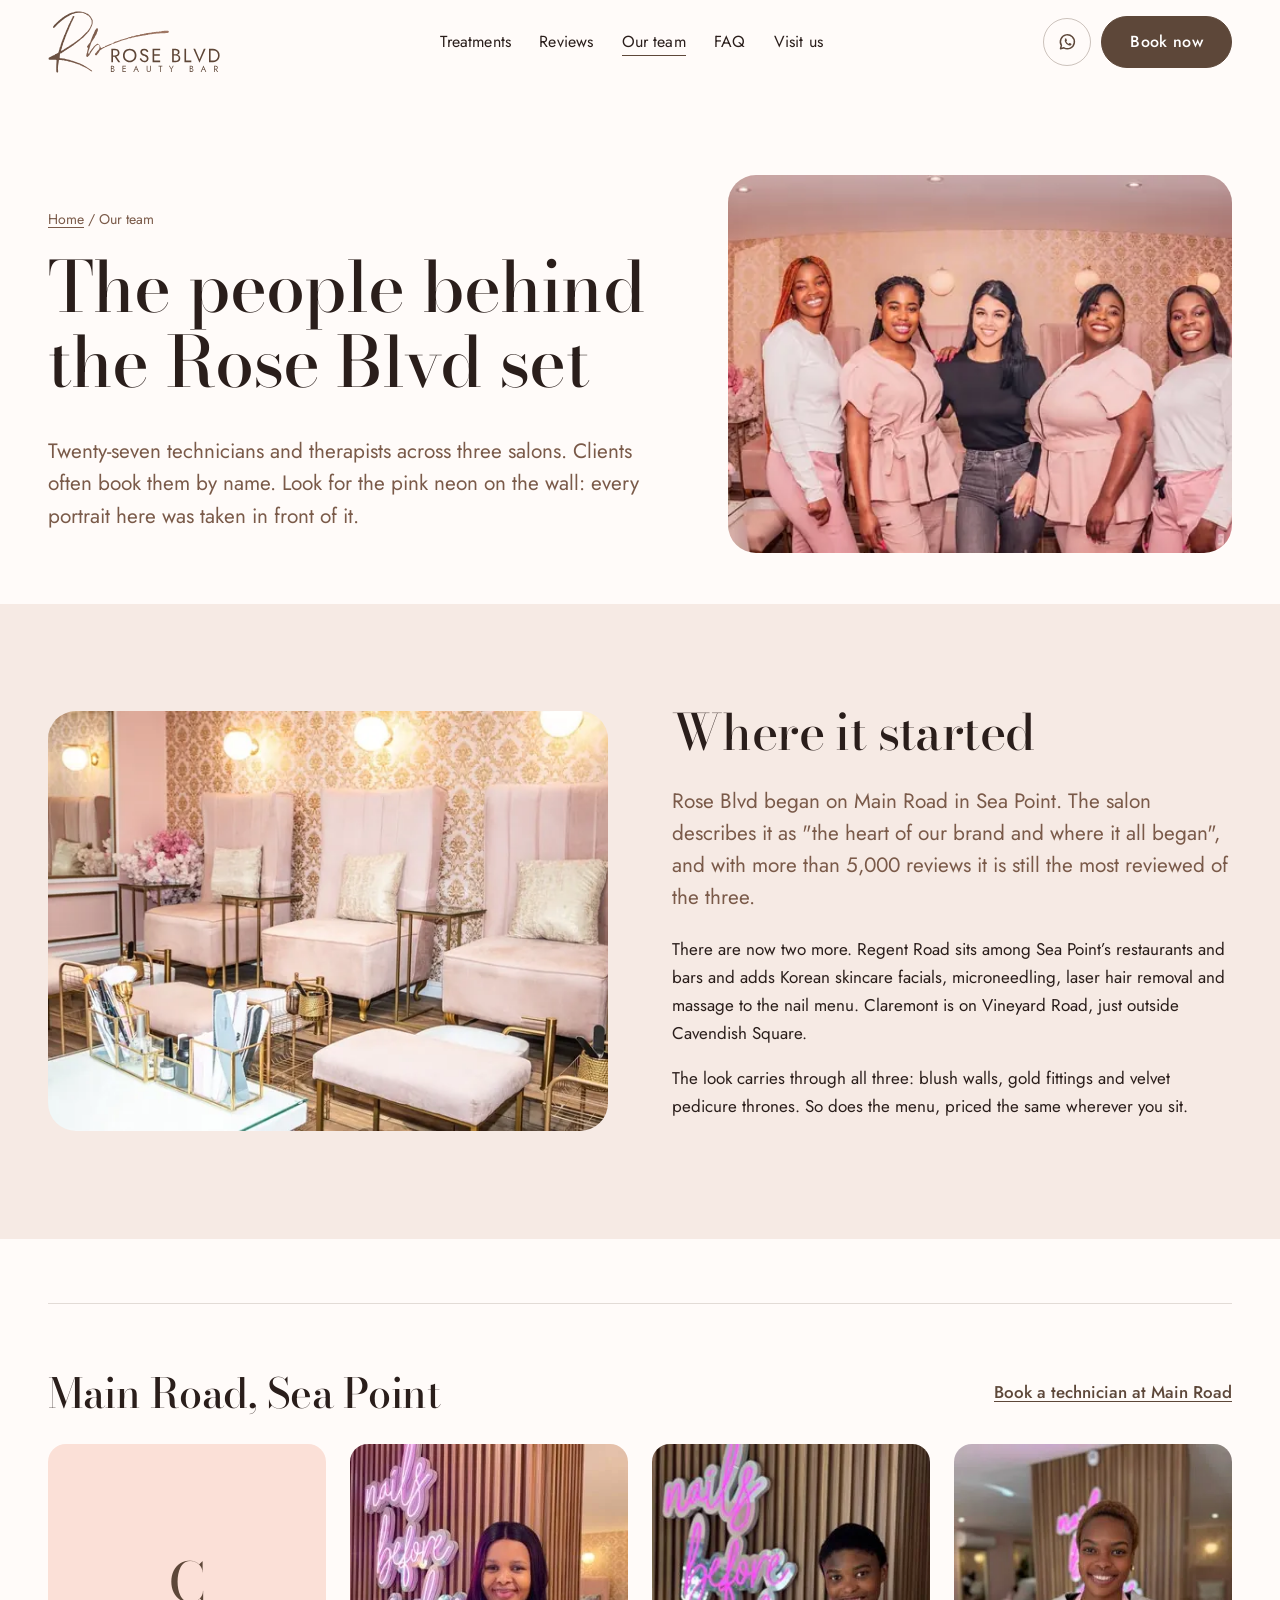
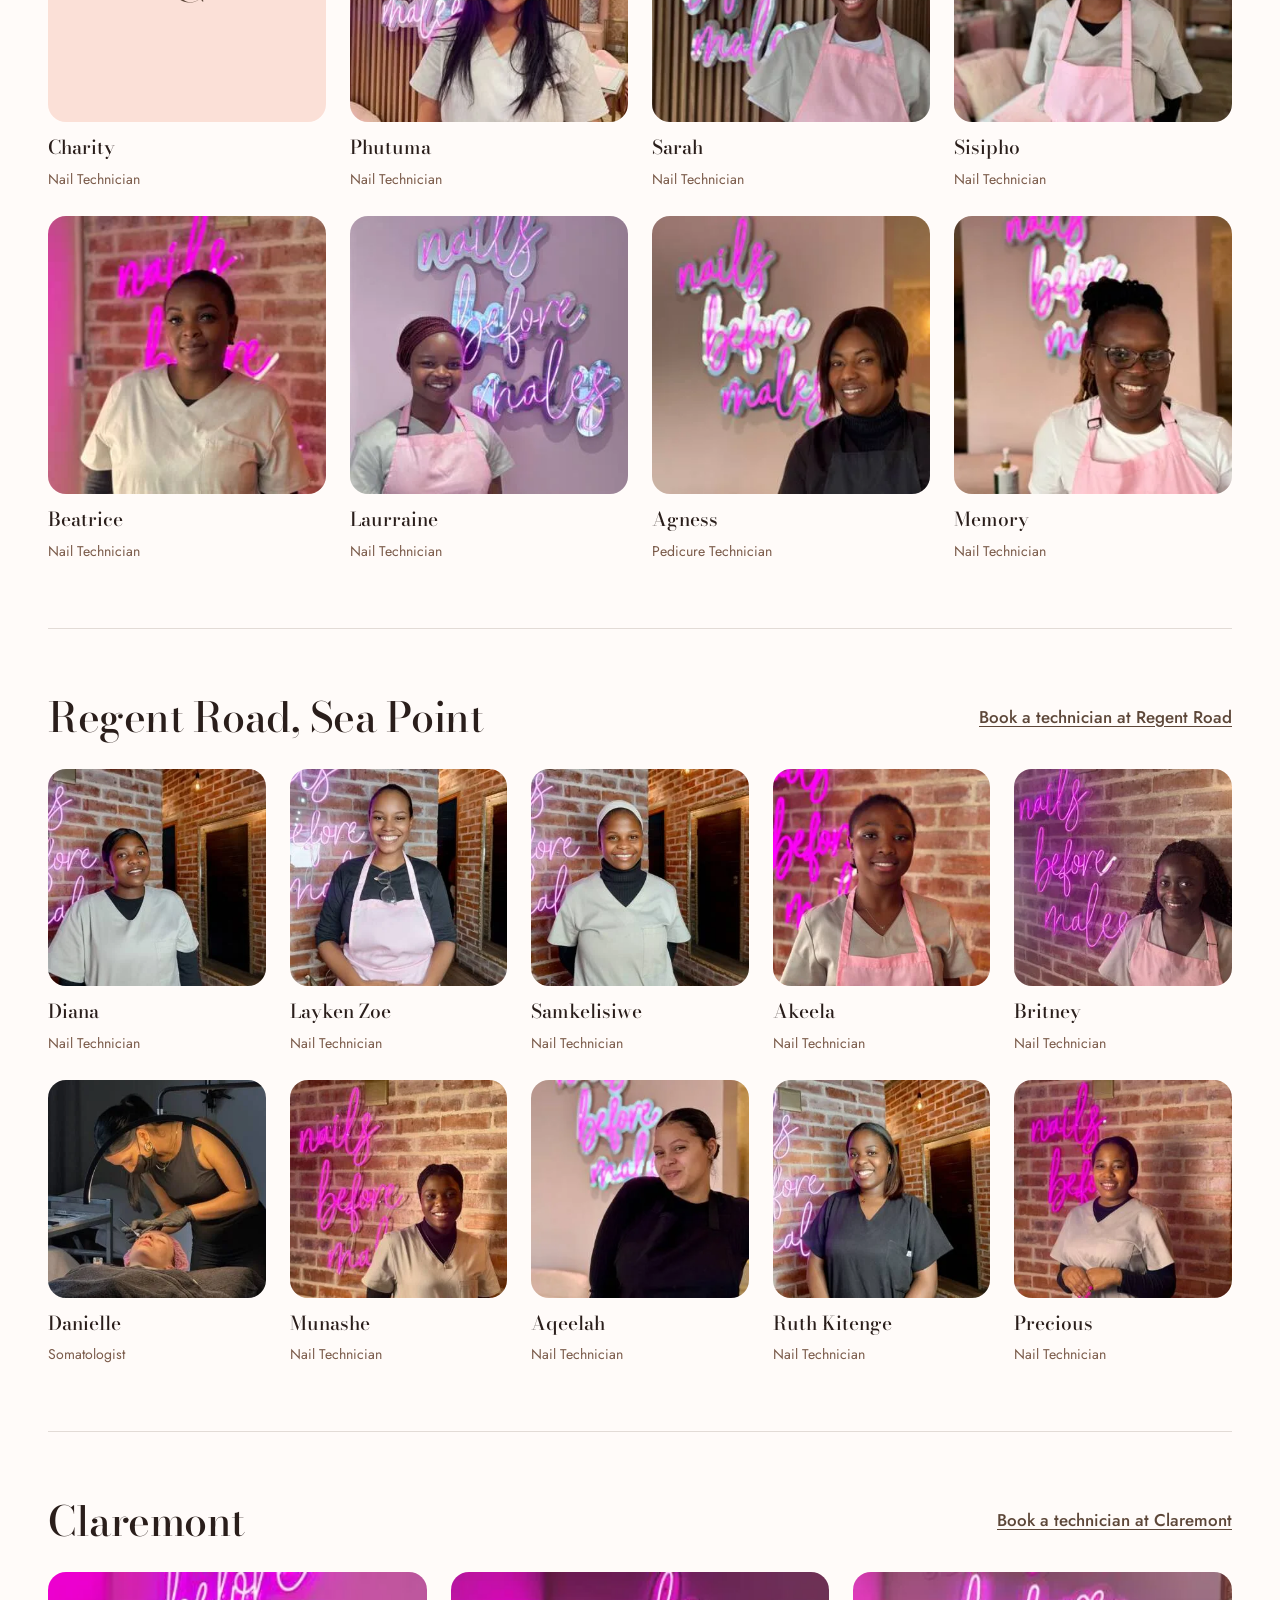
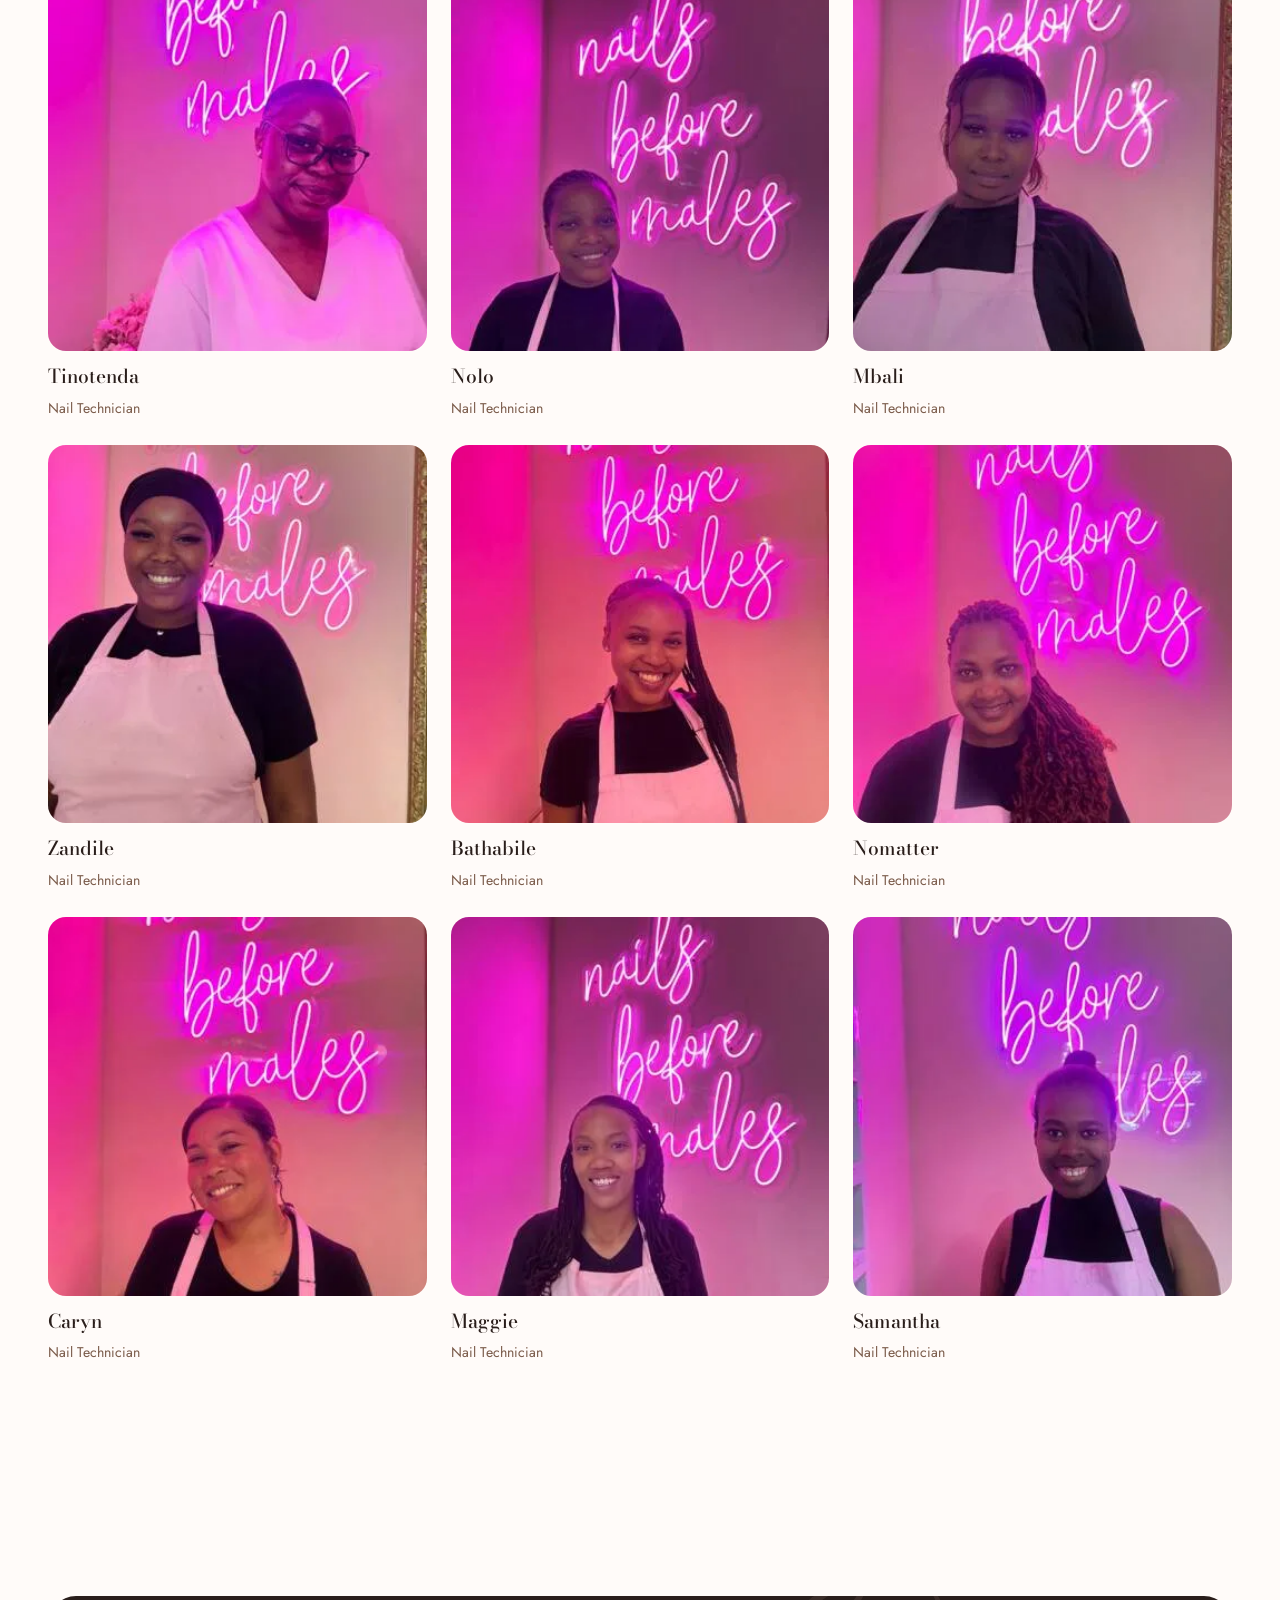
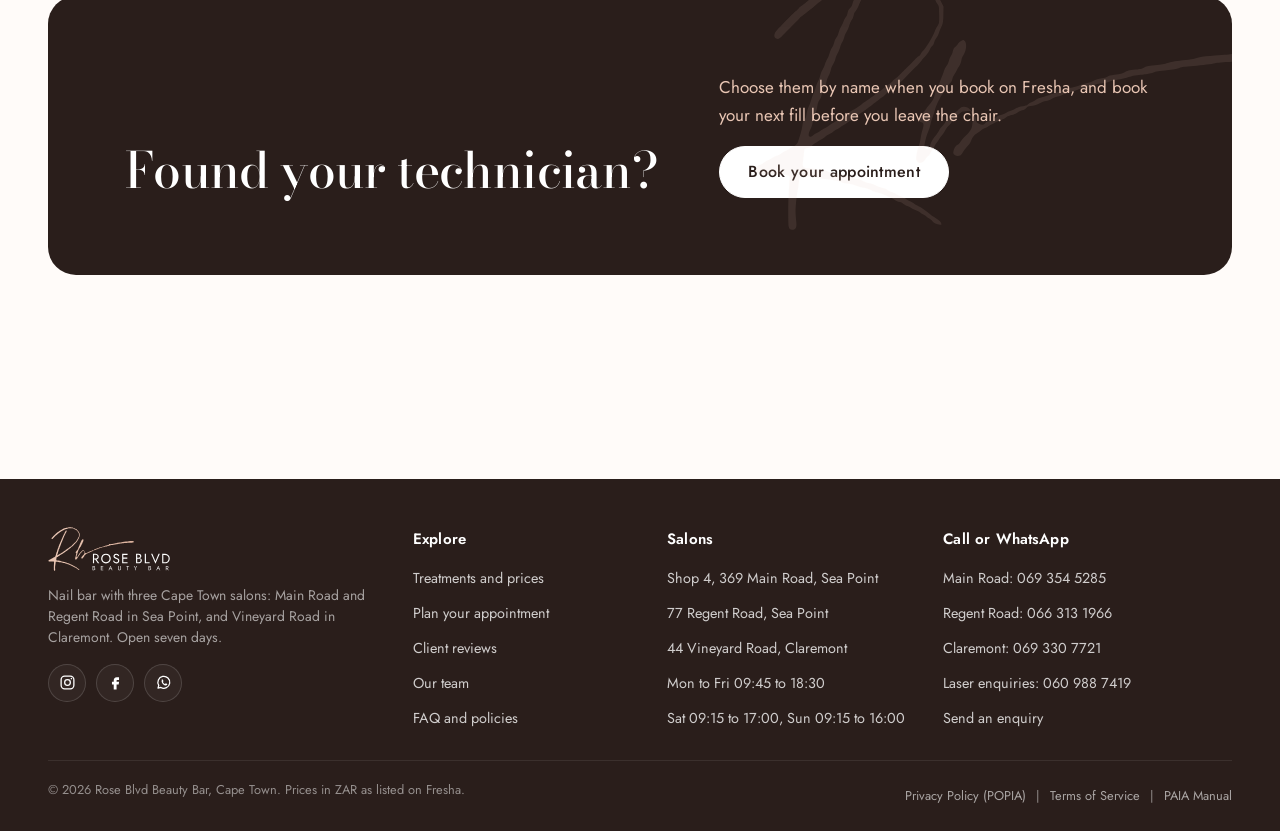
<file: team.html>
<!doctype html>
<html lang="en-ZA">
<head>
<meta charset="utf-8">
<meta name="viewport" content="width=device-width, initial-scale=1, viewport-fit=cover">
<title>Our team | Rose Blvd Beauty Bar nail technicians in Sea Point and Claremont</title>
<meta name="description" content="Meet the 27 nail technicians, pedicure specialist and somatologist across Rose Blvd Main Road, Regent Road and Claremont.">
<meta name="theme-color" content="#FFFBF9">
<meta property="og:type" content="website">
<meta property="og:title" content="Our team | Rose Blvd Beauty Bar nail technicians in Sea Point and Claremont">
<meta property="og:description" content="Meet the 27 nail technicians, pedicure specialist and somatologist across Rose Blvd Main Road, Regent Road and Claremont.">
<meta property="og:image" content="assets/images/sea-point-pedicure-thrones.webp">
<meta property="og:locale" content="en_ZA">
<link rel="icon" type="image/png" href="assets/logos/favicon.png">
<link rel="icon" type="image/svg+xml" href="assets/logos/favicon.svg">
<link rel="apple-touch-icon" href="assets/logos/apple-touch-icon.png">
<link rel="manifest" href="site.webmanifest">
<link rel="preload" href="assets/fonts/bodoni-moda-latin.woff2" as="font" type="font/woff2" crossorigin>
<link rel="preload" href="assets/fonts/jost-latin.woff2" as="font" type="font/woff2" crossorigin>
<link rel="stylesheet" href="assets/css/site.css">
<script>document.documentElement.classList.add('js')</script>
<script type="application/ld+json">{"@context":"https://schema.org","@graph":[{"@type":"Organization","@id":"#organization","name":"Rose Blvd Beauty Bar","logo":"assets/logos/logo_header.png","sameAs":["https://www.instagram.com/roseblvdbeautybar/","https://www.facebook.com/p/Rose-Blvd-Beauty-Bar-100083415697375/","https://www.fresha.com/a/rose-blvd-beauty-bar-sea-point-cape-town-369-main-road-ybjlh2te","https://www.fresha.com/a/rose-blvd-beauty-bar-regent-road-cape-town-77-regent-road-aghb8du2","https://www.fresha.com/a/rose-blvd-beauty-bar-claremont-cape-town-44-vineyard-road-xi2avbh4"],"aggregateRating":{"@type":"AggregateRating","ratingValue":4.9,"bestRating":5,"ratingCount":8930}},{"@type":["NailSalon","HealthAndBeautyBusiness"],"@id":"#main","name":"Rose Blvd Beauty Bar Main Road","parentOrganization":{"@id":"#organization"},"telephone":"+27693545285","priceRange":"R20 to R1,350","currenciesAccepted":"ZAR","paymentAccepted":"Cash, Credit Card, Debit Card","image":"assets/images/sea-point-pedicure-thrones.webp","address":{"@type":"PostalAddress","streetAddress":"Shop 4, 369 Main Road","addressLocality":"Sea Point, Cape Town","addressRegion":"Western Cape","postalCode":"8060","addressCountry":"ZA"},"geo":{"@type":"GeoCoordinates","latitude":-33.917145,"longitude":18.38887},"hasMap":"https://maps.google.com/?q=Rose%20Blvd%20Beauty%20Bar%2C%20369%20Main%20Road%2C%20Sea%20Point%2C%20Cape%20Town","openingHoursSpecification":[{"@type":"OpeningHoursSpecification","dayOfWeek":["Monday","Tuesday","Wednesday","Thursday","Friday"],"opens":"09:45","closes":"18:30"},{"@type":"OpeningHoursSpecification","dayOfWeek":"Saturday","opens":"09:15","closes":"17:00"},{"@type":"OpeningHoursSpecification","dayOfWeek":"Sunday","opens":"09:15","closes":"16:00"}],"aggregateRating":{"@type":"AggregateRating","ratingValue":4.9,"bestRating":5,"ratingCount":5251},"sameAs":["https://www.fresha.com/a/rose-blvd-beauty-bar-sea-point-cape-town-369-main-road-ybjlh2te","https://www.instagram.com/roseblvdbeautybar/"]},{"@type":["NailSalon","HealthAndBeautyBusiness"],"@id":"#regent","name":"Rose Blvd Beauty Bar Regent Road","parentOrganization":{"@id":"#organization"},"telephone":"+27663131966","priceRange":"R20 to R1,350","currenciesAccepted":"ZAR","paymentAccepted":"Cash, Credit Card, Debit Card","image":"assets/images/regent-road-evening.webp","address":{"@type":"PostalAddress","streetAddress":"77 Regent Road","addressLocality":"Sea Point, Cape Town","addressRegion":"Western Cape","postalCode":"8005","addressCountry":"ZA"},"geo":{"@type":"GeoCoordinates","latitude":-33.921539,"longitude":18.382769},"hasMap":"https://maps.google.com/?q=Rose%20Blvd%20Beauty%20Bar%2C%2077%20Regent%20Road%2C%20Sea%20Point%2C%20Cape%20Town","openingHoursSpecification":[{"@type":"OpeningHoursSpecification","dayOfWeek":["Monday","Tuesday","Wednesday","Thursday","Friday"],"opens":"09:45","closes":"18:30"},{"@type":"OpeningHoursSpecification","dayOfWeek":"Saturday","opens":"09:15","closes":"17:00"},{"@type":"OpeningHoursSpecification","dayOfWeek":"Sunday","opens":"09:15","closes":"16:00"}],"aggregateRating":{"@type":"AggregateRating","ratingValue":4.9,"bestRating":5,"ratingCount":1131},"sameAs":["https://www.fresha.com/a/rose-blvd-beauty-bar-regent-road-cape-town-77-regent-road-aghb8du2","https://www.instagram.com/roseblvdbeautybar/"]},{"@type":["NailSalon","HealthAndBeautyBusiness"],"@id":"#claremont","name":"Rose Blvd Beauty Bar Claremont","parentOrganization":{"@id":"#organization"},"telephone":"+27693307721","priceRange":"R20 to R1,350","currenciesAccepted":"ZAR","paymentAccepted":"Cash, Credit Card, Debit Card","image":"assets/images/claremont-pedicure-row.webp","address":{"@type":"PostalAddress","streetAddress":"44 Vineyard Road","addressLocality":"Claremont, Cape Town","addressRegion":"Western Cape","postalCode":"7708","addressCountry":"ZA"},"geo":{"@type":"GeoCoordinates","latitude":-33.9795,"longitude":18.462835},"hasMap":"https://maps.google.com/?q=Rose%20Blvd%20Beauty%20Bar%2C%2044%20Vineyard%20Road%2C%20Claremont%2C%20Cape%20Town","openingHoursSpecification":[{"@type":"OpeningHoursSpecification","dayOfWeek":["Monday","Tuesday","Wednesday","Thursday","Friday"],"opens":"09:45","closes":"18:30"},{"@type":"OpeningHoursSpecification","dayOfWeek":"Saturday","opens":"09:15","closes":"17:00"},{"@type":"OpeningHoursSpecification","dayOfWeek":"Sunday","opens":"09:15","closes":"16:00"}],"aggregateRating":{"@type":"AggregateRating","ratingValue":4.9,"bestRating":5,"ratingCount":2548},"sameAs":["https://www.fresha.com/a/rose-blvd-beauty-bar-claremont-cape-town-44-vineyard-road-xi2avbh4","https://www.instagram.com/roseblvdbeautybar/"]}]}</script>
</head>
<body data-page="team">
<a class="skip" href="#main">Skip to content</a>
<header class="site-header">
  <div class="wrap-wide nav">
    <a class="brand" href="index.html" aria-label="Rose Blvd Beauty Bar home"><img src="assets/logos/logo-header.svg" alt="Rose Blvd Beauty Bar" width="156" height="56"></a>
    <nav aria-label="Main"><ul class="nav-links"><li><a href="treatments.html">Treatments</a></li><li><a href="reviews.html">Reviews</a></li><li><a href="team.html" aria-current="page">Our team</a></li><li><a href="faq.html">FAQ</a></li><li><a href="contact.html">Visit us</a></li></ul></nav>
    <div class="nav-cta">
      <button class="icon-btn wa-desktop" type="button" data-book aria-label="Call or WhatsApp a salon"><svg viewBox="0 0 24 24" fill="none" stroke="currentColor" stroke-width="1.8" stroke-linejoin="round" aria-hidden="true"><path d="M4.2 20l1.1-3.9A8.4 8.4 0 1 1 8.3 19z"/><path d="M9.2 8.4c.3-.6.6-.6.9-.6h.6c.2 0 .4.1.5.4l.7 1.6c.1.2 0 .5-.1.7l-.5.6c-.1.1-.2.3 0 .5.6 1 1.4 1.8 2.5 2.4.2.1.4.1.5 0l.6-.7c.2-.2.4-.2.6-.1l1.6.8c.2.1.4.3.3.6-.1.9-.9 1.6-1.8 1.6-2.9-.1-6.2-3.3-6.3-6.1 0-.6.2-1.2.5-1.7z" fill="currentColor" stroke="none"/></svg></button>
      <a class="btn" href="contact.html#salons" data-book>Book now</a>
      <button class="icon-btn menu-toggle" type="button" aria-label="Open menu" aria-controls="drawer" aria-expanded="false" data-drawer-open><svg viewBox="0 0 24 24" fill="none" stroke="currentColor" stroke-width="1.8" stroke-linecap="round" aria-hidden="true"><path d="M4 7h16M4 12h16M4 17h10"/></svg></button>
    </div>
  </div>
</header>
<div class="drawer" id="drawer" aria-hidden="true">
  <div class="drawer-scrim" data-drawer-close></div>
  <div class="drawer-panel" role="dialog" aria-modal="true" aria-label="Menu">
    <div class="drawer-head"><img src="assets/logos/logo-header.svg" alt="Rose Blvd Beauty Bar" width="122" height="44"><button class="icon-btn" type="button" aria-label="Close menu" data-drawer-close><svg viewBox="0 0 24 24" fill="none" stroke="currentColor" stroke-width="1.8" stroke-linecap="round" aria-hidden="true"><path d="M6 6l12 12M18 6L6 18"/></svg></button></div>
    <nav aria-label="Mobile"><ul><li><a href="index.html">Home</a></li><li><a href="treatments.html">Treatments</a></li><li><a href="reviews.html">Reviews</a></li><li><a href="team.html" aria-current="page">Our team</a></li><li><a href="faq.html">FAQ</a></li><li><a href="contact.html">Visit us</a></li></ul></nav>
    <a class="btn" href="contact.html#salons" data-book>Book now</a>
    <div class="drawer-contact">
      <a href="tel:+27693545285"><span>Main Road</span><span>069 354 5285</span></a><a href="tel:+27663131966"><span>Regent Road</span><span>066 313 1966</span></a><a href="tel:+27693307721"><span>Claremont</span><span>069 330 7721</span></a>
    </div>
  </div>
</div>
<main id="main">
  <section class="page-hero" aria-labelledby="tm-h">
    <div class="wrap page-hero-split">
      <div>
        <p class="crumbs"><a href="index.html">Home</a> / Our team</p>
        <h1 id="tm-h">The people behind the Rose Blvd set</h1>
        <p class="lede">Twenty-seven technicians and therapists across three salons. Clients often book them by name. Look for the pink neon on the wall: every portrait here was taken in front of it.</p>
      </div>
      <figure><img src="assets/images/claremont-team.webp" srcset="assets/images/claremont-team-600.webp 600w, assets/images/claremont-team-800.webp 800w, assets/images/claremont-team-1100.webp 1100w, assets/images/claremont-team.webp 1398w" sizes="(max-width: 860px) 100vw, 45vw" alt="The Rose Blvd Claremont team standing together in the salon" width="1398" height="786" fetchpriority="high"></figure>
    </div>
  </section>

  <section class="section band-soft" aria-labelledby="story-h">
    <div class="wrap story">
      <figure><img src="assets/images/sea-point-damask-lounge.webp" srcset="assets/images/sea-point-damask-lounge-600.webp 600w, assets/images/sea-point-damask-lounge-800.webp 800w, assets/images/sea-point-damask-lounge-1100.webp 1100w, assets/images/sea-point-damask-lounge.webp 1398w" sizes="(max-width: 900px) 100vw, 50vw" alt="Pink velvet chairs and damask wallpaper at Rose Blvd Main Road" width="1398" height="786" loading="lazy" decoding="async"></figure>
      <div>
        <h2 id="story-h">Where it started</h2>
        <p class="lede">Rose Blvd began on Main Road in Sea Point. The salon describes it as "the heart of our brand and where it all began", and with more than 5,000 reviews it is still the most reviewed of the three.</p>
        <p>There are now two more. Regent Road sits among Sea Point’s restaurants and bars and adds Korean skincare facials, microneedling, laser hair removal and massage to the nail menu. Claremont is on Vineyard Road, just outside Cavendish Square.</p>
        <p>The look carries through all three: blush walls, gold fittings and velvet pedicure thrones. So does the menu, priced the same wherever you sit.</p>
      </div>
    </div>
  </section>

  <section class="section-tight" aria-label="Technicians by salon">
    <div class="wrap">
      <div class="team-branch" id="team-main">
        <div class="team-branch-head"><h2>Main Road, Sea Point</h2><a class="link-arrow" href="https://www.fresha.com/a/rose-blvd-beauty-bar-sea-point-cape-town-369-main-road-ybjlh2te" target="_blank" rel="noopener">Book a technician at Main Road</a></div>
        <div class="team-grid" style="--cols:4">
          <figure class="person"><div class="ph"><span class="initial" aria-hidden="true">C</span></div><figcaption><strong>Charity</strong><span>Nail Technician</span></figcaption></figure><figure class="person"><div class="ph"><img src="assets/images/team/sp-phutuma.webp" alt="Phutuma, nail technician at Rose Blvd Main Road" width="340" height="340" loading="lazy" decoding="async"></div><figcaption><strong>Phutuma</strong><span>Nail Technician</span></figcaption></figure><figure class="person"><div class="ph"><img src="assets/images/team/sp-sarah.webp" alt="Sarah, nail technician at Rose Blvd Main Road" width="340" height="340" loading="lazy" decoding="async"></div><figcaption><strong>Sarah</strong><span>Nail Technician</span></figcaption></figure><figure class="person"><div class="ph"><img src="assets/images/team/sp-sisipho.webp" alt="Sisipho, nail technician at Rose Blvd Main Road" width="340" height="340" loading="lazy" decoding="async"></div><figcaption><strong>Sisipho</strong><span>Nail Technician</span></figcaption></figure><figure class="person"><div class="ph"><img src="assets/images/team/sp-beatrice.webp" alt="Beatrice, nail technician at Rose Blvd Main Road" width="340" height="340" loading="lazy" decoding="async"></div><figcaption><strong>Beatrice</strong><span>Nail Technician</span></figcaption></figure><figure class="person"><div class="ph"><img src="assets/images/team/sp-laurraine.webp" alt="Laurraine, nail technician at Rose Blvd Main Road" width="340" height="340" loading="lazy" decoding="async"></div><figcaption><strong>Laurraine</strong><span>Nail Technician</span></figcaption></figure><figure class="person"><div class="ph"><img src="assets/images/team/sp-agness.webp" alt="Agness, pedicure technician at Rose Blvd Main Road" width="340" height="340" loading="lazy" decoding="async"></div><figcaption><strong>Agness</strong><span>Pedicure Technician</span></figcaption></figure><figure class="person"><div class="ph"><img src="assets/images/team/sp-memory.webp" alt="Memory, nail technician at Rose Blvd Main Road" width="340" height="340" loading="lazy" decoding="async"></div><figcaption><strong>Memory</strong><span>Nail Technician</span></figcaption></figure>
        </div>
      </div><div class="team-branch" id="team-regent">
        <div class="team-branch-head"><h2>Regent Road, Sea Point</h2><a class="link-arrow" href="https://www.fresha.com/a/rose-blvd-beauty-bar-regent-road-cape-town-77-regent-road-aghb8du2" target="_blank" rel="noopener">Book a technician at Regent Road</a></div>
        <div class="team-grid" style="--cols:5">
          <figure class="person"><div class="ph"><img src="assets/images/team/rr-diana.webp" alt="Diana, nail technician at Rose Blvd Regent Road" width="340" height="340" loading="lazy" decoding="async"></div><figcaption><strong>Diana</strong><span>Nail Technician</span></figcaption></figure><figure class="person"><div class="ph"><img src="assets/images/team/rr-layken-zoe.webp" alt="Layken Zoe, nail technician at Rose Blvd Regent Road" width="340" height="340" loading="lazy" decoding="async"></div><figcaption><strong>Layken Zoe</strong><span>Nail Technician</span></figcaption></figure><figure class="person"><div class="ph"><img src="assets/images/team/rr-samkelisiwe.webp" alt="Samkelisiwe, nail technician at Rose Blvd Regent Road" width="340" height="340" loading="lazy" decoding="async"></div><figcaption><strong>Samkelisiwe</strong><span>Nail Technician</span></figcaption></figure><figure class="person"><div class="ph"><img src="assets/images/team/rr-akeela.webp" alt="Akeela, nail technician at Rose Blvd Regent Road" width="340" height="340" loading="lazy" decoding="async"></div><figcaption><strong>Akeela</strong><span>Nail Technician</span></figcaption></figure><figure class="person"><div class="ph"><img src="assets/images/team/rr-britney.webp" alt="Britney, nail technician at Rose Blvd Regent Road" width="340" height="340" loading="lazy" decoding="async"></div><figcaption><strong>Britney</strong><span>Nail Technician</span></figcaption></figure><figure class="person"><div class="ph"><img src="assets/images/team/rr-danielle.webp" alt="Danielle, somatologist at Rose Blvd Regent Road" width="340" height="340" loading="lazy" decoding="async"></div><figcaption><strong>Danielle</strong><span>Somatologist</span></figcaption></figure><figure class="person"><div class="ph"><img src="assets/images/team/rr-munashe.webp" alt="Munashe, nail technician at Rose Blvd Regent Road" width="340" height="340" loading="lazy" decoding="async"></div><figcaption><strong>Munashe</strong><span>Nail Technician</span></figcaption></figure><figure class="person"><div class="ph"><img src="assets/images/team/rr-aqeelah.webp" alt="Aqeelah, nail technician at Rose Blvd Regent Road" width="340" height="340" loading="lazy" decoding="async"></div><figcaption><strong>Aqeelah</strong><span>Nail Technician</span></figcaption></figure><figure class="person"><div class="ph"><img src="assets/images/team/rr-ruth-kitenge.webp" alt="Ruth Kitenge, nail technician at Rose Blvd Regent Road" width="340" height="340" loading="lazy" decoding="async"></div><figcaption><strong>Ruth Kitenge</strong><span>Nail Technician</span></figcaption></figure><figure class="person"><div class="ph"><img src="assets/images/team/rr-precious.webp" alt="Precious, nail technician at Rose Blvd Regent Road" width="340" height="340" loading="lazy" decoding="async"></div><figcaption><strong>Precious</strong><span>Nail Technician</span></figcaption></figure>
        </div>
      </div><div class="team-branch" id="team-claremont">
        <div class="team-branch-head"><h2>Claremont</h2><a class="link-arrow" href="https://www.fresha.com/a/rose-blvd-beauty-bar-claremont-cape-town-44-vineyard-road-xi2avbh4" target="_blank" rel="noopener">Book a technician at Claremont</a></div>
        <div class="team-grid" style="--cols:3">
          <figure class="person"><div class="ph"><img src="assets/images/team/cl-tinotenda.webp" alt="Tinotenda, nail technician at Rose Blvd Claremont" width="340" height="340" loading="lazy" decoding="async"></div><figcaption><strong>Tinotenda</strong><span>Nail Technician</span></figcaption></figure><figure class="person"><div class="ph"><img src="assets/images/team/cl-nolo.webp" alt="Nolo, nail technician at Rose Blvd Claremont" width="340" height="340" loading="lazy" decoding="async"></div><figcaption><strong>Nolo</strong><span>Nail Technician</span></figcaption></figure><figure class="person"><div class="ph"><img src="assets/images/team/cl-mbali.webp" alt="Mbali, nail technician at Rose Blvd Claremont" width="340" height="340" loading="lazy" decoding="async"></div><figcaption><strong>Mbali</strong><span>Nail Technician</span></figcaption></figure><figure class="person"><div class="ph"><img src="assets/images/team/cl-zandile.webp" alt="Zandile, nail technician at Rose Blvd Claremont" width="340" height="340" loading="lazy" decoding="async"></div><figcaption><strong>Zandile</strong><span>Nail Technician</span></figcaption></figure><figure class="person"><div class="ph"><img src="assets/images/team/cl-bathabile.webp" alt="Bathabile, nail technician at Rose Blvd Claremont" width="340" height="340" loading="lazy" decoding="async"></div><figcaption><strong>Bathabile</strong><span>Nail Technician</span></figcaption></figure><figure class="person"><div class="ph"><img src="assets/images/team/cl-nomatter.webp" alt="Nomatter, nail technician at Rose Blvd Claremont" width="340" height="340" loading="lazy" decoding="async"></div><figcaption><strong>Nomatter</strong><span>Nail Technician</span></figcaption></figure><figure class="person"><div class="ph"><img src="assets/images/team/cl-caryn.webp" alt="Caryn, nail technician at Rose Blvd Claremont" width="340" height="340" loading="lazy" decoding="async"></div><figcaption><strong>Caryn</strong><span>Nail Technician</span></figcaption></figure><figure class="person"><div class="ph"><img src="assets/images/team/cl-maggie.webp" alt="Maggie, nail technician at Rose Blvd Claremont" width="340" height="340" loading="lazy" decoding="async"></div><figcaption><strong>Maggie</strong><span>Nail Technician</span></figcaption></figure><figure class="person"><div class="ph"><img src="assets/images/team/cl-samantha.webp" alt="Samantha, nail technician at Rose Blvd Claremont" width="340" height="340" loading="lazy" decoding="async"></div><figcaption><strong>Samantha</strong><span>Nail Technician</span></figcaption></figure>
        </div>
      </div>
    </div>
  </section>
  
<section class="section" aria-labelledby="final-h">
  <div class="wrap">
    <div class="final">
      <span class="mark" aria-hidden="true"></span>
      <div><h2 id="final-h">Found your technician?</h2></div>
      <div>
        <p>Choose them by name when you book on Fresha, and book your next fill before you leave the chair.</p>
        <div class="cta-row"><a class="btn btn-light" href="contact.html#salons" data-book>Book your appointment</a></div>
      </div>
    </div>
  </div>
</section>
</main>
<dialog class="book-dialog" id="book-dialog" aria-labelledby="book-title">
  <div class="book-inner">
    <button class="icon-btn book-close" type="button" aria-label="Close" data-book-close><svg viewBox="0 0 24 24" fill="none" stroke="currentColor" stroke-width="1.8" stroke-linecap="round" aria-hidden="true"><path d="M6 6l12 12M18 6L6 18"/></svg></button>
    <h2 id="book-title">Choose your salon</h2>
    <p class="muted">Same nail menu and prices at all three. Fresha confirms your slot instantly; WhatsApp reaches the front desk.</p>
    <ul class="book-list">
      <li class="book-item">
        <strong>Main Road<span class="tag">The original salon</span></strong>
        <span class="addr">Shop 4, 369 Main Road, Sea Point <span class="open-status" data-open-status></span></span>
        <span class="acts">
          <a class="btn" href="https://www.fresha.com/a/rose-blvd-beauty-bar-sea-point-cape-town-369-main-road-ybjlh2te" target="_blank" rel="noopener" data-track="fresha-main">Book on Fresha</a>
          <a class="icon-btn" href="https://wa.me/27693545285" target="_blank" rel="noopener" aria-label="WhatsApp Main Road"><svg viewBox="0 0 24 24" fill="none" stroke="currentColor" stroke-width="1.8" stroke-linejoin="round" aria-hidden="true"><path d="M4.2 20l1.1-3.9A8.4 8.4 0 1 1 8.3 19z"/><path d="M9.2 8.4c.3-.6.6-.6.9-.6h.6c.2 0 .4.1.5.4l.7 1.6c.1.2 0 .5-.1.7l-.5.6c-.1.1-.2.3 0 .5.6 1 1.4 1.8 2.5 2.4.2.1.4.1.5 0l.6-.7c.2-.2.4-.2.6-.1l1.6.8c.2.1.4.3.3.6-.1.9-.9 1.6-1.8 1.6-2.9-.1-6.2-3.3-6.3-6.1 0-.6.2-1.2.5-1.7z" fill="currentColor" stroke="none"/></svg></a>
          <a class="icon-btn" href="tel:+27693545285" aria-label="Call Main Road on 069 354 5285"><svg viewBox="0 0 24 24" fill="none" stroke="currentColor" stroke-width="1.8" stroke-linecap="round" stroke-linejoin="round" aria-hidden="true"><path d="M22 16.9v3a2 2 0 0 1-2.2 2 19.8 19.8 0 0 1-8.6-3.1 19.5 19.5 0 0 1-6-6A19.8 19.8 0 0 1 2.1 4.2 2 2 0 0 1 4.1 2h3a2 2 0 0 1 2 1.7c.1 1 .4 1.9.7 2.8a2 2 0 0 1-.5 2.1L8.1 9.9a16 16 0 0 0 6 6l1.3-1.3a2 2 0 0 1 2.1-.4c.9.3 1.8.6 2.8.7a2 2 0 0 1 1.7 2z"/></svg></a>
        </span>
      </li><li class="book-item">
        <strong>Regent Road<span class="tag">Nails, skin and laser</span></strong>
        <span class="addr">77 Regent Road, Sea Point <span class="open-status" data-open-status></span></span>
        <span class="acts">
          <a class="btn" href="https://www.fresha.com/a/rose-blvd-beauty-bar-regent-road-cape-town-77-regent-road-aghb8du2" target="_blank" rel="noopener" data-track="fresha-regent">Book on Fresha</a>
          <a class="icon-btn" href="https://wa.me/27663131966" target="_blank" rel="noopener" aria-label="WhatsApp Regent Road"><svg viewBox="0 0 24 24" fill="none" stroke="currentColor" stroke-width="1.8" stroke-linejoin="round" aria-hidden="true"><path d="M4.2 20l1.1-3.9A8.4 8.4 0 1 1 8.3 19z"/><path d="M9.2 8.4c.3-.6.6-.6.9-.6h.6c.2 0 .4.1.5.4l.7 1.6c.1.2 0 .5-.1.7l-.5.6c-.1.1-.2.3 0 .5.6 1 1.4 1.8 2.5 2.4.2.1.4.1.5 0l.6-.7c.2-.2.4-.2.6-.1l1.6.8c.2.1.4.3.3.6-.1.9-.9 1.6-1.8 1.6-2.9-.1-6.2-3.3-6.3-6.1 0-.6.2-1.2.5-1.7z" fill="currentColor" stroke="none"/></svg></a>
          <a class="icon-btn" href="tel:+27663131966" aria-label="Call Regent Road on 066 313 1966"><svg viewBox="0 0 24 24" fill="none" stroke="currentColor" stroke-width="1.8" stroke-linecap="round" stroke-linejoin="round" aria-hidden="true"><path d="M22 16.9v3a2 2 0 0 1-2.2 2 19.8 19.8 0 0 1-8.6-3.1 19.5 19.5 0 0 1-6-6A19.8 19.8 0 0 1 2.1 4.2 2 2 0 0 1 4.1 2h3a2 2 0 0 1 2 1.7c.1 1 .4 1.9.7 2.8a2 2 0 0 1-.5 2.1L8.1 9.9a16 16 0 0 0 6 6l1.3-1.3a2 2 0 0 1 2.1-.4c.9.3 1.8.6 2.8.7a2 2 0 0 1 1.7 2z"/></svg></a>
        </span>
      </li><li class="book-item">
        <strong>Claremont<span class="tag">Outside Cavendish Square</span></strong>
        <span class="addr">44 Vineyard Road, Claremont <span class="open-status" data-open-status></span></span>
        <span class="acts">
          <a class="btn" href="https://www.fresha.com/a/rose-blvd-beauty-bar-claremont-cape-town-44-vineyard-road-xi2avbh4" target="_blank" rel="noopener" data-track="fresha-claremont">Book on Fresha</a>
          <a class="icon-btn" href="https://wa.me/27693307721" target="_blank" rel="noopener" aria-label="WhatsApp Claremont"><svg viewBox="0 0 24 24" fill="none" stroke="currentColor" stroke-width="1.8" stroke-linejoin="round" aria-hidden="true"><path d="M4.2 20l1.1-3.9A8.4 8.4 0 1 1 8.3 19z"/><path d="M9.2 8.4c.3-.6.6-.6.9-.6h.6c.2 0 .4.1.5.4l.7 1.6c.1.2 0 .5-.1.7l-.5.6c-.1.1-.2.3 0 .5.6 1 1.4 1.8 2.5 2.4.2.1.4.1.5 0l.6-.7c.2-.2.4-.2.6-.1l1.6.8c.2.1.4.3.3.6-.1.9-.9 1.6-1.8 1.6-2.9-.1-6.2-3.3-6.3-6.1 0-.6.2-1.2.5-1.7z" fill="currentColor" stroke="none"/></svg></a>
          <a class="icon-btn" href="tel:+27693307721" aria-label="Call Claremont on 069 330 7721"><svg viewBox="0 0 24 24" fill="none" stroke="currentColor" stroke-width="1.8" stroke-linecap="round" stroke-linejoin="round" aria-hidden="true"><path d="M22 16.9v3a2 2 0 0 1-2.2 2 19.8 19.8 0 0 1-8.6-3.1 19.5 19.5 0 0 1-6-6A19.8 19.8 0 0 1 2.1 4.2 2 2 0 0 1 4.1 2h3a2 2 0 0 1 2 1.7c.1 1 .4 1.9.7 2.8a2 2 0 0 1-.5 2.1L8.1 9.9a16 16 0 0 0 6 6l1.3-1.3a2 2 0 0 1 2.1-.4c.9.3 1.8.6 2.8.7a2 2 0 0 1 1.7 2z"/></svg></a>
        </span>
      </li>
    </ul>
  </div>
</dialog>
<footer class="site-footer">
  <div class="wrap-wide">
    <div class="footer-grid">
      <div>
        <img class="flogo" src="assets/logos/logo-footer.svg" alt="Rose Blvd Beauty Bar" width="123" height="44" loading="lazy">
        <p class="footer-bio">Nail bar with three Cape Town salons: Main Road and Regent Road in Sea Point, and Vineyard Road in Claremont. Open seven days.</p>
        <div class="socials">
          <a href="https://www.instagram.com/roseblvdbeautybar/" target="_blank" rel="noopener" aria-label="Rose Blvd on Instagram"><svg viewBox="0 0 24 24" fill="none" stroke="currentColor" stroke-width="1.8" aria-hidden="true"><rect x="3" y="3" width="18" height="18" rx="5"/><circle cx="12" cy="12" r="4"/><circle cx="17.5" cy="6.5" r="1.1" fill="currentColor" stroke="none"/></svg></a>
          <a href="https://www.facebook.com/p/Rose-Blvd-Beauty-Bar-100083415697375/" target="_blank" rel="noopener" aria-label="Rose Blvd on Facebook"><svg viewBox="0 0 24 24" fill="currentColor" aria-hidden="true"><path d="M14 8.5h3V4.6h-3.1C10.8 4.6 9.5 6.4 9.5 9.1V11H7v3.8h2.5V22h4v-7.2h3l.5-3.8H13.5V9.6c0-.7.4-1.1.5-1.1z"/></svg></a>
          <a href="https://wa.me/27693545285" target="_blank" rel="noopener" aria-label="WhatsApp Rose Blvd Main Road"><svg viewBox="0 0 24 24" fill="none" stroke="currentColor" stroke-width="1.8" stroke-linejoin="round" aria-hidden="true"><path d="M4.2 20l1.1-3.9A8.4 8.4 0 1 1 8.3 19z"/><path d="M9.2 8.4c.3-.6.6-.6.9-.6h.6c.2 0 .4.1.5.4l.7 1.6c.1.2 0 .5-.1.7l-.5.6c-.1.1-.2.3 0 .5.6 1 1.4 1.8 2.5 2.4.2.1.4.1.5 0l.6-.7c.2-.2.4-.2.6-.1l1.6.8c.2.1.4.3.3.6-.1.9-.9 1.6-1.8 1.6-2.9-.1-6.2-3.3-6.3-6.1 0-.6.2-1.2.5-1.7z" fill="currentColor" stroke="none"/></svg></a>
        </div>
      </div>
      <div>
        <p class="footer-title">Explore</p>
        <ul class="footer-list">
          <li><a href="treatments.html">Treatments and prices</a></li>
          <li><a href="treatments.html#planner">Plan your appointment</a></li>
          <li><a href="reviews.html">Client reviews</a></li>
          <li><a href="team.html">Our team</a></li>
          <li><a href="faq.html">FAQ and policies</a></li>
        </ul>
      </div>
      <div>
        <p class="footer-title">Salons</p>
        <ul class="footer-list">
          <li><a href="contact.html#salon-main">Shop 4, 369 Main Road, Sea Point</a></li><li><a href="contact.html#salon-regent">77 Regent Road, Sea Point</a></li><li><a href="contact.html#salon-claremont">44 Vineyard Road, Claremont</a></li>
          <li><a href="contact.html#hours">Mon to Fri 09:45 to 18:30</a></li>
          <li><a href="contact.html#hours">Sat 09:15 to 17:00, Sun 09:15 to 16:00</a></li>
        </ul>
      </div>
      <div>
        <p class="footer-title">Call or WhatsApp</p>
        <ul class="footer-list">
          <li><a href="tel:+27693545285">Main Road: 069 354 5285</a></li><li><a href="tel:+27663131966">Regent Road: 066 313 1966</a></li><li><a href="tel:+27693307721">Claremont: 069 330 7721</a></li>
          <li><a href="tel:+27609887419">Laser enquiries: 060 988 7419</a></li>
          <li><a href="contact.html#enquire">Send an enquiry</a></li>
        </ul>
      </div>
    </div>
    <div class="footer-sub">
      <span>&copy; <span data-year>2026</span> Rose Blvd Beauty Bar, Cape Town. Prices in ZAR as listed on Fresha.</span>
      <div class="footer-legal-links">
        <a href="privacy-policy.html" class="footer-legal-link">Privacy Policy (POPIA)</a>
        <span aria-hidden="true">|</span>
        <a href="terms-of-service.html" class="footer-legal-link">Terms of Service</a>
        <span aria-hidden="true">|</span>
        <a href="paia-manual.html" class="footer-legal-link">PAIA Manual</a>
      </div>
    </div>
  </div>
</footer>
<div class="mbar" data-mbar>
  <a class="btn" href="contact.html#salons" data-book>Book now</a>
  <a class="btn btn-ghost" href="treatments.html#planner">Price my visit</a>
</div>
<script src="assets/js/site.js" defer></script>
</body>
</html>
</file>
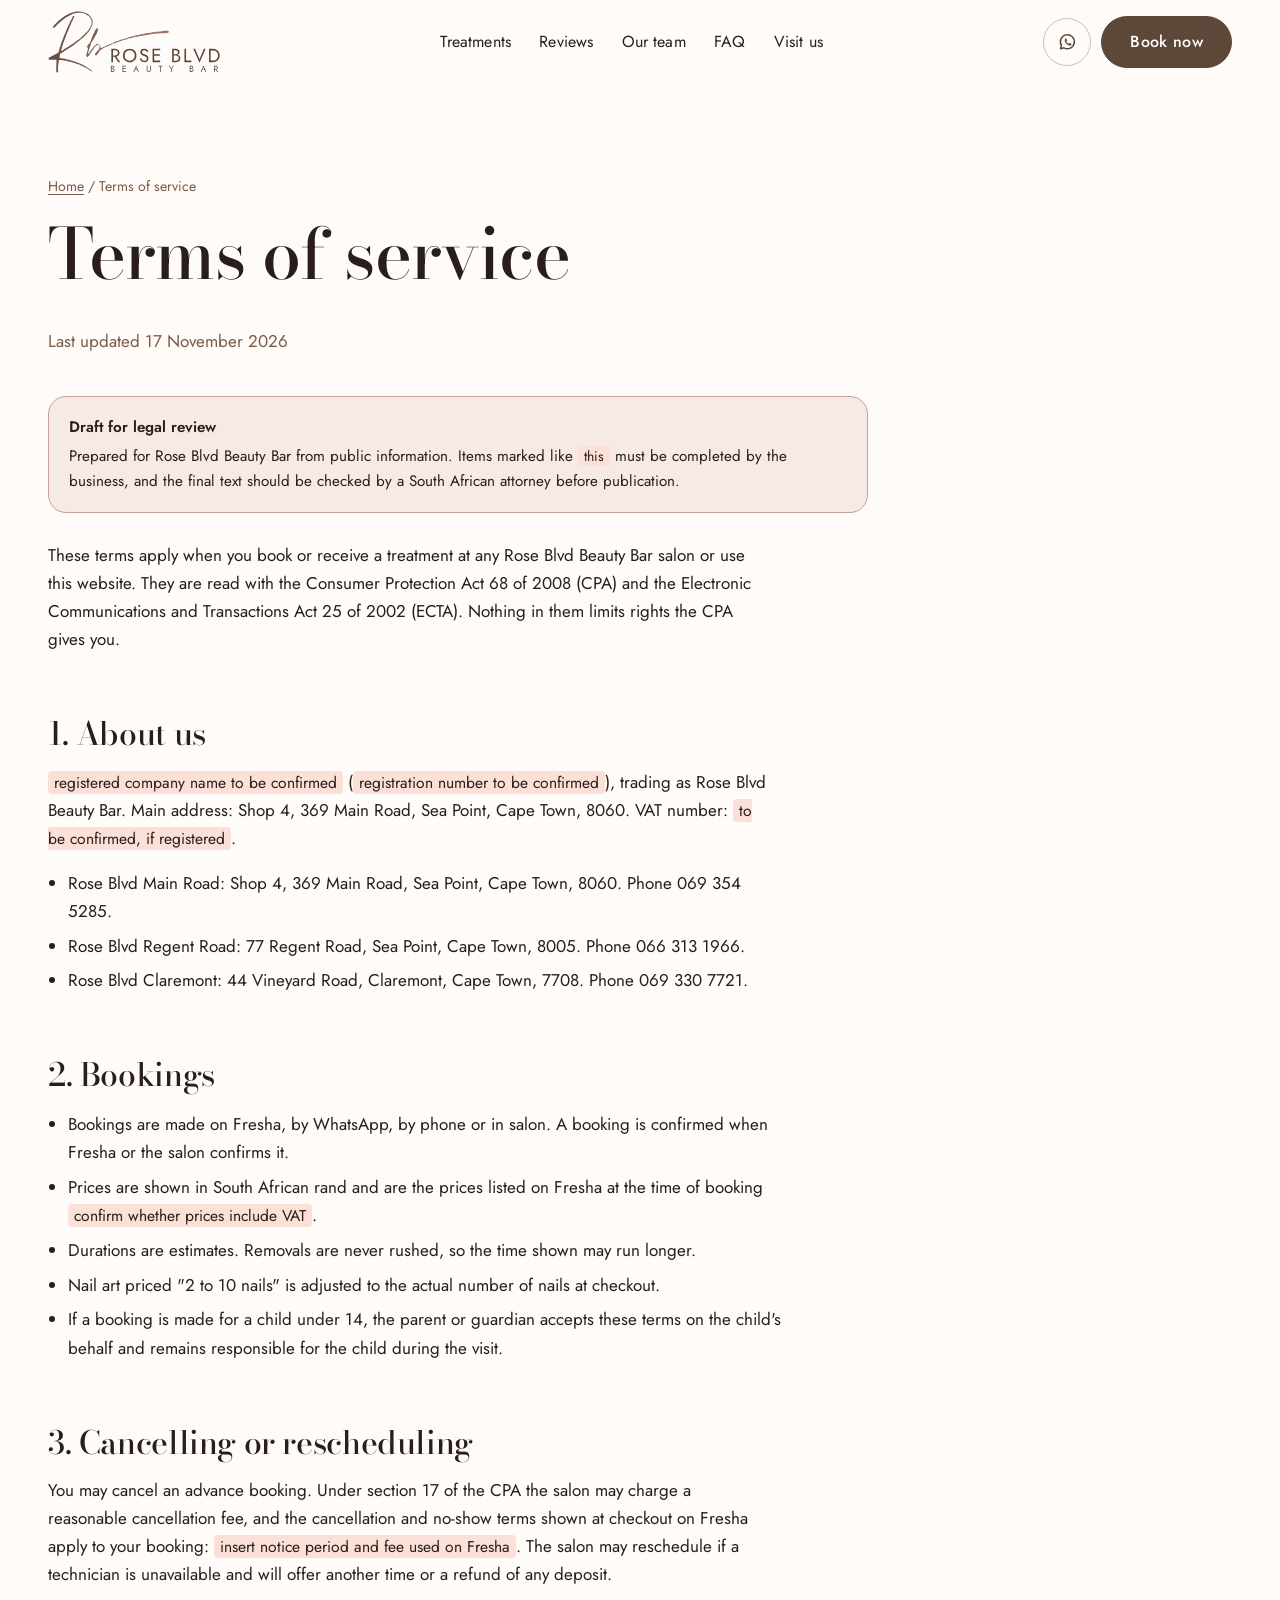
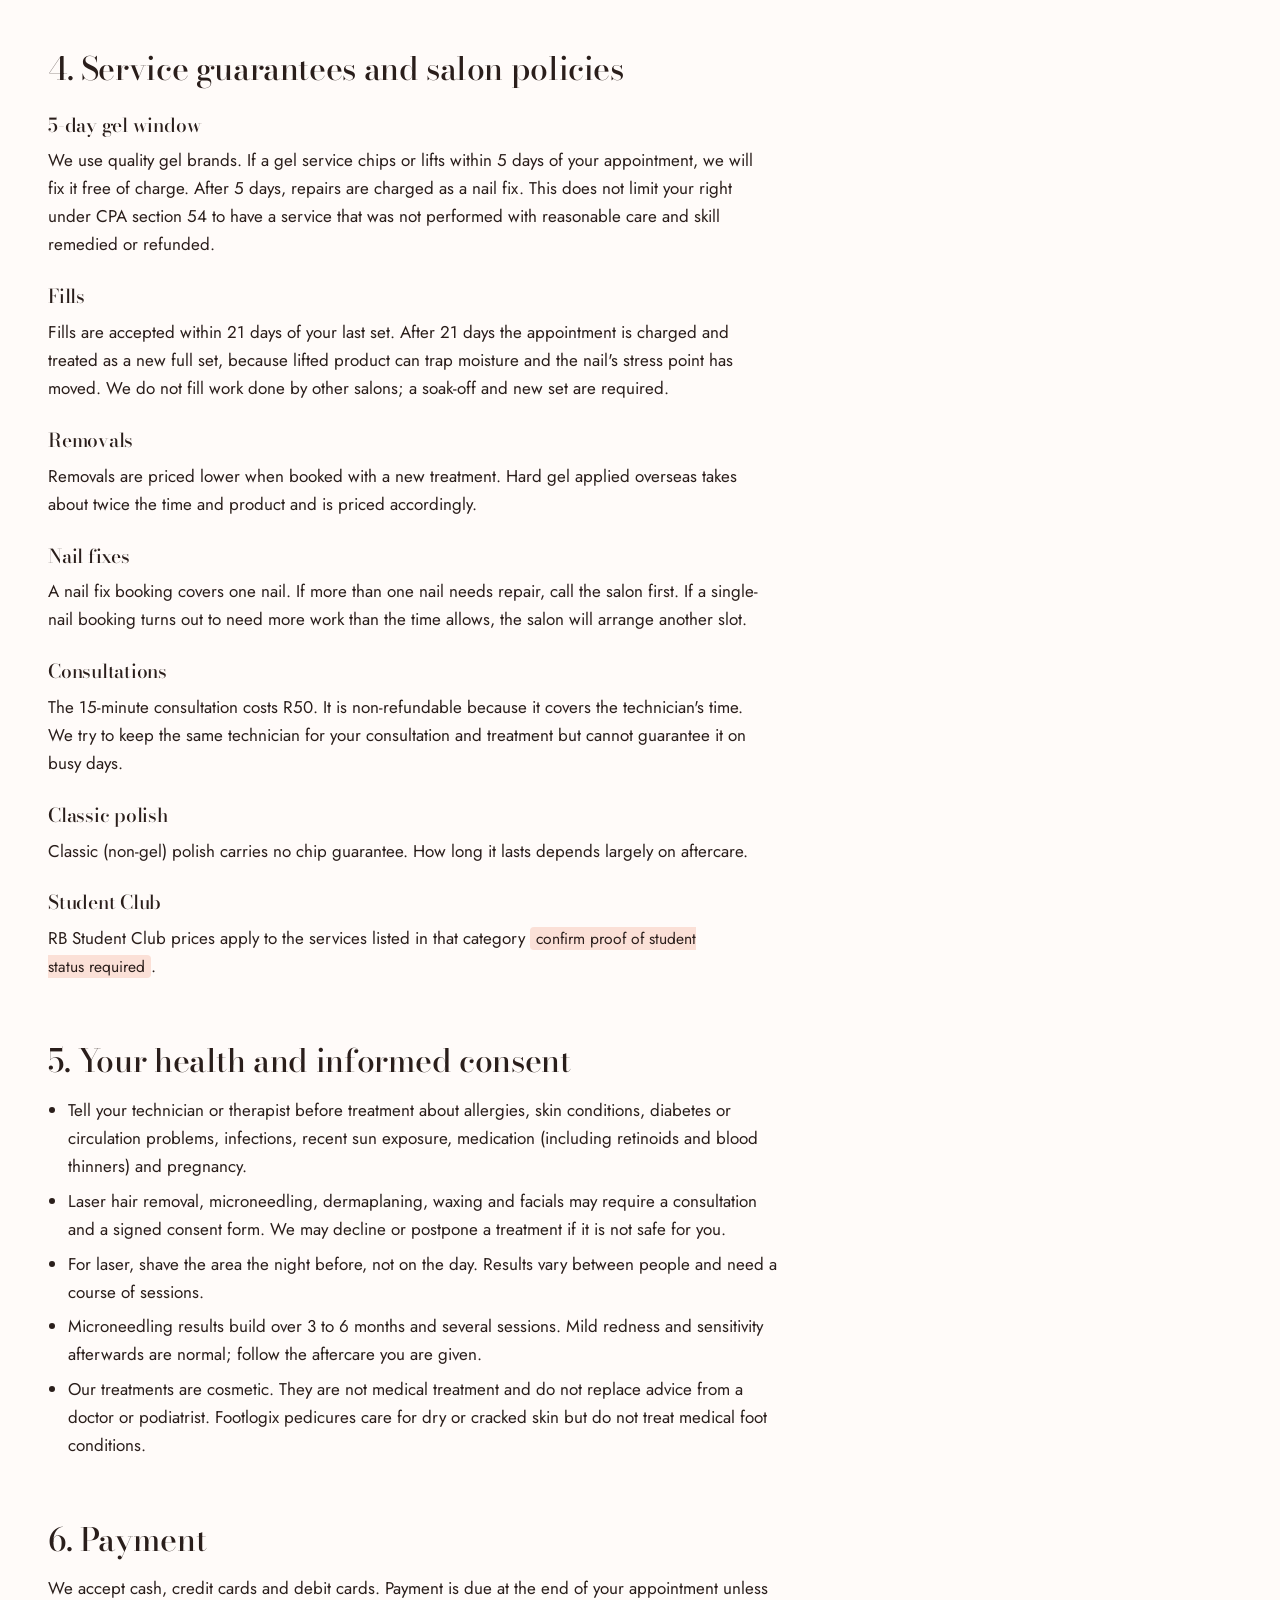
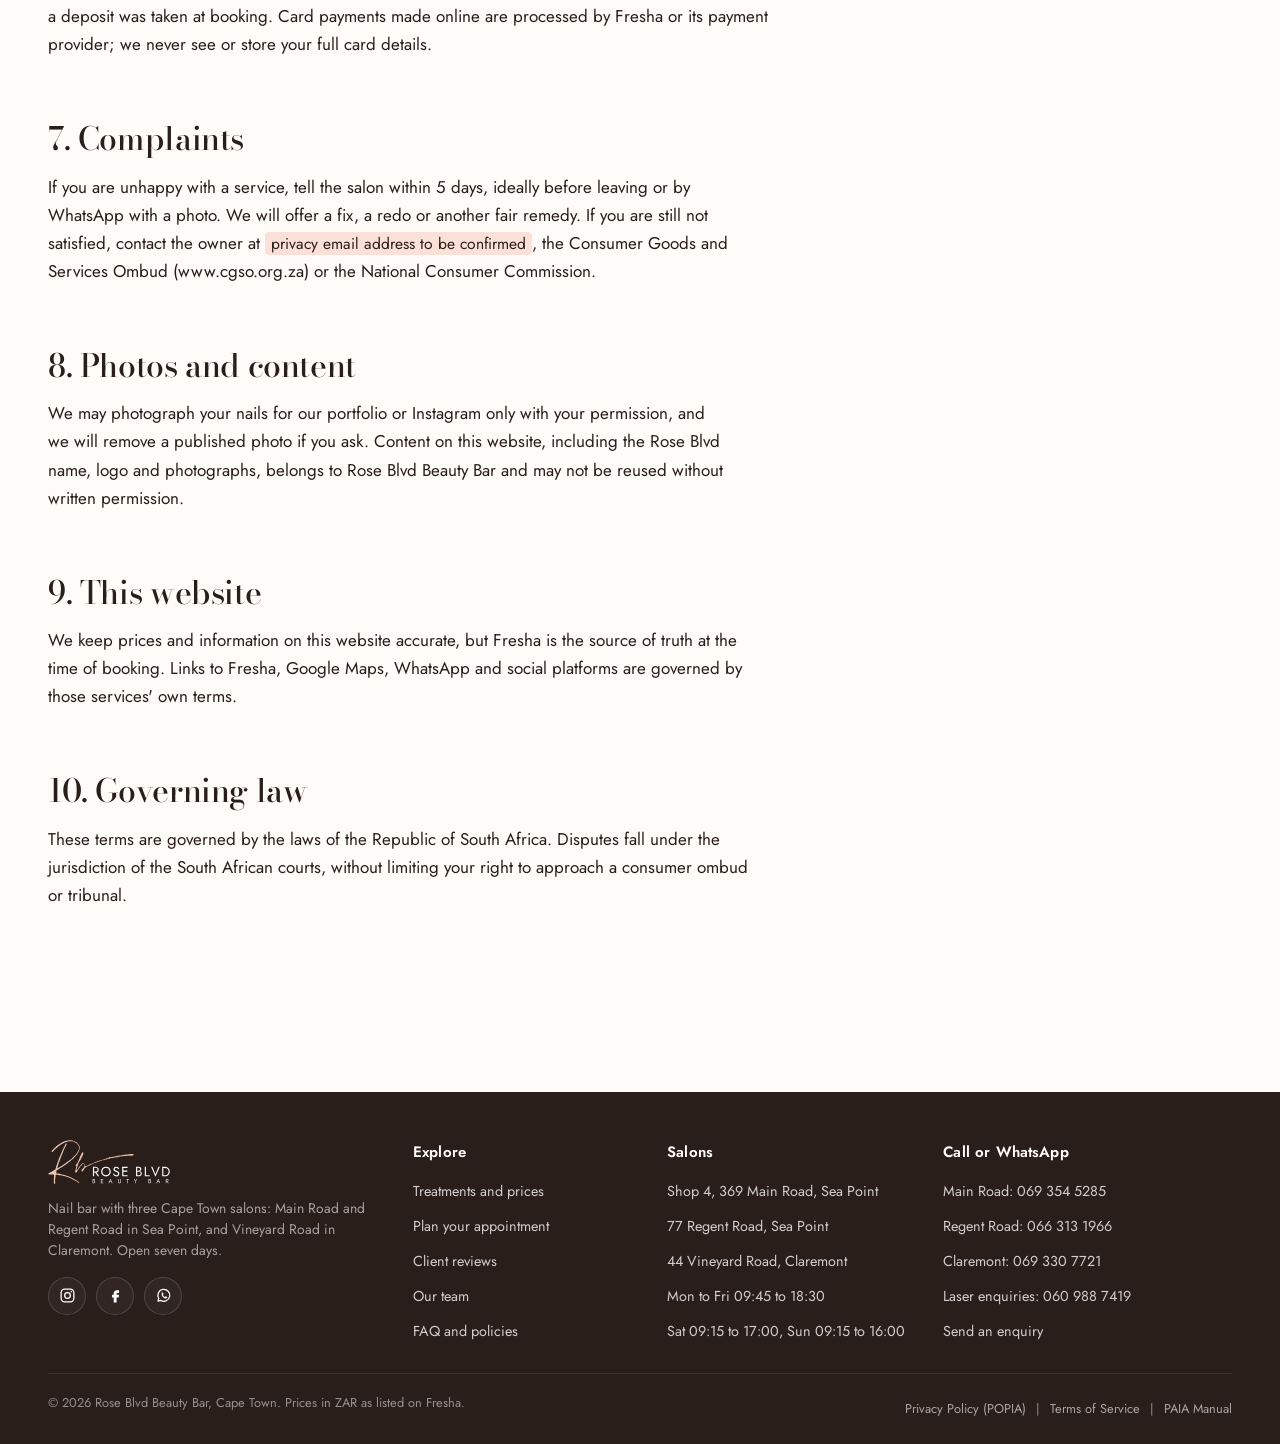
<file: terms-of-service.html>
<!doctype html>
<html lang="en-ZA">
<head>
<meta charset="utf-8">
<meta name="viewport" content="width=device-width, initial-scale=1, viewport-fit=cover">
<title>Terms of service | Rose Blvd Beauty Bar</title>
<meta name="description" content="Terms for booking and receiving treatments at Rose Blvd Beauty Bar, including the 5-day gel window, 21-day fill policy, removals, consultations and treatment disclaimers.">
<meta name="theme-color" content="#FFFBF9">
<meta property="og:type" content="website">
<meta property="og:title" content="Terms of service | Rose Blvd Beauty Bar">
<meta property="og:description" content="Terms for booking and receiving treatments at Rose Blvd Beauty Bar, including the 5-day gel window, 21-day fill policy, removals, consultations and treatment disclaimers.">
<meta property="og:image" content="assets/images/sea-point-pedicure-thrones.webp">
<meta property="og:locale" content="en_ZA">
<link rel="icon" type="image/png" href="assets/logos/favicon.png">
<link rel="icon" type="image/svg+xml" href="assets/logos/favicon.svg">
<link rel="apple-touch-icon" href="assets/logos/apple-touch-icon.png">
<link rel="manifest" href="site.webmanifest">
<link rel="preload" href="assets/fonts/bodoni-moda-latin.woff2" as="font" type="font/woff2" crossorigin>
<link rel="preload" href="assets/fonts/jost-latin.woff2" as="font" type="font/woff2" crossorigin>
<link rel="stylesheet" href="assets/css/site.css">
<script>document.documentElement.classList.add('js')</script>
<script type="application/ld+json">{"@context":"https://schema.org","@graph":[{"@type":"Organization","@id":"#organization","name":"Rose Blvd Beauty Bar","logo":"assets/logos/logo_header.png","sameAs":["https://www.instagram.com/roseblvdbeautybar/","https://www.facebook.com/p/Rose-Blvd-Beauty-Bar-100083415697375/","https://www.fresha.com/a/rose-blvd-beauty-bar-sea-point-cape-town-369-main-road-ybjlh2te","https://www.fresha.com/a/rose-blvd-beauty-bar-regent-road-cape-town-77-regent-road-aghb8du2","https://www.fresha.com/a/rose-blvd-beauty-bar-claremont-cape-town-44-vineyard-road-xi2avbh4"],"aggregateRating":{"@type":"AggregateRating","ratingValue":4.9,"bestRating":5,"ratingCount":8930}},{"@type":["NailSalon","HealthAndBeautyBusiness"],"@id":"#main","name":"Rose Blvd Beauty Bar Main Road","parentOrganization":{"@id":"#organization"},"telephone":"+27693545285","priceRange":"R20 to R1,350","currenciesAccepted":"ZAR","paymentAccepted":"Cash, Credit Card, Debit Card","image":"assets/images/sea-point-pedicure-thrones.webp","address":{"@type":"PostalAddress","streetAddress":"Shop 4, 369 Main Road","addressLocality":"Sea Point, Cape Town","addressRegion":"Western Cape","postalCode":"8060","addressCountry":"ZA"},"geo":{"@type":"GeoCoordinates","latitude":-33.917145,"longitude":18.38887},"hasMap":"https://maps.google.com/?q=Rose%20Blvd%20Beauty%20Bar%2C%20369%20Main%20Road%2C%20Sea%20Point%2C%20Cape%20Town","openingHoursSpecification":[{"@type":"OpeningHoursSpecification","dayOfWeek":["Monday","Tuesday","Wednesday","Thursday","Friday"],"opens":"09:45","closes":"18:30"},{"@type":"OpeningHoursSpecification","dayOfWeek":"Saturday","opens":"09:15","closes":"17:00"},{"@type":"OpeningHoursSpecification","dayOfWeek":"Sunday","opens":"09:15","closes":"16:00"}],"aggregateRating":{"@type":"AggregateRating","ratingValue":4.9,"bestRating":5,"ratingCount":5251},"sameAs":["https://www.fresha.com/a/rose-blvd-beauty-bar-sea-point-cape-town-369-main-road-ybjlh2te","https://www.instagram.com/roseblvdbeautybar/"]},{"@type":["NailSalon","HealthAndBeautyBusiness"],"@id":"#regent","name":"Rose Blvd Beauty Bar Regent Road","parentOrganization":{"@id":"#organization"},"telephone":"+27663131966","priceRange":"R20 to R1,350","currenciesAccepted":"ZAR","paymentAccepted":"Cash, Credit Card, Debit Card","image":"assets/images/regent-road-evening.webp","address":{"@type":"PostalAddress","streetAddress":"77 Regent Road","addressLocality":"Sea Point, Cape Town","addressRegion":"Western Cape","postalCode":"8005","addressCountry":"ZA"},"geo":{"@type":"GeoCoordinates","latitude":-33.921539,"longitude":18.382769},"hasMap":"https://maps.google.com/?q=Rose%20Blvd%20Beauty%20Bar%2C%2077%20Regent%20Road%2C%20Sea%20Point%2C%20Cape%20Town","openingHoursSpecification":[{"@type":"OpeningHoursSpecification","dayOfWeek":["Monday","Tuesday","Wednesday","Thursday","Friday"],"opens":"09:45","closes":"18:30"},{"@type":"OpeningHoursSpecification","dayOfWeek":"Saturday","opens":"09:15","closes":"17:00"},{"@type":"OpeningHoursSpecification","dayOfWeek":"Sunday","opens":"09:15","closes":"16:00"}],"aggregateRating":{"@type":"AggregateRating","ratingValue":4.9,"bestRating":5,"ratingCount":1131},"sameAs":["https://www.fresha.com/a/rose-blvd-beauty-bar-regent-road-cape-town-77-regent-road-aghb8du2","https://www.instagram.com/roseblvdbeautybar/"]},{"@type":["NailSalon","HealthAndBeautyBusiness"],"@id":"#claremont","name":"Rose Blvd Beauty Bar Claremont","parentOrganization":{"@id":"#organization"},"telephone":"+27693307721","priceRange":"R20 to R1,350","currenciesAccepted":"ZAR","paymentAccepted":"Cash, Credit Card, Debit Card","image":"assets/images/claremont-pedicure-row.webp","address":{"@type":"PostalAddress","streetAddress":"44 Vineyard Road","addressLocality":"Claremont, Cape Town","addressRegion":"Western Cape","postalCode":"7708","addressCountry":"ZA"},"geo":{"@type":"GeoCoordinates","latitude":-33.9795,"longitude":18.462835},"hasMap":"https://maps.google.com/?q=Rose%20Blvd%20Beauty%20Bar%2C%2044%20Vineyard%20Road%2C%20Claremont%2C%20Cape%20Town","openingHoursSpecification":[{"@type":"OpeningHoursSpecification","dayOfWeek":["Monday","Tuesday","Wednesday","Thursday","Friday"],"opens":"09:45","closes":"18:30"},{"@type":"OpeningHoursSpecification","dayOfWeek":"Saturday","opens":"09:15","closes":"17:00"},{"@type":"OpeningHoursSpecification","dayOfWeek":"Sunday","opens":"09:15","closes":"16:00"}],"aggregateRating":{"@type":"AggregateRating","ratingValue":4.9,"bestRating":5,"ratingCount":2548},"sameAs":["https://www.fresha.com/a/rose-blvd-beauty-bar-claremont-cape-town-44-vineyard-road-xi2avbh4","https://www.instagram.com/roseblvdbeautybar/"]}]}</script>
</head>
<body data-page="terms-of-service">
<a class="skip" href="#main">Skip to content</a>
<header class="site-header">
  <div class="wrap-wide nav">
    <a class="brand" href="index.html" aria-label="Rose Blvd Beauty Bar home"><img src="assets/logos/logo-header.svg" alt="Rose Blvd Beauty Bar" width="156" height="56"></a>
    <nav aria-label="Main"><ul class="nav-links"><li><a href="treatments.html">Treatments</a></li><li><a href="reviews.html">Reviews</a></li><li><a href="team.html">Our team</a></li><li><a href="faq.html">FAQ</a></li><li><a href="contact.html">Visit us</a></li></ul></nav>
    <div class="nav-cta">
      <button class="icon-btn wa-desktop" type="button" data-book aria-label="Call or WhatsApp a salon"><svg viewBox="0 0 24 24" fill="none" stroke="currentColor" stroke-width="1.8" stroke-linejoin="round" aria-hidden="true"><path d="M4.2 20l1.1-3.9A8.4 8.4 0 1 1 8.3 19z"/><path d="M9.2 8.4c.3-.6.6-.6.9-.6h.6c.2 0 .4.1.5.4l.7 1.6c.1.2 0 .5-.1.7l-.5.6c-.1.1-.2.3 0 .5.6 1 1.4 1.8 2.5 2.4.2.1.4.1.5 0l.6-.7c.2-.2.4-.2.6-.1l1.6.8c.2.1.4.3.3.6-.1.9-.9 1.6-1.8 1.6-2.9-.1-6.2-3.3-6.3-6.1 0-.6.2-1.2.5-1.7z" fill="currentColor" stroke="none"/></svg></button>
      <a class="btn" href="contact.html#salons" data-book>Book now</a>
      <button class="icon-btn menu-toggle" type="button" aria-label="Open menu" aria-controls="drawer" aria-expanded="false" data-drawer-open><svg viewBox="0 0 24 24" fill="none" stroke="currentColor" stroke-width="1.8" stroke-linecap="round" aria-hidden="true"><path d="M4 7h16M4 12h16M4 17h10"/></svg></button>
    </div>
  </div>
</header>
<div class="drawer" id="drawer" aria-hidden="true">
  <div class="drawer-scrim" data-drawer-close></div>
  <div class="drawer-panel" role="dialog" aria-modal="true" aria-label="Menu">
    <div class="drawer-head"><img src="assets/logos/logo-header.svg" alt="Rose Blvd Beauty Bar" width="122" height="44"><button class="icon-btn" type="button" aria-label="Close menu" data-drawer-close><svg viewBox="0 0 24 24" fill="none" stroke="currentColor" stroke-width="1.8" stroke-linecap="round" aria-hidden="true"><path d="M6 6l12 12M18 6L6 18"/></svg></button></div>
    <nav aria-label="Mobile"><ul><li><a href="index.html">Home</a></li><li><a href="treatments.html">Treatments</a></li><li><a href="reviews.html">Reviews</a></li><li><a href="team.html">Our team</a></li><li><a href="faq.html">FAQ</a></li><li><a href="contact.html">Visit us</a></li></ul></nav>
    <a class="btn" href="contact.html#salons" data-book>Book now</a>
    <div class="drawer-contact">
      <a href="tel:+27693545285"><span>Main Road</span><span>069 354 5285</span></a><a href="tel:+27663131966"><span>Regent Road</span><span>066 313 1966</span></a><a href="tel:+27693307721"><span>Claremont</span><span>069 330 7721</span></a>
    </div>
  </div>
</div>
<main id="main">
  <section class="page-hero" aria-labelledby="lg-h" style="padding-bottom:16px">
    <div class="wrap">
      <p class="crumbs"><a href="index.html">Home</a> / Terms of service</p>
      <h1 id="lg-h">Terms of service</h1>
      <p class="muted">Last updated 17 November 2026</p>
    </div>
  </section>
  <section class="section-tight" style="padding-top:8px">
    <div class="wrap"><article class="legal"><div class="flag" role="note"><strong>Draft for legal review</strong>Prepared for Rose Blvd Beauty Bar from public information. Items marked like <span class="tbc">this</span> must be completed by the business, and the final text should be checked by a South African attorney before publication.</div>
<p>These terms apply when you book or receive a treatment at any Rose Blvd Beauty Bar salon or use this website. They are read with the Consumer Protection Act 68 of 2008 (CPA) and the Electronic Communications and Transactions Act 25 of 2002 (ECTA). Nothing in them limits rights the CPA gives you.</p>
<h2>1. About us</h2>
<p><span class="tbc">registered company name to be confirmed</span> (<span class="tbc">registration number to be confirmed</span>), trading as Rose Blvd Beauty Bar. Main address: Shop 4, 369 Main Road, Sea Point, Cape Town, 8060. VAT number: <span class="tbc">to be confirmed, if registered</span>.</p>
<ul><li>Rose Blvd Main Road: Shop 4, 369 Main Road, Sea Point, Cape Town, 8060. Phone 069 354 5285.</li><li>Rose Blvd Regent Road: 77 Regent Road, Sea Point, Cape Town, 8005. Phone 066 313 1966.</li><li>Rose Blvd Claremont: 44 Vineyard Road, Claremont, Cape Town, 7708. Phone 069 330 7721.</li></ul>
<h2>2. Bookings</h2>
<ul>
<li>Bookings are made on Fresha, by WhatsApp, by phone or in salon. A booking is confirmed when Fresha or the salon confirms it.</li>
<li>Prices are shown in South African rand and are the prices listed on Fresha at the time of booking <span class="tbc">confirm whether prices include VAT</span>.</li>
<li>Durations are estimates. Removals are never rushed, so the time shown may run longer.</li>
<li>Nail art priced "2 to 10 nails" is adjusted to the actual number of nails at checkout.</li>
<li>If a booking is made for a child under 14, the parent or guardian accepts these terms on the child's behalf and remains responsible for the child during the visit.</li>
</ul>
<h2>3. Cancelling or rescheduling</h2>
<p>You may cancel an advance booking. Under section 17 of the CPA the salon may charge a reasonable cancellation fee, and the cancellation and no-show terms shown at checkout on Fresha apply to your booking: <span class="tbc">insert notice period and fee used on Fresha</span>. The salon may reschedule if a technician is unavailable and will offer another time or a refund of any deposit.</p>
<h2>4. Service guarantees and salon policies</h2>
<h3>5-day gel window</h3>
<p>We use quality gel brands. If a gel service chips or lifts within 5 days of your appointment, we will fix it free of charge. After 5 days, repairs are charged as a nail fix. This does not limit your right under CPA section 54 to have a service that was not performed with reasonable care and skill remedied or refunded.</p>
<h3>Fills</h3>
<p>Fills are accepted within 21 days of your last set. After 21 days the appointment is charged and treated as a new full set, because lifted product can trap moisture and the nail's stress point has moved. We do not fill work done by other salons; a soak-off and new set are required.</p>
<h3>Removals</h3>
<p>Removals are priced lower when booked with a new treatment. Hard gel applied overseas takes about twice the time and product and is priced accordingly.</p>
<h3>Nail fixes</h3>
<p>A nail fix booking covers one nail. If more than one nail needs repair, call the salon first. If a single-nail booking turns out to need more work than the time allows, the salon will arrange another slot.</p>
<h3>Consultations</h3>
<p>The 15-minute consultation costs R50. It is non-refundable because it covers the technician's time. We try to keep the same technician for your consultation and treatment but cannot guarantee it on busy days.</p>
<h3>Classic polish</h3>
<p>Classic (non-gel) polish carries no chip guarantee. How long it lasts depends largely on aftercare.</p>
<h3>Student Club</h3>
<p>RB Student Club prices apply to the services listed in that category <span class="tbc">confirm proof of student status required</span>.</p>
<h2>5. Your health and informed consent</h2>
<ul>
<li>Tell your technician or therapist before treatment about allergies, skin conditions, diabetes or circulation problems, infections, recent sun exposure, medication (including retinoids and blood thinners) and pregnancy.</li>
<li>Laser hair removal, microneedling, dermaplaning, waxing and facials may require a consultation and a signed consent form. We may decline or postpone a treatment if it is not safe for you.</li>
<li>For laser, shave the area the night before, not on the day. Results vary between people and need a course of sessions.</li>
<li>Microneedling results build over 3 to 6 months and several sessions. Mild redness and sensitivity afterwards are normal; follow the aftercare you are given.</li>
<li>Our treatments are cosmetic. They are not medical treatment and do not replace advice from a doctor or podiatrist. Footlogix pedicures care for dry or cracked skin but do not treat medical foot conditions.</li>
</ul>
<h2>6. Payment</h2>
<p>We accept cash, credit cards and debit cards. Payment is due at the end of your appointment unless a deposit was taken at booking. Card payments made online are processed by Fresha or its payment provider; we never see or store your full card details.</p>
<h2>7. Complaints</h2>
<p>If you are unhappy with a service, tell the salon within 5 days, ideally before leaving or by WhatsApp with a photo. We will offer a fix, a redo or another fair remedy. If you are still not satisfied, contact the owner at <span class="tbc">privacy email address to be confirmed</span>, the Consumer Goods and Services Ombud (www.cgso.org.za) or the National Consumer Commission.</p>
<h2>8. Photos and content</h2>
<p>We may photograph your nails for our portfolio or Instagram only with your permission, and we will remove a published photo if you ask. Content on this website, including the Rose Blvd name, logo and photographs, belongs to Rose Blvd Beauty Bar and may not be reused without written permission.</p>
<h2>9. This website</h2>
<p>We keep prices and information on this website accurate, but Fresha is the source of truth at the time of booking. Links to Fresha, Google Maps, WhatsApp and social platforms are governed by those services' own terms.</p>
<h2>10. Governing law</h2>
<p>These terms are governed by the laws of the Republic of South Africa. Disputes fall under the jurisdiction of the South African courts, without limiting your right to approach a consumer ombud or tribunal.</p></article></div>
  </section>
</main>
<dialog class="book-dialog" id="book-dialog" aria-labelledby="book-title">
  <div class="book-inner">
    <button class="icon-btn book-close" type="button" aria-label="Close" data-book-close><svg viewBox="0 0 24 24" fill="none" stroke="currentColor" stroke-width="1.8" stroke-linecap="round" aria-hidden="true"><path d="M6 6l12 12M18 6L6 18"/></svg></button>
    <h2 id="book-title">Choose your salon</h2>
    <p class="muted">Same nail menu and prices at all three. Fresha confirms your slot instantly; WhatsApp reaches the front desk.</p>
    <ul class="book-list">
      <li class="book-item">
        <strong>Main Road<span class="tag">The original salon</span></strong>
        <span class="addr">Shop 4, 369 Main Road, Sea Point <span class="open-status" data-open-status></span></span>
        <span class="acts">
          <a class="btn" href="https://www.fresha.com/a/rose-blvd-beauty-bar-sea-point-cape-town-369-main-road-ybjlh2te" target="_blank" rel="noopener" data-track="fresha-main">Book on Fresha</a>
          <a class="icon-btn" href="https://wa.me/27693545285" target="_blank" rel="noopener" aria-label="WhatsApp Main Road"><svg viewBox="0 0 24 24" fill="none" stroke="currentColor" stroke-width="1.8" stroke-linejoin="round" aria-hidden="true"><path d="M4.2 20l1.1-3.9A8.4 8.4 0 1 1 8.3 19z"/><path d="M9.2 8.4c.3-.6.6-.6.9-.6h.6c.2 0 .4.1.5.4l.7 1.6c.1.2 0 .5-.1.7l-.5.6c-.1.1-.2.3 0 .5.6 1 1.4 1.8 2.5 2.4.2.1.4.1.5 0l.6-.7c.2-.2.4-.2.6-.1l1.6.8c.2.1.4.3.3.6-.1.9-.9 1.6-1.8 1.6-2.9-.1-6.2-3.3-6.3-6.1 0-.6.2-1.2.5-1.7z" fill="currentColor" stroke="none"/></svg></a>
          <a class="icon-btn" href="tel:+27693545285" aria-label="Call Main Road on 069 354 5285"><svg viewBox="0 0 24 24" fill="none" stroke="currentColor" stroke-width="1.8" stroke-linecap="round" stroke-linejoin="round" aria-hidden="true"><path d="M22 16.9v3a2 2 0 0 1-2.2 2 19.8 19.8 0 0 1-8.6-3.1 19.5 19.5 0 0 1-6-6A19.8 19.8 0 0 1 2.1 4.2 2 2 0 0 1 4.1 2h3a2 2 0 0 1 2 1.7c.1 1 .4 1.9.7 2.8a2 2 0 0 1-.5 2.1L8.1 9.9a16 16 0 0 0 6 6l1.3-1.3a2 2 0 0 1 2.1-.4c.9.3 1.8.6 2.8.7a2 2 0 0 1 1.7 2z"/></svg></a>
        </span>
      </li><li class="book-item">
        <strong>Regent Road<span class="tag">Nails, skin and laser</span></strong>
        <span class="addr">77 Regent Road, Sea Point <span class="open-status" data-open-status></span></span>
        <span class="acts">
          <a class="btn" href="https://www.fresha.com/a/rose-blvd-beauty-bar-regent-road-cape-town-77-regent-road-aghb8du2" target="_blank" rel="noopener" data-track="fresha-regent">Book on Fresha</a>
          <a class="icon-btn" href="https://wa.me/27663131966" target="_blank" rel="noopener" aria-label="WhatsApp Regent Road"><svg viewBox="0 0 24 24" fill="none" stroke="currentColor" stroke-width="1.8" stroke-linejoin="round" aria-hidden="true"><path d="M4.2 20l1.1-3.9A8.4 8.4 0 1 1 8.3 19z"/><path d="M9.2 8.4c.3-.6.6-.6.9-.6h.6c.2 0 .4.1.5.4l.7 1.6c.1.2 0 .5-.1.7l-.5.6c-.1.1-.2.3 0 .5.6 1 1.4 1.8 2.5 2.4.2.1.4.1.5 0l.6-.7c.2-.2.4-.2.6-.1l1.6.8c.2.1.4.3.3.6-.1.9-.9 1.6-1.8 1.6-2.9-.1-6.2-3.3-6.3-6.1 0-.6.2-1.2.5-1.7z" fill="currentColor" stroke="none"/></svg></a>
          <a class="icon-btn" href="tel:+27663131966" aria-label="Call Regent Road on 066 313 1966"><svg viewBox="0 0 24 24" fill="none" stroke="currentColor" stroke-width="1.8" stroke-linecap="round" stroke-linejoin="round" aria-hidden="true"><path d="M22 16.9v3a2 2 0 0 1-2.2 2 19.8 19.8 0 0 1-8.6-3.1 19.5 19.5 0 0 1-6-6A19.8 19.8 0 0 1 2.1 4.2 2 2 0 0 1 4.1 2h3a2 2 0 0 1 2 1.7c.1 1 .4 1.9.7 2.8a2 2 0 0 1-.5 2.1L8.1 9.9a16 16 0 0 0 6 6l1.3-1.3a2 2 0 0 1 2.1-.4c.9.3 1.8.6 2.8.7a2 2 0 0 1 1.7 2z"/></svg></a>
        </span>
      </li><li class="book-item">
        <strong>Claremont<span class="tag">Outside Cavendish Square</span></strong>
        <span class="addr">44 Vineyard Road, Claremont <span class="open-status" data-open-status></span></span>
        <span class="acts">
          <a class="btn" href="https://www.fresha.com/a/rose-blvd-beauty-bar-claremont-cape-town-44-vineyard-road-xi2avbh4" target="_blank" rel="noopener" data-track="fresha-claremont">Book on Fresha</a>
          <a class="icon-btn" href="https://wa.me/27693307721" target="_blank" rel="noopener" aria-label="WhatsApp Claremont"><svg viewBox="0 0 24 24" fill="none" stroke="currentColor" stroke-width="1.8" stroke-linejoin="round" aria-hidden="true"><path d="M4.2 20l1.1-3.9A8.4 8.4 0 1 1 8.3 19z"/><path d="M9.2 8.4c.3-.6.6-.6.9-.6h.6c.2 0 .4.1.5.4l.7 1.6c.1.2 0 .5-.1.7l-.5.6c-.1.1-.2.3 0 .5.6 1 1.4 1.8 2.5 2.4.2.1.4.1.5 0l.6-.7c.2-.2.4-.2.6-.1l1.6.8c.2.1.4.3.3.6-.1.9-.9 1.6-1.8 1.6-2.9-.1-6.2-3.3-6.3-6.1 0-.6.2-1.2.5-1.7z" fill="currentColor" stroke="none"/></svg></a>
          <a class="icon-btn" href="tel:+27693307721" aria-label="Call Claremont on 069 330 7721"><svg viewBox="0 0 24 24" fill="none" stroke="currentColor" stroke-width="1.8" stroke-linecap="round" stroke-linejoin="round" aria-hidden="true"><path d="M22 16.9v3a2 2 0 0 1-2.2 2 19.8 19.8 0 0 1-8.6-3.1 19.5 19.5 0 0 1-6-6A19.8 19.8 0 0 1 2.1 4.2 2 2 0 0 1 4.1 2h3a2 2 0 0 1 2 1.7c.1 1 .4 1.9.7 2.8a2 2 0 0 1-.5 2.1L8.1 9.9a16 16 0 0 0 6 6l1.3-1.3a2 2 0 0 1 2.1-.4c.9.3 1.8.6 2.8.7a2 2 0 0 1 1.7 2z"/></svg></a>
        </span>
      </li>
    </ul>
  </div>
</dialog>
<footer class="site-footer">
  <div class="wrap-wide">
    <div class="footer-grid">
      <div>
        <img class="flogo" src="assets/logos/logo-footer.svg" alt="Rose Blvd Beauty Bar" width="123" height="44" loading="lazy">
        <p class="footer-bio">Nail bar with three Cape Town salons: Main Road and Regent Road in Sea Point, and Vineyard Road in Claremont. Open seven days.</p>
        <div class="socials">
          <a href="https://www.instagram.com/roseblvdbeautybar/" target="_blank" rel="noopener" aria-label="Rose Blvd on Instagram"><svg viewBox="0 0 24 24" fill="none" stroke="currentColor" stroke-width="1.8" aria-hidden="true"><rect x="3" y="3" width="18" height="18" rx="5"/><circle cx="12" cy="12" r="4"/><circle cx="17.5" cy="6.5" r="1.1" fill="currentColor" stroke="none"/></svg></a>
          <a href="https://www.facebook.com/p/Rose-Blvd-Beauty-Bar-100083415697375/" target="_blank" rel="noopener" aria-label="Rose Blvd on Facebook"><svg viewBox="0 0 24 24" fill="currentColor" aria-hidden="true"><path d="M14 8.5h3V4.6h-3.1C10.8 4.6 9.5 6.4 9.5 9.1V11H7v3.8h2.5V22h4v-7.2h3l.5-3.8H13.5V9.6c0-.7.4-1.1.5-1.1z"/></svg></a>
          <a href="https://wa.me/27693545285" target="_blank" rel="noopener" aria-label="WhatsApp Rose Blvd Main Road"><svg viewBox="0 0 24 24" fill="none" stroke="currentColor" stroke-width="1.8" stroke-linejoin="round" aria-hidden="true"><path d="M4.2 20l1.1-3.9A8.4 8.4 0 1 1 8.3 19z"/><path d="M9.2 8.4c.3-.6.6-.6.9-.6h.6c.2 0 .4.1.5.4l.7 1.6c.1.2 0 .5-.1.7l-.5.6c-.1.1-.2.3 0 .5.6 1 1.4 1.8 2.5 2.4.2.1.4.1.5 0l.6-.7c.2-.2.4-.2.6-.1l1.6.8c.2.1.4.3.3.6-.1.9-.9 1.6-1.8 1.6-2.9-.1-6.2-3.3-6.3-6.1 0-.6.2-1.2.5-1.7z" fill="currentColor" stroke="none"/></svg></a>
        </div>
      </div>
      <div>
        <p class="footer-title">Explore</p>
        <ul class="footer-list">
          <li><a href="treatments.html">Treatments and prices</a></li>
          <li><a href="treatments.html#planner">Plan your appointment</a></li>
          <li><a href="reviews.html">Client reviews</a></li>
          <li><a href="team.html">Our team</a></li>
          <li><a href="faq.html">FAQ and policies</a></li>
        </ul>
      </div>
      <div>
        <p class="footer-title">Salons</p>
        <ul class="footer-list">
          <li><a href="contact.html#salon-main">Shop 4, 369 Main Road, Sea Point</a></li><li><a href="contact.html#salon-regent">77 Regent Road, Sea Point</a></li><li><a href="contact.html#salon-claremont">44 Vineyard Road, Claremont</a></li>
          <li><a href="contact.html#hours">Mon to Fri 09:45 to 18:30</a></li>
          <li><a href="contact.html#hours">Sat 09:15 to 17:00, Sun 09:15 to 16:00</a></li>
        </ul>
      </div>
      <div>
        <p class="footer-title">Call or WhatsApp</p>
        <ul class="footer-list">
          <li><a href="tel:+27693545285">Main Road: 069 354 5285</a></li><li><a href="tel:+27663131966">Regent Road: 066 313 1966</a></li><li><a href="tel:+27693307721">Claremont: 069 330 7721</a></li>
          <li><a href="tel:+27609887419">Laser enquiries: 060 988 7419</a></li>
          <li><a href="contact.html#enquire">Send an enquiry</a></li>
        </ul>
      </div>
    </div>
    <div class="footer-sub">
      <span>&copy; <span data-year>2026</span> Rose Blvd Beauty Bar, Cape Town. Prices in ZAR as listed on Fresha.</span>
      <div class="footer-legal-links">
        <a href="privacy-policy.html" class="footer-legal-link">Privacy Policy (POPIA)</a>
        <span aria-hidden="true">|</span>
        <a href="terms-of-service.html" class="footer-legal-link">Terms of Service</a>
        <span aria-hidden="true">|</span>
        <a href="paia-manual.html" class="footer-legal-link">PAIA Manual</a>
      </div>
    </div>
  </div>
</footer>
<div class="mbar" data-mbar>
  <a class="btn" href="contact.html#salons" data-book>Book now</a>
  <a class="btn btn-ghost" href="treatments.html#planner">Price my visit</a>
</div>
<script src="assets/js/site.js" defer></script>
</body>
</html>
</file>
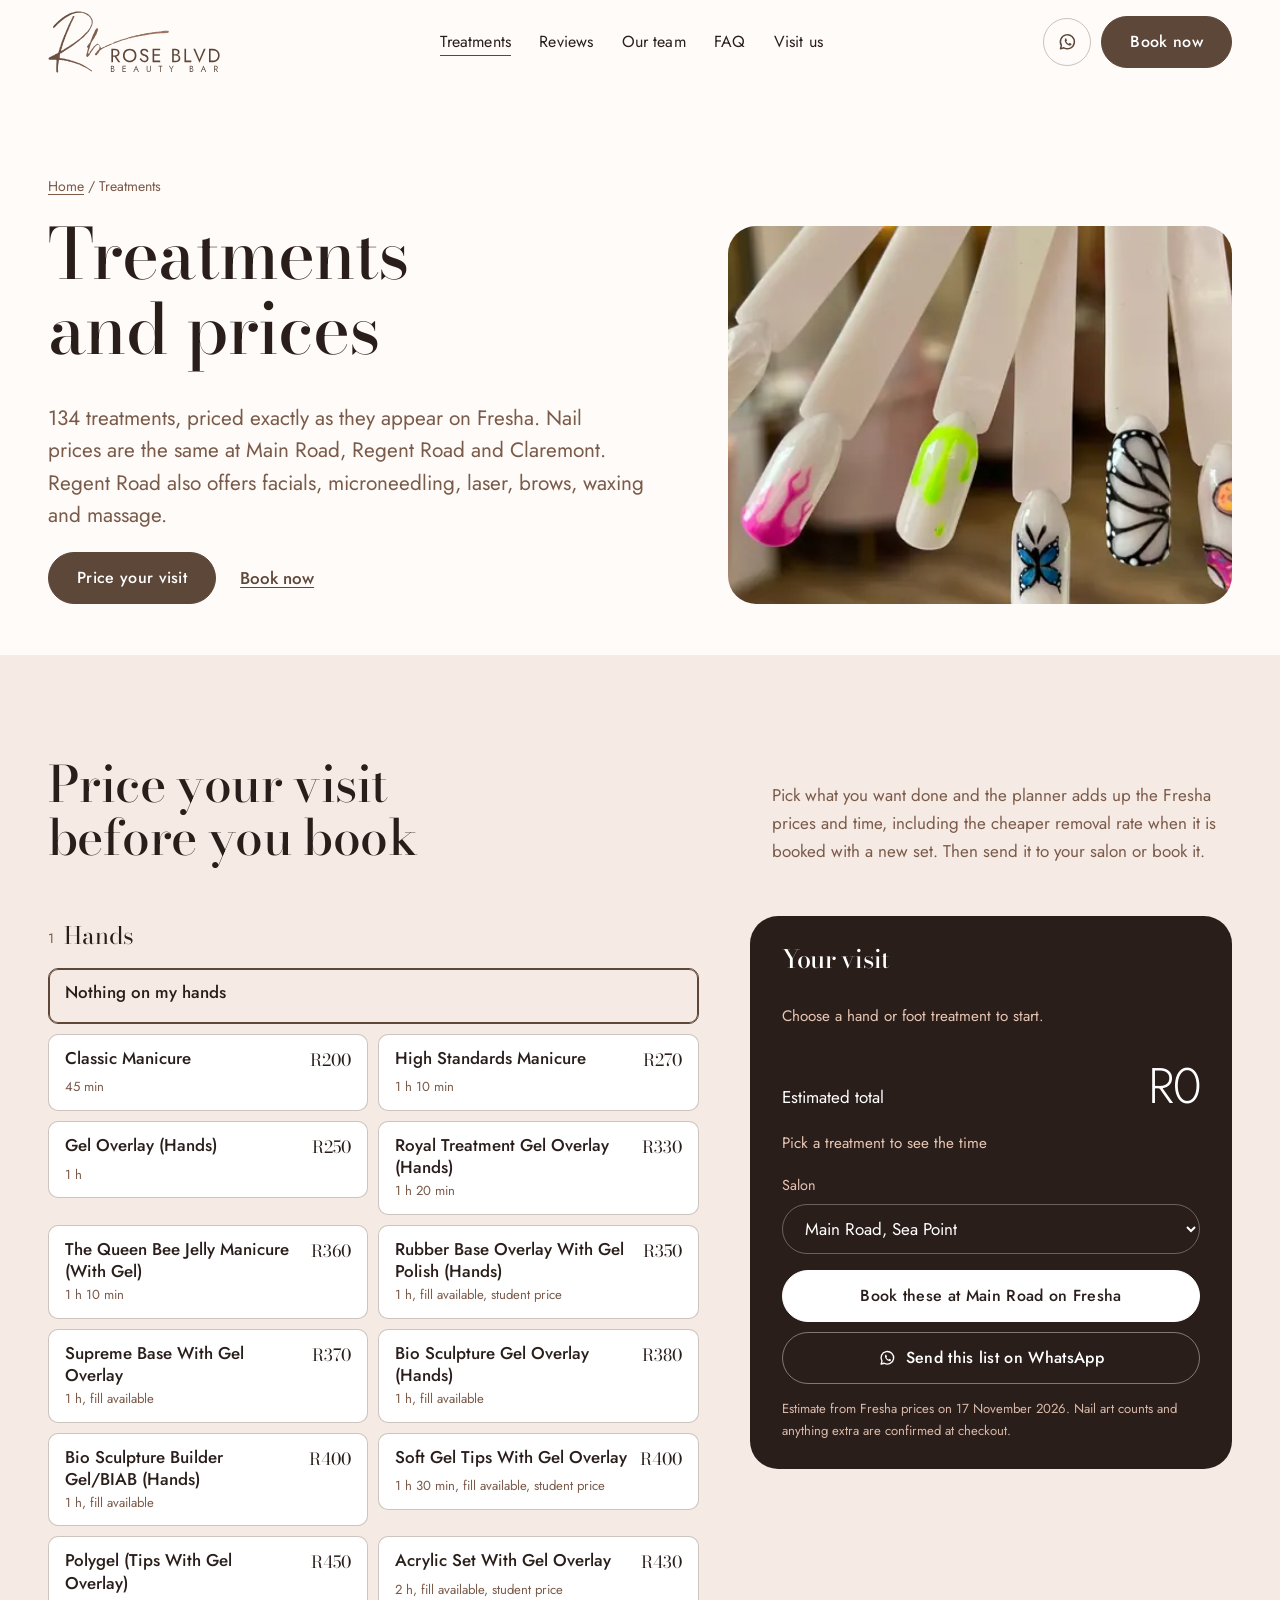
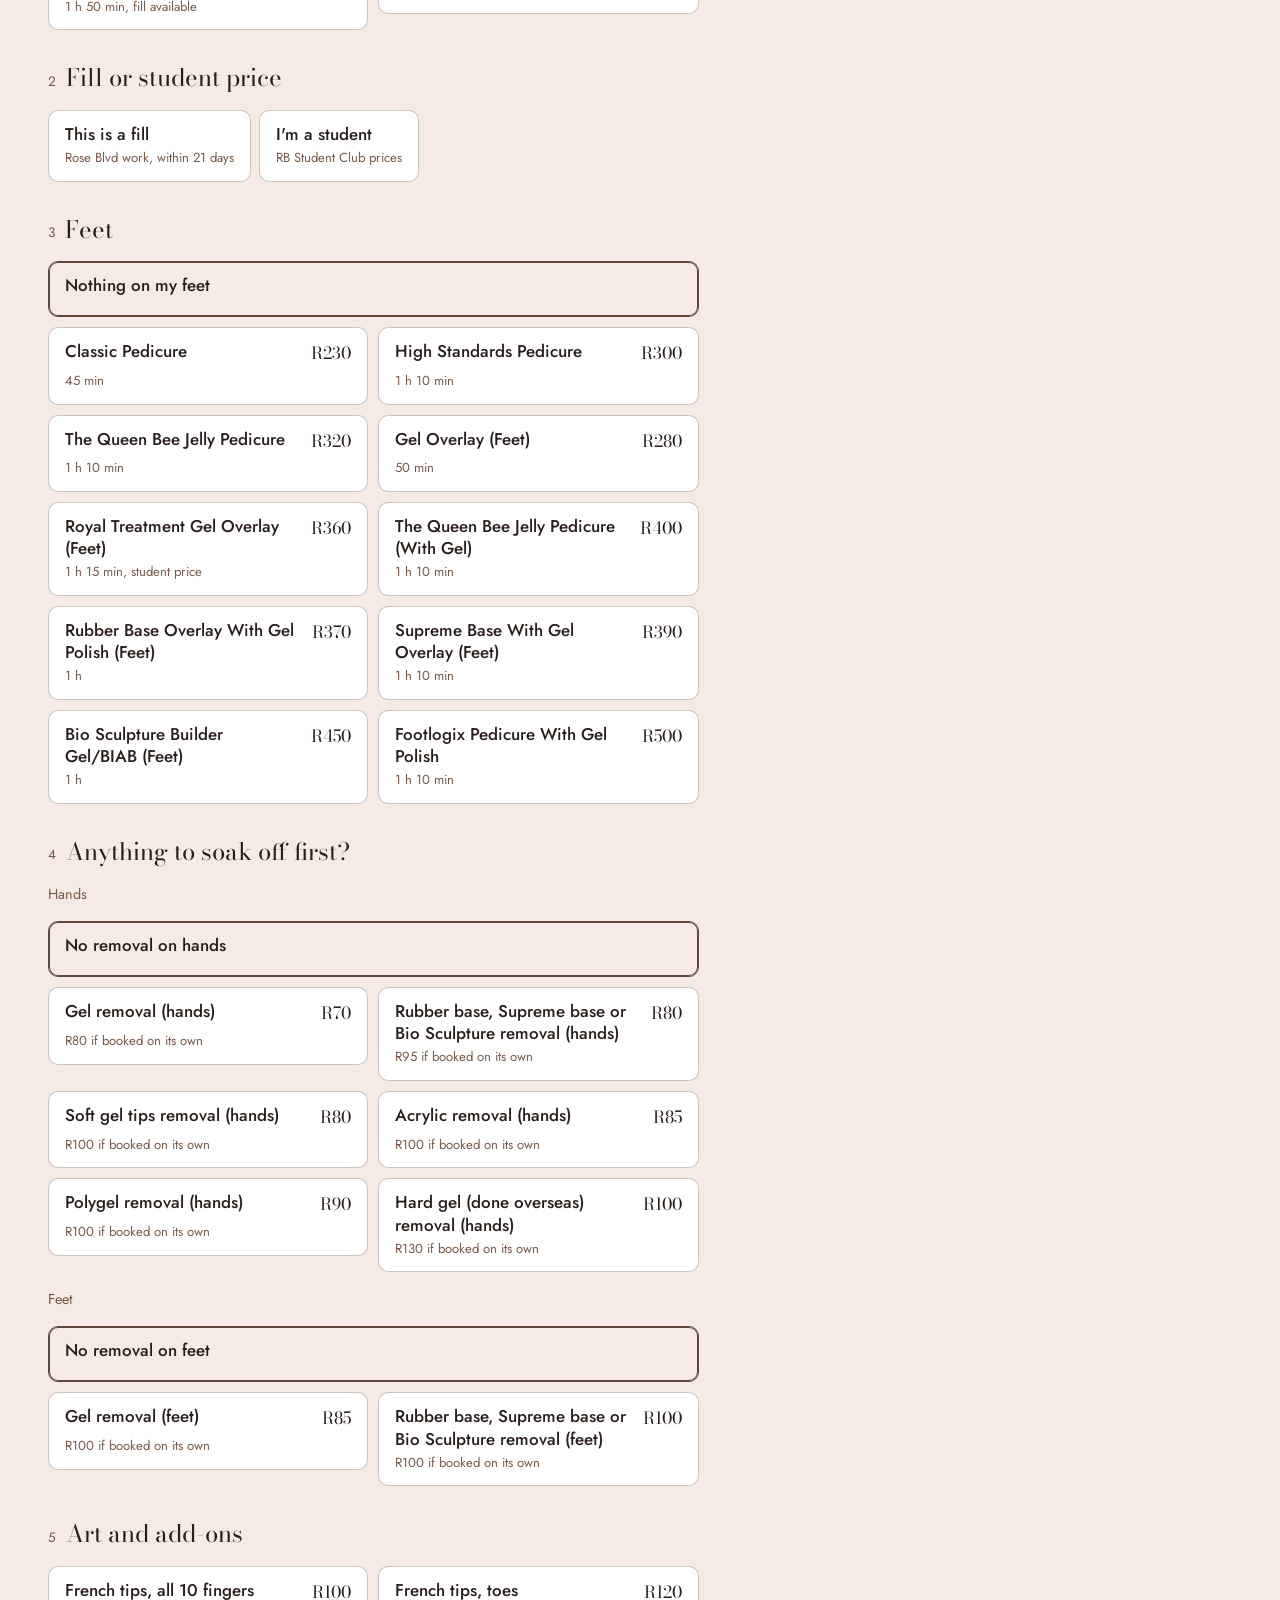
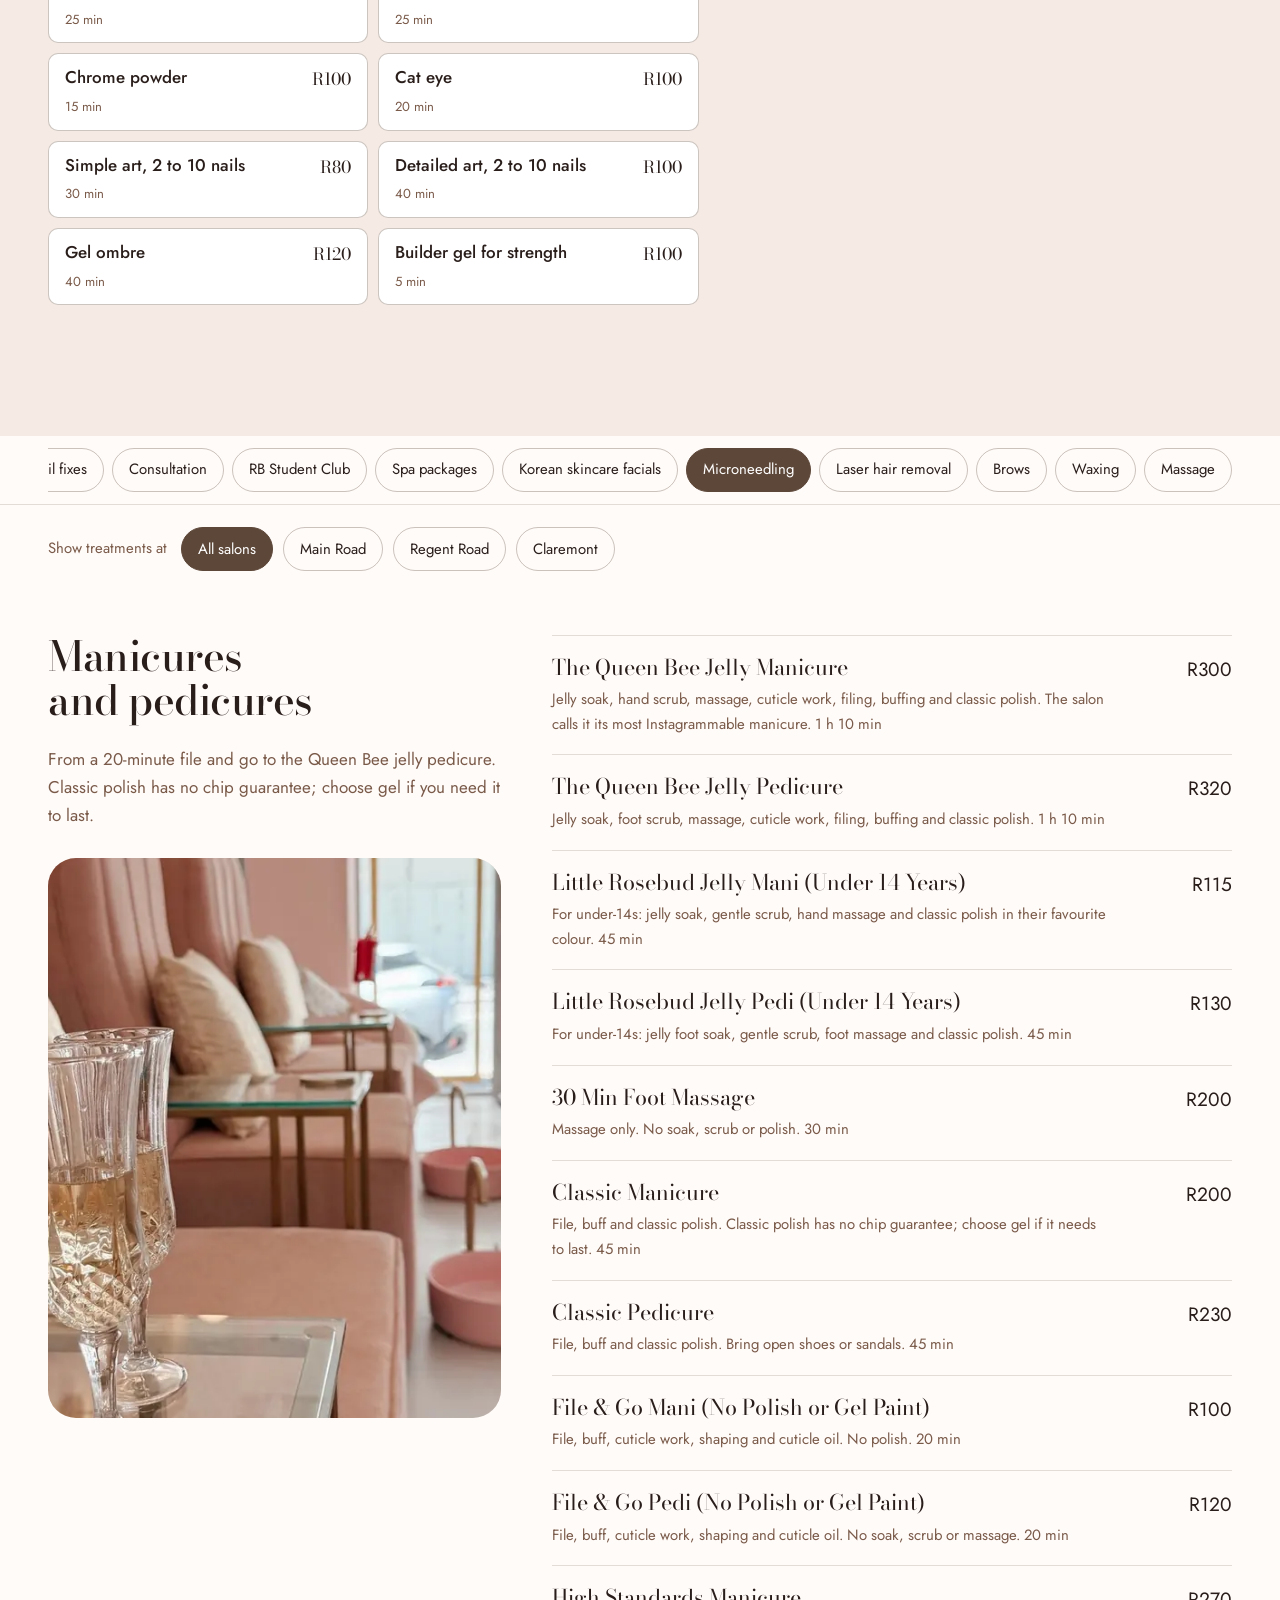
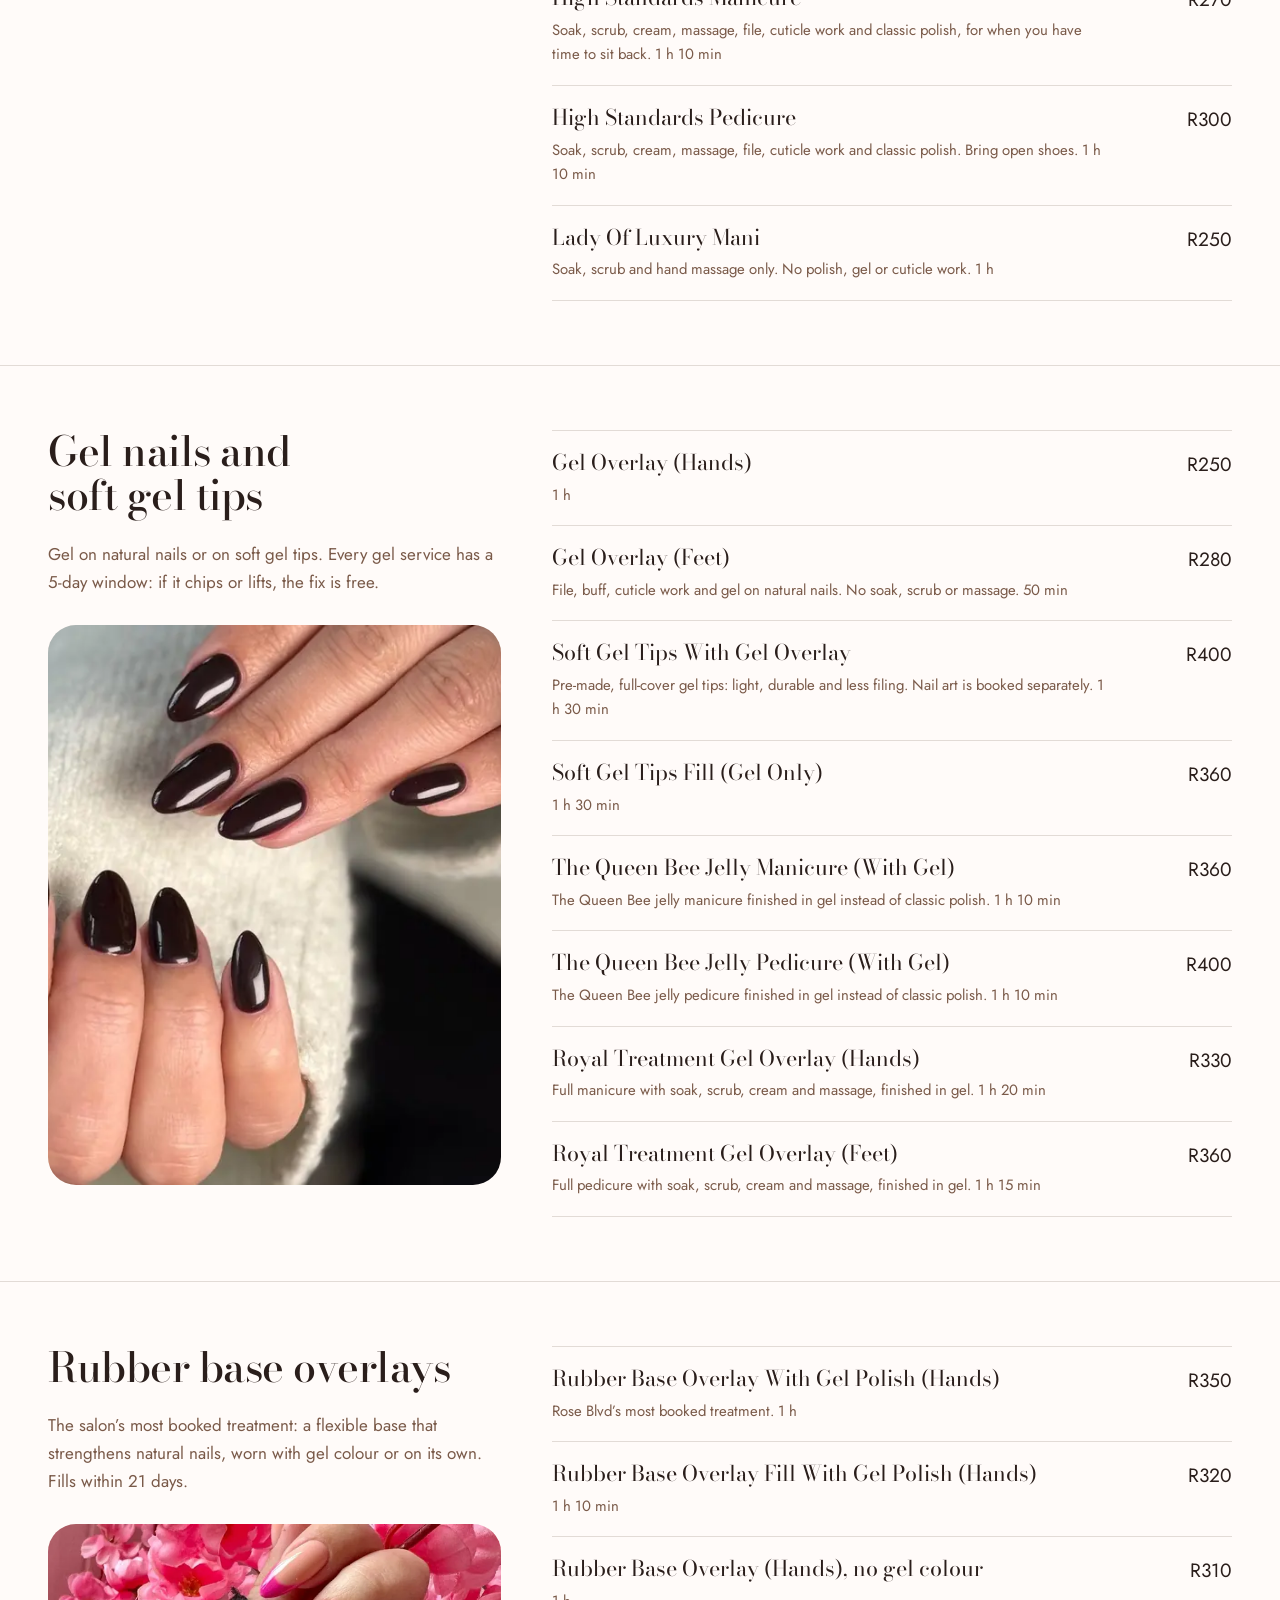
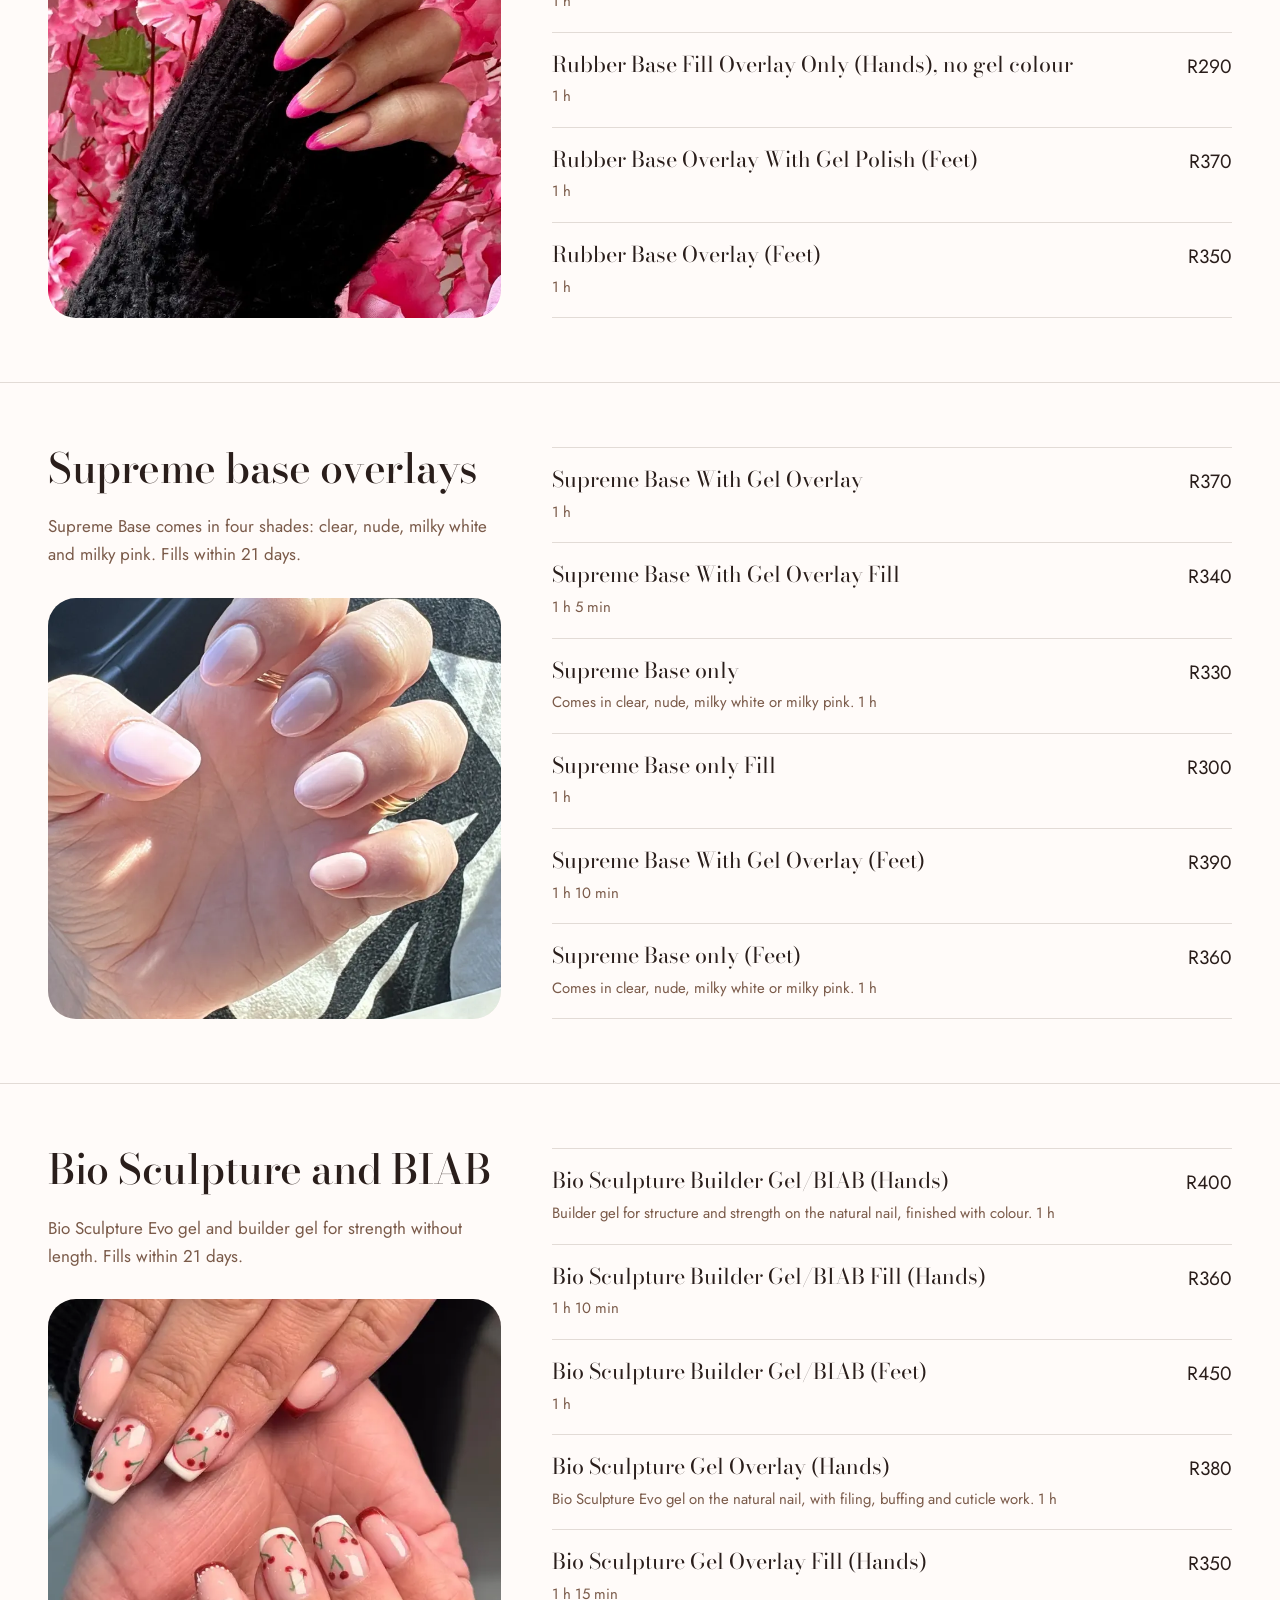
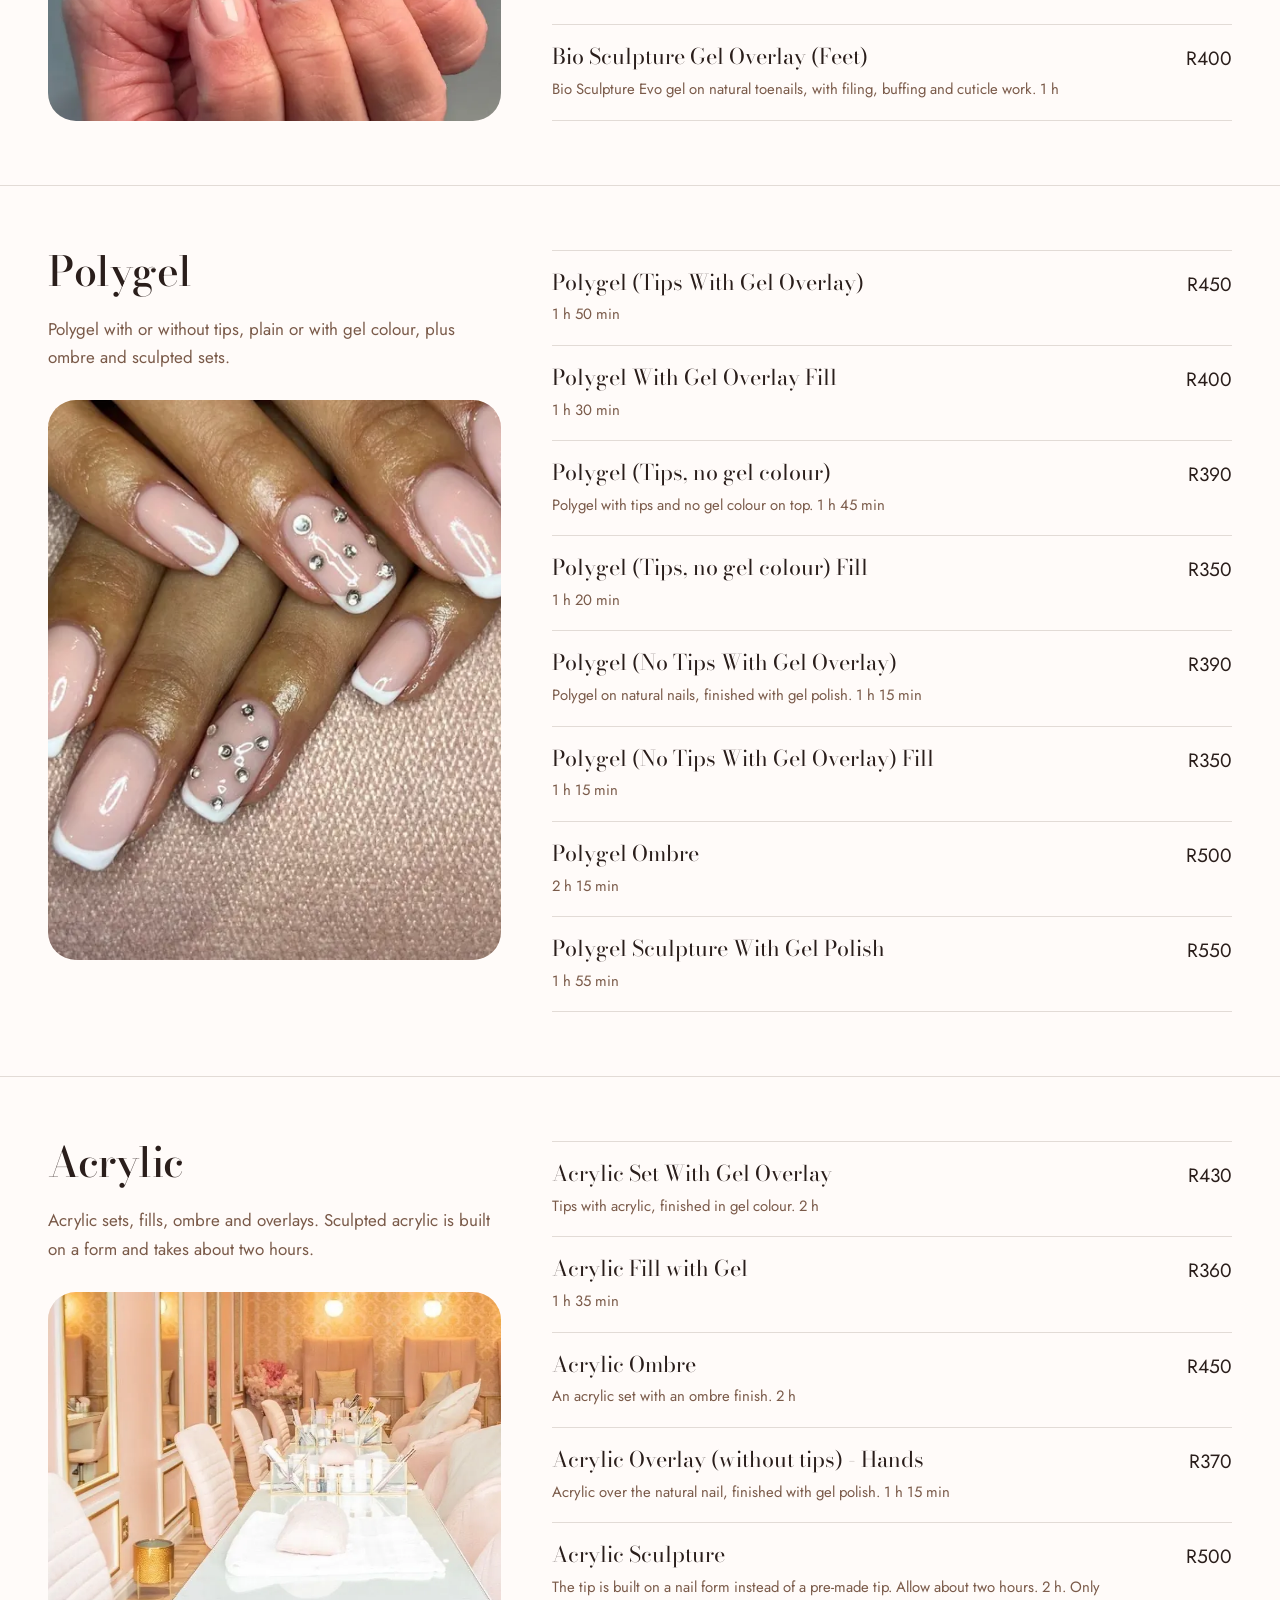
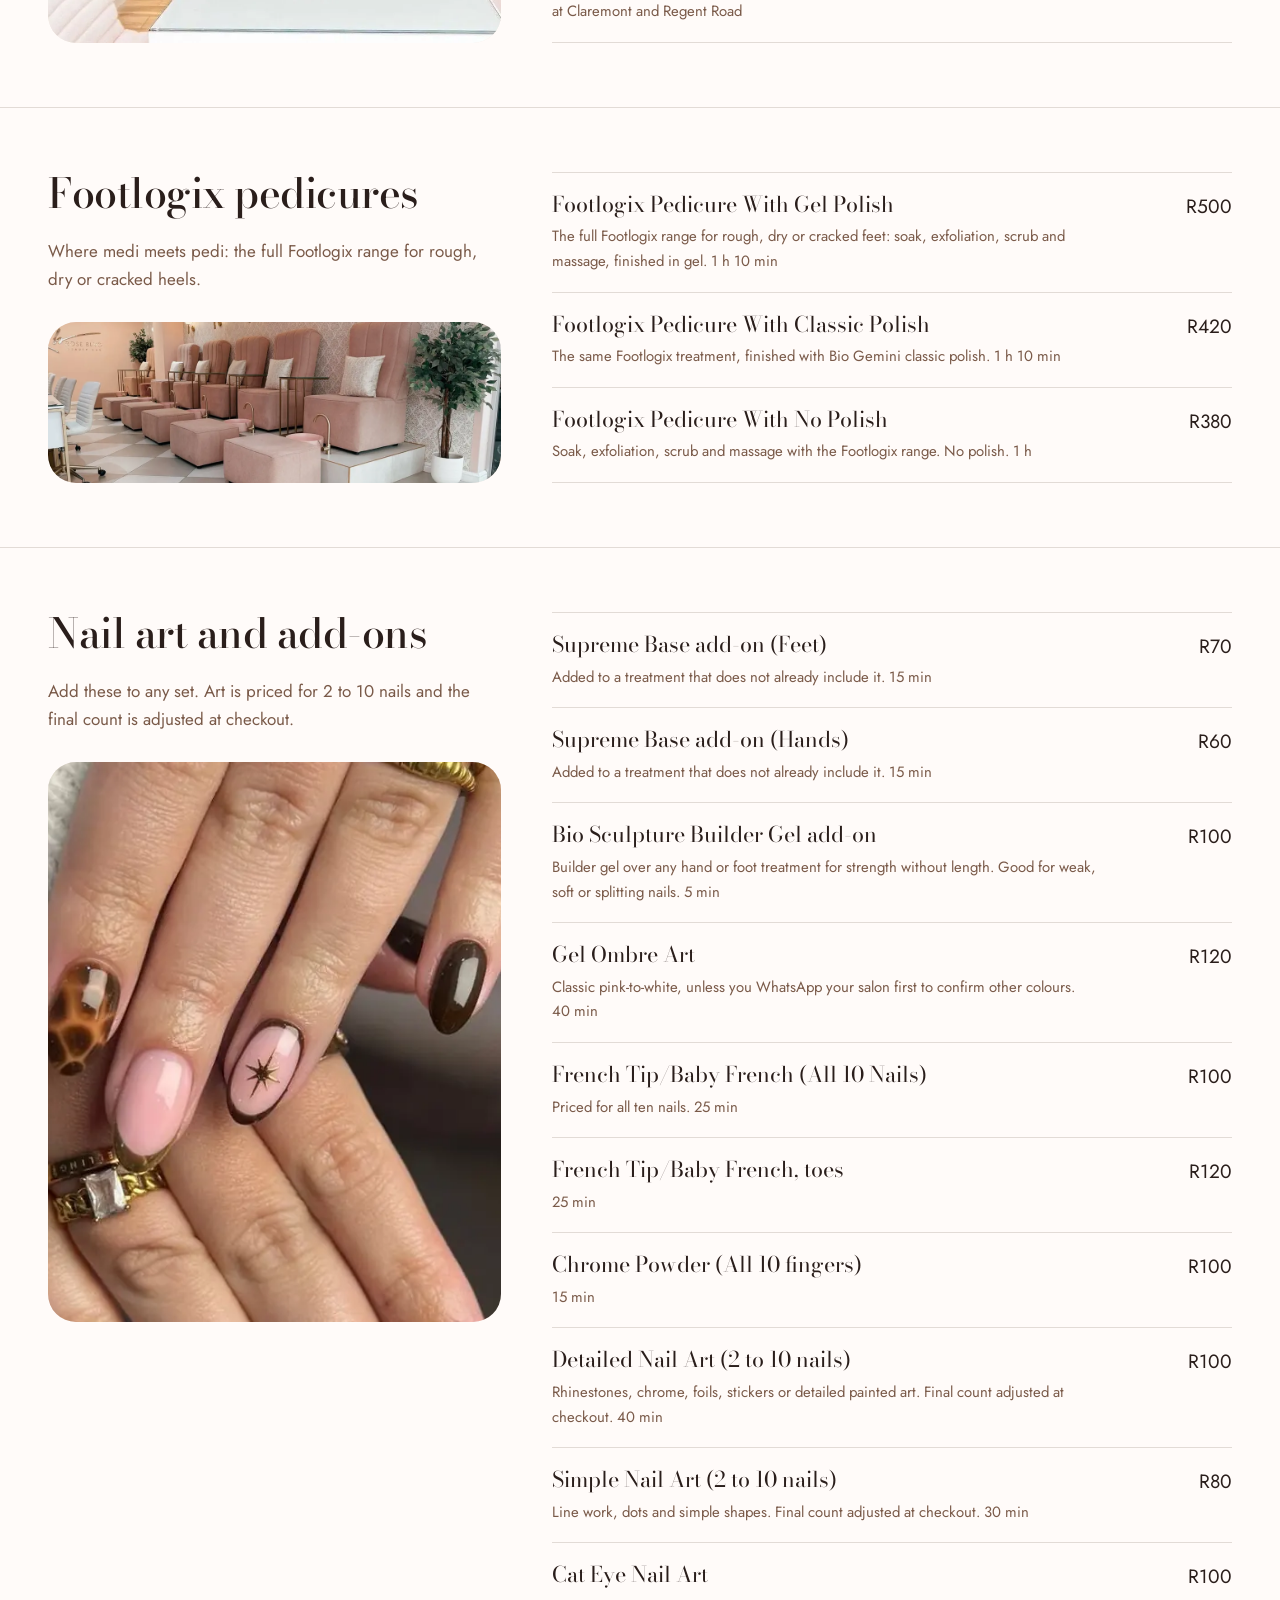
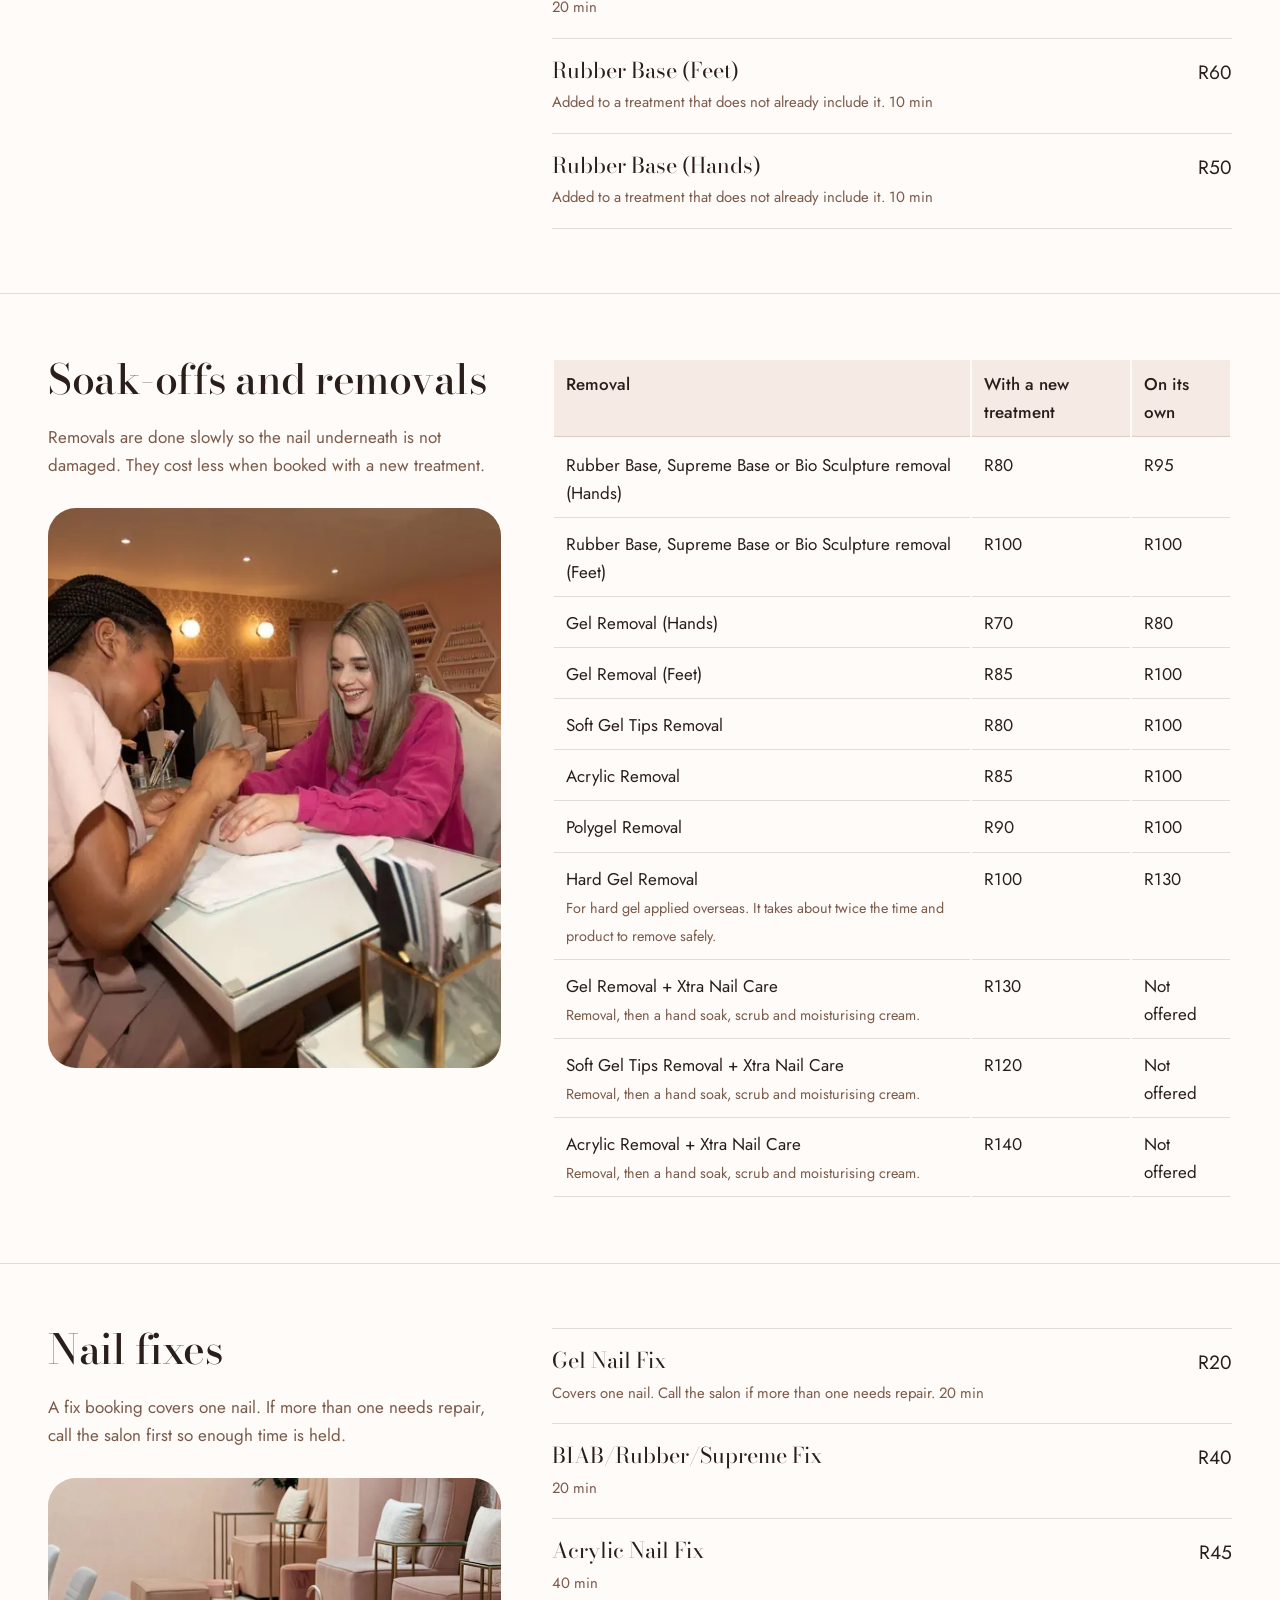
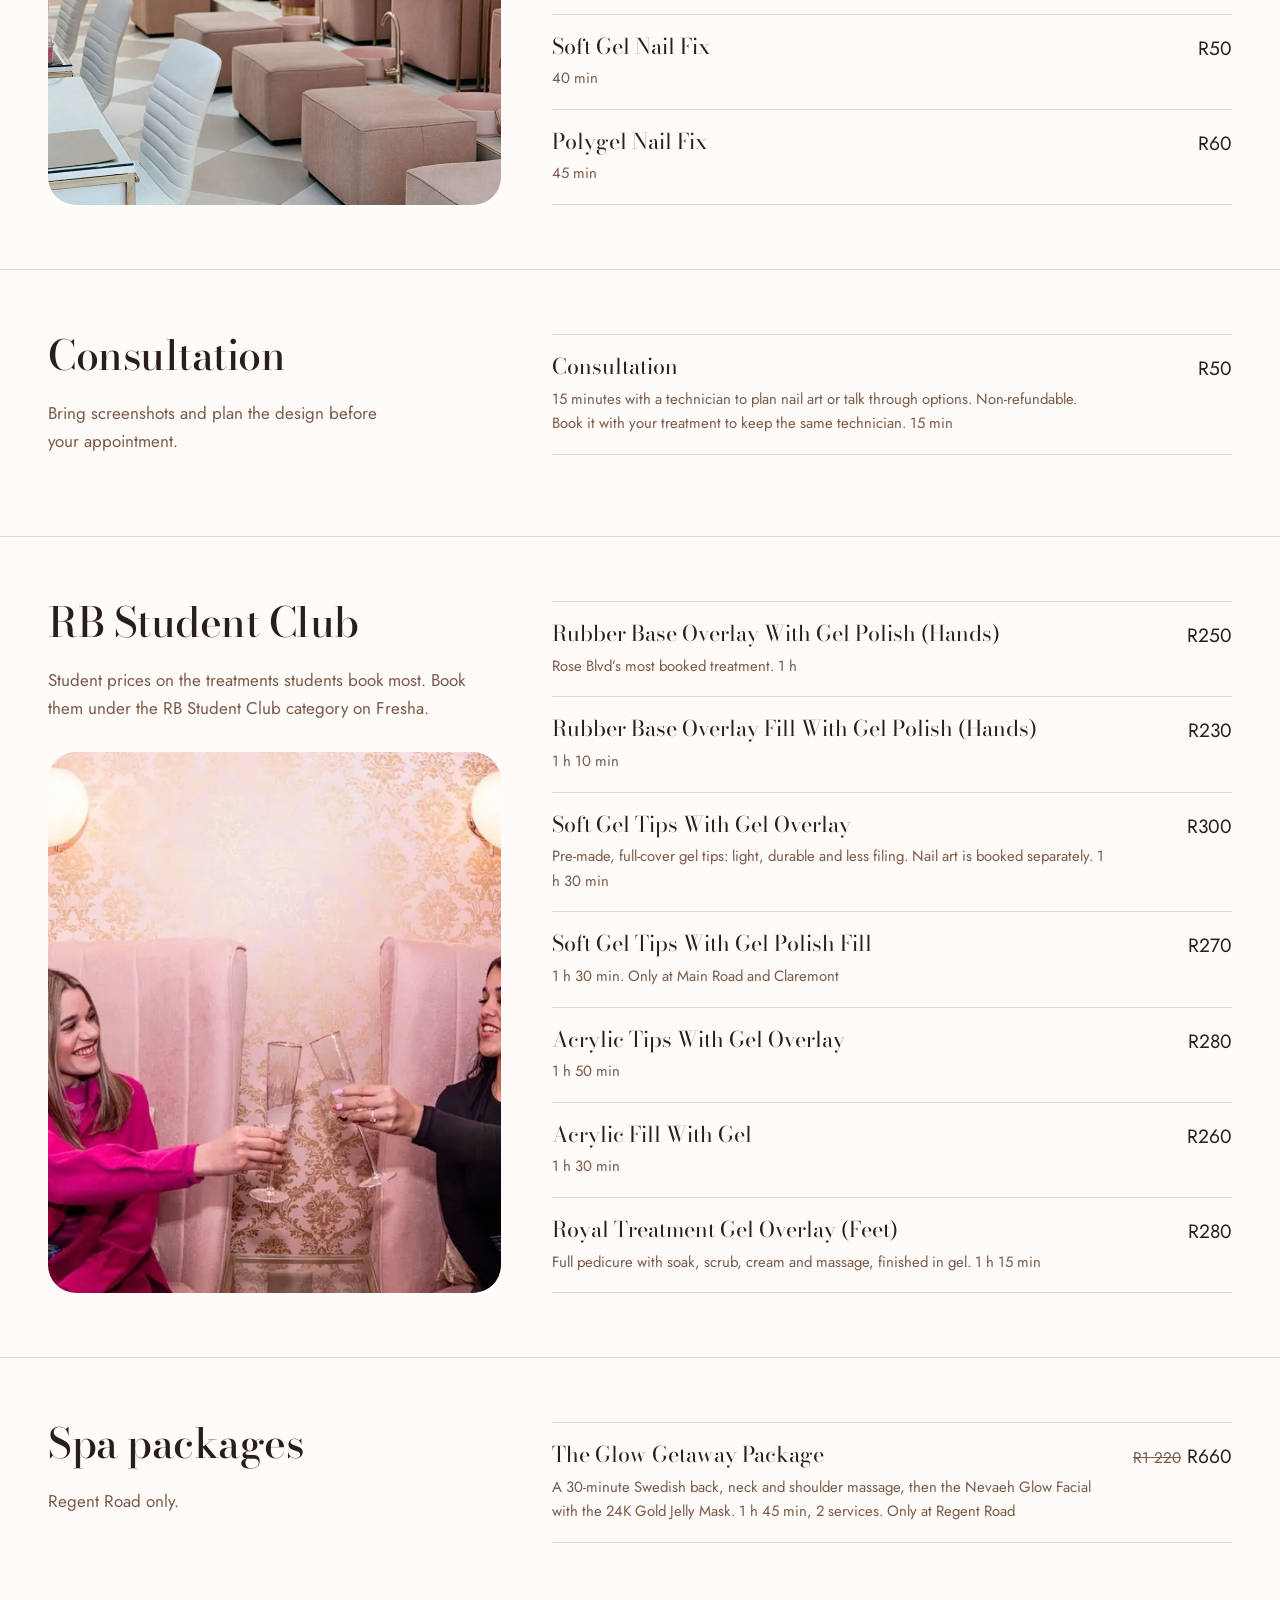
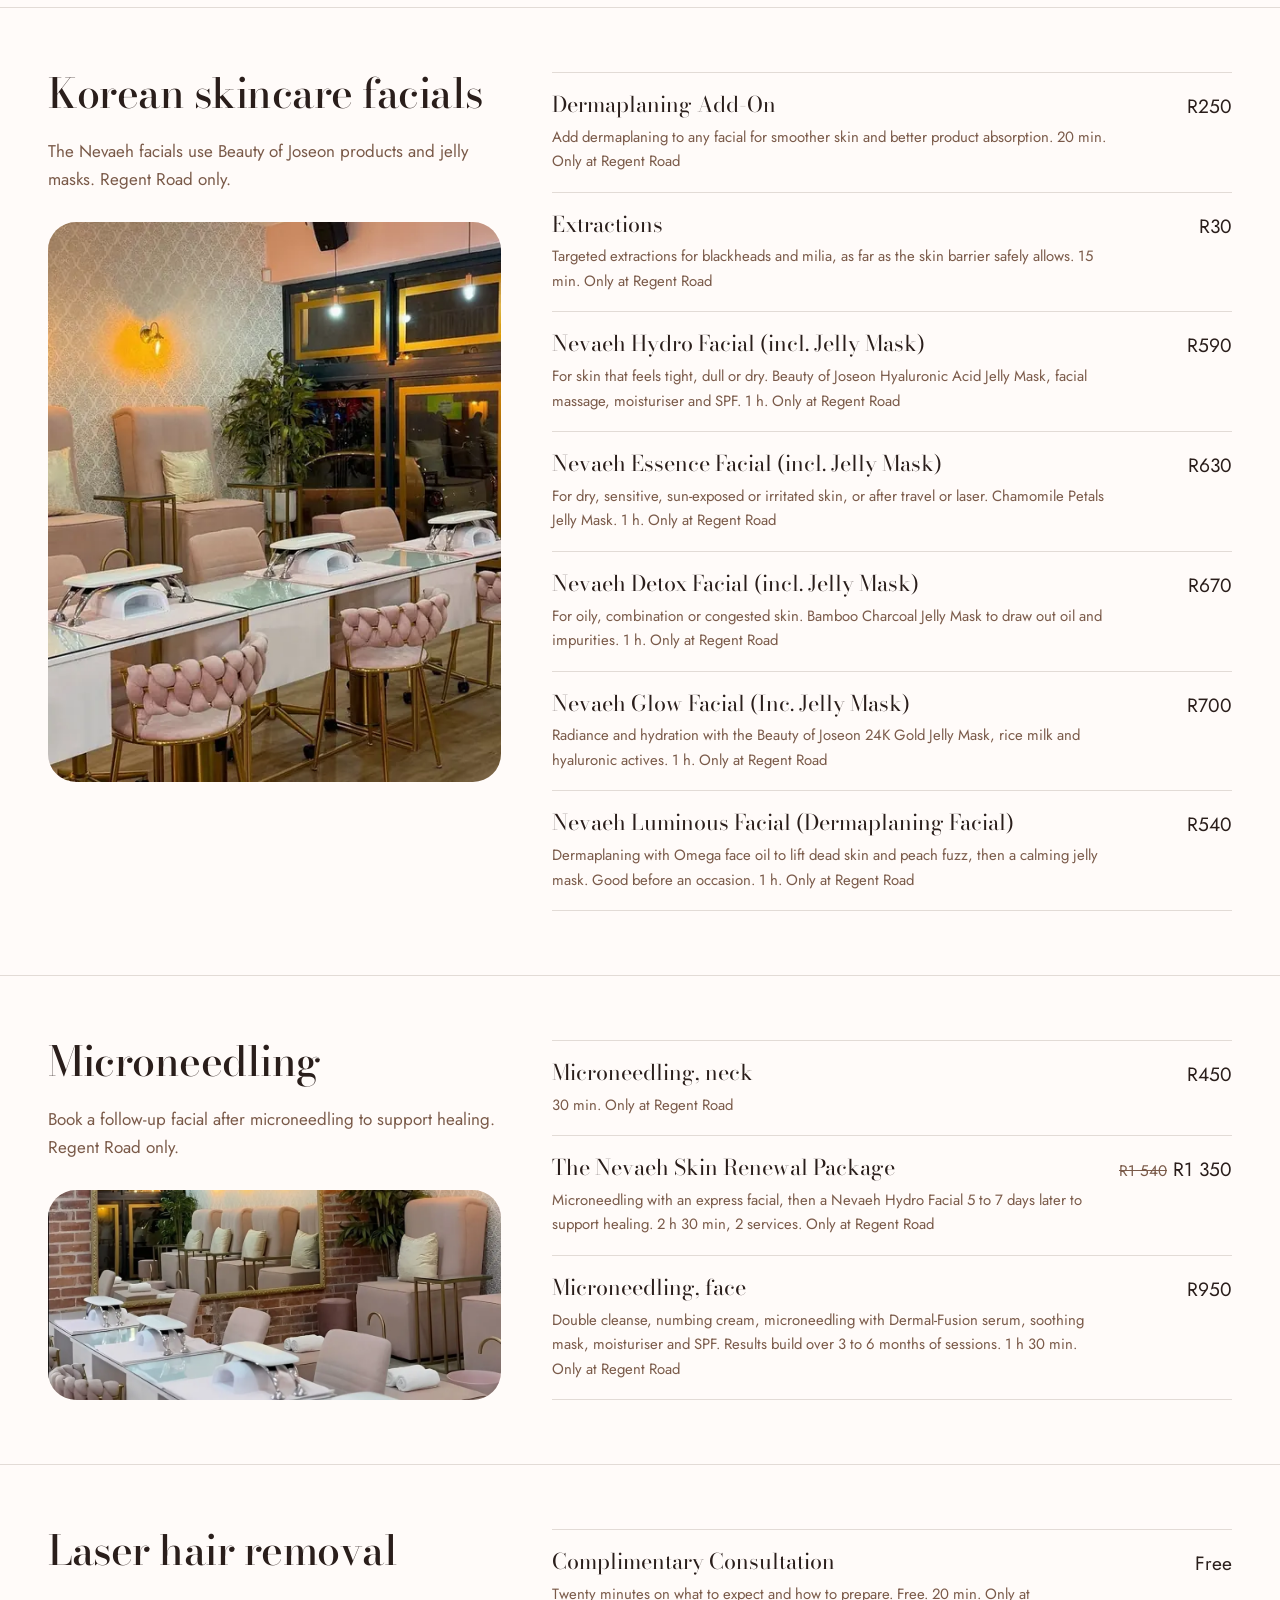
<file: treatments.html>
<!doctype html>
<html lang="en-ZA">
<head>
<meta charset="utf-8">
<meta name="viewport" content="width=device-width, initial-scale=1, viewport-fit=cover">
<title>Treatments and prices | Rose Blvd Beauty Bar, Cape Town</title>
<meta name="description" content="Full Rose Blvd menu with prices: rubber base from R350, BIAB R400, Queen Bee jelly pedicure R320, soft gel tips R400, plus Korean facials and laser at Regent Road. Price your visit online.">
<meta name="theme-color" content="#FFFBF9">
<meta property="og:type" content="website">
<meta property="og:title" content="Treatments and prices | Rose Blvd Beauty Bar, Cape Town">
<meta property="og:description" content="Full Rose Blvd menu with prices: rubber base from R350, BIAB R400, Queen Bee jelly pedicure R320, soft gel tips R400, plus Korean facials and laser at Regent Road. Price your visit online.">
<meta property="og:image" content="assets/images/sea-point-pedicure-thrones.webp">
<meta property="og:locale" content="en_ZA">
<link rel="icon" type="image/png" href="assets/logos/favicon.png">
<link rel="icon" type="image/svg+xml" href="assets/logos/favicon.svg">
<link rel="apple-touch-icon" href="assets/logos/apple-touch-icon.png">
<link rel="manifest" href="site.webmanifest">
<link rel="preload" href="assets/fonts/bodoni-moda-latin.woff2" as="font" type="font/woff2" crossorigin>
<link rel="preload" href="assets/fonts/jost-latin.woff2" as="font" type="font/woff2" crossorigin>
<link rel="stylesheet" href="assets/css/site.css">
<script>document.documentElement.classList.add('js')</script>
<script type="application/ld+json">{"@context":"https://schema.org","@graph":[{"@type":"Organization","@id":"#organization","name":"Rose Blvd Beauty Bar","logo":"assets/logos/logo_header.png","sameAs":["https://www.instagram.com/roseblvdbeautybar/","https://www.facebook.com/p/Rose-Blvd-Beauty-Bar-100083415697375/","https://www.fresha.com/a/rose-blvd-beauty-bar-sea-point-cape-town-369-main-road-ybjlh2te","https://www.fresha.com/a/rose-blvd-beauty-bar-regent-road-cape-town-77-regent-road-aghb8du2","https://www.fresha.com/a/rose-blvd-beauty-bar-claremont-cape-town-44-vineyard-road-xi2avbh4"],"aggregateRating":{"@type":"AggregateRating","ratingValue":4.9,"bestRating":5,"ratingCount":8930}},{"@type":["NailSalon","HealthAndBeautyBusiness"],"@id":"#main","name":"Rose Blvd Beauty Bar Main Road","parentOrganization":{"@id":"#organization"},"telephone":"+27693545285","priceRange":"R20 to R1,350","currenciesAccepted":"ZAR","paymentAccepted":"Cash, Credit Card, Debit Card","image":"assets/images/sea-point-pedicure-thrones.webp","address":{"@type":"PostalAddress","streetAddress":"Shop 4, 369 Main Road","addressLocality":"Sea Point, Cape Town","addressRegion":"Western Cape","postalCode":"8060","addressCountry":"ZA"},"geo":{"@type":"GeoCoordinates","latitude":-33.917145,"longitude":18.38887},"hasMap":"https://maps.google.com/?q=Rose%20Blvd%20Beauty%20Bar%2C%20369%20Main%20Road%2C%20Sea%20Point%2C%20Cape%20Town","openingHoursSpecification":[{"@type":"OpeningHoursSpecification","dayOfWeek":["Monday","Tuesday","Wednesday","Thursday","Friday"],"opens":"09:45","closes":"18:30"},{"@type":"OpeningHoursSpecification","dayOfWeek":"Saturday","opens":"09:15","closes":"17:00"},{"@type":"OpeningHoursSpecification","dayOfWeek":"Sunday","opens":"09:15","closes":"16:00"}],"aggregateRating":{"@type":"AggregateRating","ratingValue":4.9,"bestRating":5,"ratingCount":5251},"sameAs":["https://www.fresha.com/a/rose-blvd-beauty-bar-sea-point-cape-town-369-main-road-ybjlh2te","https://www.instagram.com/roseblvdbeautybar/"]},{"@type":["NailSalon","HealthAndBeautyBusiness"],"@id":"#regent","name":"Rose Blvd Beauty Bar Regent Road","parentOrganization":{"@id":"#organization"},"telephone":"+27663131966","priceRange":"R20 to R1,350","currenciesAccepted":"ZAR","paymentAccepted":"Cash, Credit Card, Debit Card","image":"assets/images/regent-road-evening.webp","address":{"@type":"PostalAddress","streetAddress":"77 Regent Road","addressLocality":"Sea Point, Cape Town","addressRegion":"Western Cape","postalCode":"8005","addressCountry":"ZA"},"geo":{"@type":"GeoCoordinates","latitude":-33.921539,"longitude":18.382769},"hasMap":"https://maps.google.com/?q=Rose%20Blvd%20Beauty%20Bar%2C%2077%20Regent%20Road%2C%20Sea%20Point%2C%20Cape%20Town","openingHoursSpecification":[{"@type":"OpeningHoursSpecification","dayOfWeek":["Monday","Tuesday","Wednesday","Thursday","Friday"],"opens":"09:45","closes":"18:30"},{"@type":"OpeningHoursSpecification","dayOfWeek":"Saturday","opens":"09:15","closes":"17:00"},{"@type":"OpeningHoursSpecification","dayOfWeek":"Sunday","opens":"09:15","closes":"16:00"}],"aggregateRating":{"@type":"AggregateRating","ratingValue":4.9,"bestRating":5,"ratingCount":1131},"sameAs":["https://www.fresha.com/a/rose-blvd-beauty-bar-regent-road-cape-town-77-regent-road-aghb8du2","https://www.instagram.com/roseblvdbeautybar/"]},{"@type":["NailSalon","HealthAndBeautyBusiness"],"@id":"#claremont","name":"Rose Blvd Beauty Bar Claremont","parentOrganization":{"@id":"#organization"},"telephone":"+27693307721","priceRange":"R20 to R1,350","currenciesAccepted":"ZAR","paymentAccepted":"Cash, Credit Card, Debit Card","image":"assets/images/claremont-pedicure-row.webp","address":{"@type":"PostalAddress","streetAddress":"44 Vineyard Road","addressLocality":"Claremont, Cape Town","addressRegion":"Western Cape","postalCode":"7708","addressCountry":"ZA"},"geo":{"@type":"GeoCoordinates","latitude":-33.9795,"longitude":18.462835},"hasMap":"https://maps.google.com/?q=Rose%20Blvd%20Beauty%20Bar%2C%2044%20Vineyard%20Road%2C%20Claremont%2C%20Cape%20Town","openingHoursSpecification":[{"@type":"OpeningHoursSpecification","dayOfWeek":["Monday","Tuesday","Wednesday","Thursday","Friday"],"opens":"09:45","closes":"18:30"},{"@type":"OpeningHoursSpecification","dayOfWeek":"Saturday","opens":"09:15","closes":"17:00"},{"@type":"OpeningHoursSpecification","dayOfWeek":"Sunday","opens":"09:15","closes":"16:00"}],"aggregateRating":{"@type":"AggregateRating","ratingValue":4.9,"bestRating":5,"ratingCount":2548},"sameAs":["https://www.fresha.com/a/rose-blvd-beauty-bar-claremont-cape-town-44-vineyard-road-xi2avbh4","https://www.instagram.com/roseblvdbeautybar/"]},{"@type":"OfferCatalog","name":"Rose Blvd Beauty Bar treatments","itemListElement":[{"@type":"OfferCatalog","name":"Manicures and pedicures","itemListElement":[{"@type":"Offer","price":300,"priceCurrency":"ZAR","itemOffered":{"@type":"Service","name":"The Queen Bee Jelly Manicure"}},{"@type":"Offer","price":320,"priceCurrency":"ZAR","itemOffered":{"@type":"Service","name":"The Queen Bee Jelly Pedicure"}},{"@type":"Offer","price":115,"priceCurrency":"ZAR","itemOffered":{"@type":"Service","name":"Little Rosebud Jelly Mani (Under 14 Years)"}},{"@type":"Offer","price":130,"priceCurrency":"ZAR","itemOffered":{"@type":"Service","name":"Little Rosebud Jelly Pedi (Under 14 Years)"}},{"@type":"Offer","price":200,"priceCurrency":"ZAR","itemOffered":{"@type":"Service","name":"30 Min Foot Massage"}},{"@type":"Offer","price":200,"priceCurrency":"ZAR","itemOffered":{"@type":"Service","name":"Classic Manicure"}},{"@type":"Offer","price":230,"priceCurrency":"ZAR","itemOffered":{"@type":"Service","name":"Classic Pedicure"}},{"@type":"Offer","price":100,"priceCurrency":"ZAR","itemOffered":{"@type":"Service","name":"File & Go Mani (No Polish or Gel Paint)"}},{"@type":"Offer","price":120,"priceCurrency":"ZAR","itemOffered":{"@type":"Service","name":"File & Go Pedi (No Polish or Gel Paint)"}},{"@type":"Offer","price":270,"priceCurrency":"ZAR","itemOffered":{"@type":"Service","name":"High Standards Manicure"}},{"@type":"Offer","price":300,"priceCurrency":"ZAR","itemOffered":{"@type":"Service","name":"High Standards Pedicure"}},{"@type":"Offer","price":250,"priceCurrency":"ZAR","itemOffered":{"@type":"Service","name":"Lady Of Luxury Mani"}}]},{"@type":"OfferCatalog","name":"Gel nails and soft gel tips","itemListElement":[{"@type":"Offer","price":250,"priceCurrency":"ZAR","itemOffered":{"@type":"Service","name":"Gel Overlay (Hands)"}},{"@type":"Offer","price":280,"priceCurrency":"ZAR","itemOffered":{"@type":"Service","name":"Gel Overlay (Feet)"}},{"@type":"Offer","price":400,"priceCurrency":"ZAR","itemOffered":{"@type":"Service","name":"Soft Gel Tips With Gel Overlay"}},{"@type":"Offer","price":360,"priceCurrency":"ZAR","itemOffered":{"@type":"Service","name":"Soft Gel Tips Fill (Gel Only)"}},{"@type":"Offer","price":360,"priceCurrency":"ZAR","itemOffered":{"@type":"Service","name":"The Queen Bee Jelly Manicure (With Gel)"}},{"@type":"Offer","price":400,"priceCurrency":"ZAR","itemOffered":{"@type":"Service","name":"The Queen Bee Jelly Pedicure (With Gel)"}},{"@type":"Offer","price":330,"priceCurrency":"ZAR","itemOffered":{"@type":"Service","name":"Royal Treatment Gel Overlay (Hands)"}},{"@type":"Offer","price":360,"priceCurrency":"ZAR","itemOffered":{"@type":"Service","name":"Royal Treatment Gel Overlay (Feet)"}}]},{"@type":"OfferCatalog","name":"Rubber base overlays","itemListElement":[{"@type":"Offer","price":350,"priceCurrency":"ZAR","itemOffered":{"@type":"Service","name":"Rubber Base Overlay With Gel Polish (Hands)"}},{"@type":"Offer","price":320,"priceCurrency":"ZAR","itemOffered":{"@type":"Service","name":"Rubber Base Overlay Fill With Gel Polish (Hands)"}},{"@type":"Offer","price":310,"priceCurrency":"ZAR","itemOffered":{"@type":"Service","name":"Rubber Base Overlay (Hands), no gel colour"}},{"@type":"Offer","price":290,"priceCurrency":"ZAR","itemOffered":{"@type":"Service","name":"Rubber Base Fill Overlay Only (Hands), no gel colour"}},{"@type":"Offer","price":370,"priceCurrency":"ZAR","itemOffered":{"@type":"Service","name":"Rubber Base Overlay With Gel Polish (Feet)"}},{"@type":"Offer","price":350,"priceCurrency":"ZAR","itemOffered":{"@type":"Service","name":"Rubber Base Overlay (Feet)"}}]},{"@type":"OfferCatalog","name":"Supreme base overlays","itemListElement":[{"@type":"Offer","price":370,"priceCurrency":"ZAR","itemOffered":{"@type":"Service","name":"Supreme Base With Gel Overlay"}},{"@type":"Offer","price":340,"priceCurrency":"ZAR","itemOffered":{"@type":"Service","name":"Supreme Base With Gel Overlay Fill"}},{"@type":"Offer","price":330,"priceCurrency":"ZAR","itemOffered":{"@type":"Service","name":"Supreme Base only"}},{"@type":"Offer","price":300,"priceCurrency":"ZAR","itemOffered":{"@type":"Service","name":"Supreme Base only Fill"}},{"@type":"Offer","price":390,"priceCurrency":"ZAR","itemOffered":{"@type":"Service","name":"Supreme Base With Gel Overlay (Feet)"}},{"@type":"Offer","price":360,"priceCurrency":"ZAR","itemOffered":{"@type":"Service","name":"Supreme Base only (Feet)"}}]},{"@type":"OfferCatalog","name":"Bio Sculpture and BIAB","itemListElement":[{"@type":"Offer","price":400,"priceCurrency":"ZAR","itemOffered":{"@type":"Service","name":"Bio Sculpture Builder Gel/BIAB (Hands)"}},{"@type":"Offer","price":360,"priceCurrency":"ZAR","itemOffered":{"@type":"Service","name":"Bio Sculpture Builder Gel/BIAB Fill (Hands)"}},{"@type":"Offer","price":450,"priceCurrency":"ZAR","itemOffered":{"@type":"Service","name":"Bio Sculpture Builder Gel/BIAB (Feet)"}},{"@type":"Offer","price":380,"priceCurrency":"ZAR","itemOffered":{"@type":"Service","name":"Bio Sculpture Gel Overlay (Hands)"}},{"@type":"Offer","price":350,"priceCurrency":"ZAR","itemOffered":{"@type":"Service","name":"Bio Sculpture Gel Overlay Fill (Hands)"}},{"@type":"Offer","price":400,"priceCurrency":"ZAR","itemOffered":{"@type":"Service","name":"Bio Sculpture Gel Overlay (Feet)"}}]},{"@type":"OfferCatalog","name":"Polygel","itemListElement":[{"@type":"Offer","price":450,"priceCurrency":"ZAR","itemOffered":{"@type":"Service","name":"Polygel (Tips With Gel Overlay)"}},{"@type":"Offer","price":400,"priceCurrency":"ZAR","itemOffered":{"@type":"Service","name":"Polygel With Gel Overlay Fill"}},{"@type":"Offer","price":390,"priceCurrency":"ZAR","itemOffered":{"@type":"Service","name":"Polygel (Tips, no gel colour)"}},{"@type":"Offer","price":350,"priceCurrency":"ZAR","itemOffered":{"@type":"Service","name":"Polygel (Tips, no gel colour) Fill"}},{"@type":"Offer","price":390,"priceCurrency":"ZAR","itemOffered":{"@type":"Service","name":"Polygel (No Tips With Gel Overlay)"}},{"@type":"Offer","price":350,"priceCurrency":"ZAR","itemOffered":{"@type":"Service","name":"Polygel (No Tips With Gel Overlay) Fill"}},{"@type":"Offer","price":500,"priceCurrency":"ZAR","itemOffered":{"@type":"Service","name":"Polygel Ombre"}},{"@type":"Offer","price":550,"priceCurrency":"ZAR","itemOffered":{"@type":"Service","name":"Polygel Sculpture With Gel Polish"}}]},{"@type":"OfferCatalog","name":"Acrylic","itemListElement":[{"@type":"Offer","price":430,"priceCurrency":"ZAR","itemOffered":{"@type":"Service","name":"Acrylic Set With Gel Overlay"}},{"@type":"Offer","price":360,"priceCurrency":"ZAR","itemOffered":{"@type":"Service","name":"Acrylic Fill with Gel"}},{"@type":"Offer","price":450,"priceCurrency":"ZAR","itemOffered":{"@type":"Service","name":"Acrylic Ombre"}},{"@type":"Offer","price":370,"priceCurrency":"ZAR","itemOffered":{"@type":"Service","name":"Acrylic Overlay (without tips) - Hands"}},{"@type":"Offer","price":500,"priceCurrency":"ZAR","itemOffered":{"@type":"Service","name":"Acrylic Sculpture"}}]},{"@type":"OfferCatalog","name":"Footlogix pedicures","itemListElement":[{"@type":"Offer","price":500,"priceCurrency":"ZAR","itemOffered":{"@type":"Service","name":"Footlogix Pedicure With Gel Polish"}},{"@type":"Offer","price":420,"priceCurrency":"ZAR","itemOffered":{"@type":"Service","name":"Footlogix Pedicure With Classic Polish"}},{"@type":"Offer","price":380,"priceCurrency":"ZAR","itemOffered":{"@type":"Service","name":"Footlogix Pedicure With No Polish"}}]},{"@type":"OfferCatalog","name":"Nail art and add-ons","itemListElement":[{"@type":"Offer","price":70,"priceCurrency":"ZAR","itemOffered":{"@type":"Service","name":"Supreme Base add-on (Feet)"}},{"@type":"Offer","price":60,"priceCurrency":"ZAR","itemOffered":{"@type":"Service","name":"Supreme Base add-on (Hands)"}},{"@type":"Offer","price":100,"priceCurrency":"ZAR","itemOffered":{"@type":"Service","name":"Bio Sculpture Builder Gel add-on"}},{"@type":"Offer","price":120,"priceCurrency":"ZAR","itemOffered":{"@type":"Service","name":"Gel Ombre Art"}},{"@type":"Offer","price":100,"priceCurrency":"ZAR","itemOffered":{"@type":"Service","name":"French Tip/Baby French (All 10 Nails)"}},{"@type":"Offer","price":120,"priceCurrency":"ZAR","itemOffered":{"@type":"Service","name":"French Tip/Baby French, toes"}},{"@type":"Offer","price":100,"priceCurrency":"ZAR","itemOffered":{"@type":"Service","name":"Chrome Powder (All 10 fingers)"}},{"@type":"Offer","price":100,"priceCurrency":"ZAR","itemOffered":{"@type":"Service","name":"Detailed Nail Art (2 to 10 nails)"}},{"@type":"Offer","price":80,"priceCurrency":"ZAR","itemOffered":{"@type":"Service","name":"Simple Nail Art (2 to 10 nails)"}},{"@type":"Offer","price":100,"priceCurrency":"ZAR","itemOffered":{"@type":"Service","name":"Cat Eye Nail Art"}},{"@type":"Offer","price":60,"priceCurrency":"ZAR","itemOffered":{"@type":"Service","name":"Rubber Base (Feet)"}},{"@type":"Offer","price":50,"priceCurrency":"ZAR","itemOffered":{"@type":"Service","name":"Rubber Base (Hands)"}}]},{"@type":"OfferCatalog","name":"Nail fixes","itemListElement":[{"@type":"Offer","price":20,"priceCurrency":"ZAR","itemOffered":{"@type":"Service","name":"Gel Nail Fix"}},{"@type":"Offer","price":40,"priceCurrency":"ZAR","itemOffered":{"@type":"Service","name":"BIAB/Rubber/Supreme Fix"}},{"@type":"Offer","price":45,"priceCurrency":"ZAR","itemOffered":{"@type":"Service","name":"Acrylic Nail Fix"}},{"@type":"Offer","price":50,"priceCurrency":"ZAR","itemOffered":{"@type":"Service","name":"Soft Gel Nail Fix"}},{"@type":"Offer","price":60,"priceCurrency":"ZAR","itemOffered":{"@type":"Service","name":"Polygel Nail Fix"}}]},{"@type":"OfferCatalog","name":"Consultation","itemListElement":[{"@type":"Offer","price":50,"priceCurrency":"ZAR","itemOffered":{"@type":"Service","name":"Consultation"}}]},{"@type":"OfferCatalog","name":"RB Student Club","itemListElement":[{"@type":"Offer","price":250,"priceCurrency":"ZAR","itemOffered":{"@type":"Service","name":"Rubber Base Overlay With Gel Polish (Hands)"}},{"@type":"Offer","price":230,"priceCurrency":"ZAR","itemOffered":{"@type":"Service","name":"Rubber Base Overlay Fill With Gel Polish (Hands)"}},{"@type":"Offer","price":300,"priceCurrency":"ZAR","itemOffered":{"@type":"Service","name":"Soft Gel Tips With Gel Overlay"}},{"@type":"Offer","price":270,"priceCurrency":"ZAR","itemOffered":{"@type":"Service","name":"Soft Gel Tips With Gel Polish Fill"}},{"@type":"Offer","price":280,"priceCurrency":"ZAR","itemOffered":{"@type":"Service","name":"Acrylic Tips With Gel Overlay"}},{"@type":"Offer","price":260,"priceCurrency":"ZAR","itemOffered":{"@type":"Service","name":"Acrylic Fill With Gel"}},{"@type":"Offer","price":280,"priceCurrency":"ZAR","itemOffered":{"@type":"Service","name":"Royal Treatment Gel Overlay (Feet)"}}]},{"@type":"OfferCatalog","name":"Spa packages","itemListElement":[{"@type":"Offer","price":660,"priceCurrency":"ZAR","itemOffered":{"@type":"Service","name":"The Glow Getaway Package"}}]},{"@type":"OfferCatalog","name":"Korean skincare facials","itemListElement":[{"@type":"Offer","price":250,"priceCurrency":"ZAR","itemOffered":{"@type":"Service","name":"Dermaplaning Add-On"}},{"@type":"Offer","price":30,"priceCurrency":"ZAR","itemOffered":{"@type":"Service","name":"Extractions"}},{"@type":"Offer","price":590,"priceCurrency":"ZAR","itemOffered":{"@type":"Service","name":"Nevaeh Hydro Facial (incl. Jelly Mask)"}},{"@type":"Offer","price":630,"priceCurrency":"ZAR","itemOffered":{"@type":"Service","name":"Nevaeh Essence Facial (incl. Jelly Mask)"}},{"@type":"Offer","price":670,"priceCurrency":"ZAR","itemOffered":{"@type":"Service","name":"Nevaeh Detox Facial (incl. Jelly Mask)"}},{"@type":"Offer","price":700,"priceCurrency":"ZAR","itemOffered":{"@type":"Service","name":"Nevaeh Glow Facial (Inc. Jelly Mask)"}},{"@type":"Offer","price":540,"priceCurrency":"ZAR","itemOffered":{"@type":"Service","name":"Nevaeh Luminous Facial (Dermaplaning Facial)"}}]},{"@type":"OfferCatalog","name":"Microneedling","itemListElement":[{"@type":"Offer","price":450,"priceCurrency":"ZAR","itemOffered":{"@type":"Service","name":"Microneedling, neck"}},{"@type":"Offer","price":1350,"priceCurrency":"ZAR","itemOffered":{"@type":"Service","name":"The Nevaeh Skin Renewal Package"}},{"@type":"Offer","price":950,"priceCurrency":"ZAR","itemOffered":{"@type":"Service","name":"Microneedling, face"}}]},{"@type":"OfferCatalog","name":"Laser hair removal","itemListElement":[{"@type":"Offer","price":0,"priceCurrency":"ZAR","itemOffered":{"@type":"Service","name":"Complimentary Consultation"}},{"@type":"Offer","price":620,"priceCurrency":"ZAR","itemOffered":{"@type":"Service","name":"Half leg"}},{"@type":"Offer","price":730,"priceCurrency":"ZAR","itemOffered":{"@type":"Service","name":"Full leg"}},{"@type":"Offer","price":680,"priceCurrency":"ZAR","itemOffered":{"@type":"Service","name":"Chest & Stomach / Full Back"}},{"@type":"Offer","price":580,"priceCurrency":"ZAR","itemOffered":{"@type":"Service","name":"Full arm"}},{"@type":"Offer","price":420,"priceCurrency":"ZAR","itemOffered":{"@type":"Service","name":"Half arm"}},{"@type":"Offer","price":450,"priceCurrency":"ZAR","itemOffered":{"@type":"Service","name":"Full bikini"}},{"@type":"Offer","price":380,"priceCurrency":"ZAR","itemOffered":{"@type":"Service","name":"Brazilian Bikini"}},{"@type":"Offer","price":320,"priceCurrency":"ZAR","itemOffered":{"@type":"Service","name":"Basic Bikini"}},{"@type":"Offer","price":220,"priceCurrency":"ZAR","itemOffered":{"@type":"Service","name":"Stomach line"}},{"@type":"Offer","price":200,"priceCurrency":"ZAR","itemOffered":{"@type":"Service","name":"Nipples"}},{"@type":"Offer","price":300,"priceCurrency":"ZAR","itemOffered":{"@type":"Service","name":"Underarms"}}]},{"@type":"OfferCatalog","name":"Brows","itemListElement":[{"@type":"Offer","price":200,"priceCurrency":"ZAR","itemOffered":{"@type":"Service","name":"Brows: Tint Only"}},{"@type":"Offer","price":200,"priceCurrency":"ZAR","itemOffered":{"@type":"Service","name":"Brows: Shape Only"}},{"@type":"Offer","price":400,"priceCurrency":"ZAR","itemOffered":{"@type":"Service","name":"Brows: Shape & Henna/Hybrid Tint"}}]},{"@type":"OfferCatalog","name":"Waxing","itemListElement":[{"@type":"Offer","price":160,"priceCurrency":"ZAR","itemOffered":{"@type":"Service","name":"Sideburn Wax"}},{"@type":"Offer","price":170,"priceCurrency":"ZAR","itemOffered":{"@type":"Service","name":"Lip Wax"}},{"@type":"Offer","price":190,"priceCurrency":"ZAR","itemOffered":{"@type":"Service","name":"Chin Wax"}}]},{"@type":"OfferCatalog","name":"Massage","itemListElement":[{"@type":"Offer","price":690,"priceCurrency":"ZAR","itemOffered":{"@type":"Service","name":"Swedish Full Body Massage"}},{"@type":"Offer","price":640,"priceCurrency":"ZAR","itemOffered":{"@type":"Service","name":"Swedish Back Of Body Massage"}},{"@type":"Offer","price":520,"priceCurrency":"ZAR","itemOffered":{"@type":"Service","name":"Swedish Back, Neck & Shoulders"}},{"@type":"Offer","price":600,"priceCurrency":"ZAR","itemOffered":{"@type":"Service","name":"Aromatherapy Full Body Massage"}},{"@type":"Offer","price":590,"priceCurrency":"ZAR","itemOffered":{"@type":"Service","name":"Aromatherapy Back Of Body Massage"}},{"@type":"Offer","price":480,"priceCurrency":"ZAR","itemOffered":{"@type":"Service","name":"Aromatherapy Back, Neck & Shoulders Massage"}},{"@type":"Offer","price":290,"priceCurrency":"ZAR","itemOffered":{"@type":"Service","name":"Scalp & Neck Massage"}}]}]}]}</script>
</head>
<body data-page="treatments">
<a class="skip" href="#main">Skip to content</a>
<header class="site-header">
  <div class="wrap-wide nav">
    <a class="brand" href="index.html" aria-label="Rose Blvd Beauty Bar home"><img src="assets/logos/logo-header.svg" alt="Rose Blvd Beauty Bar" width="156" height="56"></a>
    <nav aria-label="Main"><ul class="nav-links"><li><a href="treatments.html" aria-current="page">Treatments</a></li><li><a href="reviews.html">Reviews</a></li><li><a href="team.html">Our team</a></li><li><a href="faq.html">FAQ</a></li><li><a href="contact.html">Visit us</a></li></ul></nav>
    <div class="nav-cta">
      <button class="icon-btn wa-desktop" type="button" data-book aria-label="Call or WhatsApp a salon"><svg viewBox="0 0 24 24" fill="none" stroke="currentColor" stroke-width="1.8" stroke-linejoin="round" aria-hidden="true"><path d="M4.2 20l1.1-3.9A8.4 8.4 0 1 1 8.3 19z"/><path d="M9.2 8.4c.3-.6.6-.6.9-.6h.6c.2 0 .4.1.5.4l.7 1.6c.1.2 0 .5-.1.7l-.5.6c-.1.1-.2.3 0 .5.6 1 1.4 1.8 2.5 2.4.2.1.4.1.5 0l.6-.7c.2-.2.4-.2.6-.1l1.6.8c.2.1.4.3.3.6-.1.9-.9 1.6-1.8 1.6-2.9-.1-6.2-3.3-6.3-6.1 0-.6.2-1.2.5-1.7z" fill="currentColor" stroke="none"/></svg></button>
      <a class="btn" href="contact.html#salons" data-book>Book now</a>
      <button class="icon-btn menu-toggle" type="button" aria-label="Open menu" aria-controls="drawer" aria-expanded="false" data-drawer-open><svg viewBox="0 0 24 24" fill="none" stroke="currentColor" stroke-width="1.8" stroke-linecap="round" aria-hidden="true"><path d="M4 7h16M4 12h16M4 17h10"/></svg></button>
    </div>
  </div>
</header>
<div class="drawer" id="drawer" aria-hidden="true">
  <div class="drawer-scrim" data-drawer-close></div>
  <div class="drawer-panel" role="dialog" aria-modal="true" aria-label="Menu">
    <div class="drawer-head"><img src="assets/logos/logo-header.svg" alt="Rose Blvd Beauty Bar" width="122" height="44"><button class="icon-btn" type="button" aria-label="Close menu" data-drawer-close><svg viewBox="0 0 24 24" fill="none" stroke="currentColor" stroke-width="1.8" stroke-linecap="round" aria-hidden="true"><path d="M6 6l12 12M18 6L6 18"/></svg></button></div>
    <nav aria-label="Mobile"><ul><li><a href="index.html">Home</a></li><li><a href="treatments.html" aria-current="page">Treatments</a></li><li><a href="reviews.html">Reviews</a></li><li><a href="team.html">Our team</a></li><li><a href="faq.html">FAQ</a></li><li><a href="contact.html">Visit us</a></li></ul></nav>
    <a class="btn" href="contact.html#salons" data-book>Book now</a>
    <div class="drawer-contact">
      <a href="tel:+27693545285"><span>Main Road</span><span>069 354 5285</span></a><a href="tel:+27663131966"><span>Regent Road</span><span>066 313 1966</span></a><a href="tel:+27693307721"><span>Claremont</span><span>069 330 7721</span></a>
    </div>
  </div>
</div>
<main id="main">
  <section class="page-hero" aria-labelledby="t-h">
    <div class="wrap page-hero-split">
      <div>
        <p class="crumbs"><a href="index.html">Home</a> / Treatments</p>
        <h1 id="t-h">Treatments and prices</h1>
        <p class="lede">134 treatments, priced exactly as they appear on Fresha. Nail prices are the same at Main Road, Regent Road and Claremont. Regent Road also offers facials, microneedling, laser, brows, waxing and massage.</p>
        <div class="cta-row"><a class="btn" href="#planner">Price your visit</a><a class="link-arrow" href="contact.html#salons" data-book>Book now</a></div>
      </div>
      <figure><img src="assets/images/nail-art-swatches.webp" srcset="assets/images/nail-art-swatches-600.webp 600w, assets/images/nail-art-swatches-800.webp 800w, assets/images/nail-art-swatches-1100.webp 1100w, assets/images/nail-art-swatches.webp 1398w" sizes="(max-width: 860px) 100vw, 45vw" alt="Nail art swatches on display tips: flames, butterflies and neon drips" width="1398" height="786" fetchpriority="high"></figure>
    </div>
  </section>
  
<section class="section band-soft" id="planner" aria-labelledby="plan-h">
  <div class="wrap">
    <div class="head-row">
      <h2 id="plan-h">Price your visit before you book</h2>
      <p class="muted">Pick what you want done and the planner adds up the Fresha prices and time, including the cheaper removal rate when it is booked with a new set. Then send it to your salon or book it.</p>
    </div>
    <form class="builder" id="planner-form" novalidate>
      <div>
        <fieldset class="b-step"><legend><span class="n">1</span>Hands</legend><div class="opt-grid"><div class="opt opt-full"><input type="radio" name="hands" id="hands-none" value="" checked><label for="hands-none"><span class="o-name">Nothing on my hands</span><span class="o-price"></span></label></div><div class="opt"><input type="radio" name="hands" id="hands-h0" value="h0"><label for="hands-h0"><span class="o-name">Classic Manicure</span><span class="o-price" data-price-for="h0">R200</span><span class="o-sub">45 min</span></label></div><div class="opt"><input type="radio" name="hands" id="hands-h1" value="h1"><label for="hands-h1"><span class="o-name">High Standards Manicure</span><span class="o-price" data-price-for="h1">R270</span><span class="o-sub">1 h 10 min</span></label></div><div class="opt"><input type="radio" name="hands" id="hands-h2" value="h2"><label for="hands-h2"><span class="o-name">Gel Overlay (Hands)</span><span class="o-price" data-price-for="h2">R250</span><span class="o-sub">1 h</span></label></div><div class="opt"><input type="radio" name="hands" id="hands-h3" value="h3"><label for="hands-h3"><span class="o-name">Royal Treatment Gel Overlay (Hands)</span><span class="o-price" data-price-for="h3">R330</span><span class="o-sub">1 h 20 min</span></label></div><div class="opt"><input type="radio" name="hands" id="hands-h4" value="h4"><label for="hands-h4"><span class="o-name">The Queen Bee Jelly Manicure (With Gel)</span><span class="o-price" data-price-for="h4">R360</span><span class="o-sub">1 h 10 min</span></label></div><div class="opt"><input type="radio" name="hands" id="hands-h5" value="h5"><label for="hands-h5"><span class="o-name">Rubber Base Overlay With Gel Polish (Hands)</span><span class="o-price" data-price-for="h5">R350</span><span class="o-sub">1 h, fill available, student price</span></label></div><div class="opt"><input type="radio" name="hands" id="hands-h6" value="h6"><label for="hands-h6"><span class="o-name">Supreme Base With Gel Overlay</span><span class="o-price" data-price-for="h6">R370</span><span class="o-sub">1 h, fill available</span></label></div><div class="opt"><input type="radio" name="hands" id="hands-h7" value="h7"><label for="hands-h7"><span class="o-name">Bio Sculpture Gel Overlay (Hands)</span><span class="o-price" data-price-for="h7">R380</span><span class="o-sub">1 h, fill available</span></label></div><div class="opt"><input type="radio" name="hands" id="hands-h8" value="h8"><label for="hands-h8"><span class="o-name">Bio Sculpture Builder Gel/BIAB (Hands)</span><span class="o-price" data-price-for="h8">R400</span><span class="o-sub">1 h, fill available</span></label></div><div class="opt"><input type="radio" name="hands" id="hands-h9" value="h9"><label for="hands-h9"><span class="o-name">Soft Gel Tips With Gel Overlay</span><span class="o-price" data-price-for="h9">R400</span><span class="o-sub">1 h 30 min, fill available, student price</span></label></div><div class="opt"><input type="radio" name="hands" id="hands-h10" value="h10"><label for="hands-h10"><span class="o-name">Polygel (Tips With Gel Overlay)</span><span class="o-price" data-price-for="h10">R450</span><span class="o-sub">1 h 50 min, fill available</span></label></div><div class="opt"><input type="radio" name="hands" id="hands-h11" value="h11"><label for="hands-h11"><span class="o-name">Acrylic Set With Gel Overlay</span><span class="o-price" data-price-for="h11">R430</span><span class="o-sub">2 h, fill available, student price</span></label></div></div></fieldset>
        <fieldset class="b-step" id="fill-step">
          <legend><span class="n">2</span>Fill or student price</legend>
          <div class="seg">
            <div class="opt"><input type="checkbox" id="is-fill" name="fill"><label for="is-fill"><span class="o-name">This is a fill</span><span class="o-sub">Rose Blvd work, within 21 days</span></label></div>
            <div class="opt"><input type="checkbox" id="is-student" name="student"><label for="is-student"><span class="o-name">I'm a student</span><span class="o-sub">RB Student Club prices</span></label></div>
          </div>
        </fieldset>
        <fieldset class="b-step"><legend><span class="n">3</span>Feet</legend><div class="opt-grid"><div class="opt opt-full"><input type="radio" name="feet" id="feet-none" value="" checked><label for="feet-none"><span class="o-name">Nothing on my feet</span><span class="o-price"></span></label></div><div class="opt"><input type="radio" name="feet" id="feet-f0" value="f0"><label for="feet-f0"><span class="o-name">Classic Pedicure</span><span class="o-price" data-price-for="f0">R230</span><span class="o-sub">45 min</span></label></div><div class="opt"><input type="radio" name="feet" id="feet-f1" value="f1"><label for="feet-f1"><span class="o-name">High Standards Pedicure</span><span class="o-price" data-price-for="f1">R300</span><span class="o-sub">1 h 10 min</span></label></div><div class="opt"><input type="radio" name="feet" id="feet-f2" value="f2"><label for="feet-f2"><span class="o-name">The Queen Bee Jelly Pedicure</span><span class="o-price" data-price-for="f2">R320</span><span class="o-sub">1 h 10 min</span></label></div><div class="opt"><input type="radio" name="feet" id="feet-f3" value="f3"><label for="feet-f3"><span class="o-name">Gel Overlay (Feet)</span><span class="o-price" data-price-for="f3">R280</span><span class="o-sub">50 min</span></label></div><div class="opt"><input type="radio" name="feet" id="feet-f4" value="f4"><label for="feet-f4"><span class="o-name">Royal Treatment Gel Overlay (Feet)</span><span class="o-price" data-price-for="f4">R360</span><span class="o-sub">1 h 15 min, student price</span></label></div><div class="opt"><input type="radio" name="feet" id="feet-f5" value="f5"><label for="feet-f5"><span class="o-name">The Queen Bee Jelly Pedicure (With Gel)</span><span class="o-price" data-price-for="f5">R400</span><span class="o-sub">1 h 10 min</span></label></div><div class="opt"><input type="radio" name="feet" id="feet-f6" value="f6"><label for="feet-f6"><span class="o-name">Rubber Base Overlay With Gel Polish (Feet)</span><span class="o-price" data-price-for="f6">R370</span><span class="o-sub">1 h</span></label></div><div class="opt"><input type="radio" name="feet" id="feet-f7" value="f7"><label for="feet-f7"><span class="o-name">Supreme Base With Gel Overlay (Feet)</span><span class="o-price" data-price-for="f7">R390</span><span class="o-sub">1 h 10 min</span></label></div><div class="opt"><input type="radio" name="feet" id="feet-f8" value="f8"><label for="feet-f8"><span class="o-name">Bio Sculpture Builder Gel/BIAB (Feet)</span><span class="o-price" data-price-for="f8">R450</span><span class="o-sub">1 h</span></label></div><div class="opt"><input type="radio" name="feet" id="feet-f9" value="f9"><label for="feet-f9"><span class="o-name">Footlogix Pedicure With Gel Polish</span><span class="o-price" data-price-for="f9">R500</span><span class="o-sub">1 h 10 min</span></label></div></div></fieldset>
        <fieldset class="b-step"><legend><span class="n">4</span>Anything to soak off first?</legend>
          <p class="muted small">Hands</p><div class="opt-grid"><div class="opt opt-full"><input type="radio" name="rhands" id="rhands-none" value="" checked><label for="rhands-none"><span class="o-name">No removal on hands</span><span class="o-price"></span></label></div><div class="opt"><input type="radio" name="rhands" id="rhands-rh0" value="rh0"><label for="rhands-rh0"><span class="o-name">Gel removal (hands)</span><span class="o-price" data-price-for="rh0">R70</span><span class="o-sub">R80 if booked on its own</span></label></div><div class="opt"><input type="radio" name="rhands" id="rhands-rh1" value="rh1"><label for="rhands-rh1"><span class="o-name">Rubber base, Supreme base or Bio Sculpture removal (hands)</span><span class="o-price" data-price-for="rh1">R80</span><span class="o-sub">R95 if booked on its own</span></label></div><div class="opt"><input type="radio" name="rhands" id="rhands-rh2" value="rh2"><label for="rhands-rh2"><span class="o-name">Soft gel tips removal (hands)</span><span class="o-price" data-price-for="rh2">R80</span><span class="o-sub">R100 if booked on its own</span></label></div><div class="opt"><input type="radio" name="rhands" id="rhands-rh3" value="rh3"><label for="rhands-rh3"><span class="o-name">Acrylic removal (hands)</span><span class="o-price" data-price-for="rh3">R85</span><span class="o-sub">R100 if booked on its own</span></label></div><div class="opt"><input type="radio" name="rhands" id="rhands-rh4" value="rh4"><label for="rhands-rh4"><span class="o-name">Polygel removal (hands)</span><span class="o-price" data-price-for="rh4">R90</span><span class="o-sub">R100 if booked on its own</span></label></div><div class="opt"><input type="radio" name="rhands" id="rhands-rh5" value="rh5"><label for="rhands-rh5"><span class="o-name">Hard gel (done overseas) removal (hands)</span><span class="o-price" data-price-for="rh5">R100</span><span class="o-sub">R130 if booked on its own</span></label></div></div>
          <p class="muted small" style="margin-top:16px">Feet</p><div class="opt-grid"><div class="opt opt-full"><input type="radio" name="rfeet" id="rfeet-none" value="" checked><label for="rfeet-none"><span class="o-name">No removal on feet</span><span class="o-price"></span></label></div><div class="opt"><input type="radio" name="rfeet" id="rfeet-rf0" value="rf0"><label for="rfeet-rf0"><span class="o-name">Gel removal (feet)</span><span class="o-price" data-price-for="rf0">R85</span><span class="o-sub">R100 if booked on its own</span></label></div><div class="opt"><input type="radio" name="rfeet" id="rfeet-rf1" value="rf1"><label for="rfeet-rf1"><span class="o-name">Rubber base, Supreme base or Bio Sculpture removal (feet)</span><span class="o-price" data-price-for="rf1">R100</span><span class="o-sub">R100 if booked on its own</span></label></div></div>
        </fieldset>
        <fieldset class="b-step"><legend><span class="n">5</span>Art and add-ons</legend>
          <div class="opt-grid"><div class="opt"><input type="checkbox" name="addon" id="ad-a0" value="a0"><label for="ad-a0"><span class="o-name">French tips, all 10 fingers</span><span class="o-price">R100</span><span class="o-sub">25 min</span></label></div><div class="opt"><input type="checkbox" name="addon" id="ad-a1" value="a1"><label for="ad-a1"><span class="o-name">French tips, toes</span><span class="o-price">R120</span><span class="o-sub">25 min</span></label></div><div class="opt"><input type="checkbox" name="addon" id="ad-a2" value="a2"><label for="ad-a2"><span class="o-name">Chrome powder</span><span class="o-price">R100</span><span class="o-sub">15 min</span></label></div><div class="opt"><input type="checkbox" name="addon" id="ad-a3" value="a3"><label for="ad-a3"><span class="o-name">Cat eye</span><span class="o-price">R100</span><span class="o-sub">20 min</span></label></div><div class="opt"><input type="checkbox" name="addon" id="ad-a4" value="a4"><label for="ad-a4"><span class="o-name">Simple art, 2 to 10 nails</span><span class="o-price">R80</span><span class="o-sub">30 min</span></label></div><div class="opt"><input type="checkbox" name="addon" id="ad-a5" value="a5"><label for="ad-a5"><span class="o-name">Detailed art, 2 to 10 nails</span><span class="o-price">R100</span><span class="o-sub">40 min</span></label></div><div class="opt"><input type="checkbox" name="addon" id="ad-a6" value="a6"><label for="ad-a6"><span class="o-name">Gel ombre</span><span class="o-price">R120</span><span class="o-sub">40 min</span></label></div><div class="opt"><input type="checkbox" name="addon" id="ad-a7" value="a7"><label for="ad-a7"><span class="o-name">Builder gel for strength</span><span class="o-price">R100</span><span class="o-sub">5 min</span></label></div></div>
        </fieldset>
      </div>
      <aside class="summary" aria-live="polite">
        <h3>Your visit</h3>
        <ul id="sum-list"></ul>
        <p class="empty" id="sum-empty">Choose a hand or foot treatment to start.</p>
        <div class="total"><span>Estimated total</span><strong id="sum-total">R0</strong></div>
        <p class="time" id="sum-time">About 0 min in the chair</p>
        <p class="saving" id="sum-saving" hidden></p>
        <label class="lbl" for="sum-branch">Salon</label>
        <select id="sum-branch"><option value="main">Main Road, Sea Point</option><option value="regent">Regent Road, Sea Point</option><option value="claremont">Claremont</option></select>
        <div class="acts">
          <a class="btn btn-light" id="sum-book" href="https://www.fresha.com/a/rose-blvd-beauty-bar-sea-point-cape-town-369-main-road-ybjlh2te" target="_blank" rel="noopener">Book these on Fresha</a>
          <a class="btn btn-ghost" style="border-color:rgba(255,255,255,.4);color:#fff" id="sum-wa" href="https://wa.me/27693545285" target="_blank" rel="noopener"><svg viewBox="0 0 24 24" fill="none" stroke="currentColor" stroke-width="1.8" stroke-linejoin="round" aria-hidden="true"><path d="M4.2 20l1.1-3.9A8.4 8.4 0 1 1 8.3 19z"/><path d="M9.2 8.4c.3-.6.6-.6.9-.6h.6c.2 0 .4.1.5.4l.7 1.6c.1.2 0 .5-.1.7l-.5.6c-.1.1-.2.3 0 .5.6 1 1.4 1.8 2.5 2.4.2.1.4.1.5 0l.6-.7c.2-.2.4-.2.6-.1l1.6.8c.2.1.4.3.3.6-.1.9-.9 1.6-1.8 1.6-2.9-.1-6.2-3.3-6.3-6.1 0-.6.2-1.2.5-1.7z" fill="currentColor" stroke="none"/></svg>Send this list on WhatsApp</a>
        </div>
        <p class="fine">Estimate from Fresha prices on 17 November 2026. Nail art counts and anything extra are confirmed at checkout.</p>
      </aside>
    </form>
  </div>
</section>
<script type="application/json" id="planner-data">{"hands":[{"id":"h0","name":"Classic Manicure","price":200,"dur":45},{"id":"h1","name":"High Standards Manicure","price":270,"dur":70},{"id":"h2","name":"Gel Overlay (Hands)","price":250,"dur":60},{"id":"h3","name":"Royal Treatment Gel Overlay (Hands)","price":330,"dur":80},{"id":"h4","name":"The Queen Bee Jelly Manicure (With Gel)","price":360,"dur":70},{"id":"h5","name":"Rubber Base Overlay With Gel Polish (Hands)","price":350,"dur":60,"fill":{"price":320,"dur":70},"student":{"price":250,"dur":60},"studentFill":{"price":230,"dur":70}},{"id":"h6","name":"Supreme Base With Gel Overlay","price":370,"dur":60,"fill":{"price":340,"dur":65}},{"id":"h7","name":"Bio Sculpture Gel Overlay (Hands)","price":380,"dur":60,"fill":{"price":350,"dur":75}},{"id":"h8","name":"Bio Sculpture Builder Gel/BIAB (Hands)","price":400,"dur":60,"fill":{"price":360,"dur":70}},{"id":"h9","name":"Soft Gel Tips With Gel Overlay","price":400,"dur":90,"fill":{"price":360,"dur":90},"student":{"price":300,"dur":90},"studentFill":{"price":270,"dur":90}},{"id":"h10","name":"Polygel (Tips With Gel Overlay)","price":450,"dur":110,"fill":{"price":400,"dur":90}},{"id":"h11","name":"Acrylic Set With Gel Overlay","price":430,"dur":120,"fill":{"price":360,"dur":95},"student":{"price":280,"dur":110},"studentFill":{"price":260,"dur":90}}],"feet":[{"id":"f0","name":"Classic Pedicure","price":230,"dur":45},{"id":"f1","name":"High Standards Pedicure","price":300,"dur":70},{"id":"f2","name":"The Queen Bee Jelly Pedicure","price":320,"dur":70},{"id":"f3","name":"Gel Overlay (Feet)","price":280,"dur":50},{"id":"f4","name":"Royal Treatment Gel Overlay (Feet)","price":360,"dur":75,"student":{"price":280,"dur":75}},{"id":"f5","name":"The Queen Bee Jelly Pedicure (With Gel)","price":400,"dur":70},{"id":"f6","name":"Rubber Base Overlay With Gel Polish (Feet)","price":370,"dur":60},{"id":"f7","name":"Supreme Base With Gel Overlay (Feet)","price":390,"dur":70},{"id":"f8","name":"Bio Sculpture Builder Gel/BIAB (Feet)","price":450,"dur":60},{"id":"f9","name":"Footlogix Pedicure With Gel Polish","price":500,"dur":70}],"removeHands":[{"id":"rh0","name":"Gel removal (hands)","price":70,"alone":80,"dur":30},{"id":"rh1","name":"Rubber base, Supreme base or Bio Sculpture removal (hands)","price":80,"alone":95,"dur":30},{"id":"rh2","name":"Soft gel tips removal (hands)","price":80,"alone":100,"dur":40},{"id":"rh3","name":"Acrylic removal (hands)","price":85,"alone":100,"dur":45},{"id":"rh4","name":"Polygel removal (hands)","price":90,"alone":100,"dur":50},{"id":"rh5","name":"Hard gel (done overseas) removal (hands)","price":100,"alone":130,"dur":60}],"removeFeet":[{"id":"rf0","name":"Gel removal (feet)","price":85,"alone":100,"dur":30},{"id":"rf1","name":"Rubber base, Supreme base or Bio Sculpture removal (feet)","price":100,"alone":100,"dur":30}],"addons":[{"id":"a0","name":"French Tip/Baby French (All 10 Nails)","price":100,"dur":25,"label":"French tips, all 10 fingers"},{"id":"a1","name":"French Tip/Baby French, toes","price":120,"dur":25,"label":"French tips, toes"},{"id":"a2","name":"Chrome Powder (All 10 fingers)","price":100,"dur":15,"label":"Chrome powder"},{"id":"a3","name":"Cat Eye Nail Art","price":100,"dur":20,"label":"Cat eye"},{"id":"a4","name":"Simple Nail Art (2 to 10 nails)","price":80,"dur":30,"label":"Simple art, 2 to 10 nails"},{"id":"a5","name":"Detailed Nail Art (2 to 10 nails)","price":100,"dur":40,"label":"Detailed art, 2 to 10 nails"},{"id":"a6","name":"Gel Ombre Art","price":120,"dur":40,"label":"Gel ombre"},{"id":"a7","name":"Bio Sculpture Builder Gel add-on","price":100,"dur":5,"label":"Builder gel for strength"}],"branches":[{"key":"main","name":"Main Road","fresha":"https://www.fresha.com/a/rose-blvd-beauty-bar-sea-point-cape-town-369-main-road-ybjlh2te","wa":"27693545285"},{"key":"regent","name":"Regent Road","fresha":"https://www.fresha.com/a/rose-blvd-beauty-bar-regent-road-cape-town-77-regent-road-aghb8du2","wa":"27663131966"},{"key":"claremont","name":"Claremont","fresha":"https://www.fresha.com/a/rose-blvd-beauty-bar-claremont-cape-town-44-vineyard-road-xi2avbh4","wa":"27693307721"}]}</script>
  <nav class="cat-nav" aria-label="Treatment categories">
    <div class="wrap">
      <div class="cat-nav-inner"><a class="chip" href="#manicures-pedicures">Manicures and pedicures</a><a class="chip" href="#gel-nails">Gel nails and soft gel tips</a><a class="chip" href="#rubber-base">Rubber base overlays</a><a class="chip" href="#supreme-base">Supreme base overlays</a><a class="chip" href="#bio-sculpture">Bio Sculpture and BIAB</a><a class="chip" href="#polygel">Polygel</a><a class="chip" href="#acrylic">Acrylic</a><a class="chip" href="#footlogix">Footlogix pedicures</a><a class="chip" href="#nail-art">Nail art and add-ons</a><a class="chip" href="#removals">Soak-offs and removals</a><a class="chip" href="#nail-fixes">Nail fixes</a><a class="chip" href="#consultation">Consultation</a><a class="chip" href="#rb-student-club">RB Student Club</a><a class="chip" href="#packages">Spa packages</a><a class="chip" href="#facials">Korean skincare facials</a><a class="chip" href="#microneedling">Microneedling</a><a class="chip" href="#laser">Laser hair removal</a><a class="chip" href="#brows">Brows</a><a class="chip" href="#waxing">Waxing</a><a class="chip" href="#massage">Massage</a></div>
    </div>
  </nav>
  <div class="wrap">
    <div class="branch-filter" role="group" aria-label="Show treatments available at">
      <span>Show treatments at</span>
      <button class="chip" type="button" data-branch-filter="all" aria-pressed="true">All salons</button>
      <button class="chip" type="button" data-branch-filter="main" aria-pressed="false">Main Road</button><button class="chip" type="button" data-branch-filter="regent" aria-pressed="false">Regent Road</button><button class="chip" type="button" data-branch-filter="claremont" aria-pressed="false">Claremont</button>
    </div>
  </div>
  
  <section class="menu-cat" id="manicures-pedicures" aria-labelledby="manicures-pedicures-h">
    <div class="wrap menu-cat-head">
      <div class="menu-cat-side"><h2 id="manicures-pedicures-h">Manicures and pedicures</h2><p class="intro">From a 20-minute file and go to the Queen Bee jelly pedicure. Classic polish has no chip guarantee; choose gel if you need it to last.</p><figure class="menu-cat-fig"><img src="assets/images/claremont-bubbly-pedicure.webp" srcset="assets/images/claremont-bubbly-pedicure-600.webp 600w, assets/images/claremont-bubbly-pedicure-800.webp 800w, assets/images/claremont-bubbly-pedicure-1100.webp 1100w, assets/images/claremont-bubbly-pedicure.webp 1398w" sizes="(max-width: 860px) 100vw, 900px" alt="A glass of bubbly beside the velvet pedicure thrones at Rose Blvd Claremont" width="800" height="600" loading="lazy" decoding="async"></figure></div>
      <div><ul class="price-list"><li class="price-row" data-branches="main claremont regent"><span class="price-name">The Queen Bee Jelly Manicure</span><span class="price-amt">R300</span><p class="price-note">Jelly soak, hand scrub, massage, cuticle work, filing, buffing and classic polish. The salon calls it its most Instagrammable manicure. <span class="price-dur-inline">1 h 10 min</span></p></li><li class="price-row" data-branches="main claremont regent"><span class="price-name">The Queen Bee Jelly Pedicure</span><span class="price-amt">R320</span><p class="price-note">Jelly soak, foot scrub, massage, cuticle work, filing, buffing and classic polish. <span class="price-dur-inline">1 h 10 min</span></p></li><li class="price-row" data-branches="main claremont regent"><span class="price-name">Little Rosebud Jelly Mani (Under 14 Years)</span><span class="price-amt">R115</span><p class="price-note">For under-14s: jelly soak, gentle scrub, hand massage and classic polish in their favourite colour. <span class="price-dur-inline">45 min</span></p></li><li class="price-row" data-branches="main claremont regent"><span class="price-name">Little Rosebud Jelly Pedi (Under 14 Years)</span><span class="price-amt">R130</span><p class="price-note">For under-14s: jelly foot soak, gentle scrub, foot massage and classic polish. <span class="price-dur-inline">45 min</span></p></li><li class="price-row" data-branches="main claremont regent"><span class="price-name">30 Min Foot Massage</span><span class="price-amt">R200</span><p class="price-note">Massage only. No soak, scrub or polish. <span class="price-dur-inline">30 min</span></p></li><li class="price-row" data-branches="main claremont regent"><span class="price-name">Classic Manicure</span><span class="price-amt">R200</span><p class="price-note">File, buff and classic polish. Classic polish has no chip guarantee; choose gel if it needs to last. <span class="price-dur-inline">45 min</span></p></li><li class="price-row" data-branches="main claremont regent"><span class="price-name">Classic Pedicure</span><span class="price-amt">R230</span><p class="price-note">File, buff and classic polish. Bring open shoes or sandals. <span class="price-dur-inline">45 min</span></p></li><li class="price-row" data-branches="main claremont regent"><span class="price-name">File & Go Mani (No Polish or Gel Paint)</span><span class="price-amt">R100</span><p class="price-note">File, buff, cuticle work, shaping and cuticle oil. No polish. <span class="price-dur-inline">20 min</span></p></li><li class="price-row" data-branches="main claremont regent"><span class="price-name">File & Go Pedi (No Polish or Gel Paint)</span><span class="price-amt">R120</span><p class="price-note">File, buff, cuticle work, shaping and cuticle oil. No soak, scrub or massage. <span class="price-dur-inline">20 min</span></p></li><li class="price-row" data-branches="main claremont regent"><span class="price-name">High Standards Manicure</span><span class="price-amt">R270</span><p class="price-note">Soak, scrub, cream, massage, file, cuticle work and classic polish, for when you have time to sit back. <span class="price-dur-inline">1 h 10 min</span></p></li><li class="price-row" data-branches="main claremont regent"><span class="price-name">High Standards Pedicure</span><span class="price-amt">R300</span><p class="price-note">Soak, scrub, cream, massage, file, cuticle work and classic polish. Bring open shoes. <span class="price-dur-inline">1 h 10 min</span></p></li><li class="price-row" data-branches="main claremont regent"><span class="price-name">Lady Of Luxury Mani</span><span class="price-amt">R250</span><p class="price-note">Soak, scrub and hand massage only. No polish, gel or cuticle work. <span class="price-dur-inline">1 h</span></p></li></ul></div>
    </div>
  </section>
  <section class="menu-cat" id="gel-nails" aria-labelledby="gel-nails-h">
    <div class="wrap menu-cat-head">
      <div class="menu-cat-side"><h2 id="gel-nails-h">Gel nails and soft gel tips</h2><p class="intro">Gel on natural nails or on soft gel tips. Every gel service has a 5-day window: if it chips or lifts, the fix is free.</p><figure class="menu-cat-fig"><img src="assets/images/burgundy-almond-gel.webp" srcset="assets/images/burgundy-almond-gel-600.webp 600w, assets/images/burgundy-almond-gel-800.webp 800w, assets/images/burgundy-almond-gel-1100.webp 1100w, assets/images/burgundy-almond-gel.webp 1398w" sizes="(max-width: 860px) 100vw, 900px" alt="Glossy burgundy almond-shaped gel nails" width="800" height="600" loading="lazy" decoding="async"></figure></div>
      <div><ul class="price-list"><li class="price-row" data-branches="main claremont regent"><span class="price-name">Gel Overlay (Hands)</span><span class="price-amt">R250</span><p class="price-note"><span class="price-dur-inline">1 h</span></p></li><li class="price-row" data-branches="main claremont regent"><span class="price-name">Gel Overlay (Feet)</span><span class="price-amt">R280</span><p class="price-note">File, buff, cuticle work and gel on natural nails. No soak, scrub or massage. <span class="price-dur-inline">50 min</span></p></li><li class="price-row" data-branches="main claremont regent"><span class="price-name">Soft Gel Tips With Gel Overlay</span><span class="price-amt">R400</span><p class="price-note">Pre-made, full-cover gel tips: light, durable and less filing. Nail art is booked separately. <span class="price-dur-inline">1 h 30 min</span></p></li><li class="price-row" data-branches="main claremont regent"><span class="price-name">Soft Gel Tips Fill (Gel Only)</span><span class="price-amt">R360</span><p class="price-note"><span class="price-dur-inline">1 h 30 min</span></p></li><li class="price-row" data-branches="main claremont regent"><span class="price-name">The Queen Bee Jelly Manicure (With Gel)</span><span class="price-amt">R360</span><p class="price-note">The Queen Bee jelly manicure finished in gel instead of classic polish. <span class="price-dur-inline">1 h 10 min</span></p></li><li class="price-row" data-branches="main claremont regent"><span class="price-name">The Queen Bee Jelly Pedicure (With Gel)</span><span class="price-amt">R400</span><p class="price-note">The Queen Bee jelly pedicure finished in gel instead of classic polish. <span class="price-dur-inline">1 h 10 min</span></p></li><li class="price-row" data-branches="main claremont regent"><span class="price-name">Royal Treatment Gel Overlay (Hands)</span><span class="price-amt">R330</span><p class="price-note">Full manicure with soak, scrub, cream and massage, finished in gel. <span class="price-dur-inline">1 h 20 min</span></p></li><li class="price-row" data-branches="main claremont regent"><span class="price-name">Royal Treatment Gel Overlay (Feet)</span><span class="price-amt">R360</span><p class="price-note">Full pedicure with soak, scrub, cream and massage, finished in gel. <span class="price-dur-inline">1 h 15 min</span></p></li></ul></div>
    </div>
  </section>
  <section class="menu-cat" id="rubber-base" aria-labelledby="rubber-base-h">
    <div class="wrap menu-cat-head">
      <div class="menu-cat-side"><h2 id="rubber-base-h">Rubber base overlays</h2><p class="intro">The salon’s most booked treatment: a flexible base that strengthens natural nails, worn with gel colour or on its own. Fills within 21 days.</p><figure class="menu-cat-fig"><img src="assets/images/pink-french-almond-nails.webp" srcset="assets/images/pink-french-almond-nails-600.webp 600w, assets/images/pink-french-almond-nails-800.webp 800w, assets/images/pink-french-almond-nails-1100.webp 1100w, assets/images/pink-french-almond-nails.webp 1398w" sizes="(max-width: 860px) 100vw, 900px" alt="Pink French almond nails held against cherry blossom" width="800" height="600" loading="lazy" decoding="async"></figure></div>
      <div><ul class="price-list"><li class="price-row" data-branches="main claremont regent"><span class="price-name">Rubber Base Overlay With Gel Polish (Hands)</span><span class="price-amt">R350</span><p class="price-note">Rose Blvd’s most booked treatment. <span class="price-dur-inline">1 h</span></p></li><li class="price-row" data-branches="main claremont regent"><span class="price-name">Rubber Base Overlay Fill With Gel Polish (Hands)</span><span class="price-amt">R320</span><p class="price-note"><span class="price-dur-inline">1 h 10 min</span></p></li><li class="price-row" data-branches="main claremont regent"><span class="price-name">Rubber Base Overlay (Hands), no gel colour</span><span class="price-amt">R310</span><p class="price-note"><span class="price-dur-inline">1 h</span></p></li><li class="price-row" data-branches="main claremont regent"><span class="price-name">Rubber Base Fill Overlay Only (Hands), no gel colour</span><span class="price-amt">R290</span><p class="price-note"><span class="price-dur-inline">1 h</span></p></li><li class="price-row" data-branches="main claremont regent"><span class="price-name">Rubber Base Overlay With Gel Polish (Feet)</span><span class="price-amt">R370</span><p class="price-note"><span class="price-dur-inline">1 h</span></p></li><li class="price-row" data-branches="main claremont regent"><span class="price-name">Rubber Base Overlay (Feet)</span><span class="price-amt">R350</span><p class="price-note"><span class="price-dur-inline">1 h</span></p></li></ul></div>
    </div>
  </section>
  <section class="menu-cat" id="supreme-base" aria-labelledby="supreme-base-h">
    <div class="wrap menu-cat-head">
      <div class="menu-cat-side"><h2 id="supreme-base-h">Supreme base overlays</h2><p class="intro">Supreme Base comes in four shades: clear, nude, milky white and milky pink. Fills within 21 days.</p><figure class="menu-cat-fig"><img src="assets/images/review-kayla-supreme-base-800.webp" alt="Soft pink nails photographed by a client after her Supreme Base fill at Main Road" width="800" height="600" loading="lazy" decoding="async"></figure></div>
      <div><ul class="price-list"><li class="price-row" data-branches="main claremont regent"><span class="price-name">Supreme Base With Gel Overlay</span><span class="price-amt">R370</span><p class="price-note"><span class="price-dur-inline">1 h</span></p></li><li class="price-row" data-branches="main claremont regent"><span class="price-name">Supreme Base With Gel Overlay Fill</span><span class="price-amt">R340</span><p class="price-note"><span class="price-dur-inline">1 h 5 min</span></p></li><li class="price-row" data-branches="main claremont regent"><span class="price-name">Supreme Base only</span><span class="price-amt">R330</span><p class="price-note">Comes in clear, nude, milky white or milky pink. <span class="price-dur-inline">1 h</span></p></li><li class="price-row" data-branches="main claremont regent"><span class="price-name">Supreme Base only Fill</span><span class="price-amt">R300</span><p class="price-note"><span class="price-dur-inline">1 h</span></p></li><li class="price-row" data-branches="main claremont regent"><span class="price-name">Supreme Base With Gel Overlay (Feet)</span><span class="price-amt">R390</span><p class="price-note"><span class="price-dur-inline">1 h 10 min</span></p></li><li class="price-row" data-branches="main claremont regent"><span class="price-name">Supreme Base only (Feet)</span><span class="price-amt">R360</span><p class="price-note">Comes in clear, nude, milky white or milky pink. <span class="price-dur-inline">1 h</span></p></li></ul></div>
    </div>
  </section>
  <section class="menu-cat" id="bio-sculpture" aria-labelledby="bio-sculpture-h">
    <div class="wrap menu-cat-head">
      <div class="menu-cat-side"><h2 id="bio-sculpture-h">Bio Sculpture and BIAB</h2><p class="intro">Bio Sculpture Evo gel and builder gel for strength without length. Fills within 21 days.</p><figure class="menu-cat-fig"><img src="assets/images/cherry-french-tips.webp" srcset="assets/images/cherry-french-tips-600.webp 600w, assets/images/cherry-french-tips-800.webp 800w, assets/images/cherry-french-tips-1100.webp 1100w, assets/images/cherry-french-tips.webp 1398w" sizes="(max-width: 860px) 100vw, 900px" alt="French tips with small cherry details" width="800" height="600" loading="lazy" decoding="async"></figure></div>
      <div><ul class="price-list"><li class="price-row" data-branches="main claremont regent"><span class="price-name">Bio Sculpture Builder Gel/BIAB (Hands)</span><span class="price-amt">R400</span><p class="price-note">Builder gel for structure and strength on the natural nail, finished with colour. <span class="price-dur-inline">1 h</span></p></li><li class="price-row" data-branches="main claremont regent"><span class="price-name">Bio Sculpture Builder Gel/BIAB Fill (Hands)</span><span class="price-amt">R360</span><p class="price-note"><span class="price-dur-inline">1 h 10 min</span></p></li><li class="price-row" data-branches="main claremont regent"><span class="price-name">Bio Sculpture Builder Gel/BIAB (Feet)</span><span class="price-amt">R450</span><p class="price-note"><span class="price-dur-inline">1 h</span></p></li><li class="price-row" data-branches="main claremont regent"><span class="price-name">Bio Sculpture Gel Overlay (Hands)</span><span class="price-amt">R380</span><p class="price-note">Bio Sculpture Evo gel on the natural nail, with filing, buffing and cuticle work. <span class="price-dur-inline">1 h</span></p></li><li class="price-row" data-branches="main claremont regent"><span class="price-name">Bio Sculpture Gel Overlay Fill (Hands)</span><span class="price-amt">R350</span><p class="price-note"><span class="price-dur-inline">1 h 15 min</span></p></li><li class="price-row" data-branches="main claremont regent"><span class="price-name">Bio Sculpture Gel Overlay (Feet)</span><span class="price-amt">R400</span><p class="price-note">Bio Sculpture Evo gel on natural toenails, with filing, buffing and cuticle work. <span class="price-dur-inline">1 h</span></p></li></ul></div>
    </div>
  </section>
  <section class="menu-cat" id="polygel" aria-labelledby="polygel-h">
    <div class="wrap menu-cat-head">
      <div class="menu-cat-side"><h2 id="polygel-h">Polygel</h2><p class="intro">Polygel with or without tips, plain or with gel colour, plus ombre and sculpted sets.</p><figure class="menu-cat-fig"><img src="assets/images/french-tips-rhinestones.webp" srcset="assets/images/french-tips-rhinestones-600.webp 600w, assets/images/french-tips-rhinestones-800.webp 800w, assets/images/french-tips-rhinestones-1100.webp 1100w, assets/images/french-tips-rhinestones.webp 1398w" sizes="(max-width: 860px) 100vw, 900px" alt="Short square French tips with rhinestone details" width="800" height="600" loading="lazy" decoding="async"></figure></div>
      <div><ul class="price-list"><li class="price-row" data-branches="main claremont regent"><span class="price-name">Polygel (Tips With Gel Overlay)</span><span class="price-amt">R450</span><p class="price-note"><span class="price-dur-inline">1 h 50 min</span></p></li><li class="price-row" data-branches="main claremont regent"><span class="price-name">Polygel With Gel Overlay Fill</span><span class="price-amt">R400</span><p class="price-note"><span class="price-dur-inline">1 h 30 min</span></p></li><li class="price-row" data-branches="main claremont regent"><span class="price-name">Polygel (Tips, no gel colour)</span><span class="price-amt">R390</span><p class="price-note">Polygel with tips and no gel colour on top. <span class="price-dur-inline">1 h 45 min</span></p></li><li class="price-row" data-branches="main claremont regent"><span class="price-name">Polygel (Tips, no gel colour) Fill</span><span class="price-amt">R350</span><p class="price-note"><span class="price-dur-inline">1 h 20 min</span></p></li><li class="price-row" data-branches="main claremont regent"><span class="price-name">Polygel (No Tips With Gel Overlay)</span><span class="price-amt">R390</span><p class="price-note">Polygel on natural nails, finished with gel polish. <span class="price-dur-inline">1 h 15 min</span></p></li><li class="price-row" data-branches="main claremont regent"><span class="price-name">Polygel (No Tips With Gel Overlay) Fill</span><span class="price-amt">R350</span><p class="price-note"><span class="price-dur-inline">1 h 15 min</span></p></li><li class="price-row" data-branches="main claremont regent"><span class="price-name">Polygel Ombre</span><span class="price-amt">R500</span><p class="price-note"><span class="price-dur-inline">2 h 15 min</span></p></li><li class="price-row" data-branches="main claremont regent"><span class="price-name">Polygel Sculpture With Gel Polish</span><span class="price-amt">R550</span><p class="price-note"><span class="price-dur-inline">1 h 55 min</span></p></li></ul></div>
    </div>
  </section>
  <section class="menu-cat" id="acrylic" aria-labelledby="acrylic-h">
    <div class="wrap menu-cat-head">
      <div class="menu-cat-side"><h2 id="acrylic-h">Acrylic</h2><p class="intro">Acrylic sets, fills, ombre and overlays. Sculpted acrylic is built on a form and takes about two hours.</p><figure class="menu-cat-fig"><img src="assets/images/sea-point-manicure-bar.webp" srcset="assets/images/sea-point-manicure-bar-600.webp 600w, assets/images/sea-point-manicure-bar-800.webp 800w, assets/images/sea-point-manicure-bar.webp 1088w" sizes="(max-width: 860px) 100vw, 900px" alt="The long white manicure bar with blush chairs at Rose Blvd Main Road" width="800" height="600" loading="lazy" decoding="async"></figure></div>
      <div><ul class="price-list"><li class="price-row" data-branches="main claremont regent"><span class="price-name">Acrylic Set With Gel Overlay</span><span class="price-amt">R430</span><p class="price-note">Tips with acrylic, finished in gel colour. <span class="price-dur-inline">2 h</span></p></li><li class="price-row" data-branches="main claremont regent"><span class="price-name">Acrylic Fill with Gel</span><span class="price-amt">R360</span><p class="price-note"><span class="price-dur-inline">1 h 35 min</span></p></li><li class="price-row" data-branches="main claremont regent"><span class="price-name">Acrylic Ombre</span><span class="price-amt">R450</span><p class="price-note">An acrylic set with an ombre finish. <span class="price-dur-inline">2 h</span></p></li><li class="price-row" data-branches="main claremont regent"><span class="price-name">Acrylic Overlay (without tips) - Hands</span><span class="price-amt">R370</span><p class="price-note">Acrylic over the natural nail, finished with gel polish. <span class="price-dur-inline">1 h 15 min</span></p></li><li class="price-row" data-branches="claremont regent"><span class="price-name">Acrylic Sculpture</span><span class="price-amt">R500</span><p class="price-note">The tip is built on a nail form instead of a pre-made tip. Allow about two hours. <span class="price-dur-inline">2 h</span>. Only at Claremont and Regent Road</p></li></ul></div>
    </div>
  </section>
  <section class="menu-cat" id="footlogix" aria-labelledby="footlogix-h">
    <div class="wrap menu-cat-head">
      <div class="menu-cat-side"><h2 id="footlogix-h">Footlogix pedicures</h2><p class="intro">Where medi meets pedi: the full Footlogix range for rough, dry or cracked heels.</p><figure class="menu-cat-fig"><img src="assets/images/claremont-pedicure-row.webp" srcset="assets/images/claremont-pedicure-row-600.webp 600w, assets/images/claremont-pedicure-row-800.webp 800w, assets/images/claremont-pedicure-row-1100.webp 1100w, assets/images/claremont-pedicure-row.webp 1398w" sizes="(max-width: 860px) 100vw, 900px" alt="A row of blush velvet pedicure thrones at Rose Blvd Claremont" width="800" height="600" loading="lazy" decoding="async"></figure></div>
      <div><ul class="price-list"><li class="price-row" data-branches="main claremont regent"><span class="price-name">Footlogix Pedicure With Gel Polish</span><span class="price-amt">R500</span><p class="price-note">The full Footlogix range for rough, dry or cracked feet: soak, exfoliation, scrub and massage, finished in gel. <span class="price-dur-inline">1 h 10 min</span></p></li><li class="price-row" data-branches="main claremont regent"><span class="price-name">Footlogix Pedicure With Classic Polish</span><span class="price-amt">R420</span><p class="price-note">The same Footlogix treatment, finished with Bio Gemini classic polish. <span class="price-dur-inline">1 h 10 min</span></p></li><li class="price-row" data-branches="main claremont regent"><span class="price-name">Footlogix Pedicure With No Polish</span><span class="price-amt">R380</span><p class="price-note">Soak, exfoliation, scrub and massage with the Footlogix range. No polish. <span class="price-dur-inline">1 h</span></p></li></ul></div>
    </div>
  </section>
  <section class="menu-cat" id="nail-art" aria-labelledby="nail-art-h">
    <div class="wrap menu-cat-head">
      <div class="menu-cat-side"><h2 id="nail-art-h">Nail art and add-ons</h2><p class="intro">Add these to any set. Art is priced for 2 to 10 nails and the final count is adjusted at checkout.</p><figure class="menu-cat-fig"><img src="assets/images/tortoiseshell-nail-art.webp" srcset="assets/images/tortoiseshell-nail-art-600.webp 600w, assets/images/tortoiseshell-nail-art-800.webp 800w, assets/images/tortoiseshell-nail-art-1100.webp 1100w, assets/images/tortoiseshell-nail-art.webp 1200w" sizes="(max-width: 860px) 100vw, 900px" alt="Tortoiseshell and star nail art on short nails" width="800" height="600" loading="lazy" decoding="async"></figure></div>
      <div><ul class="price-list"><li class="price-row" data-branches="main claremont regent"><span class="price-name">Supreme Base add-on (Feet)</span><span class="price-amt">R70</span><p class="price-note">Added to a treatment that does not already include it. <span class="price-dur-inline">15 min</span></p></li><li class="price-row" data-branches="main claremont regent"><span class="price-name">Supreme Base add-on (Hands)</span><span class="price-amt">R60</span><p class="price-note">Added to a treatment that does not already include it. <span class="price-dur-inline">15 min</span></p></li><li class="price-row" data-branches="main claremont regent"><span class="price-name">Bio Sculpture Builder Gel add-on</span><span class="price-amt">R100</span><p class="price-note">Builder gel over any hand or foot treatment for strength without length. Good for weak, soft or splitting nails. <span class="price-dur-inline">5 min</span></p></li><li class="price-row" data-branches="main claremont regent"><span class="price-name">Gel Ombre Art</span><span class="price-amt">R120</span><p class="price-note">Classic pink-to-white, unless you WhatsApp your salon first to confirm other colours. <span class="price-dur-inline">40 min</span></p></li><li class="price-row" data-branches="main claremont regent"><span class="price-name">French Tip/Baby French (All 10 Nails)</span><span class="price-amt">R100</span><p class="price-note">Priced for all ten nails. <span class="price-dur-inline">25 min</span></p></li><li class="price-row" data-branches="main claremont regent"><span class="price-name">French Tip/Baby French, toes</span><span class="price-amt">R120</span><p class="price-note"><span class="price-dur-inline">25 min</span></p></li><li class="price-row" data-branches="main claremont regent"><span class="price-name">Chrome Powder (All 10 fingers)</span><span class="price-amt">R100</span><p class="price-note"><span class="price-dur-inline">15 min</span></p></li><li class="price-row" data-branches="main claremont regent"><span class="price-name">Detailed Nail Art (2 to 10 nails)</span><span class="price-amt">R100</span><p class="price-note">Rhinestones, chrome, foils, stickers or detailed painted art. Final count adjusted at checkout. <span class="price-dur-inline">40 min</span></p></li><li class="price-row" data-branches="main claremont regent"><span class="price-name">Simple Nail Art (2 to 10 nails)</span><span class="price-amt">R80</span><p class="price-note">Line work, dots and simple shapes. Final count adjusted at checkout. <span class="price-dur-inline">30 min</span></p></li><li class="price-row" data-branches="main claremont regent"><span class="price-name">Cat Eye Nail Art</span><span class="price-amt">R100</span><p class="price-note"><span class="price-dur-inline">20 min</span></p></li><li class="price-row" data-branches="main claremont regent"><span class="price-name">Rubber Base (Feet)</span><span class="price-amt">R60</span><p class="price-note">Added to a treatment that does not already include it. <span class="price-dur-inline">10 min</span></p></li><li class="price-row" data-branches="main claremont regent"><span class="price-name">Rubber Base (Hands)</span><span class="price-amt">R50</span><p class="price-note">Added to a treatment that does not already include it. <span class="price-dur-inline">10 min</span></p></li></ul></div>
    </div>
  </section>
  <section class="menu-cat" id="removals" aria-labelledby="removals-h">
    <div class="wrap menu-cat-head">
      <div class="menu-cat-side"><h2 id="removals-h">Soak-offs and removals</h2><p class="intro">Removals are done slowly so the nail underneath is not damaged. They cost less when booked with a new treatment.</p><figure class="menu-cat-fig"><img src="assets/images/claremont-technician-at-work.webp" srcset="assets/images/claremont-technician-at-work-600.webp 600w, assets/images/claremont-technician-at-work-800.webp 800w, assets/images/claremont-technician-at-work-1100.webp 1100w, assets/images/claremont-technician-at-work.webp 1398w" sizes="(max-width: 860px) 100vw, 900px" alt="A technician working on a client’s nails at Rose Blvd Claremont" width="800" height="600" loading="lazy" decoding="async"></figure></div>
      <div><table class="legal" style="max-width:none"><caption class="visually-hidden">Removal prices</caption><thead><tr><th scope="col">Removal</th><th scope="col">With a new treatment</th><th scope="col">On its own</th></tr></thead><tbody><tr><td>Rubber Base, Supreme Base or Bio Sculpture removal (Hands)</td><td>R80</td><td>R95</td></tr><tr><td>Rubber Base, Supreme Base or Bio Sculpture removal (Feet)</td><td>R100</td><td>R100</td></tr><tr><td>Gel Removal (Hands)</td><td>R70</td><td>R80</td></tr><tr><td>Gel Removal (Feet)</td><td>R85</td><td>R100</td></tr><tr><td>Soft Gel Tips Removal</td><td>R80</td><td>R100</td></tr><tr><td>Acrylic Removal</td><td>R85</td><td>R100</td></tr><tr><td>Polygel Removal</td><td>R90</td><td>R100</td></tr><tr><td>Hard Gel Removal<br><span class="muted small">For hard gel applied overseas. It takes about twice the time and product to remove safely.</span></td><td>R100</td><td>R130</td></tr><tr><td>Gel Removal + Xtra Nail Care<br><span class="muted small">Removal, then a hand soak, scrub and moisturising cream.</span></td><td>R130</td><td>Not offered</td></tr><tr><td>Soft Gel Tips Removal + Xtra Nail Care<br><span class="muted small">Removal, then a hand soak, scrub and moisturising cream.</span></td><td>R120</td><td>Not offered</td></tr><tr><td>Acrylic Removal + Xtra Nail Care<br><span class="muted small">Removal, then a hand soak, scrub and moisturising cream.</span></td><td>R140</td><td>Not offered</td></tr></tbody></table></div>
    </div>
  </section>
  <section class="menu-cat" id="nail-fixes" aria-labelledby="nail-fixes-h">
    <div class="wrap menu-cat-head">
      <div class="menu-cat-side"><h2 id="nail-fixes-h">Nail fixes</h2><p class="intro">A fix booking covers one nail. If more than one needs repair, call the salon first so enough time is held.</p><figure class="menu-cat-fig"><img src="assets/images/claremont-stations.webp" srcset="assets/images/claremont-stations-600.webp 600w, assets/images/claremont-stations-800.webp 800w, assets/images/claremont-stations-1100.webp 1100w, assets/images/claremont-stations.webp 1398w" sizes="(max-width: 860px) 100vw, 900px" alt="Manicure stations next to the pedicure row at Rose Blvd Claremont" width="800" height="600" loading="lazy" decoding="async"></figure></div>
      <div><ul class="price-list"><li class="price-row" data-branches="main claremont regent"><span class="price-name">Gel Nail Fix</span><span class="price-amt">R20</span><p class="price-note">Covers one nail. Call the salon if more than one needs repair. <span class="price-dur-inline">20 min</span></p></li><li class="price-row" data-branches="main claremont regent"><span class="price-name">BIAB/Rubber/Supreme Fix</span><span class="price-amt">R40</span><p class="price-note"><span class="price-dur-inline">20 min</span></p></li><li class="price-row" data-branches="main claremont regent"><span class="price-name">Acrylic Nail Fix</span><span class="price-amt">R45</span><p class="price-note"><span class="price-dur-inline">40 min</span></p></li><li class="price-row" data-branches="main claremont regent"><span class="price-name">Soft Gel Nail Fix</span><span class="price-amt">R50</span><p class="price-note"><span class="price-dur-inline">40 min</span></p></li><li class="price-row" data-branches="main claremont regent"><span class="price-name">Polygel Nail Fix</span><span class="price-amt">R60</span><p class="price-note"><span class="price-dur-inline">45 min</span></p></li></ul></div>
    </div>
  </section>
  <section class="menu-cat" id="consultation" aria-labelledby="consultation-h">
    <div class="wrap menu-cat-head">
      <div class="menu-cat-side"><h2 id="consultation-h">Consultation</h2><p class="intro">Bring screenshots and plan the design before your appointment.</p></div>
      <div><ul class="price-list"><li class="price-row" data-branches="main claremont regent"><span class="price-name">Consultation</span><span class="price-amt">R50</span><p class="price-note">15 minutes with a technician to plan nail art or talk through options. Non-refundable. Book it with your treatment to keep the same technician. <span class="price-dur-inline">15 min</span></p></li></ul></div>
    </div>
  </section>
  <section class="menu-cat" id="rb-student-club" aria-labelledby="rb-student-club-h">
    <div class="wrap menu-cat-head">
      <div class="menu-cat-side"><h2 id="rb-student-club-h">RB Student Club</h2><p class="intro">Student prices on the treatments students book most. Book them under the RB Student Club category on Fresha.</p><figure class="menu-cat-fig"><img src="assets/images/sea-point-friends-toast.webp" srcset="assets/images/sea-point-friends-toast-600.webp 600w, assets/images/sea-point-friends-toast-800.webp 800w, assets/images/sea-point-friends-toast-1100.webp 1100w, assets/images/sea-point-friends-toast.webp 1398w" sizes="(max-width: 860px) 100vw, 900px" alt="Two friends raising a glass in the pedicure thrones at Main Road" width="800" height="600" loading="lazy" decoding="async"></figure></div>
      <div><ul class="price-list"><li class="price-row" data-branches="main claremont regent"><span class="price-name">Rubber Base Overlay With Gel Polish (Hands)</span><span class="price-amt">R250</span><p class="price-note">Rose Blvd’s most booked treatment. <span class="price-dur-inline">1 h</span></p></li><li class="price-row" data-branches="main claremont regent"><span class="price-name">Rubber Base Overlay Fill With Gel Polish (Hands)</span><span class="price-amt">R230</span><p class="price-note"><span class="price-dur-inline">1 h 10 min</span></p></li><li class="price-row" data-branches="main claremont regent"><span class="price-name">Soft Gel Tips With Gel Overlay</span><span class="price-amt">R300</span><p class="price-note">Pre-made, full-cover gel tips: light, durable and less filing. Nail art is booked separately. <span class="price-dur-inline">1 h 30 min</span></p></li><li class="price-row" data-branches="main claremont"><span class="price-name">Soft Gel Tips With Gel Polish Fill</span><span class="price-amt">R270</span><p class="price-note"><span class="price-dur-inline">1 h 30 min</span>. Only at Main Road and Claremont</p></li><li class="price-row" data-branches="main claremont regent"><span class="price-name">Acrylic Tips With Gel Overlay</span><span class="price-amt">R280</span><p class="price-note"><span class="price-dur-inline">1 h 50 min</span></p></li><li class="price-row" data-branches="main claremont regent"><span class="price-name">Acrylic Fill With Gel</span><span class="price-amt">R260</span><p class="price-note"><span class="price-dur-inline">1 h 30 min</span></p></li><li class="price-row" data-branches="main claremont regent"><span class="price-name">Royal Treatment Gel Overlay (Feet)</span><span class="price-amt">R280</span><p class="price-note">Full pedicure with soak, scrub, cream and massage, finished in gel. <span class="price-dur-inline">1 h 15 min</span></p></li></ul></div>
    </div>
  </section>
  <section class="menu-cat" id="packages" aria-labelledby="packages-h" data-regent>
    <div class="wrap menu-cat-head">
      <div class="menu-cat-side"><h2 id="packages-h">Spa packages</h2><p class="intro">Regent Road only.</p></div>
      <div><ul class="price-list"><li class="price-row" data-branches="regent"><span class="price-name">The Glow Getaway Package</span><span class="price-amt"><s>R1 220</s>R660</span><p class="price-note">A 30-minute Swedish back, neck and shoulder massage, then the Nevaeh Glow Facial with the 24K Gold Jelly Mask. <span class="price-dur-inline">1 h 45 min, 2 services</span>. Only at Regent Road</p></li></ul></div>
    </div>
  </section>
  <section class="menu-cat" id="facials" aria-labelledby="facials-h" data-regent>
    <div class="wrap menu-cat-head">
      <div class="menu-cat-side"><h2 id="facials-h">Korean skincare facials</h2><p class="intro">The Nevaeh facials use Beauty of Joseon products and jelly masks. Regent Road only.</p><figure class="menu-cat-fig"><img src="assets/images/regent-road-evening.webp" srcset="assets/images/regent-road-evening-600.webp 600w, assets/images/regent-road-evening-800.webp 800w, assets/images/regent-road-evening-1100.webp 1100w, assets/images/regent-road-evening.webp 1398w" sizes="(max-width: 860px) 100vw, 900px" alt="Rose Blvd Regent Road at dusk, with gold-framed windows and warm wall lights" width="800" height="600" loading="lazy" decoding="async"></figure></div>
      <div><ul class="price-list"><li class="price-row" data-branches="regent"><span class="price-name">Dermaplaning Add-On</span><span class="price-amt">R250</span><p class="price-note">Add dermaplaning to any facial for smoother skin and better product absorption. <span class="price-dur-inline">20 min</span>. Only at Regent Road</p></li><li class="price-row" data-branches="regent"><span class="price-name">Extractions</span><span class="price-amt">R30</span><p class="price-note">Targeted extractions for blackheads and milia, as far as the skin barrier safely allows. <span class="price-dur-inline">15 min</span>. Only at Regent Road</p></li><li class="price-row" data-branches="regent"><span class="price-name">Nevaeh Hydro Facial (incl. Jelly Mask)</span><span class="price-amt">R590</span><p class="price-note">For skin that feels tight, dull or dry. Beauty of Joseon Hyaluronic Acid Jelly Mask, facial massage, moisturiser and SPF. <span class="price-dur-inline">1 h</span>. Only at Regent Road</p></li><li class="price-row" data-branches="regent"><span class="price-name">Nevaeh Essence Facial (incl. Jelly Mask)</span><span class="price-amt">R630</span><p class="price-note">For dry, sensitive, sun-exposed or irritated skin, or after travel or laser. Chamomile Petals Jelly Mask. <span class="price-dur-inline">1 h</span>. Only at Regent Road</p></li><li class="price-row" data-branches="regent"><span class="price-name">Nevaeh Detox Facial (incl. Jelly Mask)</span><span class="price-amt">R670</span><p class="price-note">For oily, combination or congested skin. Bamboo Charcoal Jelly Mask to draw out oil and impurities. <span class="price-dur-inline">1 h</span>. Only at Regent Road</p></li><li class="price-row" data-branches="regent"><span class="price-name">Nevaeh Glow Facial (Inc. Jelly Mask)</span><span class="price-amt">R700</span><p class="price-note">Radiance and hydration with the Beauty of Joseon 24K Gold Jelly Mask, rice milk and hyaluronic actives. <span class="price-dur-inline">1 h</span>. Only at Regent Road</p></li><li class="price-row" data-branches="regent"><span class="price-name">Nevaeh Luminous Facial (Dermaplaning Facial)</span><span class="price-amt">R540</span><p class="price-note">Dermaplaning with Omega face oil to lift dead skin and peach fuzz, then a calming jelly mask. Good before an occasion. <span class="price-dur-inline">1 h</span>. Only at Regent Road</p></li></ul></div>
    </div>
  </section>
  <section class="menu-cat" id="microneedling" aria-labelledby="microneedling-h" data-regent>
    <div class="wrap menu-cat-head">
      <div class="menu-cat-side"><h2 id="microneedling-h">Microneedling</h2><p class="intro">Book a follow-up facial after microneedling to support healing. Regent Road only.</p><figure class="menu-cat-fig"><img src="assets/images/regent-road-stations.webp" srcset="assets/images/regent-road-stations-600.webp 600w, assets/images/regent-road-stations-800.webp 800w, assets/images/regent-road-stations-1100.webp 1100w, assets/images/regent-road-stations.webp 1398w" sizes="(max-width: 860px) 100vw, 900px" alt="Treatment stations against exposed brick at Rose Blvd Regent Road" width="800" height="600" loading="lazy" decoding="async"></figure></div>
      <div><ul class="price-list"><li class="price-row" data-branches="regent"><span class="price-name">Microneedling, neck</span><span class="price-amt">R450</span><p class="price-note"><span class="price-dur-inline">30 min</span>. Only at Regent Road</p></li><li class="price-row" data-branches="regent"><span class="price-name">The Nevaeh Skin Renewal Package</span><span class="price-amt"><s>R1 540</s>R1 350</span><p class="price-note">Microneedling with an express facial, then a Nevaeh Hydro Facial 5 to 7 days later to support healing. <span class="price-dur-inline">2 h 30 min, 2 services</span>. Only at Regent Road</p></li><li class="price-row" data-branches="regent"><span class="price-name">Microneedling, face</span><span class="price-amt">R950</span><p class="price-note">Double cleanse, numbing cream, microneedling with Dermal-Fusion serum, soothing mask, moisturiser and SPF. Results build over 3 to 6 months of sessions. <span class="price-dur-inline">1 h 30 min</span>. Only at Regent Road</p></li></ul></div>
    </div>
  </section>
  <section class="menu-cat" id="laser" aria-labelledby="laser-h" data-regent>
    <div class="wrap menu-cat-head">
      <div class="menu-cat-side"><h2 id="laser-h">Laser hair removal</h2><p class="intro">Shave the area the night before, not on the day (optional for the face). Courses of 6, 9 and 12 sessions are sold in salon: call 060 988 7419. Regent Road only.</p><figure class="menu-cat-fig"><img src="assets/images/regent-road-manicure-desks.webp" srcset="assets/images/regent-road-manicure-desks-600.webp 600w, assets/images/regent-road-manicure-desks-800.webp 800w, assets/images/regent-road-manicure-desks-1100.webp 1100w, assets/images/regent-road-manicure-desks.webp 1387w" sizes="(max-width: 860px) 100vw, 900px" alt="Desks and blush chairs inside Rose Blvd Regent Road" width="800" height="600" loading="lazy" decoding="async"></figure></div>
      <div><ul class="price-list"><li class="price-row" data-branches="regent"><span class="price-name">Complimentary Consultation</span><span class="price-amt">Free</span><p class="price-note">Twenty minutes on what to expect and how to prepare. Free. <span class="price-dur-inline">20 min</span>. Only at Regent Road</p></li><li class="price-row" data-branches="regent"><span class="price-name">Half leg</span><span class="price-amt">R620</span><p class="price-note"><span class="price-dur-inline">1 h</span>. Only at Regent Road</p></li><li class="price-row" data-branches="regent"><span class="price-name">Full leg</span><span class="price-amt">R730</span><p class="price-note"><span class="price-dur-inline">1 h 15 min</span>. Only at Regent Road</p></li><li class="price-row" data-branches="regent"><span class="price-name">Chest & Stomach / Full Back</span><span class="price-amt">R680</span><p class="price-note"><span class="price-dur-inline">1 h</span>. Only at Regent Road</p></li><li class="price-row" data-branches="regent"><span class="price-name">Full arm</span><span class="price-amt">R580</span><p class="price-note"><span class="price-dur-inline">1 h</span>. Only at Regent Road</p></li><li class="price-row" data-branches="regent"><span class="price-name">Half arm</span><span class="price-amt">R420</span><p class="price-note"><span class="price-dur-inline">45 min</span>. Only at Regent Road</p></li><li class="price-row" data-branches="regent"><span class="price-name">Full bikini</span><span class="price-amt">R450</span><p class="price-note"><span class="price-dur-inline">30 min</span>. Only at Regent Road</p></li><li class="price-row" data-branches="regent"><span class="price-name">Brazilian Bikini</span><span class="price-amt">R380</span><p class="price-note"><span class="price-dur-inline">30 min</span>. Only at Regent Road</p></li><li class="price-row" data-branches="regent"><span class="price-name">Basic Bikini</span><span class="price-amt">R320</span><p class="price-note"><span class="price-dur-inline">45 min</span>. Only at Regent Road</p></li><li class="price-row" data-branches="regent"><span class="price-name">Stomach line</span><span class="price-amt">R220</span><p class="price-note"><span class="price-dur-inline">30 min</span>. Only at Regent Road</p></li><li class="price-row" data-branches="regent"><span class="price-name">Nipples</span><span class="price-amt">R200</span><p class="price-note"><span class="price-dur-inline">30 min</span>. Only at Regent Road</p></li><li class="price-row" data-branches="regent"><span class="price-name">Underarms</span><span class="price-amt">R300</span><p class="price-note"><span class="price-dur-inline">30 min</span>. Only at Regent Road</p></li></ul></div>
    </div>
  </section>
  <section class="menu-cat" id="brows" aria-labelledby="brows-h" data-regent>
    <div class="wrap menu-cat-head">
      <div class="menu-cat-side"><h2 id="brows-h">Brows</h2><p class="intro">Regent Road only.</p><figure class="menu-cat-fig"><img src="assets/images/claremont-salon-wide.webp" srcset="assets/images/claremont-salon-wide-600.webp 600w, assets/images/claremont-salon-wide-800.webp 800w, assets/images/claremont-salon-wide-1100.webp 1100w, assets/images/claremont-salon-wide.webp 1398w" sizes="(max-width: 860px) 100vw, 900px" alt="The pedicure row and manicure stations at Rose Blvd Claremont" width="800" height="600" loading="lazy" decoding="async"></figure></div>
      <div><ul class="price-list"><li class="price-row" data-branches="regent"><span class="price-name">Brows: Tint Only</span><span class="price-amt">R200</span><p class="price-note">Brow cleanse, mapping and tint. <span class="price-dur-inline">45 min</span>. Only at Regent Road</p></li><li class="price-row" data-branches="regent"><span class="price-name">Brows: Shape Only</span><span class="price-amt">R200</span><p class="price-note">Brow cleanse, mapping and shaping by wax, tweezers or blade. <span class="price-dur-inline">45 min</span>. Only at Regent Road</p></li><li class="price-row" data-branches="regent"><span class="price-name">Brows: Shape & Henna/Hybrid Tint</span><span class="price-amt">R400</span><p class="price-note">Cleanse, mapping, henna or hybrid tint and shaping. <span class="price-dur-inline">1 h</span>. Only at Regent Road</p></li></ul></div>
    </div>
  </section>
  <section class="menu-cat" id="waxing" aria-labelledby="waxing-h" data-regent>
    <div class="wrap menu-cat-head">
      <div class="menu-cat-side"><h2 id="waxing-h">Waxing</h2><p class="intro">Regent Road only.</p><figure class="menu-cat-fig"><img src="assets/images/sea-point-salon-floor.webp" srcset="assets/images/sea-point-salon-floor-600.webp 600w, assets/images/sea-point-salon-floor-800.webp 800w, assets/images/sea-point-salon-floor-1100.webp 1100w, assets/images/sea-point-salon-floor.webp 1398w" sizes="(max-width: 860px) 100vw, 900px" alt="Blush chairs and manicure stations on the Main Road salon floor" width="800" height="600" loading="lazy" decoding="async"></figure></div>
      <div><ul class="price-list"><li class="price-row" data-branches="regent"><span class="price-name">Sideburn Wax</span><span class="price-amt">R160</span><p class="price-note"><span class="price-dur-inline">20 min</span>. Only at Regent Road</p></li><li class="price-row" data-branches="regent"><span class="price-name">Lip Wax</span><span class="price-amt">R170</span><p class="price-note"><span class="price-dur-inline">20 min</span>. Only at Regent Road</p></li><li class="price-row" data-branches="regent"><span class="price-name">Chin Wax</span><span class="price-amt">R190</span><p class="price-note"><span class="price-dur-inline">20 min</span>. Only at Regent Road</p></li></ul></div>
    </div>
  </section>
  <section class="menu-cat" id="massage" aria-labelledby="massage-h" data-regent>
    <div class="wrap menu-cat-head">
      <div class="menu-cat-side"><h2 id="massage-h">Massage</h2><p class="intro">Swedish and aromatherapy massage with jojoba oil. Regent Road only.</p><figure class="menu-cat-fig"><img src="assets/images/sea-point-damask-lounge.webp" srcset="assets/images/sea-point-damask-lounge-600.webp 600w, assets/images/sea-point-damask-lounge-800.webp 800w, assets/images/sea-point-damask-lounge-1100.webp 1100w, assets/images/sea-point-damask-lounge.webp 1398w" sizes="(max-width: 860px) 100vw, 900px" alt="Blush velvet chairs and damask wallpaper at Rose Blvd" width="800" height="600" loading="lazy" decoding="async"></figure></div>
      <div><ul class="price-list"><li class="price-row" data-branches="regent"><span class="price-name">Swedish Full Body Massage</span><span class="price-amt">R690</span><p class="price-note">Back, legs, arms, feet, décolleté and head, with jojoba oil. <span class="price-dur-inline">1 h</span>. Only at Regent Road</p></li><li class="price-row" data-branches="regent"><span class="price-name">Swedish Back Of Body Massage</span><span class="price-amt">R640</span><p class="price-note">Back, neck, shoulders, backs of legs and soles of feet, with jojoba oil. <span class="price-dur-inline">1 h</span>. Only at Regent Road</p></li><li class="price-row" data-branches="regent"><span class="price-name">Swedish Back, Neck & Shoulders</span><span class="price-amt">R520</span><p class="price-note">Full back, shoulders and neck, with jojoba oil. <span class="price-dur-inline">45 min</span>. Only at Regent Road</p></li><li class="price-row" data-branches="regent"><span class="price-name">Aromatherapy Full Body Massage</span><span class="price-amt">R600</span><p class="price-note">Full body with your choice of essential oil, including lavender or peppermint, in jojoba. <span class="price-dur-inline">1 h</span>. Only at Regent Road</p></li><li class="price-row" data-branches="regent"><span class="price-name">Aromatherapy Back Of Body Massage</span><span class="price-amt">R590</span><p class="price-note">Back of body with your choice of essential oil in jojoba. <span class="price-dur-inline">1 h</span>. Only at Regent Road</p></li><li class="price-row" data-branches="regent"><span class="price-name">Aromatherapy Back, Neck & Shoulders Massage</span><span class="price-amt">R480</span><p class="price-note">Back, neck and shoulders with your choice of essential oil in jojoba. <span class="price-dur-inline">45 min</span>. Only at Regent Road</p></li><li class="price-row" data-branches="regent"><span class="price-name">Scalp & Neck Massage</span><span class="price-amt">R290</span><p class="price-note">Almond oil and ylang ylang worked into the scalp, neck and shoulders. <span class="price-dur-inline">30 min</span>. Only at Regent Road</p></li></ul></div>
    </div>
  </section>
  
<section class="section" aria-labelledby="final-h">
  <div class="wrap">
    <div class="final">
      <span class="mark" aria-hidden="true"></span>
      <div><h2 id="final-h">Know what you want? Book it now</h2></div>
      <div>
        <p>Choose your salon and technician on Fresha. If you are planning detailed art, add the R50 consultation to the same booking.</p>
        <div class="cta-row"><a class="btn btn-light" href="contact.html#salons" data-book>Book your appointment</a></div>
      </div>
    </div>
  </div>
</section>
</main>
<dialog class="book-dialog" id="book-dialog" aria-labelledby="book-title">
  <div class="book-inner">
    <button class="icon-btn book-close" type="button" aria-label="Close" data-book-close><svg viewBox="0 0 24 24" fill="none" stroke="currentColor" stroke-width="1.8" stroke-linecap="round" aria-hidden="true"><path d="M6 6l12 12M18 6L6 18"/></svg></button>
    <h2 id="book-title">Choose your salon</h2>
    <p class="muted">Same nail menu and prices at all three. Fresha confirms your slot instantly; WhatsApp reaches the front desk.</p>
    <ul class="book-list">
      <li class="book-item">
        <strong>Main Road<span class="tag">The original salon</span></strong>
        <span class="addr">Shop 4, 369 Main Road, Sea Point <span class="open-status" data-open-status></span></span>
        <span class="acts">
          <a class="btn" href="https://www.fresha.com/a/rose-blvd-beauty-bar-sea-point-cape-town-369-main-road-ybjlh2te" target="_blank" rel="noopener" data-track="fresha-main">Book on Fresha</a>
          <a class="icon-btn" href="https://wa.me/27693545285" target="_blank" rel="noopener" aria-label="WhatsApp Main Road"><svg viewBox="0 0 24 24" fill="none" stroke="currentColor" stroke-width="1.8" stroke-linejoin="round" aria-hidden="true"><path d="M4.2 20l1.1-3.9A8.4 8.4 0 1 1 8.3 19z"/><path d="M9.2 8.4c.3-.6.6-.6.9-.6h.6c.2 0 .4.1.5.4l.7 1.6c.1.2 0 .5-.1.7l-.5.6c-.1.1-.2.3 0 .5.6 1 1.4 1.8 2.5 2.4.2.1.4.1.5 0l.6-.7c.2-.2.4-.2.6-.1l1.6.8c.2.1.4.3.3.6-.1.9-.9 1.6-1.8 1.6-2.9-.1-6.2-3.3-6.3-6.1 0-.6.2-1.2.5-1.7z" fill="currentColor" stroke="none"/></svg></a>
          <a class="icon-btn" href="tel:+27693545285" aria-label="Call Main Road on 069 354 5285"><svg viewBox="0 0 24 24" fill="none" stroke="currentColor" stroke-width="1.8" stroke-linecap="round" stroke-linejoin="round" aria-hidden="true"><path d="M22 16.9v3a2 2 0 0 1-2.2 2 19.8 19.8 0 0 1-8.6-3.1 19.5 19.5 0 0 1-6-6A19.8 19.8 0 0 1 2.1 4.2 2 2 0 0 1 4.1 2h3a2 2 0 0 1 2 1.7c.1 1 .4 1.9.7 2.8a2 2 0 0 1-.5 2.1L8.1 9.9a16 16 0 0 0 6 6l1.3-1.3a2 2 0 0 1 2.1-.4c.9.3 1.8.6 2.8.7a2 2 0 0 1 1.7 2z"/></svg></a>
        </span>
      </li><li class="book-item">
        <strong>Regent Road<span class="tag">Nails, skin and laser</span></strong>
        <span class="addr">77 Regent Road, Sea Point <span class="open-status" data-open-status></span></span>
        <span class="acts">
          <a class="btn" href="https://www.fresha.com/a/rose-blvd-beauty-bar-regent-road-cape-town-77-regent-road-aghb8du2" target="_blank" rel="noopener" data-track="fresha-regent">Book on Fresha</a>
          <a class="icon-btn" href="https://wa.me/27663131966" target="_blank" rel="noopener" aria-label="WhatsApp Regent Road"><svg viewBox="0 0 24 24" fill="none" stroke="currentColor" stroke-width="1.8" stroke-linejoin="round" aria-hidden="true"><path d="M4.2 20l1.1-3.9A8.4 8.4 0 1 1 8.3 19z"/><path d="M9.2 8.4c.3-.6.6-.6.9-.6h.6c.2 0 .4.1.5.4l.7 1.6c.1.2 0 .5-.1.7l-.5.6c-.1.1-.2.3 0 .5.6 1 1.4 1.8 2.5 2.4.2.1.4.1.5 0l.6-.7c.2-.2.4-.2.6-.1l1.6.8c.2.1.4.3.3.6-.1.9-.9 1.6-1.8 1.6-2.9-.1-6.2-3.3-6.3-6.1 0-.6.2-1.2.5-1.7z" fill="currentColor" stroke="none"/></svg></a>
          <a class="icon-btn" href="tel:+27663131966" aria-label="Call Regent Road on 066 313 1966"><svg viewBox="0 0 24 24" fill="none" stroke="currentColor" stroke-width="1.8" stroke-linecap="round" stroke-linejoin="round" aria-hidden="true"><path d="M22 16.9v3a2 2 0 0 1-2.2 2 19.8 19.8 0 0 1-8.6-3.1 19.5 19.5 0 0 1-6-6A19.8 19.8 0 0 1 2.1 4.2 2 2 0 0 1 4.1 2h3a2 2 0 0 1 2 1.7c.1 1 .4 1.9.7 2.8a2 2 0 0 1-.5 2.1L8.1 9.9a16 16 0 0 0 6 6l1.3-1.3a2 2 0 0 1 2.1-.4c.9.3 1.8.6 2.8.7a2 2 0 0 1 1.7 2z"/></svg></a>
        </span>
      </li><li class="book-item">
        <strong>Claremont<span class="tag">Outside Cavendish Square</span></strong>
        <span class="addr">44 Vineyard Road, Claremont <span class="open-status" data-open-status></span></span>
        <span class="acts">
          <a class="btn" href="https://www.fresha.com/a/rose-blvd-beauty-bar-claremont-cape-town-44-vineyard-road-xi2avbh4" target="_blank" rel="noopener" data-track="fresha-claremont">Book on Fresha</a>
          <a class="icon-btn" href="https://wa.me/27693307721" target="_blank" rel="noopener" aria-label="WhatsApp Claremont"><svg viewBox="0 0 24 24" fill="none" stroke="currentColor" stroke-width="1.8" stroke-linejoin="round" aria-hidden="true"><path d="M4.2 20l1.1-3.9A8.4 8.4 0 1 1 8.3 19z"/><path d="M9.2 8.4c.3-.6.6-.6.9-.6h.6c.2 0 .4.1.5.4l.7 1.6c.1.2 0 .5-.1.7l-.5.6c-.1.1-.2.3 0 .5.6 1 1.4 1.8 2.5 2.4.2.1.4.1.5 0l.6-.7c.2-.2.4-.2.6-.1l1.6.8c.2.1.4.3.3.6-.1.9-.9 1.6-1.8 1.6-2.9-.1-6.2-3.3-6.3-6.1 0-.6.2-1.2.5-1.7z" fill="currentColor" stroke="none"/></svg></a>
          <a class="icon-btn" href="tel:+27693307721" aria-label="Call Claremont on 069 330 7721"><svg viewBox="0 0 24 24" fill="none" stroke="currentColor" stroke-width="1.8" stroke-linecap="round" stroke-linejoin="round" aria-hidden="true"><path d="M22 16.9v3a2 2 0 0 1-2.2 2 19.8 19.8 0 0 1-8.6-3.1 19.5 19.5 0 0 1-6-6A19.8 19.8 0 0 1 2.1 4.2 2 2 0 0 1 4.1 2h3a2 2 0 0 1 2 1.7c.1 1 .4 1.9.7 2.8a2 2 0 0 1-.5 2.1L8.1 9.9a16 16 0 0 0 6 6l1.3-1.3a2 2 0 0 1 2.1-.4c.9.3 1.8.6 2.8.7a2 2 0 0 1 1.7 2z"/></svg></a>
        </span>
      </li>
    </ul>
  </div>
</dialog>
<footer class="site-footer">
  <div class="wrap-wide">
    <div class="footer-grid">
      <div>
        <img class="flogo" src="assets/logos/logo-footer.svg" alt="Rose Blvd Beauty Bar" width="123" height="44" loading="lazy">
        <p class="footer-bio">Nail bar with three Cape Town salons: Main Road and Regent Road in Sea Point, and Vineyard Road in Claremont. Open seven days.</p>
        <div class="socials">
          <a href="https://www.instagram.com/roseblvdbeautybar/" target="_blank" rel="noopener" aria-label="Rose Blvd on Instagram"><svg viewBox="0 0 24 24" fill="none" stroke="currentColor" stroke-width="1.8" aria-hidden="true"><rect x="3" y="3" width="18" height="18" rx="5"/><circle cx="12" cy="12" r="4"/><circle cx="17.5" cy="6.5" r="1.1" fill="currentColor" stroke="none"/></svg></a>
          <a href="https://www.facebook.com/p/Rose-Blvd-Beauty-Bar-100083415697375/" target="_blank" rel="noopener" aria-label="Rose Blvd on Facebook"><svg viewBox="0 0 24 24" fill="currentColor" aria-hidden="true"><path d="M14 8.5h3V4.6h-3.1C10.8 4.6 9.5 6.4 9.5 9.1V11H7v3.8h2.5V22h4v-7.2h3l.5-3.8H13.5V9.6c0-.7.4-1.1.5-1.1z"/></svg></a>
          <a href="https://wa.me/27693545285" target="_blank" rel="noopener" aria-label="WhatsApp Rose Blvd Main Road"><svg viewBox="0 0 24 24" fill="none" stroke="currentColor" stroke-width="1.8" stroke-linejoin="round" aria-hidden="true"><path d="M4.2 20l1.1-3.9A8.4 8.4 0 1 1 8.3 19z"/><path d="M9.2 8.4c.3-.6.6-.6.9-.6h.6c.2 0 .4.1.5.4l.7 1.6c.1.2 0 .5-.1.7l-.5.6c-.1.1-.2.3 0 .5.6 1 1.4 1.8 2.5 2.4.2.1.4.1.5 0l.6-.7c.2-.2.4-.2.6-.1l1.6.8c.2.1.4.3.3.6-.1.9-.9 1.6-1.8 1.6-2.9-.1-6.2-3.3-6.3-6.1 0-.6.2-1.2.5-1.7z" fill="currentColor" stroke="none"/></svg></a>
        </div>
      </div>
      <div>
        <p class="footer-title">Explore</p>
        <ul class="footer-list">
          <li><a href="treatments.html">Treatments and prices</a></li>
          <li><a href="treatments.html#planner">Plan your appointment</a></li>
          <li><a href="reviews.html">Client reviews</a></li>
          <li><a href="team.html">Our team</a></li>
          <li><a href="faq.html">FAQ and policies</a></li>
        </ul>
      </div>
      <div>
        <p class="footer-title">Salons</p>
        <ul class="footer-list">
          <li><a href="contact.html#salon-main">Shop 4, 369 Main Road, Sea Point</a></li><li><a href="contact.html#salon-regent">77 Regent Road, Sea Point</a></li><li><a href="contact.html#salon-claremont">44 Vineyard Road, Claremont</a></li>
          <li><a href="contact.html#hours">Mon to Fri 09:45 to 18:30</a></li>
          <li><a href="contact.html#hours">Sat 09:15 to 17:00, Sun 09:15 to 16:00</a></li>
        </ul>
      </div>
      <div>
        <p class="footer-title">Call or WhatsApp</p>
        <ul class="footer-list">
          <li><a href="tel:+27693545285">Main Road: 069 354 5285</a></li><li><a href="tel:+27663131966">Regent Road: 066 313 1966</a></li><li><a href="tel:+27693307721">Claremont: 069 330 7721</a></li>
          <li><a href="tel:+27609887419">Laser enquiries: 060 988 7419</a></li>
          <li><a href="contact.html#enquire">Send an enquiry</a></li>
        </ul>
      </div>
    </div>
    <div class="footer-sub">
      <span>&copy; <span data-year>2026</span> Rose Blvd Beauty Bar, Cape Town. Prices in ZAR as listed on Fresha.</span>
      <div class="footer-legal-links">
        <a href="privacy-policy.html" class="footer-legal-link">Privacy Policy (POPIA)</a>
        <span aria-hidden="true">|</span>
        <a href="terms-of-service.html" class="footer-legal-link">Terms of Service</a>
        <span aria-hidden="true">|</span>
        <a href="paia-manual.html" class="footer-legal-link">PAIA Manual</a>
      </div>
    </div>
  </div>
</footer>
<div class="mbar" data-mbar>
  <a class="btn" href="contact.html#salons" data-book>Book now</a>
  <a class="btn btn-ghost" href="treatments.html#planner">Price my visit</a>
</div>
<script src="assets/js/site.js" defer></script>
<script src="assets/js/planner.js" defer></script>
</body>
</html>
</file>
<file: assets/css/site.css>
@font-face {
  font-family: "Bodoni Moda";
  src: url("../fonts/bodoni-moda-latin.woff2") format("woff2");
  font-weight: 400 700;
  font-style: normal;
  font-display: swap
}

@font-face {
  font-family: "Bodoni Moda";
  src: url("../fonts/bodoni-moda-italic-latin.woff2") format("woff2");
  font-weight: 400 700;
  font-style: italic;
  font-display: swap
}

@font-face {
  font-family: "Jost";
  src: url("../fonts/jost-latin.woff2") format("woff2");
  font-weight: 300 600;
  font-style: normal;
  font-display: swap
}

:root {
  --porcelain: #FFFBF9;
  --blush: #FBE0D7;
  --blush-soft: #F6EAE4;
  --velvet: #C6A199;
  --rosegold: #9C7461;
  --bronze: #5D4739;
  --bronze-ink: #7A5A49;
  --espresso: #2A1E1B;
  --line: rgba(93, 71, 57, .18);
  --line-strong: rgba(93, 71, 57, .32);
  --serif: "Bodoni Moda", Didot, "Times New Roman", serif;
  --sans: "Jost", "Futura", "Century Gothic", system-ui, sans-serif;
  --nav-h: 84px;
  --gutter: clamp(16px, 4vw, 48px);
  --wrap: 1320px;
  --r-sm: 10px;
  --r-md: 18px;
  --r-lg: 28px;
  --ease: cubic-bezier(.22, .8, .24, 1);
  --ease-reveal: cubic-bezier(0.16, 1, 0.3, 1);
  --reveal-dur: 750ms;
}

@media (max-width:760px) {
  :root {
    --nav-h: 72px
  }
}

*,
*::before,
*::after {
  box-sizing: border-box
}

html {
  overflow-x: clip;
  scroll-behavior: smooth;
  scroll-padding-top: calc(var(--nav-h) + 16px);
  -webkit-text-size-adjust: 100%
}

body {
  margin: 0;
  overflow-x: clip;
  background: var(--porcelain);
  color: var(--espresso);
  font-family: var(--sans);
  font-size: clamp(1rem, .96rem + .2vw, 1.0625rem);
  line-height: 1.65;
  font-weight: 400;
  -webkit-font-smoothing: antialiased
}

img {
  max-width: 100%;
  height: auto;
  display: block
}

a {
  color: var(--bronze);
  text-underline-offset: .2em;
  text-decoration-thickness: 1px
}

a:hover {
  color: var(--espresso)
}

:focus-visible {
  outline: 2px solid var(--bronze);
  outline-offset: 3px;
  border-radius: 4px
}

h1,
h2,
h3 {
  font-family: var(--serif);
  font-weight: 500;
  line-height: 1.08;
  letter-spacing: -.012em;
  margin: 0 0 .5em;
  text-wrap: balance;
  color: var(--espresso)
}

h1 {
  font-size: clamp(2.35rem, 1.5rem + 3.6vw, 4.6rem)
}

h2 {
  font-size: clamp(1.9rem, 1.35rem + 2.2vw, 3.2rem)
}

h3 {
  font-size: clamp(1.25rem, 1.1rem + .6vw, 1.6rem);
  line-height: 1.2
}

h1 em,
h2 em {
  font-style: italic;
  font-weight: 400
}

p {
  margin: 0 0 1em;
  text-wrap: pretty;
  max-width: 68ch
}

.lede {
  font-size: clamp(1.08rem, 1rem + .4vw, 1.3rem);
  line-height: 1.55;
  color: var(--bronze-ink);
  max-width: 56ch
}

.muted {
  color: var(--bronze-ink)
}

.small {
  font-size: .9rem
}

.wrap {
  width: 100%;
  max-width: var(--wrap);
  margin-inline: auto;
  padding-inline: var(--gutter)
}

.wrap-wide {
  width: 100%;
  max-width: 1440px;
  margin-inline: auto;
  padding-inline: var(--gutter)
}

.section {
  padding-block: clamp(64px, 8vw, 128px)
}

.section-tight {
  padding-block: clamp(44px, 5vw, 72px)
}

.band-blush {
  background: var(--blush)
}

.band-soft {
  background: var(--blush-soft)
}

.visually-hidden {
  position: absolute !important;
  width: 1px;
  height: 1px;
  padding: 0;
  margin: -1px;
  overflow: hidden;
  clip: rect(0, 0, 0, 0);
  white-space: nowrap;
  border: 0
}

.skip {
  position: absolute;
  left: 12px;
  top: -60px;
  z-index: 200;
  background: var(--espresso);
  color: #fff;
  padding: 12px 18px;
  border-radius: 999px
}

.skip:focus {
  top: 12px
}

/* Buttons */
.btn {
  display: inline-flex;
  align-items: center;
  justify-content: center;
  gap: .6em;
  min-height: 52px;
  padding: 0 28px;
  border-radius: 999px;
  border: 1px solid var(--bronze);
  background: var(--bronze);
  color: #fff;
  font-family: var(--sans);
  font-size: 1rem;
  font-weight: 500;
  letter-spacing: .02em;
  text-decoration: none;
  cursor: pointer;
  transition: background-color .2s var(--ease), color .2s var(--ease), transform .15s var(--ease)
}

.btn:hover {
  background: var(--espresso);
  border-color: var(--espresso);
  color: #fff
}

.btn:active {
  transform: scale(.96)
}

.btn-ghost {
  background: transparent;
  color: var(--bronze)
}

.btn-ghost:hover {
  background: var(--bronze);
  color: #fff
}

.btn-light {
  background: #fff;
  border-color: #fff;
  color: var(--espresso)
}

.btn-light:hover {
  background: var(--blush);
  border-color: var(--blush);
  color: var(--espresso)
}

.btn svg {
  width: 18px;
  height: 18px;
  flex: none
}

.link-arrow {
  display: inline-flex;
  align-items: center;
  min-height: 48px;
  font-weight: 500;
  color: var(--bronze);
  text-decoration: underline
}

.cta-row {
  display: flex;
  flex-wrap: wrap;
  align-items: center;
  gap: 12px 24px
}

/* Header */
.site-header {
  position: sticky;
  top: 0;
  z-index: 50;
  background: var(--porcelain);
  border-bottom: 1px solid transparent;
  transition: border-color .2s, box-shadow .2s
}

.site-header.is-scrolled {
  border-color: var(--line);
  box-shadow: 0 6px 24px -18px rgba(42, 30, 27, .4)
}

.nav {
  display: flex;
  align-items: center;
  justify-content: space-between;
  gap: 24px;
  height: var(--nav-h)
}

.brand {
  display: flex;
  align-items: center;
  min-height: 48px;
  flex: none
}

.brand img {
  height: 62px;
  width: auto;
  image-rendering: -webkit-optimize-contrast
}

.nav-links {
  display: flex;
  align-items: center;
  gap: clamp(14px, 2.2vw, 34px);
  list-style: none;
  margin: 0;
  padding: 0
}

.nav-links a {
  display: inline-flex;
  align-items: center;
  min-height: 48px;
  color: var(--espresso);
  text-decoration: none;
  font-size: 1rem;
  letter-spacing: .01em;
  position: relative
}

.nav-links a::after {
  content: "";
  position: absolute;
  left: 0;
  right: 0;
  bottom: 10px;
  height: 1px;
  background: var(--bronze);
  transform: scaleX(0);
  transform-origin: left;
  transition: transform .22s var(--ease)
}

.nav-links a:hover::after,
.nav-links a[aria-current="page"]::after {
  transform: scaleX(1)
}

.nav-cta {
  display: flex;
  align-items: center;
  gap: 10px
}

.icon-btn {
  display: inline-flex;
  align-items: center;
  justify-content: center;
  width: 48px;
  height: 48px;
  border-radius: 999px;
  border: 1px solid var(--line-strong);
  color: var(--bronze);
  background: transparent;
  cursor: pointer;
  transition: background-color .2s, color .2s, transform .15s
}

.icon-btn:hover {
  background: var(--blush);
  color: var(--espresso)
}

.icon-btn:active {
  transform: scale(.96)
}

.icon-btn svg {
  width: 20px;
  height: 20px
}

.menu-toggle {
  display: none
}

@media (max-width:1020px) {

  .nav-links,
  .nav-cta .wa-desktop {
    display: none
  }

  .menu-toggle {
    display: inline-flex
  }

  .brand img {
    height: 48px
  }
}

@media (max-width:420px) {
  .nav {
    gap: 10px
  }

  .nav-cta {
    gap: 6px
  }

  .nav-cta .btn {
    padding: 0 16px;
    font-size: .95rem;
    min-height: 48px
  }

  .brand img {
    height: 42px
  }
}

.nav-cta .btn {
  white-space: nowrap
}

/* Drawer */
.drawer {
  position: fixed;
  inset: 0;
  z-index: 90;
  display: flex;
  justify-content: flex-end;
  visibility: hidden
}

.drawer.is-open {
  visibility: visible
}

.drawer-scrim {
  position: absolute;
  inset: 0;
  background: rgba(42, 30, 27, .45);
  opacity: 0;
  transition: opacity .24s var(--ease)
}

.drawer.is-open .drawer-scrim {
  opacity: 1
}

.drawer-panel {
  position: relative;
  width: min(380px, 88vw);
  height: 100%;
  background: var(--porcelain);
  padding: 20px 24px 32px;
  display: flex;
  flex-direction: column;
  gap: 18px;
  transform: translateX(100%);
  transition: transform .24s var(--ease);
  overflow-y: auto
}

.drawer.is-open .drawer-panel {
  transform: none
}

.drawer-head {
  display: flex;
  align-items: center;
  justify-content: space-between
}

.drawer-head img {
  height: 44px;
  width: auto
}

.drawer nav ul {
  list-style: none;
  margin: 0;
  padding: 0;
  border-top: 1px solid var(--line)
}

.drawer nav a {
  display: flex;
  align-items: center;
  min-height: 56px;
  border-bottom: 1px solid var(--line);
  font-family: var(--serif);
  font-size: 1.45rem;
  color: var(--espresso);
  text-decoration: none
}

.drawer-contact {
  display: grid;
  gap: 6px;
  font-size: .95rem
}

.drawer-contact a {
  display: flex;
  align-items: center;
  min-height: 48px;
  justify-content: space-between;
  color: var(--espresso);
  text-decoration: none;
  border-bottom: 1px solid var(--line)
}

/* Booking dialog */
.book-dialog {
  border: 0;
  padding: 0;
  border-radius: var(--r-lg);
  width: min(560px, calc(100vw - 32px));
  background: var(--porcelain);
  color: var(--espresso);
  box-shadow: 0 40px 80px -30px rgba(42, 30, 27, .55)
}

.book-dialog::backdrop {
  background: rgba(42, 30, 27, .5)
}

.book-dialog[open] {
  animation: dlg .22s var(--ease)
}

@keyframes dlg {
  from {
    opacity: 0;
    transform: translateY(10px) scale(.98)
  }

  to {
    opacity: 1;
    transform: none
  }
}

.book-inner {
  padding: 28px clamp(20px, 4vw, 36px) 30px
}

.book-inner h2 {
  font-size: clamp(1.6rem, 1.3rem + 1vw, 2.1rem);
  margin-bottom: .25em
}

.book-close {
  position: absolute;
  top: 14px;
  right: 14px
}

.book-list {
  list-style: none;
  margin: 18px 0 0;
  padding: 0;
  display: grid;
  gap: 12px
}

.book-item {
  border: 1px solid var(--line);
  border-radius: var(--r-md);
  padding: 16px 18px;
  display: grid;
  grid-template-columns: 1fr auto;
  gap: 4px 16px;
  align-items: center
}

.book-item strong {
  font-family: var(--serif);
  font-size: 1.2rem;
  font-weight: 500
}

.book-item .addr {
  grid-column: 1;
  font-size: .9rem;
  color: var(--bronze-ink)
}

.book-item .acts {
  grid-column: 2;
  grid-row: 1 / span 2;
  display: flex;
  gap: 8px
}

.book-item .btn {
  min-height: 48px;
  padding: 0 20px
}

@media (max-width:520px) {
  .book-item {
    grid-template-columns: 1fr
  }

  .book-item .acts {
    grid-column: 1;
    grid-row: auto;
    margin-top: 8px
  }

  .book-item .acts .btn {
    flex: 1
  }
}

/* Hero (home) */
.hero {
  display: grid;
  grid-template-columns: minmax(0, 5fr) minmax(0, 7fr);
  min-height: calc(100dvh - var(--nav-h));
  max-height: 980px
}

.hero-copy {
  display: flex;
  flex-direction: column;
  justify-content: center;
  padding: clamp(28px, 4vw, 64px) clamp(20px, 4vw, 72px) clamp(36px, 4vw, 64px) var(--gutter)
}

.hero-copy h1 {
  max-width: 15ch;
  font-size: clamp(2.3rem, 1.4rem + 3vw, 4.1rem)
}

.hero-copy .lede {
  margin-bottom: 28px
}

.hero-proof {
  margin-top: 28px;
  display: flex;
  align-items: center;
  gap: 14px;
  font-size: .95rem;
  color: var(--bronze-ink)
}

.stars {
  display: inline-flex;
  gap: 2px;
  color: var(--rosegold)
}

.stars svg {
  width: 16px;
  height: 16px
}

.hero-media {
  position: relative;
  overflow: hidden;
  border-bottom-left-radius: var(--r-lg)
}

.hero-media img {
  width: 100%;
  height: 100%;
  object-fit: cover;
  object-position: 50% 60%
}

.hero-media::after {
  content: "";
  position: absolute;
  inset: 0;
  background: linear-gradient(180deg, rgba(42, 30, 27, 0) 55%, rgba(42, 30, 27, .32))
}

.hero-swash {
  position: absolute;
  z-index: 2;
  right: 6%;
  bottom: 9%;
  width: min(62%, 560px);
  aspect-ratio: 1.95/1;
  background: #FFFBF9;
  -webkit-mask: url(../logos/logo-mark.svg) no-repeat center/contain;
  mask: url(../logos/logo-mark.svg) no-repeat center/contain
}

.js .hero-swash {
  clip-path: inset(0 100% 0 0);
  animation: write 1.9s .35s var(--ease) forwards
}

@keyframes write {
  to {
    clip-path: inset(0 0 0 0)
  }
}

.hero-tag {
  position: absolute;
  z-index: 2;
  left: 24px;
  bottom: 22px;
  color: #fff;
  font-size: .88rem;
  letter-spacing: .02em
}

@media (max-width:900px) {
  .hero {
    grid-template-columns: 1fr;
    min-height: 0;
    max-height: none
  }

  .hero-media {
    order: -1;
    height: clamp(170px, 30dvh, 360px);
    border-radius: 0
  }

  .hero-copy {
    padding: 22px var(--gutter) 36px
  }

  .hero-copy h1 {
    max-width: 16ch;
    font-size: clamp(2rem, 1.2rem + 4vw, 3.2rem)
  }

  .hero-copy .lede {
    margin-bottom: 20px
  }

  .hero-proof {
    margin-top: 18px
  }

  .hero-swash {
    width: min(70%, 380px);
    bottom: 12%
  }

  .hero-tag {
    top: 14px;
    bottom: auto;
    left: 16px
  }
}

/* Page hero (inner pages) */
.page-hero {
  padding-block: clamp(48px, 7vw, 104px) clamp(36px, 4vw, 56px)
}

.page-hero h1 {
  max-width: 18ch
}

.page-hero-split {
  display: grid;
  grid-template-columns: minmax(0, 1.1fr) minmax(0, .9fr);
  gap: clamp(28px, 5vw, 80px);
  align-items: end
}

.page-hero-split figure {
  margin: 0;
  border-radius: var(--r-lg);
  overflow: hidden;
  aspect-ratio: 4/3
}

.page-hero-split figure img {
  width: 100%;
  height: 100%;
  object-fit: cover
}

@media (max-width:860px) {
  .page-hero-split {
    grid-template-columns: 1fr
  }
}

.crumbs {
  font-size: .88rem;
  color: var(--bronze-ink);
  margin-bottom: 18px
}

.crumbs a {
  color: var(--bronze-ink)
}

/* Branch picker (home) */
.branches {
  display: grid;
  grid-template-columns: minmax(0, 1.25fr) minmax(0, 1fr);
  gap: clamp(20px, 2.4vw, 32px);
  align-items: stretch
}

.branch {
  position: relative;
  display: flex;
  flex-direction: column;
  background: #fff;
  border: 1px solid var(--line);
  border-radius: var(--r-lg);
  overflow: hidden
}

.branch-main {
  grid-row: span 2
}

.branch figure {
  margin: 0;
  overflow: hidden;
  aspect-ratio: 16/10
}

.branch-main figure {
  aspect-ratio: auto;
  flex: 1;
  min-height: 320px
}

.branch figure img {
  width: 100%;
  height: 100%;
  object-fit: cover;
  transition: transform .6s var(--ease)
}

.branch:hover figure img {
  transform: scale(1.03)
}

.branch-body {
  padding: 22px clamp(20px, 2.4vw, 30px) 24px;
  display: grid;
  gap: 10px
}

.branch-body h3 {
  margin: 0
}

.branch-meta {
  display: flex;
  flex-wrap: wrap;
  gap: 6px 18px;
  font-size: .93rem;
  color: var(--bronze-ink)
}

.branch-actions {
  display: flex;
  flex-wrap: wrap;
  gap: 10px;
  margin-top: 6px
}

.branch-actions .btn {
  min-height: 48px;
  padding: 0 22px
}

.branch-side {
  display: grid;
  grid-template-columns: minmax(0, 1fr);
  gap: clamp(20px, 2.4vw, 32px)
}

.branch-side .branch {
  flex-direction: row
}

.branch-side .branch figure {
  flex: 0 0 42%;
  aspect-ratio: auto
}

.open-status {
  font-size: .9rem;
  color: var(--bronze)
}

@media (max-width:980px) {
  .branches {
    grid-template-columns: 1fr
  }

  .branch-main {
    grid-row: auto
  }

  .branch-main figure {
    min-height: 0;
    aspect-ratio: 16/10;
    flex: none
  }
}

@media (max-width:640px) {
  .branch-side .branch {
    flex-direction: column
  }

  .branch-side .branch figure {
    flex: none;
    aspect-ratio: 16/10
  }
}

/* Section heading row */
.head-row {
  display: flex;
  flex-wrap: wrap;
  align-items: end;
  justify-content: space-between;
  gap: 16px 40px;
  margin-bottom: clamp(28px, 4vw, 52px)
}

.head-row h2 {
  margin: 0;
  max-width: 20ch
}

.head-row p {
  margin: 0;
  max-width: 46ch
}

/* Price menu */
.menu-split {
  display: grid;
  grid-template-columns: minmax(0, 1fr) minmax(0, 1.15fr);
  gap: clamp(28px, 5vw, 88px);
  align-items: start
}

.menu-split {
  align-items: stretch
}

.menu-split figure {
  margin: 0;
  display: flex;
  flex-direction: column
}

.menu-split figure img {
  flex: 1 1 auto;
  min-height: 0;
  height: 100%;
  object-fit: cover;
  width: 100%;
  border-radius: var(--r-lg)
}

.menu-split figcaption {
  font-size: .85rem;
  color: var(--bronze-ink);
  padding-top: 10px
}

@media (max-width:900px) {
  .menu-split {
    grid-template-columns: 1fr
  }

  .menu-split figure img {
    flex: none;
    height: auto;
    aspect-ratio: 16/10
  }
}

.price-list {
  list-style: none;
  margin: 0;
  padding: 0
}

.price-row {
  display: grid;
  grid-template-columns: 1fr auto;
  gap: 2px 18px;
  padding: 18px 0;
  border-bottom: 1px solid var(--line)
}

.price-row:first-child {
  border-top: 1px solid var(--line)
}

.price-name {
  font-family: var(--serif);
  font-size: clamp(1.12rem, 1rem + .45vw, 1.35rem);
  line-height: 1.25
}

.price-amt {
  font-family: var(--serif);
  font-size: clamp(1.12rem, 1rem + .45vw, 1.35rem);
  white-space: nowrap;
  text-align: right
}

.price-amt s {
  color: var(--bronze-ink);
  font-size: .8em;
  margin-right: 6px
}

.price-note {
  grid-column: 1 / -1;
  font-size: .93rem;
  color: var(--bronze-ink);
  max-width: 62ch;
  margin: 0
}

.price-dur {
  font-size: .85rem;
  color: var(--bronze-ink);
  white-space: nowrap;
  text-align: right
}

.tag {
  display: inline-block;
  font-family: var(--sans);
  font-size: .8rem;
  letter-spacing: .03em;
  padding: 2px 9px;
  border-radius: 999px;
  border: 1px solid var(--line-strong);
  color: var(--bronze);
  vertical-align: middle;
  margin-left: 8px
}

/* Rating ledger */
.ledger {
  display: grid;
  grid-template-columns: minmax(0, .9fr) minmax(0, 1.1fr);
  gap: clamp(28px, 5vw, 88px);
  align-items: center
}

.score {
  font-family: var(--serif);
  font-size: clamp(5rem, 3rem + 9vw, 10.5rem);
  line-height: .85;
  letter-spacing: -.03em;
  color: var(--espresso)
}

.score-sub {
  font-size: 1.05rem;
  color: var(--bronze-ink);
  margin-top: 14px
}

.dist {
  display: grid;
  gap: 12px;
  margin: 0;
  padding: 0;
  list-style: none
}

.dist li {
  display: grid;
  grid-template-columns: 4.2em 1fr 5.4em;
  align-items: center;
  gap: 14px;
  font-size: .95rem
}

.bar {
  height: 10px;
  border-radius: 999px;
  background: rgba(93, 71, 57, .1);
  overflow: hidden
}

.bar span {
  display: block;
  height: 100%;
  border-radius: inherit;
  background: linear-gradient(90deg, var(--bronze), var(--rosegold));
  width: var(--w);
  transform-origin: left;
  transition: transform 1.1s var(--ease)
}

.js .ledger:not(.is-in) .bar span {
  transform: scaleX(0)
}

/* Scroll Reveal (Emil Kowalski Design Engineering) */
.js main > section,
.js .site-footer {
  opacity: 0;
  transform: translateY(24px);
  transition: opacity var(--reveal-dur) var(--ease-reveal),
              transform var(--reveal-dur) var(--ease-reveal);
  will-change: opacity, transform;
}

.js main > section.is-in,
.js .site-footer.is-in {
  opacity: 1;
  transform: none;
  will-change: auto;
}

@media (prefers-reduced-motion: reduce) {
  .js main > section,
  .js .site-footer {
    opacity: 1 !important;
    transform: none !important;
    transition: none !important;
    will-change: auto !important;
  }
}

.dist .n {
  text-align: right;
  color: var(--bronze-ink);
  font-variant-numeric: tabular-nums
}

@media (max-width:860px) {
  .ledger {
    grid-template-columns: 1fr
  }
}

/* Quotes */
.quote-wall {
  display: grid;
  grid-template-columns: repeat(3, minmax(0, 1fr));
  gap: clamp(20px, 2.4vw, 32px);
  margin-bottom: clamp(28px, 3vw, 40px)
}

.quote-wall-home .quote.big {
  grid-row: span 2
}

.quote {
  display: flex;
  flex-direction: column;
  margin: 0;
  padding: 26px 26px 22px;
  background: #fff;
  border: 1px solid var(--line);
  border-radius: var(--r-md)
}

.quote figcaption {
  margin-top: auto
}

.quote[hidden] {
  display: none
}

@media (max-width:1024px) {
  .quote-wall {
    grid-template-columns: repeat(2, minmax(0, 1fr))
  }

  .quote-wall-home .quote.big {
    grid-row: auto;
    grid-column: 1 / -1
  }
}

@media (max-width:640px) {
  .quote-wall {
    grid-template-columns: 1fr
  }
}

.quote blockquote {
  margin: 0 0 16px;
  font-family: var(--serif);
  font-size: clamp(1.12rem, 1rem + .4vw, 1.32rem);
  line-height: 1.4
}

.quote figcaption {
  display: grid;
  gap: 2px;
  font-size: .9rem;
  color: var(--bronze-ink)
}

.quote figcaption strong {
  color: var(--espresso);
  font-weight: 500
}

.quote .stars {
  margin-bottom: 12px
}

.quote.big {
  background: var(--espresso);
  border-color: var(--espresso);
  color: #fff
}

.quote.big blockquote {
  font-size: clamp(1.4rem, 1.1rem + 1vw, 1.9rem)
}

.quote.big figcaption,
.quote.big figcaption strong {
  color: #E9C6B4
}

.quote.big .stars {
  color: #E9C6B4
}

.quote-photo {
  margin: 0 0 16px;
  border-radius: var(--r-sm);
  overflow: hidden
}

.quote-photo img {
  width: 100%;
  aspect-ratio: 4/3;
  object-fit: cover;
  object-position: 50% 45%
}

/* Policies */
.policy-grid {
  display: grid;
  grid-template-columns: repeat(2, minmax(0, 1fr));
  gap: 0 clamp(28px, 5vw, 80px)
}

.policy {
  padding: 24px 0;
  border-top: 1px solid var(--line-strong)
}

.policy h3 {
  margin-bottom: .35em
}

.policy p {
  margin: 0;
  color: var(--bronze-ink)
}

@media (max-width:760px) {
  .policy-grid {
    grid-template-columns: 1fr
  }
}

/* Student / statement band */
.statement {
  display: grid;
  grid-template-columns: minmax(0, 1.3fr) minmax(0, 1fr);
  gap: clamp(28px, 5vw, 80px);
  align-items: center
}

.statement .big-price {
  font-family: var(--serif);
  font-size: clamp(4rem, 2.4rem + 6vw, 8rem);
  line-height: .9;
  letter-spacing: -.03em
}

.statement .big-price small {
  font-size: .28em;
  letter-spacing: 0;
  display: block;
  margin-top: 12px;
  font-family: var(--sans);
  color: var(--bronze-ink)
}

@media (max-width:820px) {
  .statement {
    grid-template-columns: 1fr
  }
}

/* Gallery strip */
.strip {
  display: grid;
  grid-template-columns: repeat(4, minmax(0, 1fr));
  gap: clamp(10px, 1.4vw, 18px)
}

.strip figure {
  margin: 0;
  border-radius: var(--r-md);
  overflow: hidden;
  aspect-ratio: 4/5
}

.strip figure:nth-child(even) {
  transform: translateY(clamp(12px, 2.4vw, 36px))
}

.strip img {
  width: 100%;
  height: 100%;
  object-fit: cover
}

@media (max-width:760px) {
  .strip {
    grid-template-columns: repeat(2, minmax(0, 1fr))
  }

  .strip figure:nth-child(even) {
    transform: none
  }
}

/* FAQ */
.faq {
  border-top: 1px solid var(--line-strong)
}

.faq details {
  border-bottom: 1px solid var(--line-strong)
}

.faq summary {
  list-style: none;
  cursor: pointer;
  display: flex;
  justify-content: space-between;
  align-items: center;
  gap: 20px;
  min-height: 64px;
  padding: 16px 0;
  font-family: var(--serif);
  font-size: clamp(1.12rem, 1rem + .5vw, 1.4rem);
  line-height: 1.3
}

.faq summary::-webkit-details-marker {
  display: none
}

.faq summary .pm {
  flex: none;
  width: 32px;
  height: 32px;
  border-radius: 999px;
  border: 1px solid var(--line-strong);
  position: relative;
  transition: transform .22s var(--ease), background-color .2s
}

.faq summary .pm::before,
.faq summary .pm::after {
  content: "";
  position: absolute;
  left: 50%;
  top: 50%;
  width: 12px;
  height: 1.5px;
  background: var(--bronze);
  transform: translate(-50%, -50%)
}

.faq summary .pm::after {
  transform: translate(-50%, -50%) rotate(90deg);
  transition: transform .22s var(--ease)
}

.faq details[open] summary .pm {
  background: var(--blush)
}

.faq details[open] summary .pm::after {
  transform: translate(-50%, -50%) rotate(0)
}

.faq .answer {
  padding: 0 0 22px;
  max-width: 70ch;
  color: var(--espresso)
}

.faq .answer p:last-child {
  margin-bottom: 0
}

.faq-group {
  margin-bottom: clamp(40px, 5vw, 64px)
}

.faq-layout {
  display: grid;
  grid-template-columns: minmax(0, .7fr) minmax(0, 1.3fr);
  gap: clamp(28px, 5vw, 80px);
  align-items: start
}

.faq-layout aside {
  position: sticky;
  top: calc(var(--nav-h) + 24px)
}

.faq-layout aside ul {
  list-style: none;
  margin: 0;
  padding: 0;
  display: grid;
  gap: 2px
}

.faq-layout aside a {
  display: flex;
  align-items: center;
  min-height: 44px;
  text-decoration: none;
  color: var(--espresso)
}

@media (max-width:860px) {
  .faq-layout {
    grid-template-columns: 1fr
  }

  .faq-layout aside {
    position: static
  }
}

/* Treatments page */
.cat-nav {
  position: sticky;
  top: var(--nav-h);
  z-index: 30;
  background: var(--porcelain);
  border-bottom: 1px solid var(--line)
}

.cat-nav-wrap {
  position: relative;
  display: flex;
  align-items: center
}

.cat-nav-inner {
  display: flex;
  gap: 8px;
  overflow-x: auto;
  padding: 12px 0;
  scrollbar-width: none;
  -webkit-overflow-scrolling: touch
}

.cat-nav-inner::-webkit-scrollbar {
  display: none
}

.cat-nav-btn {
  display: none
}

@media (min-width:861px) {
  .cat-nav-inner {
    cursor: grab;
    scroll-behavior: smooth
  }

  .cat-nav-inner.is-dragging {
    cursor: grabbing;
    scroll-behavior: auto;
    user-select: none
  }

  .cat-nav-inner.is-dragging .chip {
    pointer-events: none
  }

  .cat-nav-btn {
    position: absolute;
    top: 50%;
    transform: translateY(-50%);
    z-index: 3;
    display: inline-flex;
    align-items: center;
    justify-content: center;
    width: 38px;
    height: 38px;
    border-radius: 999px;
    border: 1px solid var(--line-strong);
    background: var(--porcelain);
    color: var(--bronze);
    cursor: pointer;
    box-shadow: 0 2px 10px rgba(42, 30, 27, .1);
    transition: background-color .18s, color .18s, border-color .18s, opacity .2s, transform .18s;
  }

  .cat-nav-btn svg {
    width: 16px;
    height: 16px
  }

  .cat-nav-btn:hover:not(:disabled) {
    background: var(--bronze);
    color: #fff;
    border-color: var(--bronze)
  }

  .cat-nav-btn:active:not(:disabled) {
    transform: translateY(-50%) scale(.92)
  }

  .cat-nav-btn:disabled {
    opacity: 0;
    pointer-events: none
  }

  .cat-nav-prev {
    left: 0
  }

  .cat-nav-next {
    right: 0
  }

  .cat-nav-wrap::before,
  .cat-nav-wrap::after {
    content: "";
    position: absolute;
    top: 0;
    bottom: 0;
    width: 56px;
    z-index: 2;
    pointer-events: none;
    opacity: 0;
    transition: opacity .22s var(--ease);
  }

  .cat-nav-wrap::before {
    left: 0;
    background: linear-gradient(to right, var(--porcelain) 45%, rgba(255, 251, 249, 0))
  }

  .cat-nav-wrap::after {
    right: 0;
    background: linear-gradient(to left, var(--porcelain) 45%, rgba(255, 251, 249, 0))
  }

  .cat-nav-wrap.can-scroll-left::before {
    opacity: 1
  }

  .cat-nav-wrap.can-scroll-right::after {
    opacity: 1
  }
}

.chip {
  flex: none;
  display: inline-flex;
  align-items: center;
  min-height: 44px;
  padding: 0 16px;
  border-radius: 999px;
  border: 1px solid var(--line-strong);
  background: transparent;
  color: var(--espresso);
  text-decoration: none;
  font-family: var(--sans);
  font-size: .93rem;
  cursor: pointer;
  transition: background-color .18s, color .18s, border-color .18s
}

.chip:hover {
  background: var(--blush)
}

.chip[aria-current="true"],
.chip[aria-pressed="true"] {
  background: var(--bronze);
  border-color: var(--bronze);
  color: #fff
}

.chip:active {
  transform: scale(.96)
}

.branch-filter {
  display: flex;
  flex-wrap: wrap;
  align-items: center;
  gap: 8px 10px;
  margin-top: 22px
}

.branch-filter span {
  font-size: .93rem;
  color: var(--bronze-ink);
  margin-right: 4px
}

.menu-cat {
  padding-block: clamp(40px, 5vw, 72px);
  border-bottom: 1px solid var(--line)
}

.menu-cat-head {
  display: grid;
  grid-template-columns: minmax(0, .8fr) minmax(0, 1.2fr);
  gap: clamp(20px, 4vw, 72px)
}

.menu-cat-head h2 {
  font-size: clamp(1.7rem, 1.3rem + 1.6vw, 2.6rem)
}

.menu-cat-head .intro {
  color: var(--bronze-ink)
}

.menu-cat-head {
  align-items: stretch
}

.menu-cat-side {
  display: flex;
  flex-direction: column
}

.menu-cat-fig {
  position: sticky;
  top: calc(var(--nav-h) + 92px);
  flex: 1 1 auto;
  min-height: 150px;
  max-height: min(560px, calc(100dvh - var(--nav-h) - 130px));
  margin: 12px 0 0;
  border-radius: var(--r-lg);
  overflow: hidden;
  background: var(--blush-soft)
}

.menu-cat-fig img {
  position: absolute;
  inset: 0;
  width: 100%;
  height: 100%;
  object-fit: cover
}

.menu-cat .price-row.is-hidden {
  display: none
}

.menu-cat.is-empty {
  display: none
}

.where {
  font-size: .8rem;
  color: var(--bronze-ink);
  grid-column: 1 / -1
}

@media (max-width:860px) {
  .menu-cat-head {
    grid-template-columns: 1fr
  }

  .menu-cat-fig {
    flex: none;
    min-height: 0;
    aspect-ratio: 16/9
  }
}

/* Builder */
.builder {
  display: grid;
  grid-template-columns: minmax(0, 1.35fr) minmax(0, 1fr);
  gap: clamp(24px, 4vw, 56px);
  align-items: start
}

.b-step {
  border: 0;
  margin: 0 0 28px;
  padding: 0
}

.b-step legend {
  font-family: var(--serif);
  font-size: clamp(1.2rem, 1.05rem + .6vw, 1.5rem);
  margin-bottom: 12px;
  padding: 0
}

.b-step legend .n {
  font-family: var(--sans);
  font-size: .85rem;
  color: var(--bronze-ink);
  margin-right: 10px;
  vertical-align: middle
}

.opt-grid {
  display: grid;
  grid-template-columns: repeat(2, minmax(0, 1fr));
  gap: 10px
}

.opt {
  position: relative
}

.opt input {
  position: absolute;
  opacity: 0;
  pointer-events: none
}

.opt label {
  display: grid;
  grid-template-columns: 1fr auto;
  gap: 2px 12px;
  min-height: 56px;
  padding: 12px 16px;
  border: 1px solid var(--line-strong);
  border-radius: var(--r-sm);
  background: #fff;
  cursor: pointer;
  transition: border-color .15s, background-color .15s, transform .15s
}

.opt label:hover {
  border-color: var(--bronze)
}

.opt label:active {
  transform: scale(.98)
}

.opt input:checked+label {
  border-color: var(--bronze);
  background: var(--blush-soft);
  box-shadow: inset 0 0 0 1px var(--bronze)
}

.opt input:focus-visible+label {
  outline: 2px solid var(--bronze);
  outline-offset: 2px
}

.opt .o-name {
  font-weight: 500;
  line-height: 1.3
}

.opt .o-price {
  font-family: var(--serif);
  font-size: 1.05rem;
  white-space: nowrap
}

.opt .o-sub {
  grid-column: 1 / -1;
  font-size: .82rem;
  color: var(--bronze-ink)
}

.seg {
  display: inline-flex;
  flex-wrap: wrap;
  gap: 8px
}

.opt-full {
  grid-column: 1 / -1
}

@media (max-width:560px) {
  .opt-grid {
    grid-template-columns: 1fr
  }
}

.summary {
  position: sticky;
  top: calc(var(--nav-h) + 76px);
  background: var(--espresso);
  color: #fff;
  border-radius: var(--r-lg);
  padding: 28px clamp(20px, 3vw, 32px)
}

.summary h3 {
  color: #fff;
  margin-bottom: 14px
}

.summary ul {
  list-style: none;
  margin: 0 0 16px;
  padding: 0;
  display: grid;
  gap: 8px;
  font-size: .95rem
}

.summary li {
  display: flex;
  justify-content: space-between;
  gap: 16px;
  border-bottom: 1px solid rgba(255, 255, 255, .12);
  padding-bottom: 8px
}

.summary li span:last-child {
  white-space: nowrap;
  font-variant-numeric: tabular-nums
}

.summary .empty {
  color: #E9C6B4;
  font-size: .95rem
}

.total {
  display: flex;
  align-items: baseline;
  justify-content: space-between;
  gap: 16px;
  margin: 8px 0 4px
}

.total strong {
  font-family: var(--serif);
  font-size: clamp(2.4rem, 2rem + 1.4vw, 3.2rem);
  font-weight: 500;
  font-variant-numeric: tabular-nums
}

.summary .time,
.summary .saving {
  color: #E9C6B4;
  font-size: .95rem;
  margin: 0
}

.summary label.lbl {
  display: block;
  font-size: .9rem;
  color: #E9C6B4;
  margin: 18px 0 6px
}

.summary select {
  width: 100%;
  min-height: 50px;
  border-radius: 999px;
  border: 1px solid rgba(255, 255, 255, .3);
  background: transparent;
  color: #fff;
  padding: 0 18px;
  font: inherit
}

.summary select option {
  color: var(--espresso)
}

.summary .acts {
  display: grid;
  gap: 10px;
  margin-top: 16px
}

.summary .fine {
  font-size: .82rem;
  color: #D9B8A8;
  margin: 14px 0 0
}

@media (max-width:960px) {
  .builder {
    grid-template-columns: 1fr
  }

  .summary {
    position: static
  }
}

/* Team */
.team-branch {
  padding-block: clamp(40px, 5vw, 72px);
  border-top: 1px solid var(--line)
}

.team-branch-head {
  display: flex;
  flex-wrap: wrap;
  justify-content: space-between;
  align-items: end;
  gap: 12px 32px;
  margin-bottom: 28px
}

.team-branch-head h2 {
  margin: 0;
  font-size: clamp(1.7rem, 1.3rem + 1.6vw, 2.6rem)
}

.team-grid {
  display: grid;
  grid-template-columns: repeat(var(--cols, 4), minmax(0, 1fr));
  gap: clamp(14px, 2vw, 24px)
}

.person {
  margin: 0
}

.person .ph {
  border-radius: var(--r-md);
  overflow: hidden;
  aspect-ratio: 1;
  background: var(--blush)
}

.person img {
  width: 100%;
  height: 100%;
  object-fit: cover
}

.person .initial {
  display: flex;
  align-items: center;
  justify-content: center;
  width: 100%;
  height: 100%;
  font-family: var(--serif);
  font-size: 3.4rem;
  color: var(--bronze)
}

.person figcaption {
  padding-top: 10px
}

.person strong {
  display: block;
  font-family: var(--serif);
  font-size: 1.2rem;
  font-weight: 500
}

.person span {
  font-size: .88rem;
  color: var(--bronze-ink)
}

@media (max-width:760px) {
  .team-grid {
    --cols: 2 !important
  }

  .team-grid>.person:last-child:nth-child(odd) {
    grid-column: 1 / -1;
    justify-self: center;
    width: calc(50% - 8px)
  }
}

/* Story */
.story {
  display: grid;
  grid-template-columns: minmax(0, 1fr) minmax(0, 1fr);
  gap: clamp(28px, 5vw, 88px);
  align-items: center
}

.story figure {
  margin: 0;
  border-radius: var(--r-lg);
  overflow: hidden
}

.story figure img {
  width: 100%;
  aspect-ratio: 4/3;
  object-fit: cover
}

@media (max-width:860px) {
  .story {
    grid-template-columns: 1fr
  }
}

.pullquote {
  font-family: var(--serif);
  font-style: italic;
  font-size: clamp(1.8rem, 1.2rem + 2.6vw, 3.4rem);
  line-height: 1.15;
  max-width: 22ch;
  margin: 0
}

/* Reviews page */
.branch-scores {
  display: grid;
  grid-template-columns: repeat(3, minmax(0, 1fr));
  gap: clamp(16px, 2.4vw, 32px);
  margin-top: clamp(36px, 4vw, 56px)
}

.bscore {
  border-top: 1px solid var(--line-strong);
  padding-top: 18px
}

.bscore h3 {
  margin-bottom: 6px
}

.bscore .num {
  font-family: var(--serif);
  font-size: 2.4rem;
  line-height: 1
}

.bscore .dist {
  margin-top: 14px;
  gap: 8px
}

.bscore .dist li {
  grid-template-columns: 3.4em 1fr 4.4em;
  font-size: .86rem
}

.bscore .bar {
  height: 7px
}

@media (max-width:860px) {
  .branch-scores {
    grid-template-columns: 1fr
  }
}

.filter-row {
  display: flex;
  flex-wrap: wrap;
  gap: 8px;
  margin-bottom: 28px
}

/* Contact */
.loc {
  display: grid;
  grid-template-columns: minmax(0, 1fr) minmax(0, 1.15fr);
  gap: clamp(24px, 4vw, 56px);
  padding-block: clamp(40px, 5vw, 64px);
  border-top: 1px solid var(--line-strong);
  align-items: stretch
}

.loc-info {
  display: flex;
  flex-direction: column;
  justify-content: space-between;
  gap: 20px
}

.loc-info dl {
  display: grid;
  grid-template-columns: auto 1fr;
  gap: 8px 20px;
  margin: 0;
  font-size: .98rem
}

.loc-info dt {
  color: var(--bronze-ink)
}

.loc-info dd {
  margin: 0
}

.loc iframe {
  width: 100%;
  height: 100%;
  min-height: 340px;
  border: 0;
  border-radius: var(--r-lg);
  display: block;
  background: var(--blush-soft)
}

@media (max-width:860px) {
  .loc {
    grid-template-columns: 1fr
  }

  .loc iframe {
    min-height: 300px
  }
}

.hours {
  width: 100%;
  border-collapse: collapse;
  font-size: .95rem
}

.hours td {
  padding: 4px 0;
  border-bottom: 1px solid var(--line)
}

.hours td:last-child {
  text-align: right;
  font-variant-numeric: tabular-nums
}

/* Form */
.form-card {
  background: #fff;
  border: 1px solid var(--line);
  border-radius: var(--r-lg);
  padding: clamp(22px, 4vw, 44px)
}

.steps {
  display: flex;
  gap: 8px;
  list-style: none;
  margin: 0 0 26px;
  padding: 0;
  counter-reset: s
}

.steps li {
  flex: 1;
  display: grid;
  gap: 8px;
  font-size: .88rem;
  color: var(--bronze-ink)
}

.steps li::before {
  content: "";
  height: 4px;
  border-radius: 999px;
  background: rgba(93, 71, 57, .14);
  transition: background-color .25s
}

.steps li.is-done::before,
.steps li.is-current::before {
  background: var(--bronze)
}

.steps li.is-current {
  color: var(--espresso);
  font-weight: 500
}

.fstep {
  border: 0;
  margin: 0;
  padding: 0;
  display: grid;
  gap: 18px
}

.fstep[hidden] {
  display: none
}

.field {
  display: grid;
  gap: 6px
}

.field label,
.field .lbl {
  font-size: .95rem;
  font-weight: 500
}

.field input,
.field select,
.field textarea {
  width: 100%;
  min-height: 52px;
  border: 1px solid var(--line-strong);
  border-radius: var(--r-sm);
  background: var(--porcelain);
  padding: 12px 16px;
  font: inherit;
  color: var(--espresso)
}

.field textarea {
  min-height: 130px;
  resize: vertical
}

.field input:focus,
.field select:focus,
.field textarea:focus {
  outline: 2px solid var(--bronze);
  outline-offset: 1px;
  border-color: var(--bronze)
}

.field .hint {
  font-size: .85rem;
  color: var(--bronze-ink)
}

.field .err {
  font-size: .88rem;
  color: #9B2C2C;
  min-height: 1.2em
}

.two {
  display: grid;
  grid-template-columns: 1fr 1fr;
  gap: 16px
}

@media (max-width:560px) {
  .two {
    grid-template-columns: 1fr
  }
}

.consent {
  display: grid;
  grid-template-columns: auto 1fr;
  gap: 12px;
  align-items: start;
  font-size: .92rem
}

.consent input {
  width: 22px;
  height: 22px;
  margin-top: 2px;
  accent-color: var(--bronze)
}

.form-nav {
  display: flex;
  justify-content: space-between;
  gap: 12px;
  margin-top: 8px
}

.hp {
  position: absolute;
  left: -9999px;
  width: 1px;
  height: 1px;
  overflow: hidden
}

.form-status {
  margin-top: 16px;
  font-size: .95rem
}

.contact-grid {
  display: grid;
  grid-template-columns: minmax(0, .85fr) minmax(0, 1.15fr);
  gap: clamp(28px, 5vw, 80px);
  align-items: start
}

@media (max-width:900px) {
  .contact-grid {
    grid-template-columns: 1fr
  }
}

/* Legal */
.legal {
  max-width: 820px
}

.legal h2 {
  font-size: clamp(1.5rem, 1.25rem + 1vw, 2rem);
  margin-top: 2em
}

.legal h3 {
  font-size: 1.2rem;
  margin-top: 1.4em
}

.legal p,
.legal li {
  max-width: 72ch
}

.legal ul,
.legal ol {
  padding-left: 1.2em
}

.legal li {
  margin-bottom: .4em
}

.legal table {
  width: 100%;
  border-collapse: collapse;
  margin: 1em 0;
  font-size: .95rem
}

.legal th,
.legal td {
  text-align: left;
  padding: 10px 12px;
  border-bottom: 1px solid var(--line);
  vertical-align: top
}

.legal th {
  font-weight: 500;
  background: var(--blush-soft)
}

.flag {
  border: 1px solid var(--velvet);
  background: var(--blush-soft);
  border-radius: var(--r-md);
  padding: 18px 20px;
  margin: 0 0 28px;
  font-size: .95rem
}

.flag strong {
  display: block;
  margin-bottom: 4px
}

.tbc {
  background: var(--blush);
  padding: 0 6px;
  border-radius: 4px;
  font-size: .92em
}

.toc {
  columns: 2 240px;
  padding-left: 1.2em
}

/* Final CTA */
.final {
  background: var(--espresso);
  color: #fff;
  border-radius: var(--r-lg);
  padding: clamp(36px, 6vw, 80px);
  display: grid;
  grid-template-columns: minmax(0, 1.3fr) minmax(0, 1fr);
  gap: 28px;
  align-items: end;
  position: relative;
  overflow: hidden
}

.final h2 {
  color: #fff;
  margin: 0
}

.final p {
  color: #E9C6B4
}

.final .mark {
  position: absolute;
  right: -40px;
  top: -30px;
  width: min(55%, 520px);
  aspect-ratio: 1.95/1;
  opacity: .1;
  background: #E9C6B4;
  -webkit-mask: url(../logos/logo-mark.svg) no-repeat center/contain;
  mask: url(../logos/logo-mark.svg) no-repeat center/contain;
  pointer-events: none
}

@media (max-width:820px) {
  .final {
    grid-template-columns: 1fr
  }
}

/* Footer */
.site-footer {
  background: var(--espresso);
  color: rgba(255, 255, 255, .78);
  padding: clamp(32px, 4vw, 48px) 0 20px;
  margin-top: clamp(64px, 8vw, 120px)
}

.footer-grid {
  display: grid;
  grid-template-columns: 1.5fr 1fr 1.1fr 1.3fr;
  gap: 32px;
  padding-bottom: 28px;
  border-bottom: 1px solid rgba(255, 255, 255, .08)
}

.footer-grid img.flogo {
  height: 44px;
  width: auto;
  margin-bottom: 14px
}

.footer-bio {
  max-width: 320px;
  font-size: .87rem;
  line-height: 1.5;
  opacity: .75
}

.footer-title {
  font-family: var(--sans);
  font-size: .94rem;
  font-weight: 600;
  color: #fff;
  margin: 0 0 12px;
  letter-spacing: .01em
}

.footer-list {
  list-style: none;
  margin: 0;
  padding: 0;
  display: grid;
  gap: 7px;
  font-size: .9rem;
  line-height: 1.4
}

.footer-list a {
  color: rgba(255, 255, 255, .78);
  text-decoration: none;
  display: inline-flex;
  min-height: 28px;
  align-items: center
}

.footer-list a:hover {
  color: #E9C6B4
}

.socials {
  display: flex;
  gap: 10px;
  margin-top: 16px
}

.socials a {
  width: 38px;
  height: 38px;
  border-radius: 999px;
  border: 1px solid rgba(255, 255, 255, .14);
  background: rgba(255, 255, 255, .04);
  display: inline-flex;
  align-items: center;
  justify-content: center;
  color: #fff;
  transition: border-color .2s, color .2s
}

.socials a:hover {
  border-color: #E9C6B4;
  color: #E9C6B4
}

.socials svg {
  width: 17px;
  height: 17px
}

.footer-sub {
  display: flex;
  flex-wrap: wrap;
  justify-content: space-between;
  gap: 10px 24px;
  padding-top: 18px;
  font-size: .8rem;
  color: rgba(255, 255, 255, .5)
}

.footer-legal-links {
  display: flex;
  flex-wrap: wrap;
  gap: 6px 10px;
  align-items: center
}

.footer-legal-link {
  color: rgba(255, 255, 255, .6);
  text-decoration: none;
  display: inline-flex;
  min-height: 32px;
  align-items: center
}

.footer-legal-link:hover {
  color: #E9C6B4
}

@media (max-width:1024px) {
  .footer-grid {
    grid-template-columns: 1fr 1fr
  }
}

@media (max-width:640px) {
  .footer-grid {
    grid-template-columns: 1fr
  }
}

/* Sticky mobile book bar */
.mbar {
  display: none
}

@media (max-width:760px) {
  .mbar {
    display: grid;
    grid-template-columns: 1fr 1fr;
    gap: 8px;
    position: fixed;
    left: 0;
    right: 0;
    bottom: 0;
    z-index: 40;
    padding: 10px 12px calc(10px + env(safe-area-inset-bottom));
    background: var(--porcelain);
    border-top: 1px solid var(--line);
    transform: translateY(110%);
    transition: transform .24s var(--ease)
  }

  .mbar.is-on {
    transform: none
  }

  .mbar .btn {
    min-height: 50px;
    padding: 0 12px
  }

  body.has-mbar .site-footer {
    padding-bottom: 96px
  }
}

@media (prefers-reduced-motion:reduce) {

  *,
  *::before,
  *::after {
    animation-duration: .01ms !important;
    animation-iteration-count: 1 !important;
    transition-duration: .01ms !important;
    scroll-behavior: auto !important
  }

  .js .hero-swash {
    clip-path: none;
    animation: none
  }

  .js .ledger:not(.is-in) .bar span {
    transform: none
  }
}

/* Large numerals: Bodoni's hairline 4 reads as 1 at display sizes, so figures use the logotype face. */
.score,
.bscore .num,
.statement .big-price,
.total strong {
  font-family: var(--sans);
  font-weight: 300;
  letter-spacing: -.02em
}

h1,
h2,
.price-amt {
  font-variant-numeric: lining-nums
}

.price-amt {
  font-family: var(--sans);
  font-weight: 400;
  font-size: clamp(1.05rem, 1rem + .3vw, 1.2rem)
}

h1,
h2,
h3,
.price-name,
.quote blockquote,
.faq summary {
  font-optical-sizing: none;
  font-variation-settings: "opsz" 28
}

/* Photo that grows to fill a column so both columns end level */
.fill-fig {
  position: relative;
  flex: 1 1 auto;
  min-height: 150px;
  margin: 24px 0 0;
  border-radius: var(--r-lg);
  overflow: hidden;
  background: var(--blush-soft)
}

.fill-fig img {
  position: absolute;
  inset: 0;
  width: 100%;
  height: 100%;
  object-fit: cover
}

.contact-grid {
  align-items: stretch
}

.contact-grid>div:first-child {
  display: flex;
  flex-direction: column
}

@media (max-width:900px) {
  .contact-grid .fill-fig {
    flex: none;
    min-height: 0;
    aspect-ratio: 16/9
  }
}

.faq-layout aside .fill-fig {
  flex: none;
  aspect-ratio: 4/5;
  min-height: 0;
  margin: 20px 0 14px
}

.faq-layout aside .btn {
  width: 100%
}

@media (max-width:860px) {

  .faq-layout aside .fill-fig,
  .faq-layout aside p,
  .faq-layout aside .btn {
    display: none
  }
}

/* Header spans the full width so the logo shares the hero's left edge */
.site-header .wrap-wide {
  max-width: none
}

/* Mobile touch ergonomics: footer links, social icons and legal links get 44 to 48px targets */
a,
button,
summary,
label,
select {
  -webkit-tap-highlight-color: transparent;
  touch-action: manipulation
}

@media (max-width:760px) {
  .footer-list {
    gap: 0
  }

  .footer-list a {
    display: flex;
    min-height: 44px
  }

  .socials {
    gap: 12px
  }

  .socials a {
    width: 48px;
    height: 48px
  }

  .footer-legal-links {
    gap: 0 14px
  }

  .footer-legal-link {
    min-height: 44px
  }

  .footer-sub {
    flex-direction: column;
    gap: 6px
  }
}
</file>
